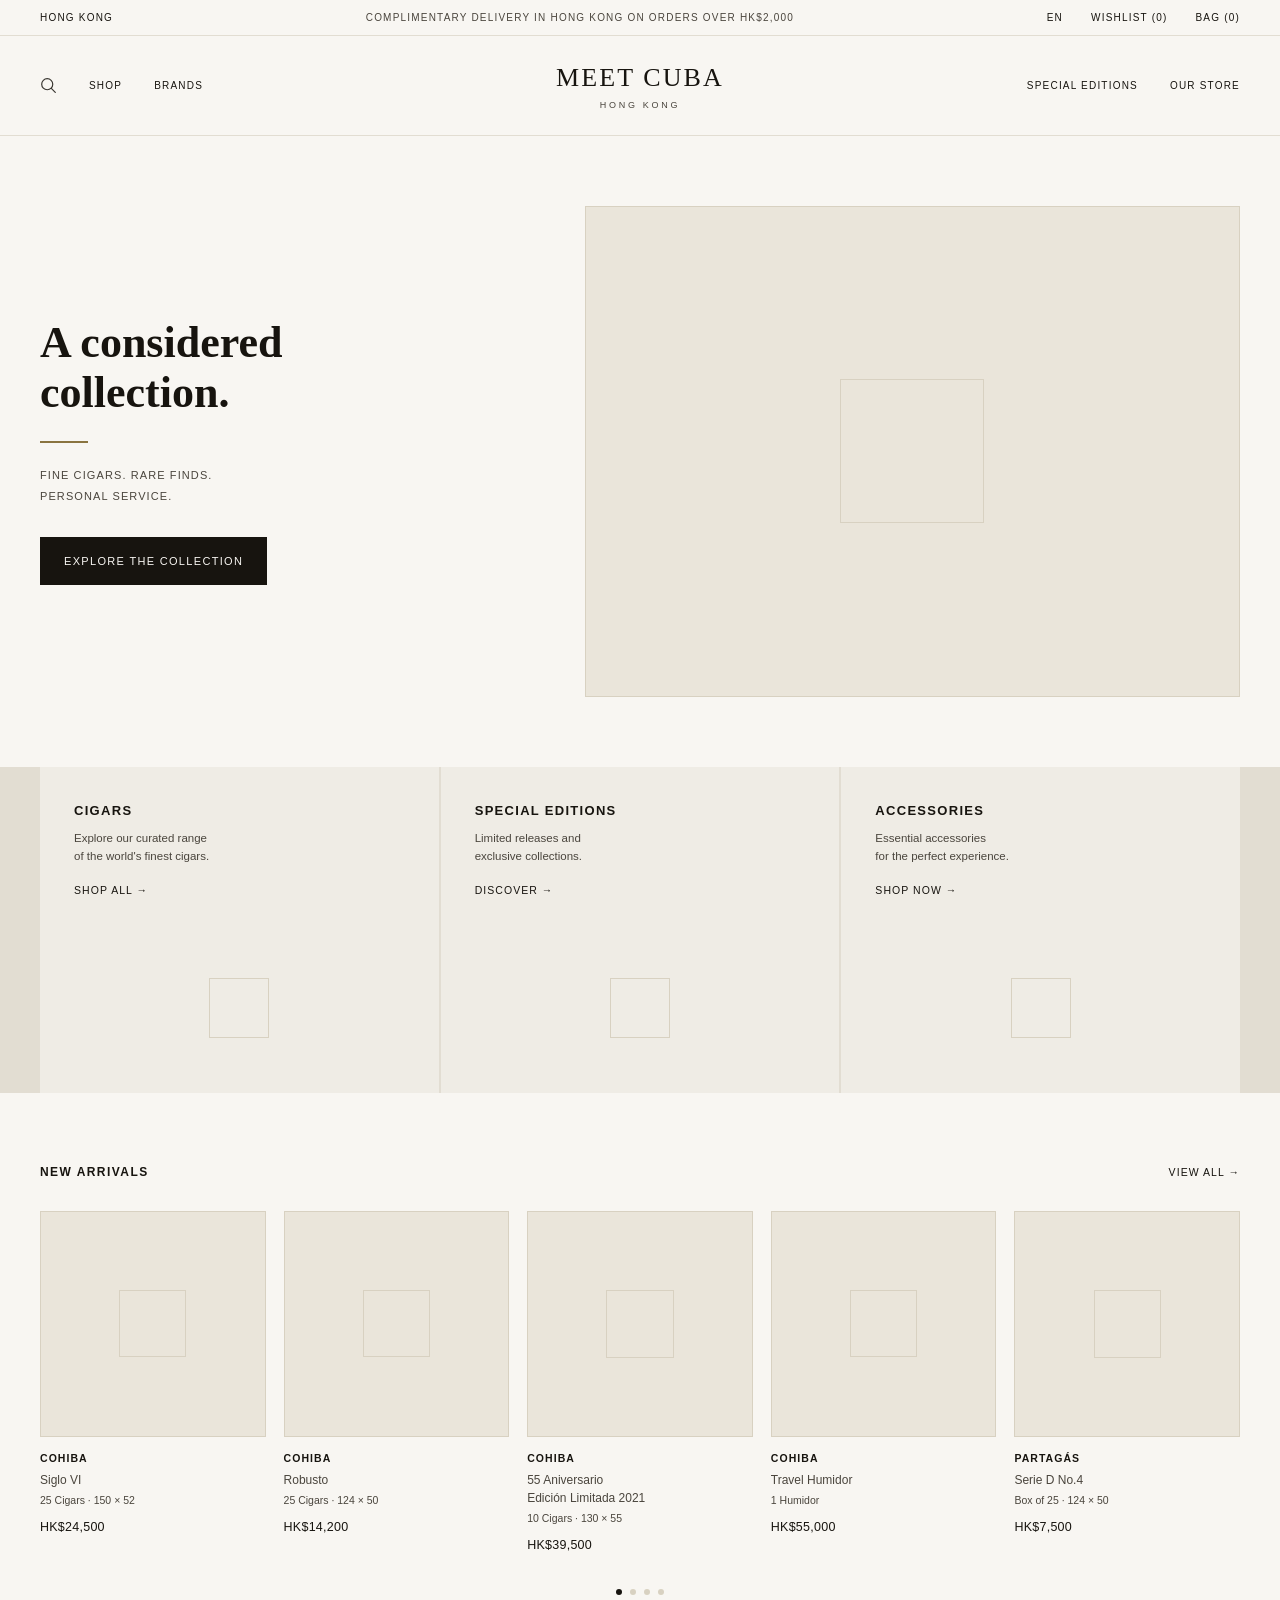
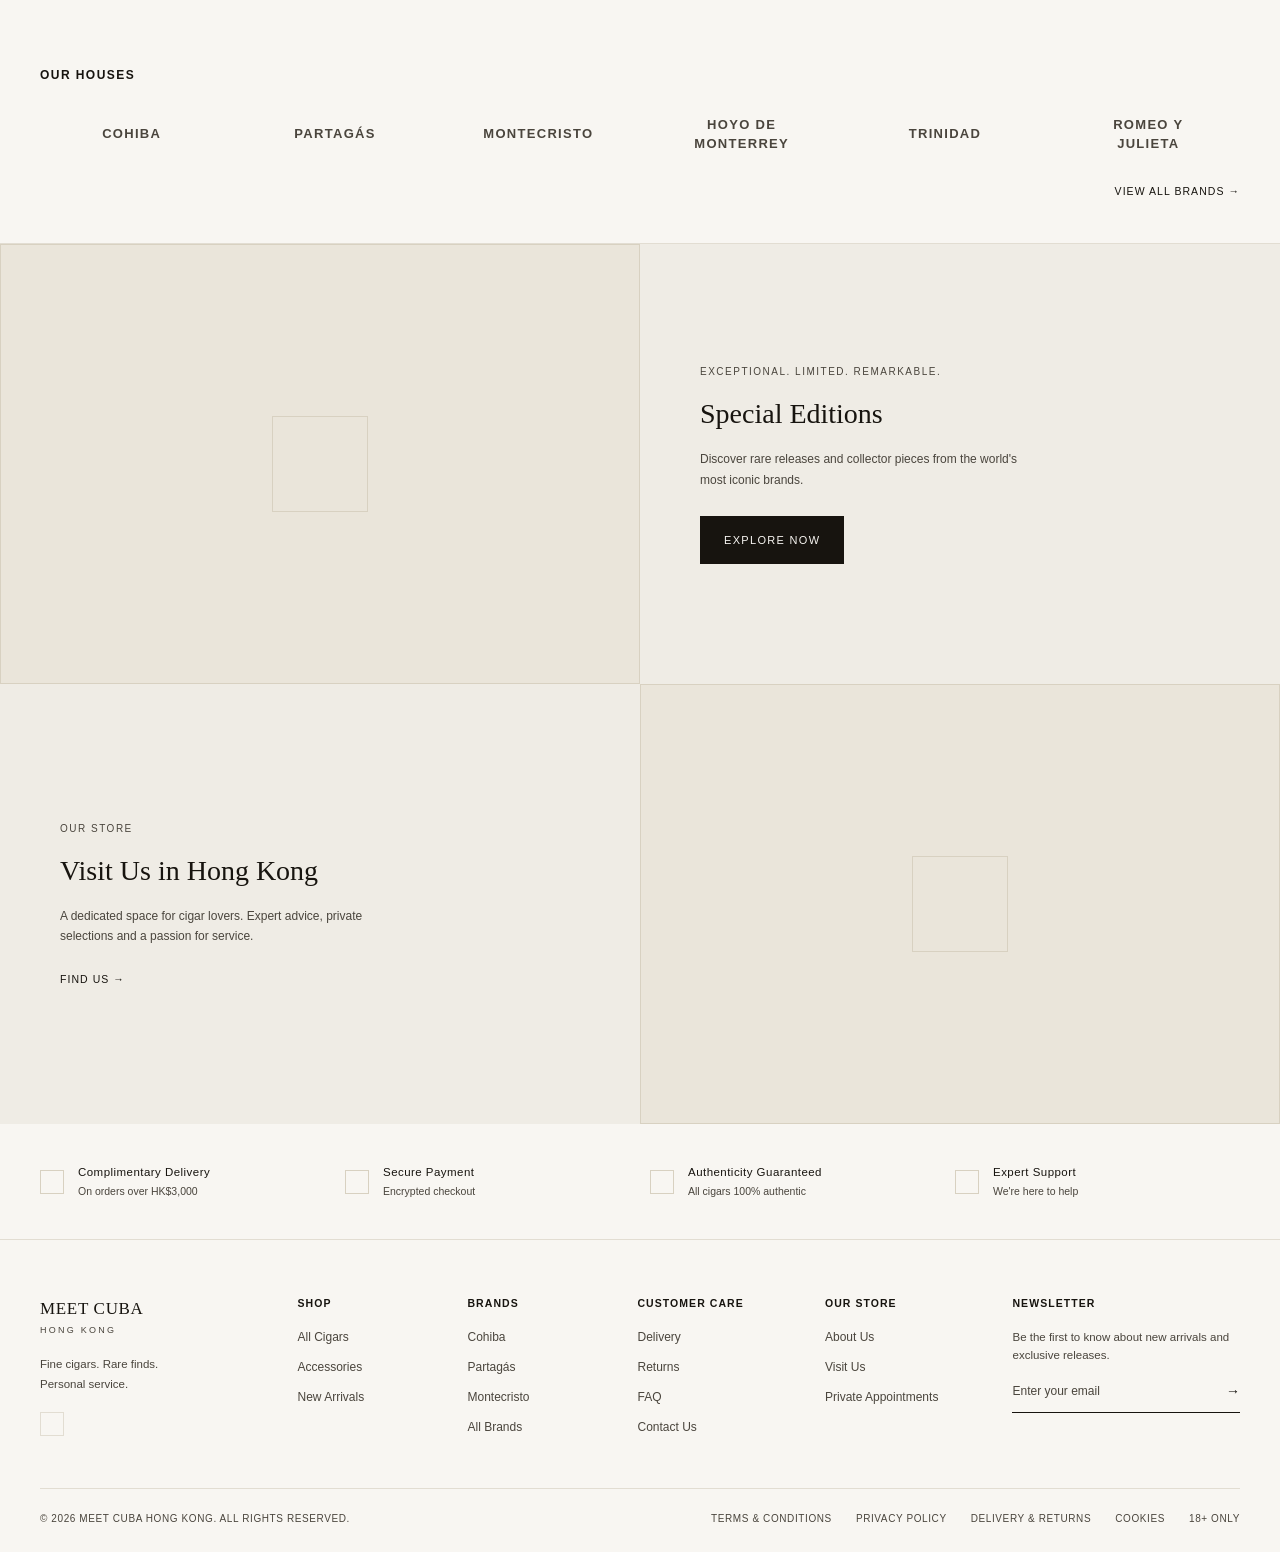
<file: index.html>
<!DOCTYPE html>
<html lang="en">
<head>
<meta charset="UTF-8">
<meta name="viewport" content="width=device-width, initial-scale=1.0">
<title>Meet Cuba — Hong Kong</title>
<link rel="stylesheet" href="mc-footer.css">
<link rel="stylesheet" href="mc-search.css">
<link rel="stylesheet" href="mc-header.css">
<style>
  :root {
    --ink: #17140f;
    --ink-soft: #4a453d;
    --ground: #f8f6f2;
    --ground-alt: #efece5;
    --line: #e2ddd2;
    --placeholder: #eae5da;
    --placeholder-line: #d8d1c1;
    --gold: #8a7440;
  }

  * { box-sizing: border-box; margin: 0; padding: 0; }

  html { overscroll-behavior: none; }

  body {
    overscroll-behavior: none;
    background: var(--ground);
    color: var(--ink);
    font-family: -apple-system, BlinkMacSystemFont, "Helvetica Neue", Arial, sans-serif;
    font-size: 13px;
    line-height: 1.5;
    -webkit-font-smoothing: antialiased;
  }

  a { color: inherit; text-decoration: none; }
  button { font: inherit; color: inherit; background: none; border: none; cursor: pointer; }

  .u-label {
    text-transform: uppercase;
    letter-spacing: 0.12em;
    font-size: 10px;
  }

  section { padding: 0 40px; }

  .btn {
    display: inline-flex;
    align-items: center;
    justify-content: center;
    letter-spacing: 0.12em;
    font-size: 11px;
    padding: 16px 24px;
    transition: opacity 0.2s ease;
  }
  .btn:hover { opacity: 0.8; }
  .btn--primary { background: var(--ink); color: var(--ground); }

  .text-link {
    letter-spacing: 0.1em;
    font-size: 10.5px;
    display: inline-flex;
    align-items: center;
    gap: 6px;
    transition: opacity 0.2s ease;
  }
  .text-link:hover { opacity: 0.65; }

  .placeholder-box {
    background: var(--placeholder);
    border: 1px solid var(--placeholder-line);
  }

  /* Hero */
  .hero {
    display: grid;
    grid-template-columns: 0.85fr 1.15fr;
    gap: 60px;
    align-items: center;
    padding-top: 70px;
    padding-bottom: 70px;
  }
  .hero__eyebrow-rule { width: 48px; height: 2px; background: var(--gold); margin: 22px 0; }
  .hero__title {
    font-family: Georgia, "Times New Roman", serif;
    font-size: 44px;
    line-height: 1.15;
  }
  .hero__copy {
    letter-spacing: 0.1em;
    font-size: 11px;
    color: var(--ink-soft);
    line-height: 1.9;
    margin-bottom: 30px;
  }
  .hero__image {
    aspect-ratio: 4 / 3;
    display: flex;
    align-items: center;
    justify-content: center;
  }
  .hero__image-mark { width: 22%; aspect-ratio: 1; border: 1px solid var(--placeholder-line); }

  /* Category tiles */
  .tiles {
    display: grid;
    grid-template-columns: repeat(3, 1fr);
    gap: 2px;
    background: var(--line);
  }
  .tile {
    background: var(--ground-alt);
    padding: 34px 34px 0;
    display: flex;
    flex-direction: column;
  }
  .tile__title { letter-spacing: 0.1em; font-size: 13px; font-weight: 600; margin-bottom: 8px; }
  .tile__copy { color: var(--ink-soft); font-size: 11.5px; line-height: 1.6; margin-bottom: 18px; }
  .tile__image { height: 170px; margin-top: 24px; display: flex; align-items: center; justify-content: center; }
  .tile__image-mark { width: 60px; height: 60px; border: 1px solid var(--placeholder-line); }

  /* Section heading row */
  .section-heading {
    display: flex;
    align-items: baseline;
    justify-content: space-between;
    padding-top: 70px;
    margin-bottom: 30px;
  }
  .section-heading__title { letter-spacing: 0.12em; font-size: 12px; font-weight: 600; }

  /* Product grid (shared pattern) */
  .product-grid { display: grid; grid-template-columns: repeat(5, 1fr); gap: 24px 18px; }
  .product-card { position: relative; }
  .product-card__image {
    position: relative;
    aspect-ratio: 1 / 1;
    background: var(--placeholder);
    border: 1px solid var(--placeholder-line);
    margin-bottom: 14px;
    display: flex;
    align-items: center;
    justify-content: center;
    transition: opacity 0.3s ease;
  }
  .product-card:hover .product-card__image { opacity: 0.85; }
  .product-card__image-mark { width: 30%; aspect-ratio: 1; border: 1px solid var(--placeholder-line); }
  .product-card__wishlist {
    position: absolute;
    top: 12px; right: 12px;
    width: 26px; height: 26px;
    display: flex;
    align-items: center;
    justify-content: center;
    background: var(--ground);
    border: 1px solid var(--line);
    opacity: 0.85;
    transition: opacity 0.2s ease;
  }
  .product-card__wishlist:hover { opacity: 1; }
  .product-card__brand { letter-spacing: 0.1em; font-size: 10.5px; font-weight: 600; margin-bottom: 4px; }
  .product-card__name { color: var(--ink-soft); font-size: 12px; margin-bottom: 4px; }
  .product-card__spec { color: var(--ink-soft); font-size: 10.5px; margin-bottom: 10px; }
  .product-card__price { font-size: 12.5px; letter-spacing: 0.02em; }

  .dots { display: flex; justify-content: center; gap: 8px; margin-top: 34px; }
  .dots__dot { width: 6px; height: 6px; border-radius: 50%; background: var(--placeholder-line); }
  .dots__dot--active { background: var(--ink); }

  /* Our Houses */
  .houses {
    padding-top: 70px;
    padding-bottom: 44px;
    border-bottom: 1px solid var(--line);
  }
  .houses__row {
    display: flex;
    align-items: center;
    justify-content: space-between;
    gap: 20px;
    margin-top: 30px;
  }
  .house-logo {
    flex: 1;
    text-align: center;
    letter-spacing: 0.1em;
    font-size: 13px;
    font-weight: 600;
    color: var(--ink-soft);
  }
  .houses__view-all { display: flex; justify-content: flex-end; margin-top: 30px; }

  /* Editorial mosaic */
  .mosaic { padding: 0; }
  .mosaic__row {
    display: grid;
    grid-template-columns: 1fr 1fr;
  }
  .mosaic__image { aspect-ratio: 16 / 11; display: flex; align-items: center; justify-content: center; }
  .mosaic__image-mark { width: 15%; aspect-ratio: 1; border: 1px solid var(--placeholder-line); }
  .mosaic__text {
    background: var(--ground-alt);
    display: flex;
    flex-direction: column;
    justify-content: center;
    padding: 60px;
  }
  .mosaic__eyebrow { letter-spacing: 0.15em; font-size: 10px; color: var(--ink-soft); margin-bottom: 14px; }
  .mosaic__heading { font-family: Georgia, "Times New Roman", serif; font-size: 28px; margin-bottom: 14px; }
  .mosaic__copy { color: var(--ink-soft); font-size: 12px; line-height: 1.7; margin-bottom: 26px; max-width: 340px; }

  /* Trust strip */
  .trust-strip {
    display: grid;
    grid-template-columns: repeat(4, 1fr);
    gap: 20px;
    padding: 40px;
    border-bottom: 1px solid var(--line);
  }
  .trust-strip__item { display: flex; align-items: center; gap: 14px; }
  .trust-strip__icon { width: 24px; height: 24px; flex: none; border: 1px solid var(--placeholder-line); }
  .trust-strip__title { font-size: 11.5px; letter-spacing: 0.04em; margin-bottom: 2px; }
  .trust-strip__sub { color: var(--ink-soft); font-size: 10.5px; }

  /* Bag toggle */
  .bag-toggle { cursor: pointer; }

  /* Cart drawer */
  body.cart-open { overflow: hidden; }

  .cart-overlay {
    position: fixed;
    inset: 0;
    background: rgba(23, 20, 15, 0.45);
    opacity: 0;
    pointer-events: none;
    transition: opacity 0.3s ease;
    z-index: 900;
  }
  body.cart-open .cart-overlay { opacity: 1; pointer-events: auto; }

  .cart-drawer {
    position: fixed;
    top: 0; right: 0;
    height: 100vh;
    width: 460px;
    max-width: 92vw;
    background: var(--ground);
    border-left: 1px solid var(--line);
    transform: translateX(100%);
    transition: transform 0.35s ease;
    z-index: 901;
    display: flex;
    flex-direction: column;
  }
  body.cart-open .cart-drawer { transform: translateX(0); }

  .cart-drawer__header {
    display: flex;
    align-items: center;
    justify-content: space-between;
    padding: 40px 40px 0;
  }
  .cart-drawer__title {
    font-family: Georgia, "Times New Roman", serif;
    text-transform: uppercase;
    letter-spacing: 0.04em;
    font-size: 24px;
  }
  .cart-drawer__close { font-size: 20px; line-height: 1; padding: 4px; }
  .cart-drawer__count {
    padding: 10px 40px 20px;
    margin-top: 6px;
    border-bottom: 1px solid var(--line);
    color: var(--ink-soft);
    letter-spacing: 0.1em;
    font-size: 10.5px;
  }
  .cart-drawer__items { flex: 1; overflow-y: auto; padding: 0 40px; }
  .cart-empty { padding: 60px 0; text-align: center; color: var(--ink-soft); font-size: 12px; }

  .cart-item { display: flex; gap: 20px; padding: 26px 0; border-bottom: 1px solid var(--line); }
  .cart-item__image {
    width: 110px; height: 110px; flex: none;
    background: var(--placeholder);
    border: 1px solid var(--placeholder-line);
    display: flex; align-items: center; justify-content: center;
  }
  .cart-item__image-mark { width: 30%; aspect-ratio: 1; border: 1px solid var(--placeholder-line); }
  .cart-item__body { flex: 1; display: flex; flex-direction: column; }
  .cart-item__brand { letter-spacing: 0.1em; font-size: 10px; font-weight: 600; margin-bottom: 6px; }
  .cart-item__name { font-family: Georgia, "Times New Roman", serif; font-size: 17px; margin-bottom: 4px; }
  .cart-item__spec { color: var(--ink-soft); font-size: 11px; margin-bottom: 16px; }
  .cart-item__row { display: flex; align-items: center; justify-content: space-between; margin-bottom: 12px; }
  .cart-item__price { font-size: 13px; }
  .cart-item__remove {
    align-self: flex-start;
    font-size: 10.5px;
    letter-spacing: 0.05em;
    text-decoration: underline;
    color: var(--ink-soft);
  }

  .cart-qty { display: flex; align-items: center; border: 1px solid var(--line); }
  .cart-qty__btn { width: 28px; height: 28px; display: flex; align-items: center; justify-content: center; font-size: 13px; }
  .cart-qty__value { width: 30px; text-align: center; font-size: 12px; }

  .cart-drawer__footer { padding: 22px 40px 32px; border-top: 1px solid var(--line); }
  .cart-drawer__footer .btn { width: 100%; flex: none; }
  .cart-subtotal-row {
    display: flex; justify-content: space-between;
    letter-spacing: 0.08em; font-size: 12px; font-weight: 600;
    margin-bottom: 20px;
  }
  .cart-delivery {
    display: flex; align-items: center; justify-content: space-between;
    font-size: 11px; color: var(--ink-soft); margin-bottom: 10px;
  }
  .cart-progress { height: 2px; background: var(--line); margin-bottom: 22px; }
  .cart-progress__fill { height: 100%; width: 0%; background: var(--ink); transition: width 0.3s ease; }
  .btn--outline-full {
    display: block;
    width: 100%;
    text-align: center;
    border: 1px solid var(--ink);
    padding: 15px;
    letter-spacing: 0.12em;
    font-size: 11px;
    margin-top: 12px;
    transition: opacity 0.2s ease;
  }
  .btn--outline-full:hover { opacity: 0.7; }
  .cart-secure {
    display: flex; align-items: center; justify-content: center; gap: 6px;
    margin-top: 16px;
    color: var(--ink-soft);
    font-size: 10px;
    letter-spacing: 0.05em;
  }
</style>
</head>
<body>

  <div id="site-header"></div>
  <script src="mc-header.js"></script>

  <div id="site-search"></div>

  <section class="hero">
    <div>
      <h1 class="hero__title">A considered<br>collection.</h1>
      <div class="hero__eyebrow-rule"></div>
      <div class="hero__copy">FINE CIGARS. RARE FINDS.<br>PERSONAL SERVICE.</div>
      <a class="btn btn--primary" href="shop.html">EXPLORE THE COLLECTION</a>
    </div>
    <div class="hero__image placeholder-box">
      <div class="hero__image-mark"></div>
    </div>
  </section>

  <section class="tiles" style="padding: 0 40px;">
    <div class="tile">
      <div class="tile__title">CIGARS</div>
      <div class="tile__copy">Explore our curated range<br>of the world's finest cigars.</div>
      <a class="text-link" href="shop.html">SHOP ALL →</a>
      <div class="tile__image">
        <div class="tile__image-mark"></div>
      </div>
    </div>
    <div class="tile">
      <div class="tile__title">SPECIAL EDITIONS</div>
      <div class="tile__copy">Limited releases and<br>exclusive collections.</div>
      <a class="text-link" href="#">DISCOVER →</a>
      <div class="tile__image">
        <div class="tile__image-mark"></div>
      </div>
    </div>
    <div class="tile">
      <div class="tile__title">ACCESSORIES</div>
      <div class="tile__copy">Essential accessories<br>for the perfect experience.</div>
      <a class="text-link" href="#">SHOP NOW →</a>
      <div class="tile__image">
        <div class="tile__image-mark"></div>
      </div>
    </div>
  </section>

  <section>
    <div class="section-heading">
      <span class="section-heading__title">NEW ARRIVALS</span>
      <a class="text-link" href="shop.html">VIEW ALL →</a>
    </div>
    <div class="product-grid">

      <article class="product-card">
        <div class="product-card__wishlist">♡</div>
        <div class="product-card__image"><div class="product-card__image-mark"></div></div>
        <div class="product-card__brand">COHIBA</div>
        <div class="product-card__name">Siglo VI</div>
        <div class="product-card__spec">25 Cigars · 150 × 52</div>
        <div class="product-card__price">HK$24,500</div>
      </article>

      <article class="product-card">
        <div class="product-card__wishlist">♡</div>
        <div class="product-card__image"><div class="product-card__image-mark"></div></div>
        <div class="product-card__brand">COHIBA</div>
        <div class="product-card__name">Robusto</div>
        <div class="product-card__spec">25 Cigars · 124 × 50</div>
        <div class="product-card__price">HK$14,200</div>
      </article>

      <article class="product-card">
        <div class="product-card__wishlist">♡</div>
        <div class="product-card__image"><div class="product-card__image-mark"></div></div>
        <div class="product-card__brand">COHIBA</div>
        <div class="product-card__name">55 Aniversario<br>Edición Limitada 2021</div>
        <div class="product-card__spec">10 Cigars · 130 × 55</div>
        <div class="product-card__price">HK$39,500</div>
      </article>

      <article class="product-card">
        <div class="product-card__wishlist">♡</div>
        <div class="product-card__image"><div class="product-card__image-mark"></div></div>
        <div class="product-card__brand">COHIBA</div>
        <div class="product-card__name">Travel Humidor</div>
        <div class="product-card__spec">1 Humidor</div>
        <div class="product-card__price">HK$55,000</div>
      </article>

      <a class="product-card" href="product.html">
        <div class="product-card__wishlist">♡</div>
        <div class="product-card__image"><div class="product-card__image-mark"></div></div>
        <div class="product-card__brand">PARTAGÁS</div>
        <div class="product-card__name">Serie D No.4</div>
        <div class="product-card__spec">Box of 25 · 124 × 50</div>
        <div class="product-card__price">HK$7,500</div>
      </a>

    </div>
    <div class="dots">
      <span class="dots__dot dots__dot--active"></span>
      <span class="dots__dot"></span>
      <span class="dots__dot"></span>
      <span class="dots__dot"></span>
    </div>
  </section>

  <section class="houses">
    <span class="section-heading__title" style="padding-top:0;">OUR HOUSES</span>
    <div class="houses__row">
      <div class="house-logo">COHIBA</div>
      <div class="house-logo">PARTAGÁS</div>
      <div class="house-logo">MONTECRISTO</div>
      <div class="house-logo">HOYO DE<br>MONTERREY</div>
      <div class="house-logo">TRINIDAD</div>
      <div class="house-logo">ROMEO Y<br>JULIETA</div>
    </div>
    <div class="houses__view-all">
      <a class="text-link" href="brands.html">VIEW ALL BRANDS →</a>
    </div>
  </section>

  <section class="mosaic" style="padding: 0;">
    <div class="mosaic__row">
      <div class="mosaic__image placeholder-box"><div class="mosaic__image-mark"></div></div>
      <div class="mosaic__text">
        <div class="mosaic__eyebrow">EXCEPTIONAL. LIMITED. REMARKABLE.</div>
        <div class="mosaic__heading">Special Editions</div>
        <div class="mosaic__copy">Discover rare releases and collector pieces from the world's most iconic brands.</div>
        <a class="btn btn--primary" href="#" style="align-self:flex-start;">EXPLORE NOW</a>
      </div>
    </div>
    <div class="mosaic__row">
      <div class="mosaic__text">
        <div class="mosaic__eyebrow">OUR STORE</div>
        <div class="mosaic__heading">Visit Us in Hong Kong</div>
        <div class="mosaic__copy">A dedicated space for cigar lovers. Expert advice, private selections and a passion for service.</div>
        <a class="text-link" href="store.html" style="align-self:flex-start;">FIND US →</a>
      </div>
      <div class="mosaic__image placeholder-box"><div class="mosaic__image-mark"></div></div>
    </div>
  </section>

  <section class="trust-strip">
    <div class="trust-strip__item">
      <div class="trust-strip__icon"></div>
      <div>
        <div class="trust-strip__title">Complimentary Delivery</div>
        <div class="trust-strip__sub">On orders over HK$3,000</div>
      </div>
    </div>
    <div class="trust-strip__item">
      <div class="trust-strip__icon"></div>
      <div>
        <div class="trust-strip__title">Secure Payment</div>
        <div class="trust-strip__sub">Encrypted checkout</div>
      </div>
    </div>
    <div class="trust-strip__item">
      <div class="trust-strip__icon"></div>
      <div>
        <div class="trust-strip__title">Authenticity Guaranteed</div>
        <div class="trust-strip__sub">All cigars 100% authentic</div>
      </div>
    </div>
    <div class="trust-strip__item">
      <div class="trust-strip__icon"></div>
      <div>
        <div class="trust-strip__title">Expert Support</div>
        <div class="trust-strip__sub">We're here to help</div>
      </div>
    </div>
  </section>

  <div id="site-footer"></div>

  <div class="cart-overlay" id="cartOverlay"></div>
  <aside class="cart-drawer" id="cartDrawer">
    <div class="cart-drawer__header">
      <h2 class="cart-drawer__title">Your Bag</h2>
      <button class="cart-drawer__close" id="cartClose" type="button" aria-label="Close bag">×</button>
    </div>
    <div class="cart-drawer__count" id="cartItemsLabel">0 ITEMS</div>
    <div class="cart-drawer__items" id="cartItems"></div>
    <div class="cart-drawer__footer">
      <div class="cart-subtotal-row">
        <span>SUBTOTAL</span>
        <span id="cartSubtotal">HK$0</span>
      </div>
      <div class="cart-delivery">
        <span id="cartDeliveryText">Add HK$2,000 more for free delivery</span>
        <span id="cartDeliveryCheck" style="display:none;">✓</span>
      </div>
      <div class="cart-progress"><div class="cart-progress__fill" id="cartProgressFill"></div></div>
      <a class="btn btn--primary" href="#">CHECKOUT</a>
      <a class="btn--outline-full" href="#">VIEW BAG</a>
      <div class="cart-secure">🔒 Secure checkout</div>
    </div>
  </aside>
  <script src="mc-cart.js"></script>
  <script src="mc-wishlist.js"></script>
  <script src="mc-footer.js"></script>
  <script src="mc-search.js"></script>
</body>
</html>
</file>
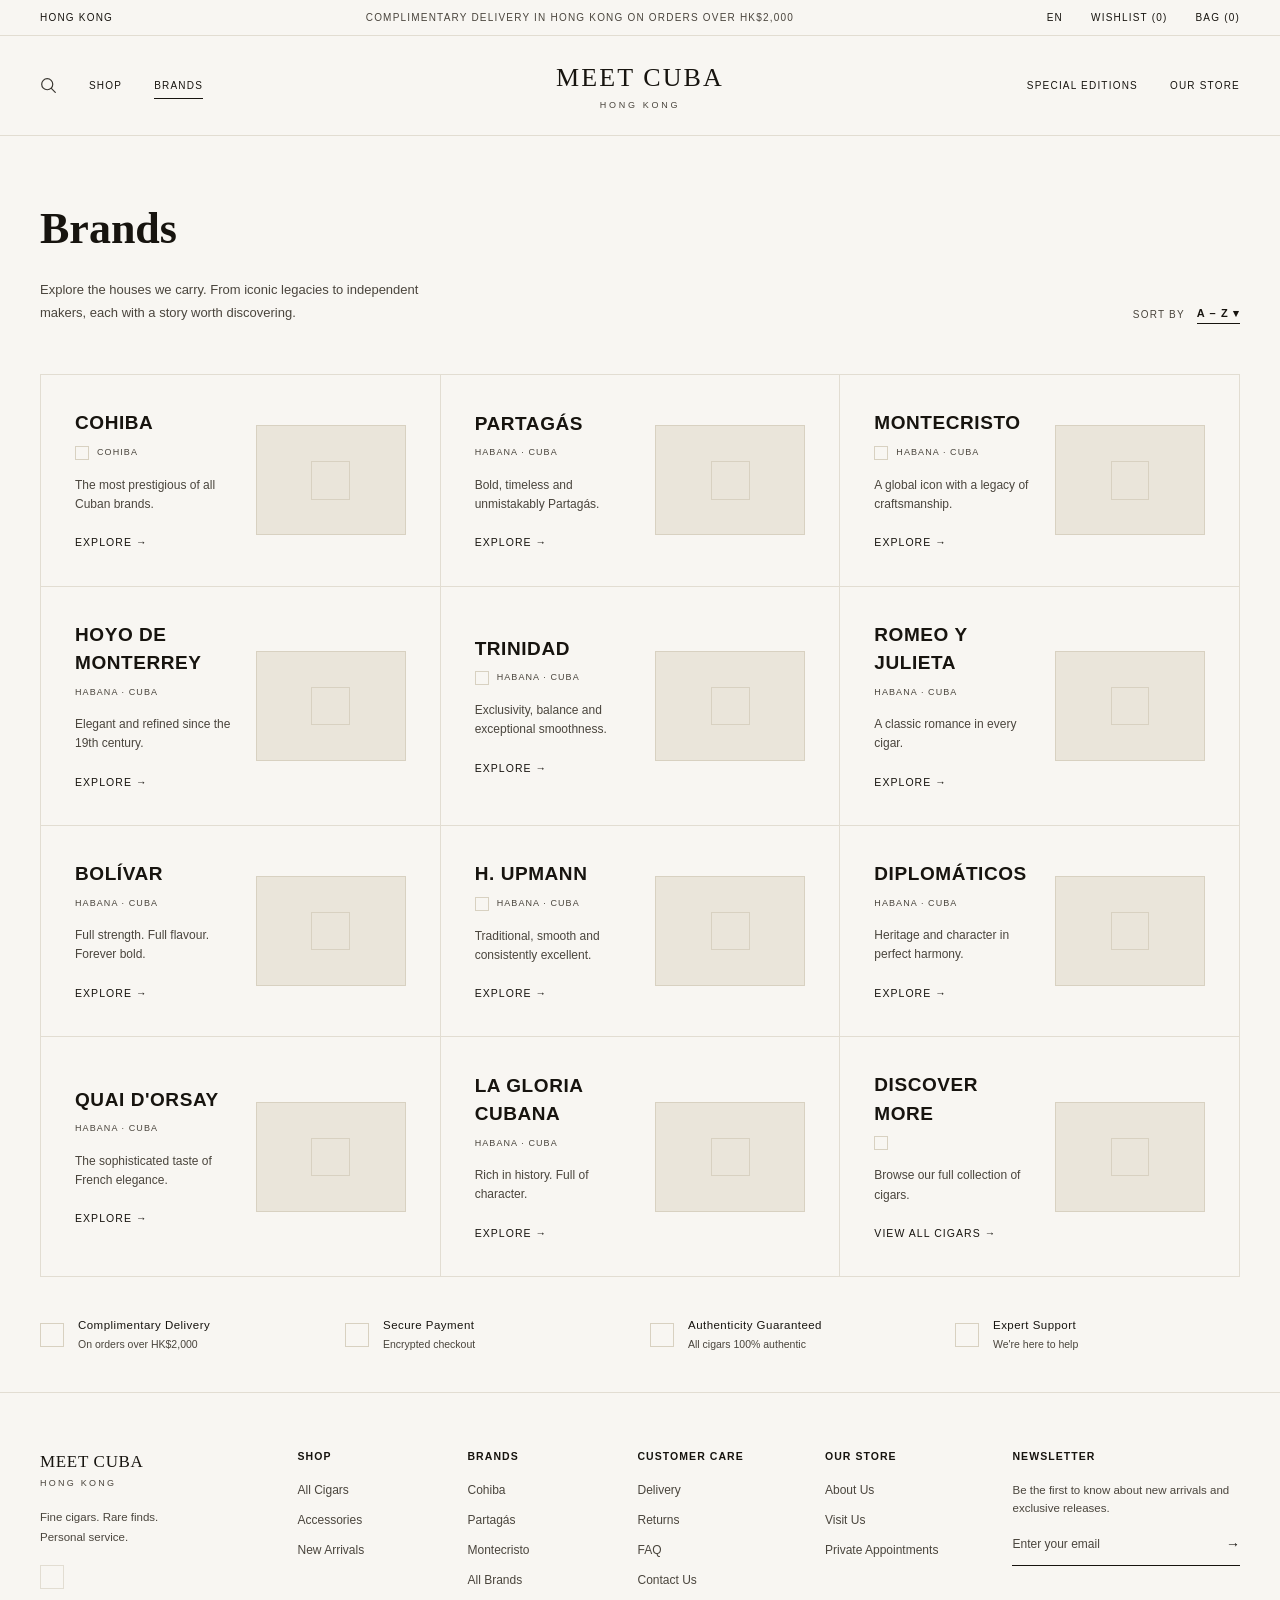
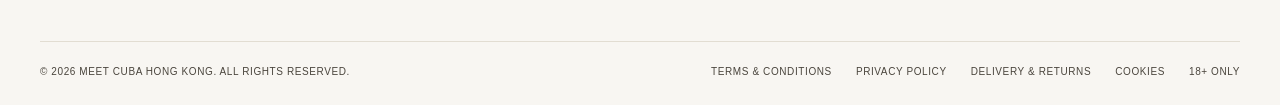
<file: brands.html>
<!DOCTYPE html>
<html lang="en">
<head>
<meta charset="UTF-8">
<meta name="viewport" content="width=device-width, initial-scale=1.0">
<title>Brands — Meet Cuba, Hong Kong</title>
<link rel="stylesheet" href="mc-footer.css">
<link rel="stylesheet" href="mc-search.css">
<link rel="stylesheet" href="mc-header.css">
<style>
  :root {
    --ink: #17140f;
    --ink-soft: #4a453d;
    --ground: #f8f6f2;
    --ground-alt: #efece5;
    --line: #e2ddd2;
    --placeholder: #eae5da;
    --placeholder-line: #d8d1c1;
    --gold: #8a7440;
  }

  * { box-sizing: border-box; margin: 0; padding: 0; }

  html { overscroll-behavior: none; }

  body {
    overscroll-behavior: none;
    background: var(--ground);
    color: var(--ink);
    font-family: -apple-system, BlinkMacSystemFont, "Helvetica Neue", Arial, sans-serif;
    font-size: 13px;
    line-height: 1.5;
    -webkit-font-smoothing: antialiased;
  }

  a { color: inherit; text-decoration: none; }
  button { font: inherit; color: inherit; background: none; border: none; cursor: pointer; }

  .u-label {
    text-transform: uppercase;
    letter-spacing: 0.12em;
    font-size: 10px;
  }

  section { padding: 0 40px; }

  .btn {
    display: inline-flex;
    align-items: center;
    justify-content: center;
    letter-spacing: 0.12em;
    font-size: 11px;
    padding: 16px 24px;
    transition: opacity 0.2s ease;
  }
  .btn:hover { opacity: 0.8; }
  .btn--primary { background: var(--ink); color: var(--ground); }

  .text-link {
    letter-spacing: 0.1em;
    font-size: 10.5px;
    display: inline-flex;
    align-items: center;
    gap: 6px;
    transition: opacity 0.2s ease;
  }
  .text-link:hover { opacity: 0.65; }

  .placeholder-box {
    background: var(--placeholder);
    border: 1px solid var(--placeholder-line);
  }

  /* Brands header */
  .brands-header {
    display: flex;
    justify-content: space-between;
    align-items: flex-end;
    gap: 40px;
    padding-top: 60px;
    padding-bottom: 50px;
  }
  .brands-header__title {
    font-family: Georgia, "Times New Roman", serif;
    font-size: 44px;
    margin-bottom: 16px;
  }
  .brands-header__copy {
    color: var(--ink-soft);
    font-size: 13px;
    line-height: 1.8;
    max-width: 380px;
  }
  .brands-sort {
    display: flex;
    align-items: center;
    gap: 12px;
    white-space: nowrap;
  }
  .brands-sort__label { letter-spacing: 0.12em; font-size: 10px; color: var(--ink-soft); }
  .brands-sort__value {
    letter-spacing: 0.1em;
    font-size: 11px;
    font-weight: 600;
    border-bottom: 1px solid var(--ink);
    padding-bottom: 2px;
  }

  /* Brands grid */
  .brands-grid {
    display: grid;
    grid-template-columns: repeat(3, 1fr);
    border-top: 1px solid var(--line);
    border-left: 1px solid var(--line);
  }
  .brand-card {
    display: flex;
    align-items: center;
    justify-content: space-between;
    gap: 20px;
    padding: 34px;
    border-right: 1px solid var(--line);
    border-bottom: 1px solid var(--line);
    transition: opacity 0.2s ease;
  }
  .brand-card:hover { opacity: 0.85; }
  .brand-card__body { flex: 1; min-width: 0; }
  .brand-card__name {
    font-size: 19px;
    font-weight: 700;
    letter-spacing: 0.03em;
    margin-bottom: 8px;
  }
  .brand-card__meta {
    display: flex;
    align-items: center;
    gap: 8px;
    color: var(--ink-soft);
    letter-spacing: 0.12em;
    font-size: 9px;
    margin-bottom: 16px;
  }
  .brand-card__meta-mark { width: 14px; height: 14px; border: 1px solid var(--placeholder-line); flex: none; }
  .brand-card__copy { color: var(--ink-soft); font-size: 12px; line-height: 1.6; margin-bottom: 18px; }
  .brand-card__image {
    width: 150px;
    height: 110px;
    flex: none;
    background: var(--placeholder);
    border: 1px solid var(--placeholder-line);
    display: flex;
    align-items: center;
    justify-content: center;
  }
  .brand-card__image-mark { width: 26%; aspect-ratio: 1; border: 1px solid var(--placeholder-line); }

  /* Trust strip */
  .trust-strip {
    display: grid;
    grid-template-columns: repeat(4, 1fr);
    gap: 20px;
    padding: 40px;
    border-bottom: 1px solid var(--line);
  }
  .trust-strip__item { display: flex; align-items: center; gap: 14px; }
  .trust-strip__icon { width: 24px; height: 24px; flex: none; border: 1px solid var(--placeholder-line); }
  .trust-strip__title { font-size: 11.5px; letter-spacing: 0.04em; margin-bottom: 2px; }
  .trust-strip__sub { color: var(--ink-soft); font-size: 10.5px; }


  /* Bag toggle */
  .bag-toggle { cursor: pointer; }

  /* Cart drawer */
  body.cart-open { overflow: hidden; }

  .cart-overlay {
    position: fixed;
    inset: 0;
    background: rgba(23, 20, 15, 0.45);
    opacity: 0;
    pointer-events: none;
    transition: opacity 0.3s ease;
    z-index: 900;
  }
  body.cart-open .cart-overlay { opacity: 1; pointer-events: auto; }

  .cart-drawer {
    position: fixed;
    top: 0; right: 0;
    height: 100vh;
    width: 460px;
    max-width: 92vw;
    background: var(--ground);
    border-left: 1px solid var(--line);
    transform: translateX(100%);
    transition: transform 0.35s ease;
    z-index: 901;
    display: flex;
    flex-direction: column;
  }
  body.cart-open .cart-drawer { transform: translateX(0); }

  .cart-drawer__header {
    display: flex;
    align-items: center;
    justify-content: space-between;
    padding: 40px 40px 0;
  }
  .cart-drawer__title {
    font-family: Georgia, "Times New Roman", serif;
    text-transform: uppercase;
    letter-spacing: 0.04em;
    font-size: 24px;
  }
  .cart-drawer__close { font-size: 20px; line-height: 1; padding: 4px; }
  .cart-drawer__count {
    padding: 10px 40px 20px;
    margin-top: 6px;
    border-bottom: 1px solid var(--line);
    color: var(--ink-soft);
    letter-spacing: 0.1em;
    font-size: 10.5px;
  }
  .cart-drawer__items { flex: 1; overflow-y: auto; padding: 0 40px; }
  .cart-empty { padding: 60px 0; text-align: center; color: var(--ink-soft); font-size: 12px; }

  .cart-item { display: flex; gap: 20px; padding: 26px 0; border-bottom: 1px solid var(--line); }
  .cart-item__image {
    width: 110px; height: 110px; flex: none;
    background: var(--placeholder);
    border: 1px solid var(--placeholder-line);
    display: flex; align-items: center; justify-content: center;
  }
  .cart-item__image-mark { width: 30%; aspect-ratio: 1; border: 1px solid var(--placeholder-line); }
  .cart-item__body { flex: 1; display: flex; flex-direction: column; }
  .cart-item__brand { letter-spacing: 0.1em; font-size: 10px; font-weight: 600; margin-bottom: 6px; }
  .cart-item__name { font-family: Georgia, "Times New Roman", serif; font-size: 17px; margin-bottom: 4px; }
  .cart-item__spec { color: var(--ink-soft); font-size: 11px; margin-bottom: 16px; }
  .cart-item__row { display: flex; align-items: center; justify-content: space-between; margin-bottom: 12px; }
  .cart-item__price { font-size: 13px; }
  .cart-item__remove {
    align-self: flex-start;
    font-size: 10.5px;
    letter-spacing: 0.05em;
    text-decoration: underline;
    color: var(--ink-soft);
  }

  .cart-qty { display: flex; align-items: center; border: 1px solid var(--line); }
  .cart-qty__btn { width: 28px; height: 28px; display: flex; align-items: center; justify-content: center; font-size: 13px; }
  .cart-qty__value { width: 30px; text-align: center; font-size: 12px; }

  .cart-drawer__footer { padding: 22px 40px 32px; border-top: 1px solid var(--line); }
  .cart-drawer__footer .btn { width: 100%; flex: none; }
  .cart-subtotal-row {
    display: flex; justify-content: space-between;
    letter-spacing: 0.08em; font-size: 12px; font-weight: 600;
    margin-bottom: 20px;
  }
  .cart-delivery {
    display: flex; align-items: center; justify-content: space-between;
    font-size: 11px; color: var(--ink-soft); margin-bottom: 10px;
  }
  .cart-progress { height: 2px; background: var(--line); margin-bottom: 22px; }
  .cart-progress__fill { height: 100%; width: 0%; background: var(--ink); transition: width 0.3s ease; }
  .btn--outline-full {
    display: block;
    width: 100%;
    text-align: center;
    border: 1px solid var(--ink);
    padding: 15px;
    letter-spacing: 0.12em;
    font-size: 11px;
    margin-top: 12px;
    transition: opacity 0.2s ease;
  }
  .btn--outline-full:hover { opacity: 0.7; }
  .cart-secure {
    display: flex; align-items: center; justify-content: center; gap: 6px;
    margin-top: 16px;
    color: var(--ink-soft);
    font-size: 10px;
    letter-spacing: 0.05em;
  }
</style>
</head>
<body data-nav-active="brands">

  <div id="site-header"></div>
  <script src="mc-header.js"></script>

  <div id="site-search"></div>

  <section class="brands-header">
    <div>
      <h1 class="brands-header__title">Brands</h1>
      <p class="brands-header__copy">Explore the houses we carry. From iconic legacies to independent makers, each with a story worth discovering.</p>
    </div>
    <div class="brands-sort">
      <span class="brands-sort__label">SORT BY</span>
      <span class="brands-sort__value">A – Z ▾</span>
    </div>
  </section>

  <section style="padding: 0 40px;">
    <div class="brands-grid">

      <a class="brand-card" href="shop.html">
        <div class="brand-card__body">
          <div class="brand-card__name">COHIBA</div>
          <div class="brand-card__meta"><span class="brand-card__meta-mark"></span>COHIBA</div>
          <div class="brand-card__copy">The most prestigious of all Cuban brands.</div>
          <span class="text-link">EXPLORE →</span>
        </div>
        <div class="brand-card__image"><div class="brand-card__image-mark"></div></div>
      </a>

      <a class="brand-card" href="shop.html">
        <div class="brand-card__body">
          <div class="brand-card__name">PARTAGÁS</div>
          <div class="brand-card__meta">HABANA · CUBA</div>
          <div class="brand-card__copy">Bold, timeless and unmistakably Partagás.</div>
          <span class="text-link">EXPLORE →</span>
        </div>
        <div class="brand-card__image"><div class="brand-card__image-mark"></div></div>
      </a>

      <a class="brand-card" href="shop.html">
        <div class="brand-card__body">
          <div class="brand-card__name">MONTECRISTO</div>
          <div class="brand-card__meta"><span class="brand-card__meta-mark"></span>HABANA · CUBA</div>
          <div class="brand-card__copy">A global icon with a legacy of craftsmanship.</div>
          <span class="text-link">EXPLORE →</span>
        </div>
        <div class="brand-card__image"><div class="brand-card__image-mark"></div></div>
      </a>

      <a class="brand-card" href="shop.html">
        <div class="brand-card__body">
          <div class="brand-card__name">HOYO DE MONTERREY</div>
          <div class="brand-card__meta">HABANA · CUBA</div>
          <div class="brand-card__copy">Elegant and refined since the 19th century.</div>
          <span class="text-link">EXPLORE →</span>
        </div>
        <div class="brand-card__image"><div class="brand-card__image-mark"></div></div>
      </a>

      <a class="brand-card" href="shop.html">
        <div class="brand-card__body">
          <div class="brand-card__name">TRINIDAD</div>
          <div class="brand-card__meta"><span class="brand-card__meta-mark"></span>HABANA · CUBA</div>
          <div class="brand-card__copy">Exclusivity, balance and exceptional smoothness.</div>
          <span class="text-link">EXPLORE →</span>
        </div>
        <div class="brand-card__image"><div class="brand-card__image-mark"></div></div>
      </a>

      <a class="brand-card" href="shop.html">
        <div class="brand-card__body">
          <div class="brand-card__name">ROMEO Y JULIETA</div>
          <div class="brand-card__meta">HABANA · CUBA</div>
          <div class="brand-card__copy">A classic romance in every cigar.</div>
          <span class="text-link">EXPLORE →</span>
        </div>
        <div class="brand-card__image"><div class="brand-card__image-mark"></div></div>
      </a>

      <a class="brand-card" href="shop.html">
        <div class="brand-card__body">
          <div class="brand-card__name">BOLÍVAR</div>
          <div class="brand-card__meta">HABANA · CUBA</div>
          <div class="brand-card__copy">Full strength. Full flavour. Forever bold.</div>
          <span class="text-link">EXPLORE →</span>
        </div>
        <div class="brand-card__image"><div class="brand-card__image-mark"></div></div>
      </a>

      <a class="brand-card" href="shop.html">
        <div class="brand-card__body">
          <div class="brand-card__name">H. UPMANN</div>
          <div class="brand-card__meta"><span class="brand-card__meta-mark"></span>HABANA · CUBA</div>
          <div class="brand-card__copy">Traditional, smooth and consistently excellent.</div>
          <span class="text-link">EXPLORE →</span>
        </div>
        <div class="brand-card__image"><div class="brand-card__image-mark"></div></div>
      </a>

      <a class="brand-card" href="shop.html">
        <div class="brand-card__body">
          <div class="brand-card__name">DIPLOMÁTICOS</div>
          <div class="brand-card__meta">HABANA · CUBA</div>
          <div class="brand-card__copy">Heritage and character in perfect harmony.</div>
          <span class="text-link">EXPLORE →</span>
        </div>
        <div class="brand-card__image"><div class="brand-card__image-mark"></div></div>
      </a>

      <a class="brand-card" href="shop.html">
        <div class="brand-card__body">
          <div class="brand-card__name">QUAI D'ORSAY</div>
          <div class="brand-card__meta">HABANA · CUBA</div>
          <div class="brand-card__copy">The sophisticated taste of French elegance.</div>
          <span class="text-link">EXPLORE →</span>
        </div>
        <div class="brand-card__image"><div class="brand-card__image-mark"></div></div>
      </a>

      <a class="brand-card" href="shop.html">
        <div class="brand-card__body">
          <div class="brand-card__name">LA GLORIA CUBANA</div>
          <div class="brand-card__meta">HABANA · CUBA</div>
          <div class="brand-card__copy">Rich in history. Full of character.</div>
          <span class="text-link">EXPLORE →</span>
        </div>
        <div class="brand-card__image"><div class="brand-card__image-mark"></div></div>
      </a>

      <a class="brand-card" href="shop.html">
        <div class="brand-card__body">
          <div class="brand-card__name">DISCOVER MORE</div>
          <div class="brand-card__meta"><span class="brand-card__meta-mark"></span></div>
          <div class="brand-card__copy">Browse our full collection of cigars.</div>
          <span class="text-link">VIEW ALL CIGARS →</span>
        </div>
        <div class="brand-card__image"><div class="brand-card__image-mark"></div></div>
      </a>

    </div>
  </section>

  <section class="trust-strip">
    <div class="trust-strip__item">
      <div class="trust-strip__icon"></div>
      <div>
        <div class="trust-strip__title">Complimentary Delivery</div>
        <div class="trust-strip__sub">On orders over HK$2,000</div>
      </div>
    </div>
    <div class="trust-strip__item">
      <div class="trust-strip__icon"></div>
      <div>
        <div class="trust-strip__title">Secure Payment</div>
        <div class="trust-strip__sub">Encrypted checkout</div>
      </div>
    </div>
    <div class="trust-strip__item">
      <div class="trust-strip__icon"></div>
      <div>
        <div class="trust-strip__title">Authenticity Guaranteed</div>
        <div class="trust-strip__sub">All cigars 100% authentic</div>
      </div>
    </div>
    <div class="trust-strip__item">
      <div class="trust-strip__icon"></div>
      <div>
        <div class="trust-strip__title">Expert Support</div>
        <div class="trust-strip__sub">We're here to help</div>
      </div>
    </div>
  </section>

  <div id="site-footer"></div>

  <div class="cart-overlay" id="cartOverlay"></div>
  <aside class="cart-drawer" id="cartDrawer">
    <div class="cart-drawer__header">
      <h2 class="cart-drawer__title">Your Bag</h2>
      <button class="cart-drawer__close" id="cartClose" type="button" aria-label="Close bag">×</button>
    </div>
    <div class="cart-drawer__count" id="cartItemsLabel">0 ITEMS</div>
    <div class="cart-drawer__items" id="cartItems"></div>
    <div class="cart-drawer__footer">
      <div class="cart-subtotal-row">
        <span>SUBTOTAL</span>
        <span id="cartSubtotal">HK$0</span>
      </div>
      <div class="cart-delivery">
        <span id="cartDeliveryText">Add HK$2,000 more for free delivery</span>
        <span id="cartDeliveryCheck" style="display:none;">✓</span>
      </div>
      <div class="cart-progress"><div class="cart-progress__fill" id="cartProgressFill"></div></div>
      <a class="btn btn--primary" href="#">CHECKOUT</a>
      <a class="btn--outline-full" href="#">VIEW BAG</a>
      <div class="cart-secure">🔒 Secure checkout</div>
    </div>
  </aside>
  <script src="mc-cart.js"></script>
  <script src="mc-wishlist.js"></script>
  <script src="mc-footer.js"></script>
  <script src="mc-search.js"></script>
</body>
</html>
</file>
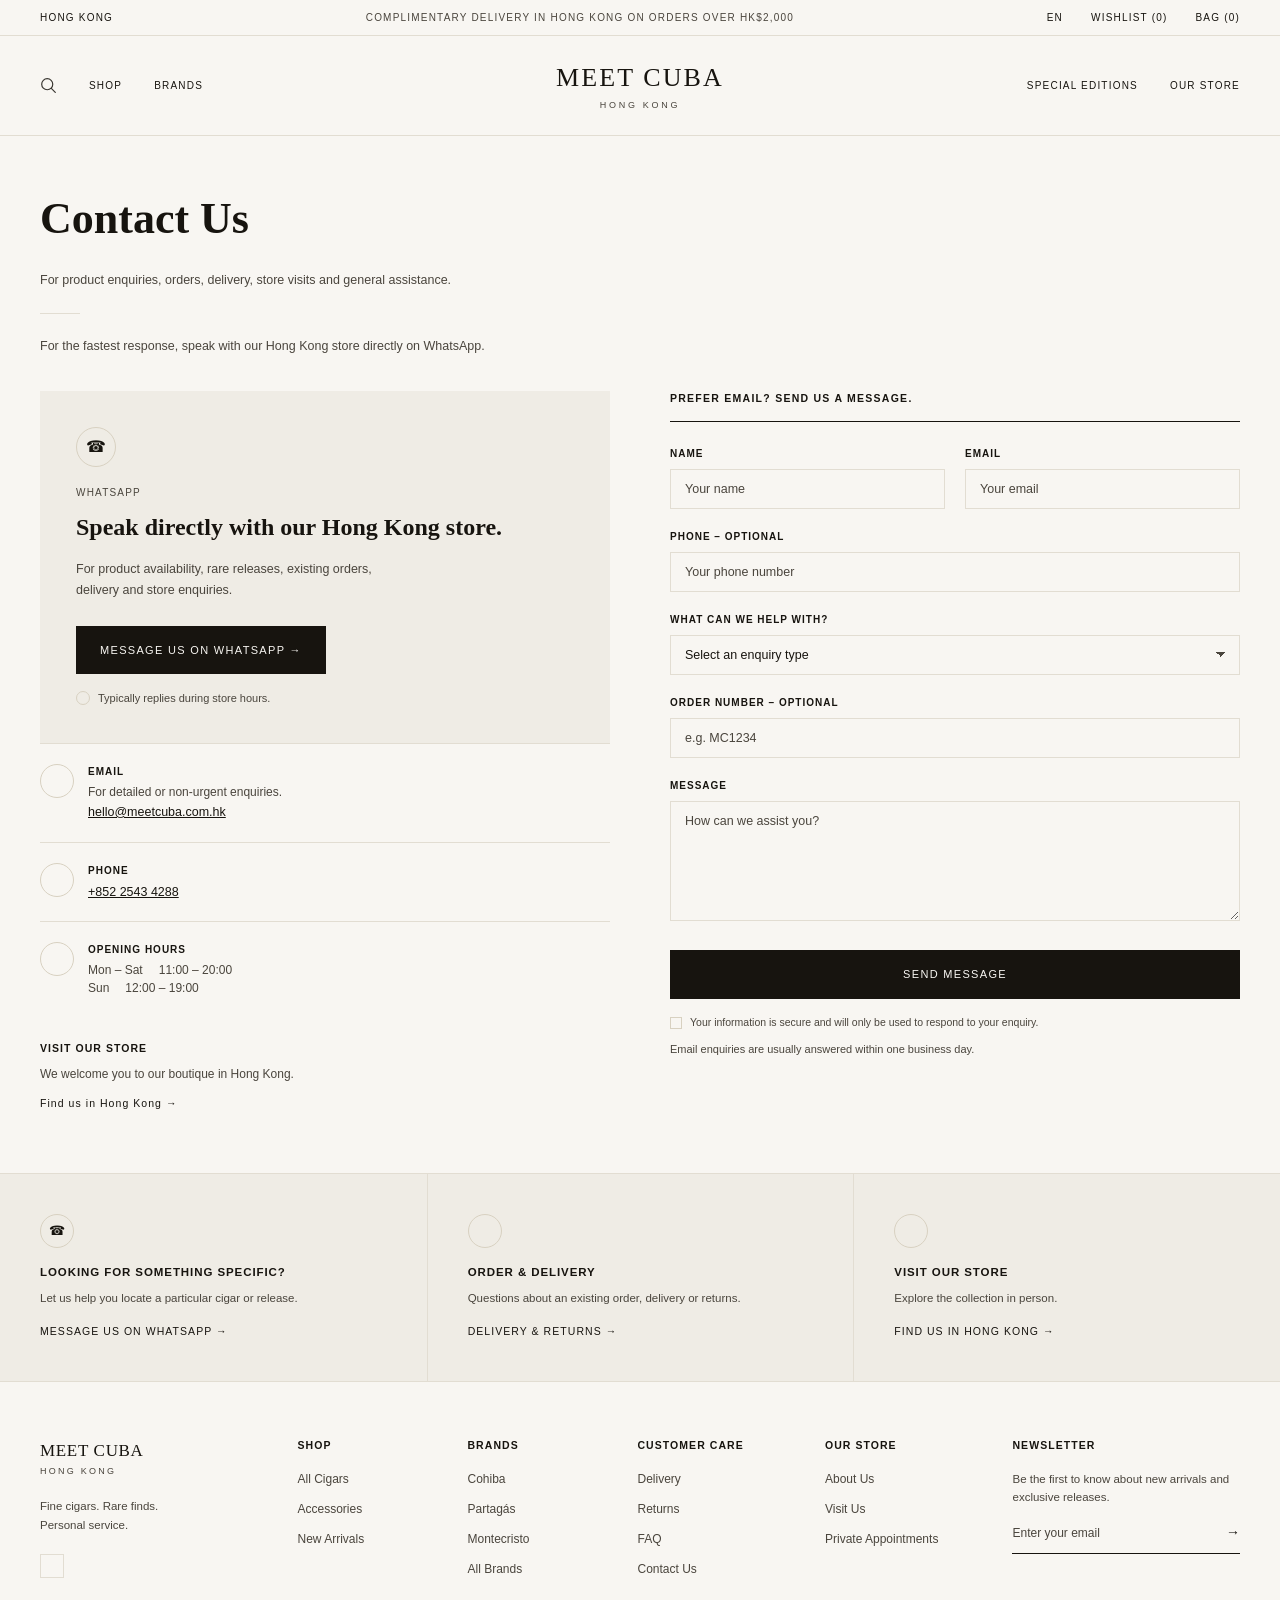
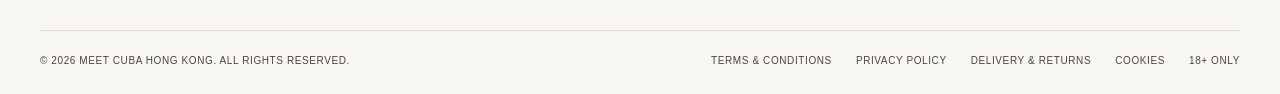
<file: contact.html>
<!DOCTYPE html>
<html lang="en">
<head>
<meta charset="UTF-8">
<meta name="viewport" content="width=device-width, initial-scale=1.0">
<title>Contact Us — Meet Cuba, Hong Kong</title>
<link rel="stylesheet" href="mc-footer.css">
<link rel="stylesheet" href="mc-search.css">
<link rel="stylesheet" href="mc-header.css">
<style>
  :root {
    --ink: #17140f;
    --ink-soft: #4a453d;
    --ground: #f8f6f2;
    --ground-alt: #efece5;
    --line: #e2ddd2;
    --placeholder: #eae5da;
    --placeholder-line: #d8d1c1;
    --gold: #8a7440;
  }

  * { box-sizing: border-box; margin: 0; padding: 0; }

  html { overscroll-behavior: none; }

  body {
    overscroll-behavior: none;
    background: var(--ground);
    color: var(--ink);
    font-family: -apple-system, BlinkMacSystemFont, "Helvetica Neue", Arial, sans-serif;
    font-size: 13px;
    line-height: 1.5;
    -webkit-font-smoothing: antialiased;
  }

  a { color: inherit; text-decoration: none; }
  button { font: inherit; color: inherit; background: none; border: none; cursor: pointer; }

  .u-label {
    text-transform: uppercase;
    letter-spacing: 0.12em;
    font-size: 10px;
  }

  section { padding: 0 40px; }

  .btn {
    display: inline-flex;
    align-items: center;
    justify-content: center;
    gap: 8px;
    letter-spacing: 0.12em;
    font-size: 11px;
    padding: 16px 24px;
    transition: opacity 0.2s ease;
  }
  .btn:hover { opacity: 0.8; }
  .btn--primary { background: var(--ink); color: var(--ground); }

  .text-link {
    letter-spacing: 0.1em;
    font-size: 10.5px;
    display: inline-flex;
    align-items: center;
    gap: 6px;
    transition: opacity 0.2s ease;
  }
  .text-link:hover { opacity: 0.65; }

  /* Contact header */
  .contact-header { padding-top: 50px; padding-bottom: 34px; }
  .contact-header__title {
    font-family: Georgia, "Times New Roman", serif;
    font-size: 44px;
    margin-bottom: 18px;
  }
  .contact-header__intro { color: var(--ink-soft); font-size: 12.5px; line-height: 1.7; max-width: 460px; margin-bottom: 22px; }
  .contact-header__rule { width: 40px; height: 1px; background: var(--line); margin-bottom: 22px; }
  .contact-header__note { color: var(--ink-soft); font-size: 12.5px; line-height: 1.7; max-width: 460px; }

  /* Layout */
  .contact-layout {
    display: grid;
    grid-template-columns: 1fr 1fr;
    gap: 60px;
    padding-bottom: 60px;
  }

  /* WhatsApp card */
  .contact-card {
    background: var(--ground-alt);
    padding: 36px;
    margin-bottom: 0;
  }
  .contact-card__icon {
    width: 40px; height: 40px;
    border-radius: 50%;
    border: 1px solid var(--placeholder-line);
    display: flex; align-items: center; justify-content: center;
    margin-bottom: 18px;
    font-size: 16px;
  }
  .contact-card__label { letter-spacing: 0.12em; font-size: 10px; color: var(--ink-soft); margin-bottom: 12px; }
  .contact-card__title {
    font-family: Georgia, "Times New Roman", serif;
    font-size: 24px;
    line-height: 1.3;
    margin-bottom: 16px;
  }
  .contact-card__copy { color: var(--ink-soft); font-size: 12.5px; line-height: 1.7; margin-bottom: 24px; max-width: 340px; }
  .contact-card__note {
    display: flex;
    align-items: center;
    gap: 8px;
    margin-top: 16px;
    color: var(--ink-soft);
    font-size: 11px;
  }
  .contact-card__note-icon { width: 14px; height: 14px; flex: none; border: 1px solid var(--placeholder-line); border-radius: 50%; }

  /* Info rows */
  .contact-info__row {
    display: flex;
    gap: 14px;
    padding: 20px 0;
    border-top: 1px solid var(--line);
  }
  .contact-info__row:last-of-type { border-bottom: 1px solid var(--line); }
  .contact-info__icon {
    width: 34px; height: 34px;
    flex: none;
    border-radius: 50%;
    border: 1px solid var(--placeholder-line);
    display: flex; align-items: center; justify-content: center;
  }
  .contact-info__label { letter-spacing: 0.1em; font-size: 10px; font-weight: 600; margin-bottom: 4px; }
  .contact-info__copy { color: var(--ink-soft); font-size: 12px; line-height: 1.6; }
  .contact-info__link { text-decoration: underline; font-size: 12.5px; }
  .contact-info__hours-row { display: flex; gap: 16px; font-size: 12px; color: var(--ink-soft); }

  .contact-visit { padding-top: 24px; }
  .contact-visit__title { letter-spacing: 0.1em; font-size: 10.5px; font-weight: 600; margin-bottom: 8px; }
  .contact-visit__copy { color: var(--ink-soft); font-size: 12px; margin-bottom: 10px; }

  /* Form */
  .contact-form__label {
    letter-spacing: 0.12em;
    font-size: 10.5px;
    font-weight: 600;
    padding-bottom: 14px;
    border-bottom: 1px solid var(--ink);
    margin-bottom: 24px;
  }
  .form-row { display: grid; grid-template-columns: 1fr 1fr; gap: 20px; }
  .form-field { margin-bottom: 20px; }
  .form-field__label { display: block; letter-spacing: 0.1em; font-size: 10px; font-weight: 600; margin-bottom: 8px; }
  .form-field__input, .form-field__select, .form-field__textarea {
    width: 100%;
    border: 1px solid var(--line);
    background: var(--ground);
    padding: 12px 14px;
    font-family: inherit;
    font-size: 12.5px;
    color: var(--ink);
  }
  .form-field__input::placeholder, .form-field__textarea::placeholder { color: var(--ink-soft); }
  .form-field__textarea { resize: vertical; min-height: 120px; }
  .form-field__select { appearance: none; background-image: linear-gradient(45deg, transparent 50%, var(--ink-soft) 50%), linear-gradient(135deg, var(--ink-soft) 50%, transparent 50%); background-position: calc(100% - 18px) center, calc(100% - 13px) center; background-size: 5px 5px, 5px 5px; background-repeat: no-repeat; }

  .form-submit { width: 100%; margin-top: 4px; }
  .form-note {
    display: flex;
    align-items: center;
    gap: 8px;
    margin-top: 16px;
    color: var(--ink-soft);
    font-size: 10.5px;
  }
  .form-note__icon { width: 12px; height: 12px; flex: none; border: 1px solid var(--placeholder-line); }
  .form-subnote { color: var(--ink-soft); font-size: 11px; margin-top: 10px; }

  /* Band */
  .contact-band {
    display: grid;
    grid-template-columns: repeat(3, 1fr);
    background: var(--ground-alt);
    border-top: 1px solid var(--line);
    border-bottom: 1px solid var(--line);
  }
  .contact-band__item {
    padding: 40px;
    border-left: 1px solid var(--line);
  }
  .contact-band__item:first-child { border-left: none; }
  .contact-band__icon {
    width: 34px; height: 34px;
    border-radius: 50%;
    border: 1px solid var(--placeholder-line);
    display: flex; align-items: center; justify-content: center;
    margin-bottom: 16px;
  }
  .contact-band__title { letter-spacing: 0.08em; font-size: 11.5px; font-weight: 600; margin-bottom: 8px; }
  .contact-band__copy { color: var(--ink-soft); font-size: 11.5px; line-height: 1.6; margin-bottom: 14px; }

  /* Bag toggle */
  .bag-toggle { cursor: pointer; }

  /* Cart drawer */
  body.cart-open { overflow: hidden; }

  .cart-overlay {
    position: fixed;
    inset: 0;
    background: rgba(23, 20, 15, 0.45);
    opacity: 0;
    pointer-events: none;
    transition: opacity 0.3s ease;
    z-index: 900;
  }
  body.cart-open .cart-overlay { opacity: 1; pointer-events: auto; }

  .cart-drawer {
    position: fixed;
    top: 0; right: 0;
    height: 100vh;
    width: 460px;
    max-width: 92vw;
    background: var(--ground);
    border-left: 1px solid var(--line);
    transform: translateX(100%);
    transition: transform 0.35s ease;
    z-index: 901;
    display: flex;
    flex-direction: column;
  }
  body.cart-open .cart-drawer { transform: translateX(0); }

  .cart-drawer__header {
    display: flex;
    align-items: center;
    justify-content: space-between;
    padding: 40px 40px 0;
  }
  .cart-drawer__title {
    font-family: Georgia, "Times New Roman", serif;
    text-transform: uppercase;
    letter-spacing: 0.04em;
    font-size: 24px;
  }
  .cart-drawer__close { font-size: 20px; line-height: 1; padding: 4px; }
  .cart-drawer__count {
    padding: 10px 40px 20px;
    margin-top: 6px;
    border-bottom: 1px solid var(--line);
    color: var(--ink-soft);
    letter-spacing: 0.1em;
    font-size: 10.5px;
  }
  .cart-drawer__items { flex: 1; overflow-y: auto; padding: 0 40px; }
  .cart-empty { padding: 60px 0; text-align: center; color: var(--ink-soft); font-size: 12px; }

  .cart-item { display: flex; gap: 20px; padding: 26px 0; border-bottom: 1px solid var(--line); }
  .cart-item__image {
    width: 110px; height: 110px; flex: none;
    background: var(--placeholder);
    border: 1px solid var(--placeholder-line);
    display: flex; align-items: center; justify-content: center;
  }
  .cart-item__image-mark { width: 30%; aspect-ratio: 1; border: 1px solid var(--placeholder-line); }
  .cart-item__body { flex: 1; display: flex; flex-direction: column; }
  .cart-item__brand { letter-spacing: 0.1em; font-size: 10px; font-weight: 600; margin-bottom: 6px; }
  .cart-item__name { font-family: Georgia, "Times New Roman", serif; font-size: 17px; margin-bottom: 4px; }
  .cart-item__spec { color: var(--ink-soft); font-size: 11px; margin-bottom: 16px; }
  .cart-item__row { display: flex; align-items: center; justify-content: space-between; margin-bottom: 12px; }
  .cart-item__price { font-size: 13px; }
  .cart-item__remove {
    align-self: flex-start;
    font-size: 10.5px;
    letter-spacing: 0.05em;
    text-decoration: underline;
    color: var(--ink-soft);
  }

  .cart-qty { display: flex; align-items: center; border: 1px solid var(--line); }
  .cart-qty__btn { width: 28px; height: 28px; display: flex; align-items: center; justify-content: center; font-size: 13px; }
  .cart-qty__value { width: 30px; text-align: center; font-size: 12px; }

  .cart-drawer__footer { padding: 22px 40px 32px; border-top: 1px solid var(--line); }
  .cart-drawer__footer .btn { width: 100%; flex: none; }
  .cart-subtotal-row {
    display: flex; justify-content: space-between;
    letter-spacing: 0.08em; font-size: 12px; font-weight: 600;
    margin-bottom: 20px;
  }
  .cart-delivery {
    display: flex; align-items: center; justify-content: space-between;
    font-size: 11px; color: var(--ink-soft); margin-bottom: 10px;
  }
  .cart-progress { height: 2px; background: var(--line); margin-bottom: 22px; }
  .cart-progress__fill { height: 100%; width: 0%; background: var(--ink); transition: width 0.3s ease; }
  .btn--outline-full {
    display: block;
    width: 100%;
    text-align: center;
    border: 1px solid var(--ink);
    padding: 15px;
    letter-spacing: 0.12em;
    font-size: 11px;
    margin-top: 12px;
    transition: opacity 0.2s ease;
  }
  .btn--outline-full:hover { opacity: 0.7; }
  .cart-secure {
    display: flex; align-items: center; justify-content: center; gap: 6px;
    margin-top: 16px;
    color: var(--ink-soft);
    font-size: 10px;
    letter-spacing: 0.05em;
  }
</style>
</head>
<body>

  <div id="site-header"></div>
  <script src="mc-header.js"></script>

  <div id="site-search"></div>

  <section class="contact-header">
    <h1 class="contact-header__title">Contact Us</h1>
    <p class="contact-header__intro">For product enquiries, orders, delivery, store visits and general assistance.</p>
    <div class="contact-header__rule"></div>
    <p class="contact-header__note">For the fastest response, speak with our Hong Kong store directly on WhatsApp.</p>
  </section>

  <section class="contact-layout">
    <div>
      <div class="contact-card">
        <div class="contact-card__icon">☎</div>
        <div class="contact-card__label">WHATSAPP</div>
        <h2 class="contact-card__title">Speak directly with our Hong Kong store.</h2>
        <p class="contact-card__copy">For product availability, rare releases, existing orders, delivery and store enquiries.</p>
        <a class="btn btn--primary" href="https://wa.me/85225434288" target="_blank" rel="noopener">MESSAGE US ON WHATSAPP →</a>
        <div class="contact-card__note">
          <span class="contact-card__note-icon"></span>
          <span>Typically replies during store hours.</span>
        </div>
      </div>

      <div class="contact-info__row">
        <div class="contact-info__icon"></div>
        <div>
          <div class="contact-info__label">EMAIL</div>
          <div class="contact-info__copy">For detailed or non-urgent enquiries.</div>
          <a class="contact-info__link" href="mailto:hello@meetcuba.com.hk">hello@meetcuba.com.hk</a>
        </div>
      </div>
      <div class="contact-info__row">
        <div class="contact-info__icon"></div>
        <div>
          <div class="contact-info__label">PHONE</div>
          <a class="contact-info__link" href="tel:+85225434288">+852 2543 4288</a>
        </div>
      </div>
      <div class="contact-info__row">
        <div class="contact-info__icon"></div>
        <div>
          <div class="contact-info__label">OPENING HOURS</div>
          <div class="contact-info__hours-row"><span>Mon – Sat</span><span>11:00 – 20:00</span></div>
          <div class="contact-info__hours-row"><span>Sun</span><span>12:00 – 19:00</span></div>
        </div>
      </div>

      <div class="contact-visit">
        <div class="contact-visit__title">VISIT OUR STORE</div>
        <p class="contact-visit__copy">We welcome you to our boutique in Hong Kong.</p>
        <a class="text-link" href="store.html">Find us in Hong Kong →</a>
      </div>
    </div>

    <div>
      <div class="contact-form__label">PREFER EMAIL? SEND US A MESSAGE.</div>
      <form>
        <div class="form-row">
          <div class="form-field">
            <label class="form-field__label" for="cf-name">NAME</label>
            <input class="form-field__input" id="cf-name" type="text" placeholder="Your name">
          </div>
          <div class="form-field">
            <label class="form-field__label" for="cf-email">EMAIL</label>
            <input class="form-field__input" id="cf-email" type="email" placeholder="Your email">
          </div>
        </div>
        <div class="form-field">
          <label class="form-field__label" for="cf-phone">PHONE – OPTIONAL</label>
          <input class="form-field__input" id="cf-phone" type="tel" placeholder="Your phone number">
        </div>
        <div class="form-field">
          <label class="form-field__label" for="cf-type">WHAT CAN WE HELP WITH?</label>
          <select class="form-field__select" id="cf-type">
            <option>Select an enquiry type</option>
            <option>Product enquiry</option>
            <option>Order status</option>
            <option>Delivery &amp; returns</option>
            <option>Store visit</option>
            <option>Other</option>
          </select>
        </div>
        <div class="form-field">
          <label class="form-field__label" for="cf-order">ORDER NUMBER – OPTIONAL</label>
          <input class="form-field__input" id="cf-order" type="text" placeholder="e.g. MC1234">
        </div>
        <div class="form-field">
          <label class="form-field__label" for="cf-message">MESSAGE</label>
          <textarea class="form-field__textarea" id="cf-message" placeholder="How can we assist you?"></textarea>
        </div>
        <button class="btn btn--primary form-submit" type="button">SEND MESSAGE</button>
        <div class="form-note">
          <span class="form-note__icon"></span>
          <span>Your information is secure and will only be used to respond to your enquiry.</span>
        </div>
        <p class="form-subnote">Email enquiries are usually answered within one business day.</p>
      </form>
    </div>
  </section>

  <section class="contact-band" style="padding: 0;">
    <div class="contact-band__item">
      <div class="contact-band__icon">☎</div>
      <div class="contact-band__title">LOOKING FOR SOMETHING SPECIFIC?</div>
      <p class="contact-band__copy">Let us help you locate a particular cigar or release.</p>
      <a class="text-link" href="https://wa.me/85225434288" target="_blank" rel="noopener">MESSAGE US ON WHATSAPP →</a>
    </div>
    <div class="contact-band__item">
      <div class="contact-band__icon"></div>
      <div class="contact-band__title">ORDER &amp; DELIVERY</div>
      <p class="contact-band__copy">Questions about an existing order, delivery or returns.</p>
      <a class="text-link" href="delivery.html">DELIVERY &amp; RETURNS →</a>
    </div>
    <div class="contact-band__item">
      <div class="contact-band__icon"></div>
      <div class="contact-band__title">VISIT OUR STORE</div>
      <p class="contact-band__copy">Explore the collection in person.</p>
      <a class="text-link" href="store.html">FIND US IN HONG KONG →</a>
    </div>
  </section>

  <div id="site-footer"></div>

  <div class="cart-overlay" id="cartOverlay"></div>
  <aside class="cart-drawer" id="cartDrawer">
    <div class="cart-drawer__header">
      <h2 class="cart-drawer__title">Your Bag</h2>
      <button class="cart-drawer__close" id="cartClose" type="button" aria-label="Close bag">×</button>
    </div>
    <div class="cart-drawer__count" id="cartItemsLabel">0 ITEMS</div>
    <div class="cart-drawer__items" id="cartItems"></div>
    <div class="cart-drawer__footer">
      <div class="cart-subtotal-row">
        <span>SUBTOTAL</span>
        <span id="cartSubtotal">HK$0</span>
      </div>
      <div class="cart-delivery">
        <span id="cartDeliveryText">Add HK$2,000 more for free delivery</span>
        <span id="cartDeliveryCheck" style="display:none;">✓</span>
      </div>
      <div class="cart-progress"><div class="cart-progress__fill" id="cartProgressFill"></div></div>
      <a class="btn btn--primary" href="#">CHECKOUT</a>
      <a class="btn--outline-full" href="#">VIEW BAG</a>
      <div class="cart-secure">🔒 Secure checkout</div>
    </div>
  </aside>
  <script src="mc-cart.js"></script>
  <script src="mc-wishlist.js"></script>
  <script src="mc-footer.js"></script>
  <script src="mc-search.js"></script>
</body>
</html>
</file>
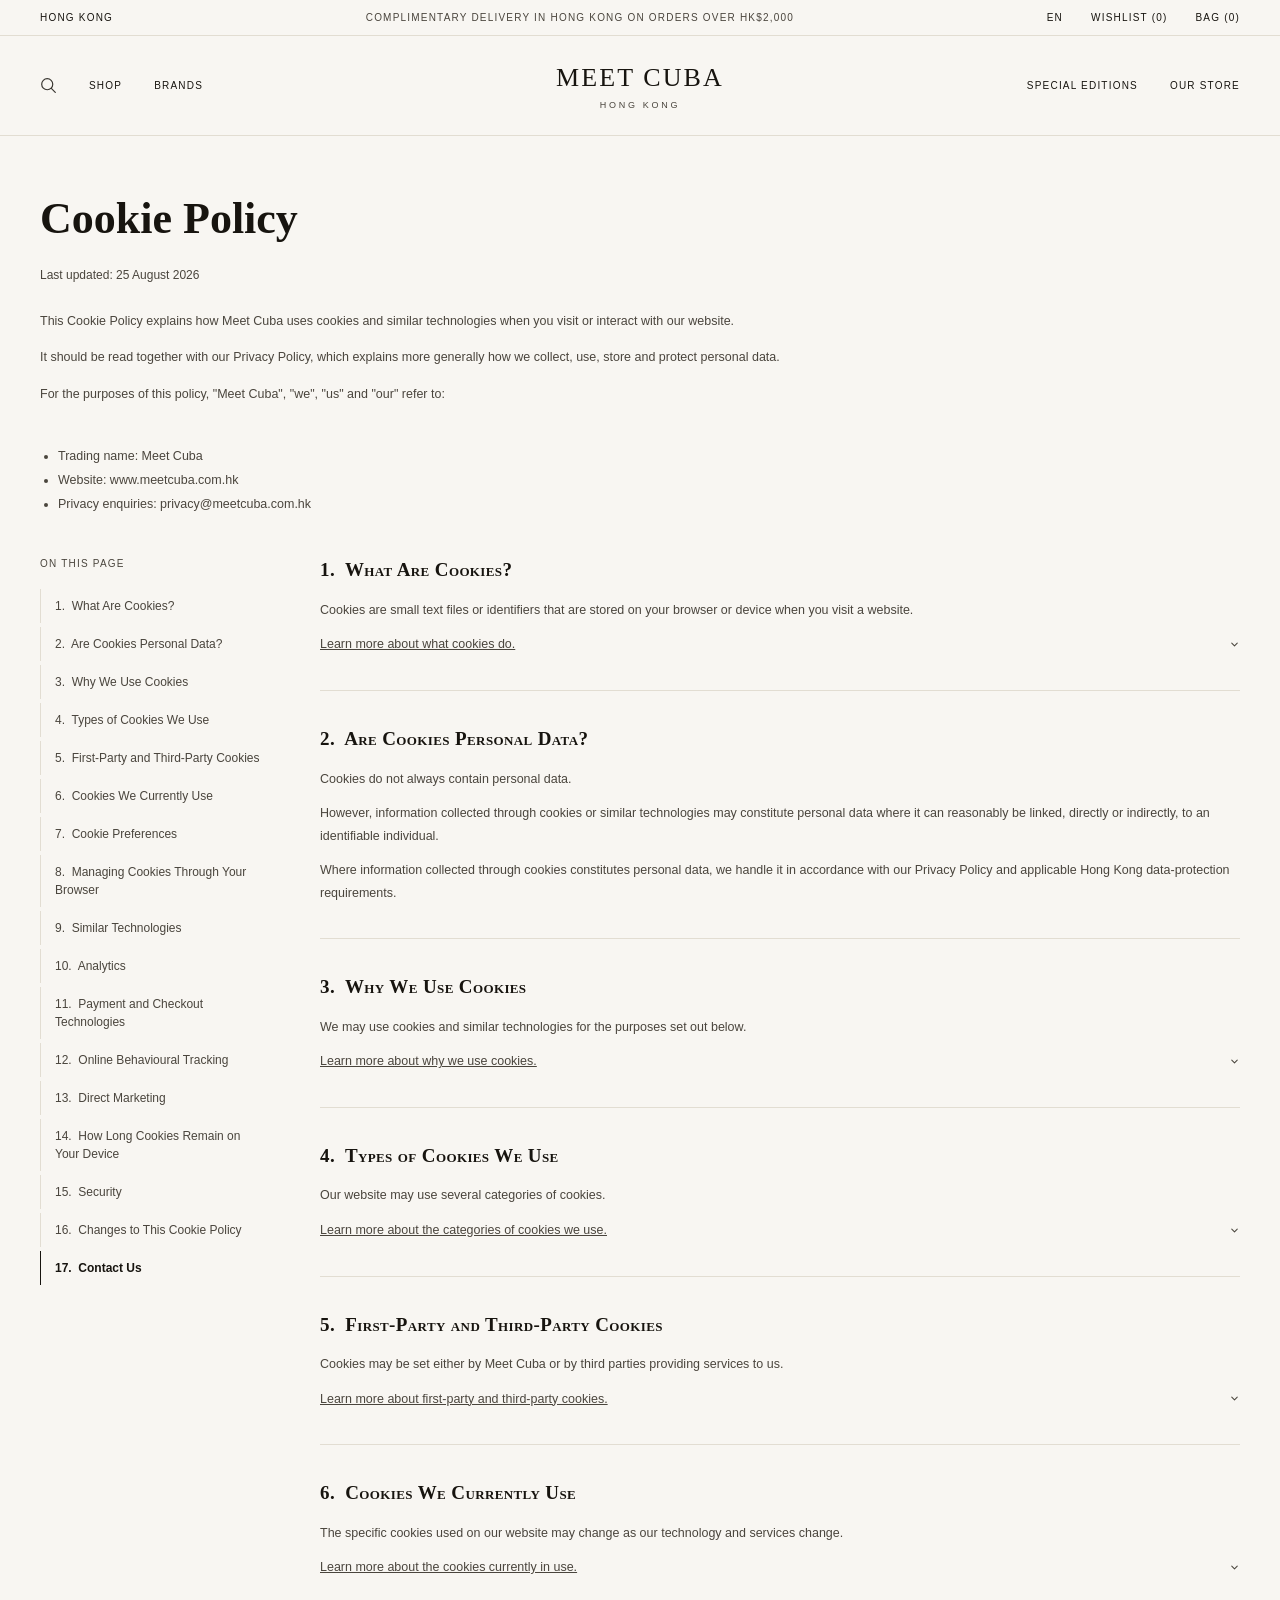
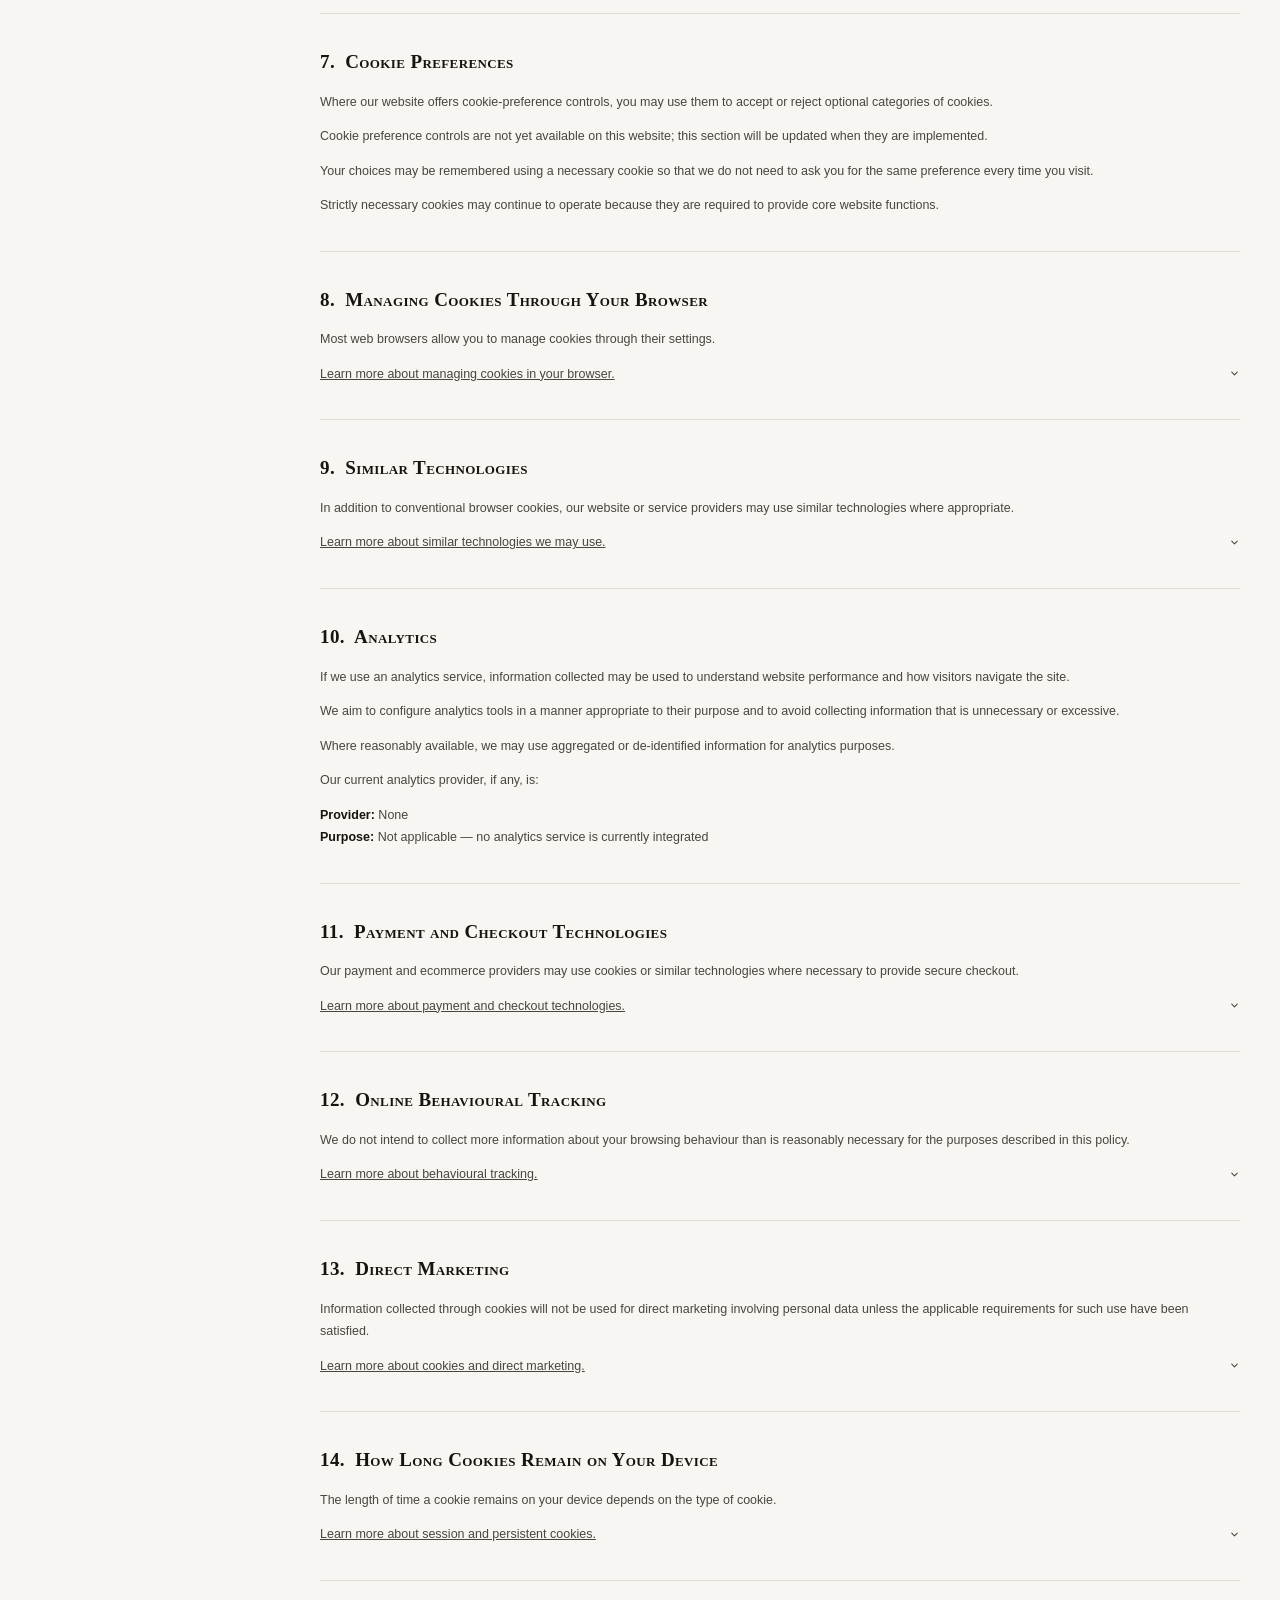
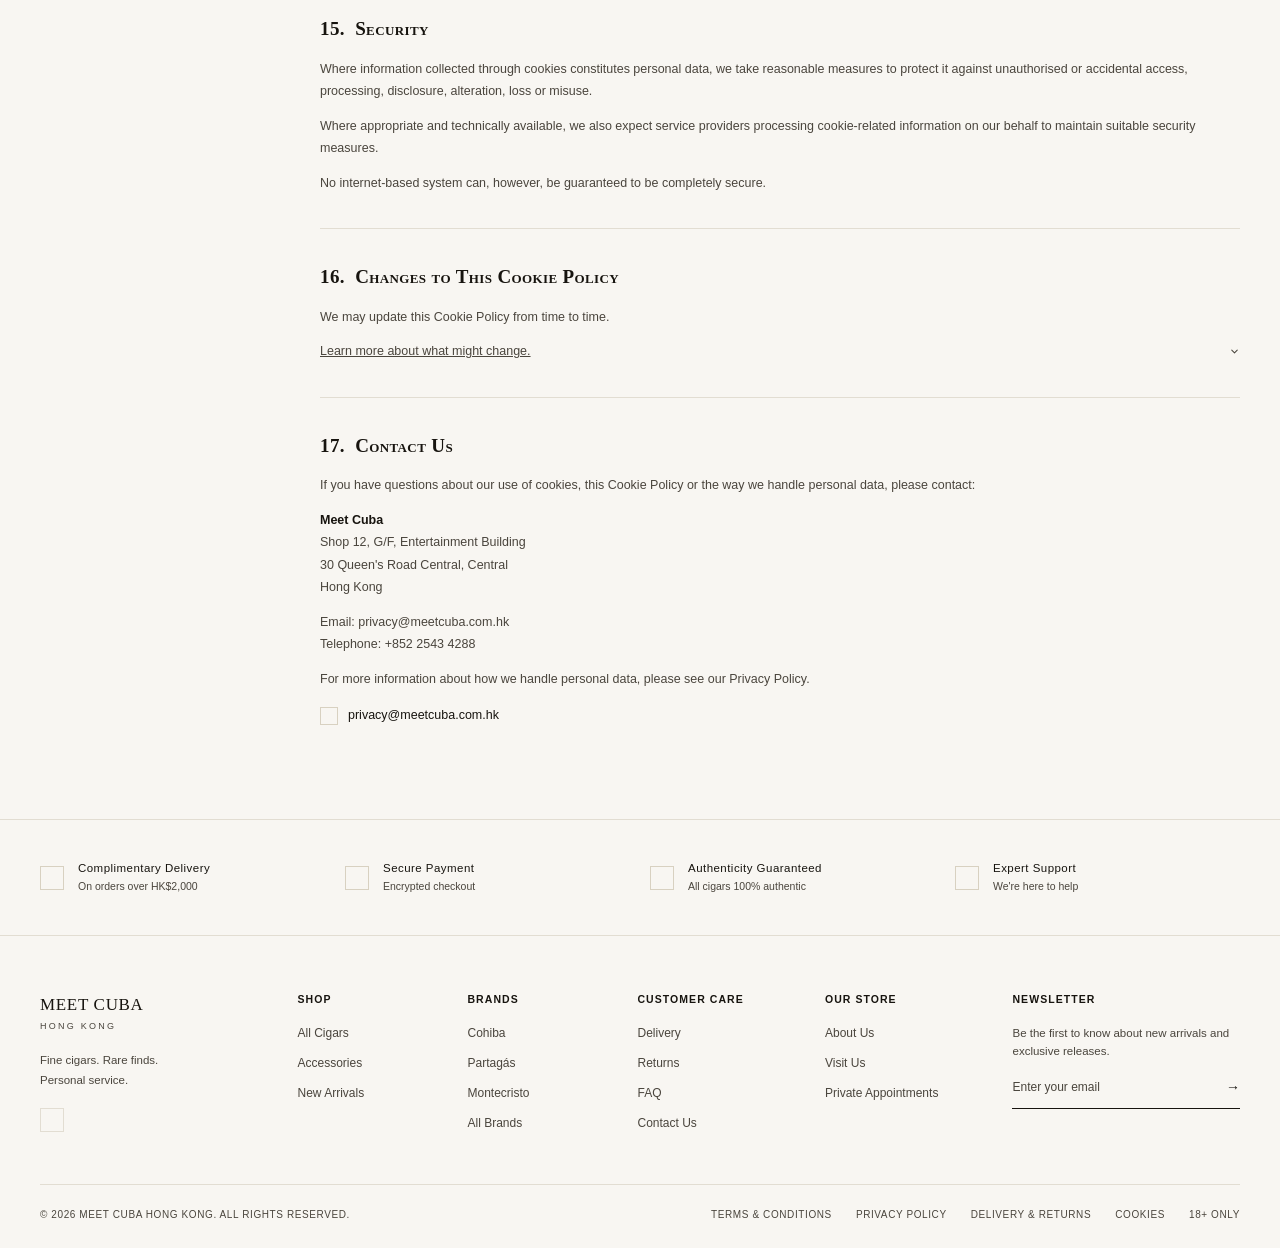
<file: cookies.html>
<!DOCTYPE html>
<html lang="en">
<head>
<meta charset="UTF-8">
<meta name="viewport" content="width=device-width, initial-scale=1.0">
<title>Cookie Policy — Meet Cuba, Hong Kong</title>
<link rel="stylesheet" href="mc-footer.css">
<link rel="stylesheet" href="mc-search.css">
<link rel="stylesheet" href="mc-header.css">
<link rel="stylesheet" href="policy.css">
<style>
  :root {
    --ink: #17140f;
    --ink-soft: #4a453d;
    --ground: #f8f6f2;
    --ground-alt: #efece5;
    --line: #e2ddd2;
    --placeholder: #eae5da;
    --placeholder-line: #d8d1c1;
    --gold: #8a7440;
  }

  * { box-sizing: border-box; margin: 0; padding: 0; }

  html { overscroll-behavior: none; scroll-behavior: smooth; }

  body {
    overscroll-behavior: none;
    background: var(--ground);
    color: var(--ink);
    font-family: -apple-system, BlinkMacSystemFont, "Helvetica Neue", Arial, sans-serif;
    font-size: 13px;
    line-height: 1.5;
    -webkit-font-smoothing: antialiased;
  }

  a { color: inherit; text-decoration: none; }
  button { font: inherit; color: inherit; background: none; border: none; cursor: pointer; }

  .u-label {
    text-transform: uppercase;
    letter-spacing: 0.12em;
    font-size: 10px;
  }

  section { padding: 0 40px; }

  .btn {
    display: inline-flex;
    align-items: center;
    justify-content: center;
    letter-spacing: 0.12em;
    font-size: 11px;
    padding: 16px 24px;
    transition: opacity 0.2s ease;
  }
  .btn:hover { opacity: 0.8; }
  .btn--primary { background: var(--ink); color: var(--ground); }

  /* Trust strip */
  .trust-strip {
    display: grid;
    grid-template-columns: repeat(4, 1fr);
    gap: 20px;
    padding: 40px;
    border-top: 1px solid var(--line);
    border-bottom: 1px solid var(--line);
  }
  .trust-strip__item { display: flex; align-items: center; gap: 14px; }
  .trust-strip__icon { width: 24px; height: 24px; flex: none; border: 1px solid var(--placeholder-line); }
  .trust-strip__title { font-size: 11.5px; letter-spacing: 0.04em; margin-bottom: 2px; }
  .trust-strip__sub { color: var(--ink-soft); font-size: 10.5px; }

  /* Bag toggle */
  .bag-toggle { cursor: pointer; }

  /* Cart drawer */
  body.cart-open { overflow: hidden; }

  .cart-overlay {
    position: fixed;
    inset: 0;
    background: rgba(23, 20, 15, 0.45);
    opacity: 0;
    pointer-events: none;
    transition: opacity 0.3s ease;
    z-index: 900;
  }
  body.cart-open .cart-overlay { opacity: 1; pointer-events: auto; }

  .cart-drawer {
    position: fixed;
    top: 0; right: 0;
    height: 100vh;
    width: 460px;
    max-width: 92vw;
    background: var(--ground);
    border-left: 1px solid var(--line);
    transform: translateX(100%);
    transition: transform 0.35s ease;
    z-index: 901;
    display: flex;
    flex-direction: column;
  }
  body.cart-open .cart-drawer { transform: translateX(0); }

  .cart-drawer__header {
    display: flex;
    align-items: center;
    justify-content: space-between;
    padding: 40px 40px 0;
  }
  .cart-drawer__title {
    font-family: Georgia, "Times New Roman", serif;
    text-transform: uppercase;
    letter-spacing: 0.04em;
    font-size: 24px;
  }
  .cart-drawer__close { font-size: 20px; line-height: 1; padding: 4px; }
  .cart-drawer__count {
    padding: 10px 40px 20px;
    margin-top: 6px;
    border-bottom: 1px solid var(--line);
    color: var(--ink-soft);
    letter-spacing: 0.1em;
    font-size: 10.5px;
  }
  .cart-drawer__items { flex: 1; overflow-y: auto; padding: 0 40px; }
  .cart-empty { padding: 60px 0; text-align: center; color: var(--ink-soft); font-size: 12px; }

  .cart-item { display: flex; gap: 20px; padding: 26px 0; border-bottom: 1px solid var(--line); }
  .cart-item__image {
    width: 110px; height: 110px; flex: none;
    background: var(--placeholder);
    border: 1px solid var(--placeholder-line);
    display: flex; align-items: center; justify-content: center;
  }
  .cart-item__image-mark { width: 30%; aspect-ratio: 1; border: 1px solid var(--placeholder-line); }
  .cart-item__body { flex: 1; display: flex; flex-direction: column; }
  .cart-item__brand { letter-spacing: 0.1em; font-size: 10px; font-weight: 600; margin-bottom: 6px; }
  .cart-item__name { font-family: Georgia, "Times New Roman", serif; font-size: 17px; margin-bottom: 4px; }
  .cart-item__spec { color: var(--ink-soft); font-size: 11px; margin-bottom: 16px; }
  .cart-item__row { display: flex; align-items: center; justify-content: space-between; margin-bottom: 12px; }
  .cart-item__price { font-size: 13px; }
  .cart-item__remove {
    align-self: flex-start;
    font-size: 10.5px;
    letter-spacing: 0.05em;
    text-decoration: underline;
    color: var(--ink-soft);
  }

  .cart-qty { display: flex; align-items: center; border: 1px solid var(--line); }
  .cart-qty__btn { width: 28px; height: 28px; display: flex; align-items: center; justify-content: center; font-size: 13px; }
  .cart-qty__value { width: 30px; text-align: center; font-size: 12px; }

  .cart-drawer__footer { padding: 22px 40px 32px; border-top: 1px solid var(--line); }
  .cart-drawer__footer .btn { width: 100%; flex: none; }
  .cart-subtotal-row {
    display: flex; justify-content: space-between;
    letter-spacing: 0.08em; font-size: 12px; font-weight: 600;
    margin-bottom: 20px;
  }
  .cart-delivery {
    display: flex; align-items: center; justify-content: space-between;
    font-size: 11px; color: var(--ink-soft); margin-bottom: 10px;
  }
  .cart-progress { height: 2px; background: var(--line); margin-bottom: 22px; }
  .cart-progress__fill { height: 100%; width: 0%; background: var(--ink); transition: width 0.3s ease; }
  .btn--outline-full {
    display: block;
    width: 100%;
    text-align: center;
    border: 1px solid var(--ink);
    padding: 15px;
    letter-spacing: 0.12em;
    font-size: 11px;
    margin-top: 12px;
    transition: opacity 0.2s ease;
  }
  .btn--outline-full:hover { opacity: 0.7; }
  .cart-secure {
    display: flex; align-items: center; justify-content: center; gap: 6px;
    margin-top: 16px;
    color: var(--ink-soft);
    font-size: 10px;
    letter-spacing: 0.05em;
  }
</style>
</head>
<body>

  <div id="site-header"></div>
  <script src="mc-header.js"></script>

  <div id="site-search"></div>

  <section class="policy-header">
    <h1 class="policy-header__title">Cookie Policy</h1>
    <div class="policy-header__updated">Last updated: 25 August 2026</div>
    <div class="policy-header__intro">
      <p>This Cookie Policy explains how Meet Cuba uses cookies and similar technologies when you visit or interact with our website.</p>
      <p>It should be read together with our Privacy Policy, which explains more generally how we collect, use, store and protect personal data.</p>
      <p>For the purposes of this policy, "Meet Cuba", "we", "us" and "our" refer to:</p>
    </div>
  </section>

  <section style="padding-bottom: 10px;">
    <ul style="margin-left: 18px; color: var(--ink-soft); font-size: 12.5px; line-height: 1.9;">
      <li>Trading name: Meet Cuba</li>
      <li>Website: www.meetcuba.com.hk</li>
      <li>Privacy enquiries: privacy@meetcuba.com.hk</li>
    </ul>
  </section>

  <section class="policy-layout">
    <nav class="policy-toc" id="policyToc">
      <div class="policy-toc__label">ON THIS PAGE</div>
      <ol class="policy-toc__list">
        <li class="policy-toc__item"><a class="policy-toc__link" href="#section-1">1.&nbsp; What Are Cookies?</a></li>
        <li class="policy-toc__item"><a class="policy-toc__link" href="#section-2">2.&nbsp; Are Cookies Personal Data?</a></li>
        <li class="policy-toc__item"><a class="policy-toc__link" href="#section-3">3.&nbsp; Why We Use Cookies</a></li>
        <li class="policy-toc__item"><a class="policy-toc__link" href="#section-4">4.&nbsp; Types of Cookies We Use</a></li>
        <li class="policy-toc__item"><a class="policy-toc__link" href="#section-5">5.&nbsp; First-Party and Third-Party Cookies</a></li>
        <li class="policy-toc__item"><a class="policy-toc__link" href="#section-6">6.&nbsp; Cookies We Currently Use</a></li>
        <li class="policy-toc__item"><a class="policy-toc__link" href="#section-7">7.&nbsp; Cookie Preferences</a></li>
        <li class="policy-toc__item"><a class="policy-toc__link" href="#section-8">8.&nbsp; Managing Cookies Through Your Browser</a></li>
        <li class="policy-toc__item"><a class="policy-toc__link" href="#section-9">9.&nbsp; Similar Technologies</a></li>
        <li class="policy-toc__item"><a class="policy-toc__link" href="#section-10">10.&nbsp; Analytics</a></li>
        <li class="policy-toc__item"><a class="policy-toc__link" href="#section-11">11.&nbsp; Payment and Checkout Technologies</a></li>
        <li class="policy-toc__item"><a class="policy-toc__link" href="#section-12">12.&nbsp; Online Behavioural Tracking</a></li>
        <li class="policy-toc__item"><a class="policy-toc__link" href="#section-13">13.&nbsp; Direct Marketing</a></li>
        <li class="policy-toc__item"><a class="policy-toc__link" href="#section-14">14.&nbsp; How Long Cookies Remain on Your Device</a></li>
        <li class="policy-toc__item"><a class="policy-toc__link" href="#section-15">15.&nbsp; Security</a></li>
        <li class="policy-toc__item"><a class="policy-toc__link" href="#section-16">16.&nbsp; Changes to This Cookie Policy</a></li>
        <li class="policy-toc__item"><a class="policy-toc__link" href="#section-17">17.&nbsp; Contact Us</a></li>
      </ol>
    </nav>

    <div class="policy-content">

      <div class="policy-section" id="section-1">
        <h2 class="policy-section__title">1.&nbsp;&nbsp;What Are Cookies?</h2>
        <p>Cookies are small text files or identifiers that are stored on your browser or device when you visit a website.</p>
        <details class="policy-accordion">
          <summary class="policy-accordion__summary">Learn more about what cookies do.<span class="policy-accordion__chevron">⌄</span></summary>
          <div class="policy-accordion__body">
            <p>They allow websites to recognise your browser or device and may be used to:</p>
            <ul>
              <li>keep a shopping bag active;</li>
              <li>maintain a secure session;</li>
              <li>remember preferences;</li>
              <li>enable account functionality;</li>
              <li>process checkout;</li>
              <li>prevent fraud;</li>
              <li>understand how a website is being used; and</li>
              <li>where permitted, provide measurement or other optional functionality.</li>
            </ul>
            <p>Some cookies expire when you close your browser, while others may remain on your device for a defined period.</p>
          </div>
        </details>
      </div>

      <div class="policy-section" id="section-2">
        <h2 class="policy-section__title">2.&nbsp;&nbsp;Are Cookies Personal Data?</h2>
        <p>Cookies do not always contain personal data.</p>
        <p>However, information collected through cookies or similar technologies may constitute personal data where it can reasonably be linked, directly or indirectly, to an identifiable individual.</p>
        <p>Where information collected through cookies constitutes personal data, we handle it in accordance with our Privacy Policy and applicable Hong Kong data-protection requirements.</p>
      </div>

      <div class="policy-section" id="section-3">
        <h2 class="policy-section__title">3.&nbsp;&nbsp;Why We Use Cookies</h2>
        <p>We may use cookies and similar technologies for the purposes set out below.</p>
        <details class="policy-accordion">
          <summary class="policy-accordion__summary">Learn more about why we use cookies.<span class="policy-accordion__chevron">⌄</span></summary>
          <div class="policy-accordion__body">
            <div class="policy-section__subtitle">Operating our website</div>
            <p>To provide functions necessary for the website and online store to work correctly.</p>

            <div class="policy-section__subtitle">Shopping and checkout</div>
            <p>To remember products placed in your shopping bag, maintain your session and facilitate checkout.</p>

            <div class="policy-section__subtitle">Security</div>
            <p>To help protect our website, customers and transactions against fraud, abuse and unauthorised access.</p>

            <div class="policy-section__subtitle">Remembering preferences</div>
            <p>To remember choices such as language, region or other website settings where applicable.</p>

            <div class="policy-section__subtitle">Website performance and analytics</div>
            <p>Where enabled, to understand how visitors use our website, identify technical issues and improve website performance.</p>

            <div class="policy-section__subtitle">Other optional purposes</div>
            <p>Where permitted and enabled, cookies may be used for additional measurement, personalisation or other purposes described to you when those cookies are offered.</p>
          </div>
        </details>
      </div>

      <div class="policy-section" id="section-4">
        <h2 class="policy-section__title">4.&nbsp;&nbsp;Types of Cookies We Use</h2>
        <p>Our website may use several categories of cookies.</p>
        <details class="policy-accordion">
          <summary class="policy-accordion__summary">Learn more about the categories of cookies we use.<span class="policy-accordion__chevron">⌄</span></summary>
          <div class="policy-accordion__body">
        <div class="policy-section__subtitle">Strictly Necessary Cookies</div>
        <p>These cookies are required for the website to function properly.</p>
        <p>They may be used for:</p>
        <ul>
          <li>shopping-bag functionality;</li>
          <li>secure checkout;</li>
          <li>account authentication;</li>
          <li>fraud prevention;</li>
          <li>website security;</li>
          <li>session management;</li>
          <li>load balancing; and</li>
          <li>remembering privacy choices.</li>
        </ul>
        <p>Because these cookies are necessary to provide functionality you request, they generally cannot be disabled through our cookie-preference controls.</p>
        <p>You may still be able to block them through your browser, but doing so may cause parts of the website to stop working correctly.</p>

        <div class="policy-section__subtitle">Functional Cookies</div>
        <p>Functional cookies allow the website to remember choices you make and provide enhanced functionality.</p>
        <p>These may include:</p>
        <ul>
          <li>language preference;</li>
          <li>location or region;</li>
          <li>display preferences; and</li>
          <li>previously selected website settings.</li>
        </ul>
        <p>If you do not allow these cookies, certain convenience features may not operate as intended.</p>

        <div class="policy-section__subtitle">Analytics and Performance Cookies</div>
        <p>Where enabled, analytics cookies help us understand how visitors interact with our website.</p>
        <p>They may collect information such as:</p>
        <ul>
          <li>pages viewed;</li>
          <li>navigation paths;</li>
          <li>time spent on pages;</li>
          <li>device type;</li>
          <li>browser type;</li>
          <li>approximate technical location information;</li>
          <li>referring website; and</li>
          <li>website errors or performance information.</li>
        </ul>
        <p>We use this information to understand general website usage and improve our services.</p>
        <p>Where analytics information can identify or be linked to an individual, it will be handled as personal data in accordance with our Privacy Policy.</p>

        <div class="policy-section__subtitle">Marketing and Advertising Cookies</div>
        <p>Meet Cuba will only use marketing, advertising or behavioural-tracking cookies where their use is permitted by applicable law.</p>
        <p>Such technologies may be capable of:</p>
        <ul>
          <li>recognising visitors across sessions;</li>
          <li>recording browsing activity;</li>
          <li>measuring advertising activity;</li>
          <li>building profiles based on interests or behaviour; or</li>
          <li>enabling targeted communications.</li>
        </ul>
        <p>Given the legal restrictions applicable to the advertising and promotion of tobacco products, we will not deploy cookies for tobacco-product advertising or promotional targeting unless we are satisfied that the proposed use is permitted by applicable law.</p>
        <p>If marketing cookies involving personal data are used, any additional notices or consents required by applicable law will be provided.</p>
          </div>
        </details>
      </div>

      <div class="policy-section" id="section-5">
        <h2 class="policy-section__title">5.&nbsp;&nbsp;First-Party and Third-Party Cookies</h2>
        <p>Cookies may be set either by Meet Cuba or by third parties providing services to us.</p>
        <details class="policy-accordion">
          <summary class="policy-accordion__summary">Learn more about first-party and third-party cookies.<span class="policy-accordion__chevron">⌄</span></summary>
          <div class="policy-accordion__body">
            <div class="policy-section__subtitle">First-party cookies</div>
            <p>These are set directly by our website and are commonly used for functions such as:</p>
            <ul>
              <li>shopping bags;</li>
              <li>sessions;</li>
              <li>account access;</li>
              <li>preferences; and</li>
              <li>security.</li>
            </ul>

            <div class="policy-section__subtitle">Third-party cookies</div>
            <p>Certain service providers may set or access cookies when their technology is used on our website.</p>
            <p>These providers may include, where applicable:</p>
            <ul>
              <li>our ecommerce platform;</li>
              <li>payment providers;</li>
              <li>website hosting providers;</li>
              <li>security providers;</li>
              <li>analytics providers; and</li>
              <li>other technology providers.</li>
            </ul>
            <p>Third-party providers may process information in accordance with their own privacy and cookie policies as well as their agreements with us.</p>
          </div>
        </details>
      </div>

      <div class="policy-section" id="section-6">
        <h2 class="policy-section__title">6.&nbsp;&nbsp;Cookies We Currently Use</h2>
        <p>The specific cookies used on our website may change as our technology and services change.</p>
        <details class="policy-accordion">
          <summary class="policy-accordion__summary">Learn more about the cookies currently in use.<span class="policy-accordion__chevron">⌄</span></summary>
          <div class="policy-accordion__body">
            <p>This website is currently a design preview and does not yet set any cookies beyond what a browser stores locally for basic cart functionality (via <code>localStorage</code>, not a cookie). The table below will be completed with the cookies actually deployed before the site goes live.</p>
            <table class="policy-table">
              <thead>
                <tr>
                  <th>Cookie / Provider</th>
                  <th>Purpose</th>
                  <th>Category</th>
                  <th>Duration</th>
                </tr>
              </thead>
              <tbody>
                <tr><td>—</td><td>Not yet in use</td><td>Strictly Necessary</td><td>—</td></tr>
                <tr><td>—</td><td>Not yet in use</td><td>Functional</td><td>—</td></tr>
                <tr><td>—</td><td>Not yet in use</td><td>Analytics</td><td>—</td></tr>
                <tr><td>—</td><td>Not yet in use</td><td>Marketing</td><td>—</td></tr>
              </tbody>
            </table>
            <p>We periodically review the technologies used on our website and update this policy where appropriate.</p>
          </div>
        </details>
      </div>

      <div class="policy-section" id="section-7">
        <h2 class="policy-section__title">7.&nbsp;&nbsp;Cookie Preferences</h2>
        <p>Where our website offers cookie-preference controls, you may use them to accept or reject optional categories of cookies.</p>
        <p>Cookie preference controls are not yet available on this website; this section will be updated when they are implemented.</p>
        <p>Your choices may be remembered using a necessary cookie so that we do not need to ask you for the same preference every time you visit.</p>
        <p>Strictly necessary cookies may continue to operate because they are required to provide core website functions.</p>
      </div>

      <div class="policy-section" id="section-8">
        <h2 class="policy-section__title">8.&nbsp;&nbsp;Managing Cookies Through Your Browser</h2>
        <p>Most web browsers allow you to manage cookies through their settings.</p>
        <details class="policy-accordion">
          <summary class="policy-accordion__summary">Learn more about managing cookies in your browser.<span class="policy-accordion__chevron">⌄</span></summary>
          <div class="policy-accordion__body">
            <p>Depending on your browser, you may be able to:</p>
            <ul>
              <li>view stored cookies;</li>
              <li>delete cookies;</li>
              <li>block all cookies;</li>
              <li>block third-party cookies;</li>
              <li>restrict certain websites from setting cookies; or</li>
              <li>receive notifications when cookies are being set.</li>
            </ul>
            <p>Please refer to your browser's help or privacy settings for instructions.</p>
            <p>Blocking or deleting cookies may affect the functionality of our website.</p>
            <p>For example, you may be unable to:</p>
            <ul>
              <li>keep products in your shopping bag;</li>
              <li>remain signed into your account;</li>
              <li>complete certain parts of checkout;</li>
              <li>retain website preferences; or</li>
              <li>use other functions that depend on cookies.</li>
            </ul>
          </div>
        </details>
      </div>

      <div class="policy-section" id="section-9">
        <h2 class="policy-section__title">9.&nbsp;&nbsp;Similar Technologies</h2>
        <p>In addition to conventional browser cookies, our website or service providers may use similar technologies where appropriate.</p>
        <details class="policy-accordion">
          <summary class="policy-accordion__summary">Learn more about similar technologies we may use.<span class="policy-accordion__chevron">⌄</span></summary>
          <div class="policy-accordion__body">
            <p>These may include:</p>
            <ul>
              <li>local storage;</li>
              <li>session storage;</li>
              <li>pixels;</li>
              <li>tags;</li>
              <li>software development tools; or</li>
              <li>other technologies that store or access information on a browser or device.</li>
            </ul>
            <p>Where these technologies perform functions similar to cookies, references to "cookies" in this policy should generally be understood to include them where appropriate.</p>
          </div>
        </details>
      </div>

      <div class="policy-section" id="section-10">
        <h2 class="policy-section__title">10.&nbsp;&nbsp;Analytics</h2>
        <p>If we use an analytics service, information collected may be used to understand website performance and how visitors navigate the site.</p>
        <p>We aim to configure analytics tools in a manner appropriate to their purpose and to avoid collecting information that is unnecessary or excessive.</p>
        <p>Where reasonably available, we may use aggregated or de-identified information for analytics purposes.</p>
        <p>Our current analytics provider, if any, is:</p>
        <p><strong>Provider:</strong> None<br><strong>Purpose:</strong> Not applicable — no analytics service is currently integrated</p>
      </div>

      <div class="policy-section" id="section-11">
        <h2 class="policy-section__title">11.&nbsp;&nbsp;Payment and Checkout Technologies</h2>
        <p>Our payment and ecommerce providers may use cookies or similar technologies where necessary to provide secure checkout.</p>
        <details class="policy-accordion">
          <summary class="policy-accordion__summary">Learn more about payment and checkout technologies.<span class="policy-accordion__chevron">⌄</span></summary>
          <div class="policy-accordion__body">
            <p>These technologies may be used to:</p>
            <ul>
              <li>maintain a checkout session;</li>
              <li>process transactions;</li>
              <li>authenticate payments;</li>
              <li>detect fraudulent activity; and</li>
              <li>protect payment security.</li>
            </ul>
            <p>These technologies may be necessary for us to provide secure online purchasing functionality.</p>
            <p>Payment providers may process information according to their own privacy policies.</p>
            <p>Our current payment provider(s): to be confirmed — no payment provider is currently integrated.</p>
          </div>
        </details>
      </div>

      <div class="policy-section" id="section-12">
        <h2 class="policy-section__title">12.&nbsp;&nbsp;Online Behavioural Tracking</h2>
        <p>We do not intend to collect more information about your browsing behaviour than is reasonably necessary for the purposes described in this policy.</p>
        <details class="policy-accordion">
          <summary class="policy-accordion__summary">Learn more about behavioural tracking.<span class="policy-accordion__chevron">⌄</span></summary>
          <div class="policy-accordion__body">
            <p>Where technology is used to track the behaviour or preferences of identifiable users, we will provide appropriate information regarding:</p>
            <ul>
              <li>what information is collected;</li>
              <li>why it is collected;</li>
              <li>how it is collected;</li>
              <li>whether third parties are involved;</li>
              <li>how long information is retained; and</li>
              <li>what choices are available to you.</li>
            </ul>
            <p>We will not knowingly use covert tracking methods to collect personal data.</p>
          </div>
        </details>
      </div>

      <div class="policy-section" id="section-13">
        <h2 class="policy-section__title">13.&nbsp;&nbsp;Direct Marketing</h2>
        <p>Information collected through cookies will not be used for direct marketing involving personal data unless the applicable requirements for such use have been satisfied.</p>
        <details class="policy-accordion">
          <summary class="policy-accordion__summary">Learn more about cookies and direct marketing.<span class="policy-accordion__chevron">⌄</span></summary>
          <div class="policy-accordion__body">
            <p>Where required, you will be informed:</p>
            <ul>
              <li>that we intend to use personal data for direct marketing;</li>
              <li>what types of personal data would be used;</li>
              <li>what classes of marketing subjects would be involved; and</li>
              <li>how you can give or withhold your consent.</li>
            </ul>
            <p>You may ask us to stop using your personal data for direct marketing at any time and without charge.</p>
            <p>Please see our Privacy Policy for further information.</p>
          </div>
        </details>
      </div>

      <div class="policy-section" id="section-14">
        <h2 class="policy-section__title">14.&nbsp;&nbsp;How Long Cookies Remain on Your Device</h2>
        <p>The length of time a cookie remains on your device depends on the type of cookie.</p>
        <details class="policy-accordion">
          <summary class="policy-accordion__summary">Learn more about session and persistent cookies.<span class="policy-accordion__chevron">⌄</span></summary>
          <div class="policy-accordion__body">
            <div class="policy-section__subtitle">Session cookies</div>
            <p>These generally expire when you close your browser or end your session.</p>

            <div class="policy-section__subtitle">Persistent cookies</div>
            <p>These remain on your device for a specified period or until you delete them.</p>

            <p>We aim to use reasonable expiry periods appropriate to the purpose of each cookie.</p>
            <p>The applicable retention period for specific cookies should be shown in the Cookies We Currently Use section above.</p>
          </div>
        </details>
      </div>

      <div class="policy-section" id="section-15">
        <h2 class="policy-section__title">15.&nbsp;&nbsp;Security</h2>
        <p>Where information collected through cookies constitutes personal data, we take reasonable measures to protect it against unauthorised or accidental access, processing, disclosure, alteration, loss or misuse.</p>
        <p>Where appropriate and technically available, we also expect service providers processing cookie-related information on our behalf to maintain suitable security measures.</p>
        <p>No internet-based system can, however, be guaranteed to be completely secure.</p>
      </div>

      <div class="policy-section" id="section-16">
        <h2 class="policy-section__title">16.&nbsp;&nbsp;Changes to This Cookie Policy</h2>
        <p>We may update this Cookie Policy from time to time.</p>
        <details class="policy-accordion">
          <summary class="policy-accordion__summary">Learn more about what might change.<span class="policy-accordion__chevron">⌄</span></summary>
          <div class="policy-accordion__body">
            <p>We may update this Cookie Policy from time to time to reflect:</p>
            <ul>
              <li>changes to our website;</li>
              <li>new technologies;</li>
              <li>changes to the cookies we use;</li>
              <li>changes to our service providers; or</li>
              <li>changes in applicable legal or regulatory requirements.</li>
            </ul>
            <p>The latest version will be published on this page together with the date on which it was last updated.</p>
          </div>
        </details>
      </div>

      <div class="policy-section" id="section-17">
        <h2 class="policy-section__title">17.&nbsp;&nbsp;Contact Us</h2>
        <p>If you have questions about our use of cookies, this Cookie Policy or the way we handle personal data, please contact:</p>
        <p><strong>Meet Cuba</strong><br>Shop 12, G/F, Entertainment Building<br>30 Queen's Road Central, Central<br>Hong Kong</p>
        <p>Email: privacy@meetcuba.com.hk<br>Telephone: +852 2543 4288</p>
        <p>For more information about how we handle personal data, please see our Privacy Policy.</p>
        <div class="policy-contact">
          <div class="policy-contact__icon"></div>
          <span>privacy@meetcuba.com.hk</span>
        </div>
      </div>

    </div>
  </section>

  <section class="trust-strip">
    <div class="trust-strip__item">
      <div class="trust-strip__icon"></div>
      <div>
        <div class="trust-strip__title">Complimentary Delivery</div>
        <div class="trust-strip__sub">On orders over HK$2,000</div>
      </div>
    </div>
    <div class="trust-strip__item">
      <div class="trust-strip__icon"></div>
      <div>
        <div class="trust-strip__title">Secure Payment</div>
        <div class="trust-strip__sub">Encrypted checkout</div>
      </div>
    </div>
    <div class="trust-strip__item">
      <div class="trust-strip__icon"></div>
      <div>
        <div class="trust-strip__title">Authenticity Guaranteed</div>
        <div class="trust-strip__sub">All cigars 100% authentic</div>
      </div>
    </div>
    <div class="trust-strip__item">
      <div class="trust-strip__icon"></div>
      <div>
        <div class="trust-strip__title">Expert Support</div>
        <div class="trust-strip__sub">We're here to help</div>
      </div>
    </div>
  </section>

  <div id="site-footer"></div>

  <div class="cart-overlay" id="cartOverlay"></div>
  <aside class="cart-drawer" id="cartDrawer">
    <div class="cart-drawer__header">
      <h2 class="cart-drawer__title">Your Bag</h2>
      <button class="cart-drawer__close" id="cartClose" type="button" aria-label="Close bag">×</button>
    </div>
    <div class="cart-drawer__count" id="cartItemsLabel">0 ITEMS</div>
    <div class="cart-drawer__items" id="cartItems"></div>
    <div class="cart-drawer__footer">
      <div class="cart-subtotal-row">
        <span>SUBTOTAL</span>
        <span id="cartSubtotal">HK$0</span>
      </div>
      <div class="cart-delivery">
        <span id="cartDeliveryText">Add HK$2,000 more for free delivery</span>
        <span id="cartDeliveryCheck" style="display:none;">✓</span>
      </div>
      <div class="cart-progress"><div class="cart-progress__fill" id="cartProgressFill"></div></div>
      <a class="btn btn--primary" href="#">CHECKOUT</a>
      <a class="btn--outline-full" href="#">VIEW BAG</a>
      <div class="cart-secure">🔒 Secure checkout</div>
    </div>
  </aside>
  <script src="mc-cart.js"></script>
  <script src="mc-wishlist.js"></script>
  <script src="mc-footer.js"></script>
  <script src="mc-search.js"></script>
  <script src="policy.js"></script>
</body>
</html>
</file>
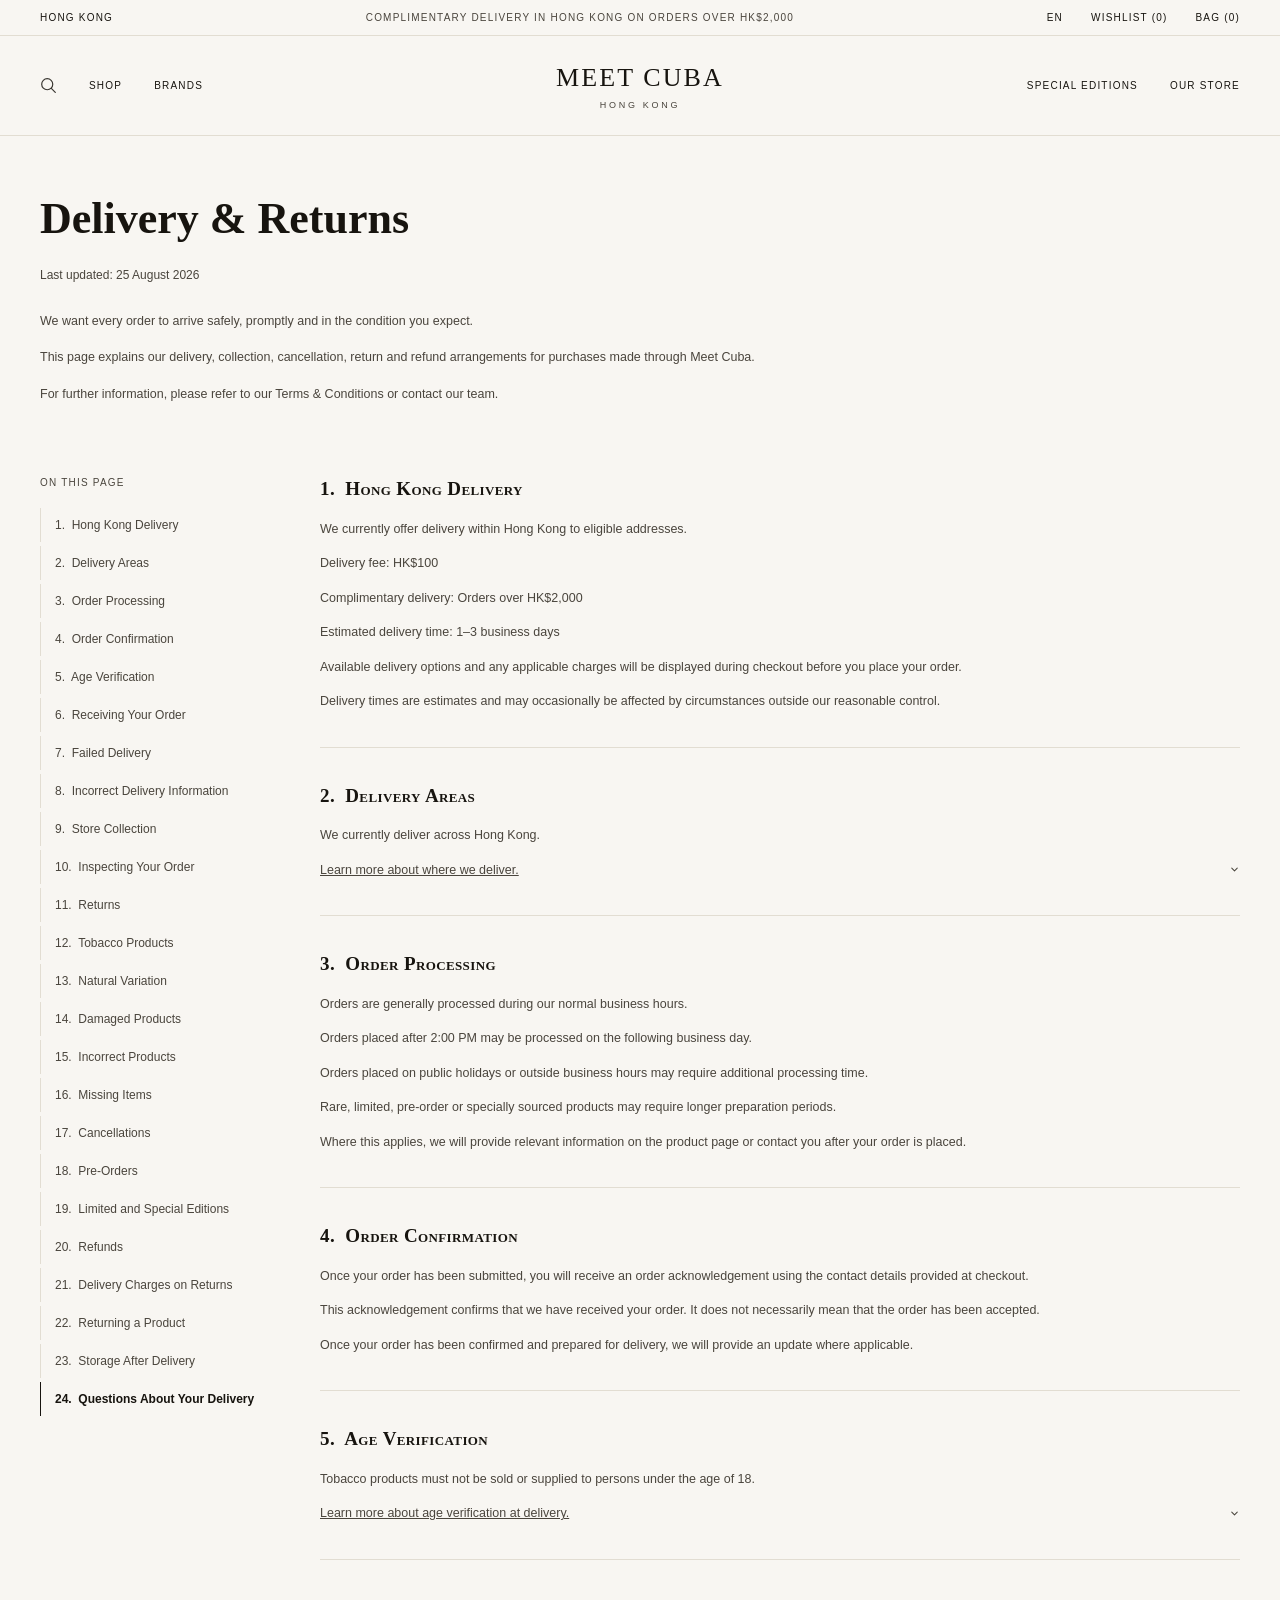
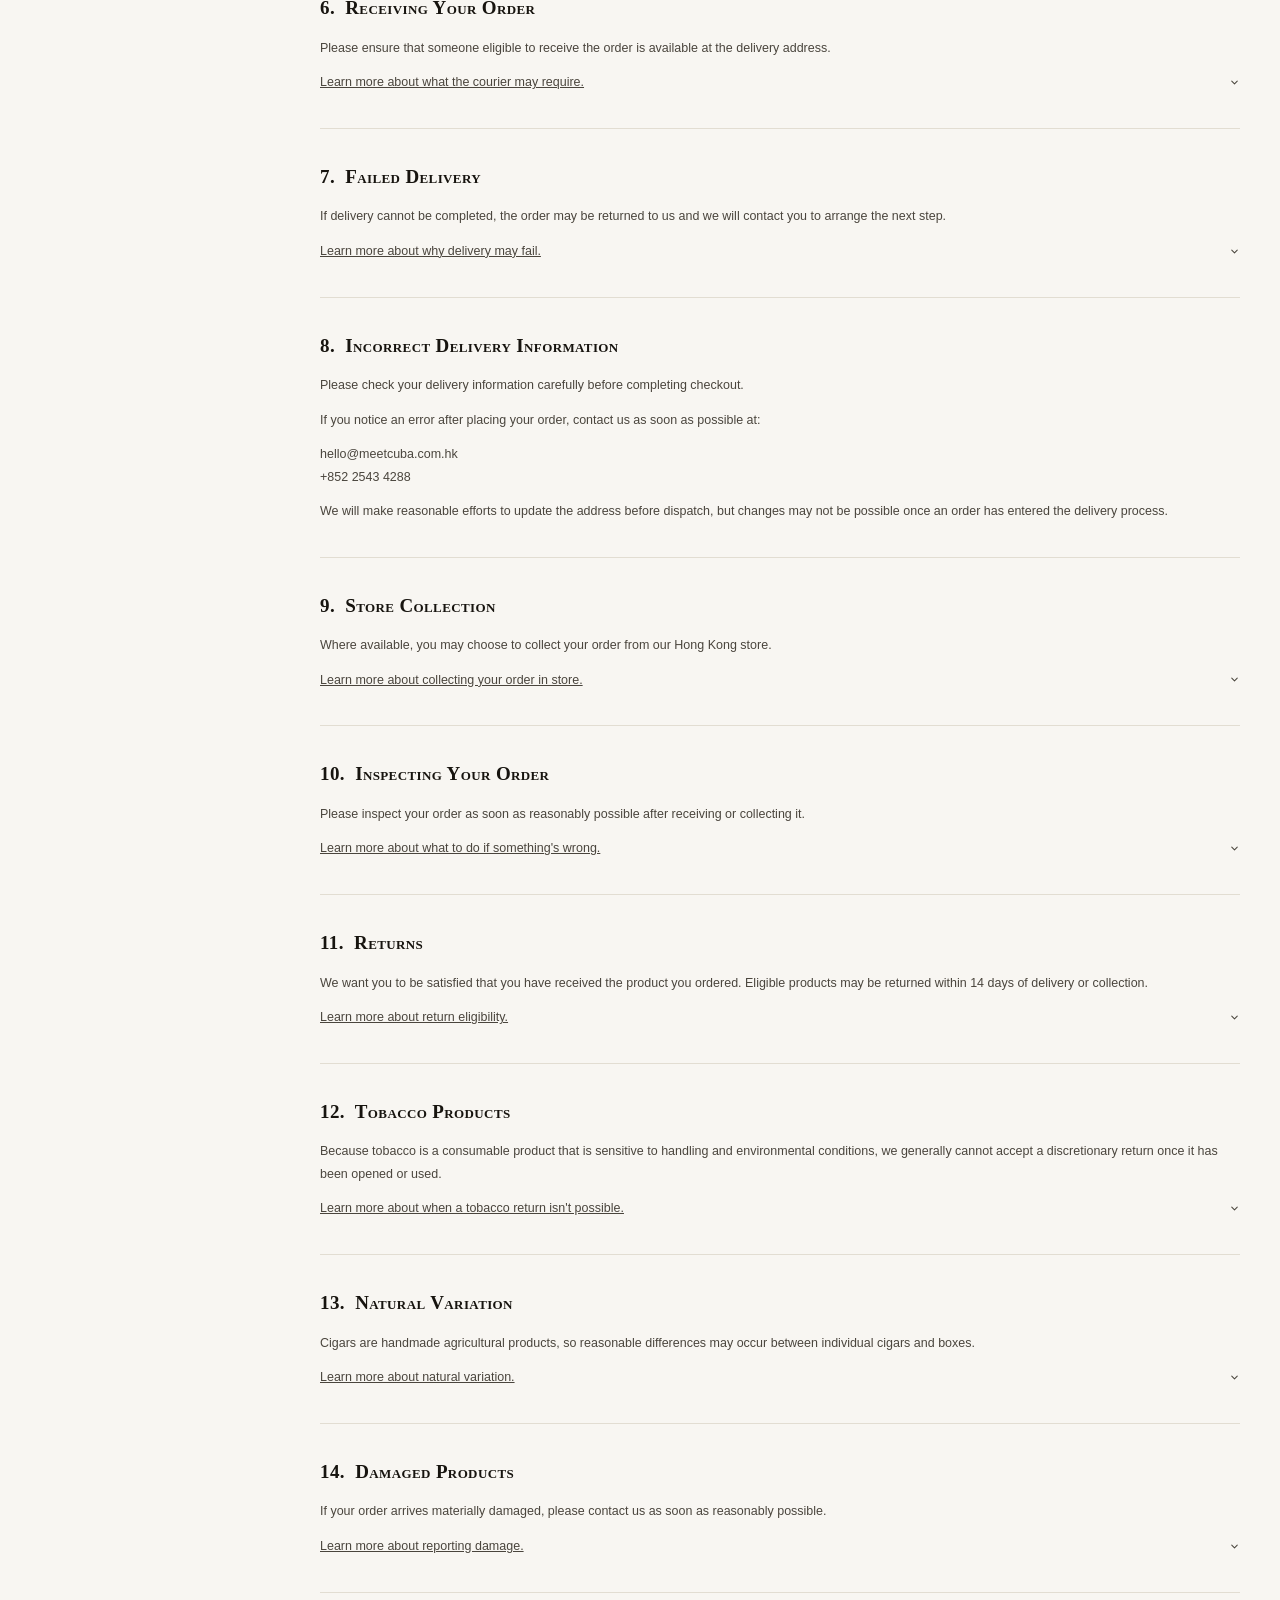
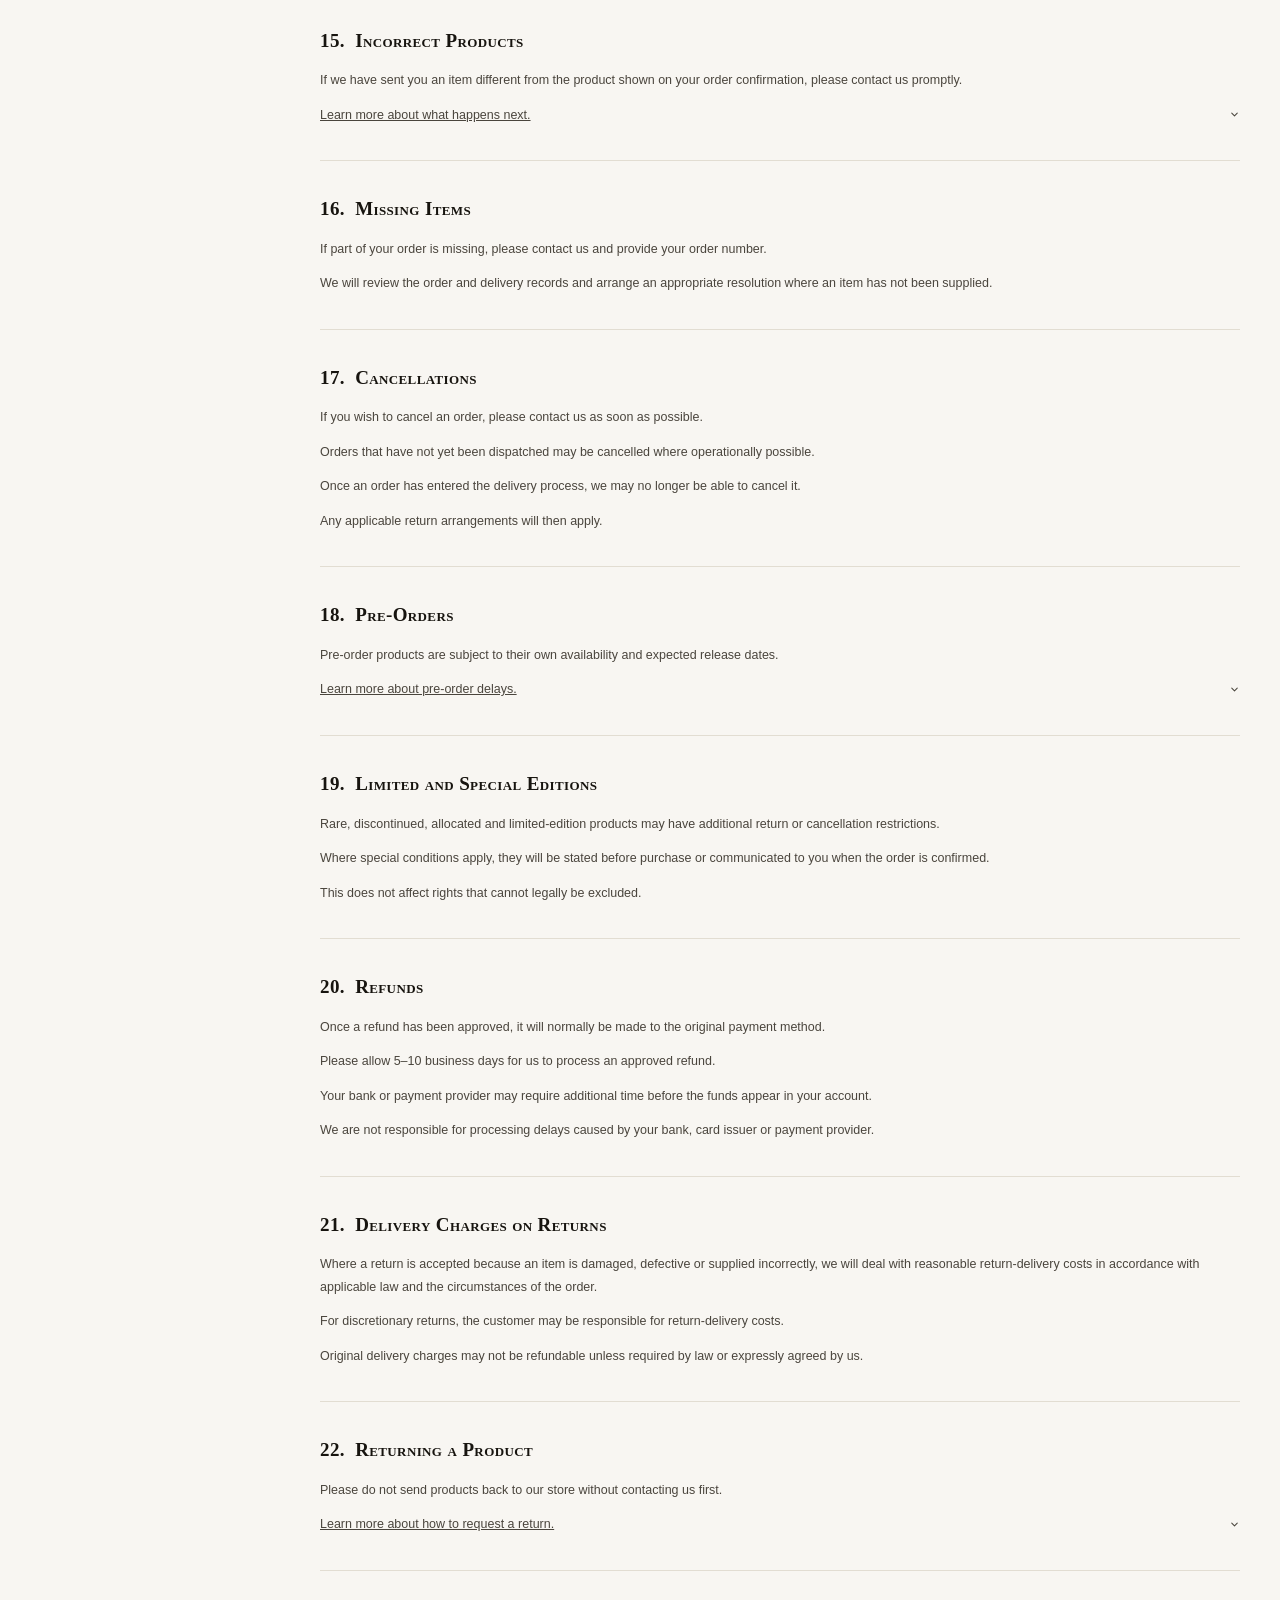
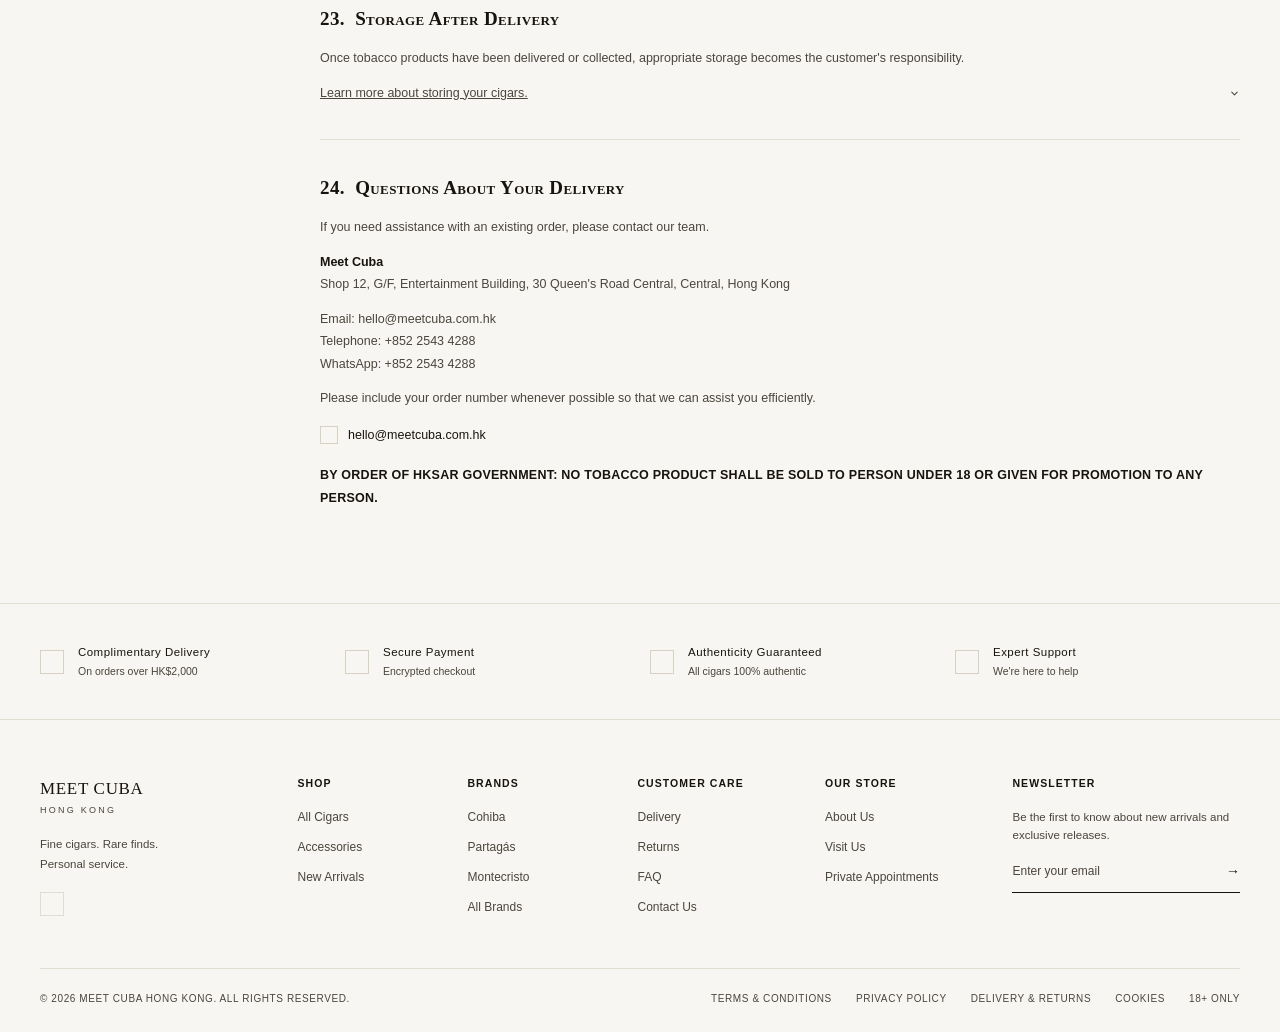
<file: delivery.html>
<!DOCTYPE html>
<html lang="en">
<head>
<meta charset="UTF-8">
<meta name="viewport" content="width=device-width, initial-scale=1.0">
<title>Delivery &amp; Returns — Meet Cuba, Hong Kong</title>
<link rel="stylesheet" href="mc-footer.css">
<link rel="stylesheet" href="mc-search.css">
<link rel="stylesheet" href="mc-header.css">
<link rel="stylesheet" href="policy.css">
<style>
  :root {
    --ink: #17140f;
    --ink-soft: #4a453d;
    --ground: #f8f6f2;
    --ground-alt: #efece5;
    --line: #e2ddd2;
    --placeholder: #eae5da;
    --placeholder-line: #d8d1c1;
    --gold: #8a7440;
  }

  * { box-sizing: border-box; margin: 0; padding: 0; }

  html { overscroll-behavior: none; scroll-behavior: smooth; }

  body {
    overscroll-behavior: none;
    background: var(--ground);
    color: var(--ink);
    font-family: -apple-system, BlinkMacSystemFont, "Helvetica Neue", Arial, sans-serif;
    font-size: 13px;
    line-height: 1.5;
    -webkit-font-smoothing: antialiased;
  }

  a { color: inherit; text-decoration: none; }
  button { font: inherit; color: inherit; background: none; border: none; cursor: pointer; }

  .u-label {
    text-transform: uppercase;
    letter-spacing: 0.12em;
    font-size: 10px;
  }

  section { padding: 0 40px; }

  .btn {
    display: inline-flex;
    align-items: center;
    justify-content: center;
    letter-spacing: 0.12em;
    font-size: 11px;
    padding: 16px 24px;
    transition: opacity 0.2s ease;
  }
  .btn:hover { opacity: 0.8; }
  .btn--primary { background: var(--ink); color: var(--ground); }

  /* Trust strip */
  .trust-strip {
    display: grid;
    grid-template-columns: repeat(4, 1fr);
    gap: 20px;
    padding: 40px;
    border-top: 1px solid var(--line);
    border-bottom: 1px solid var(--line);
  }
  .trust-strip__item { display: flex; align-items: center; gap: 14px; }
  .trust-strip__icon { width: 24px; height: 24px; flex: none; border: 1px solid var(--placeholder-line); }
  .trust-strip__title { font-size: 11.5px; letter-spacing: 0.04em; margin-bottom: 2px; }
  .trust-strip__sub { color: var(--ink-soft); font-size: 10.5px; }

  /* Bag toggle */
  .bag-toggle { cursor: pointer; }

  /* Cart drawer */
  body.cart-open { overflow: hidden; }

  .cart-overlay {
    position: fixed;
    inset: 0;
    background: rgba(23, 20, 15, 0.45);
    opacity: 0;
    pointer-events: none;
    transition: opacity 0.3s ease;
    z-index: 900;
  }
  body.cart-open .cart-overlay { opacity: 1; pointer-events: auto; }

  .cart-drawer {
    position: fixed;
    top: 0; right: 0;
    height: 100vh;
    width: 460px;
    max-width: 92vw;
    background: var(--ground);
    border-left: 1px solid var(--line);
    transform: translateX(100%);
    transition: transform 0.35s ease;
    z-index: 901;
    display: flex;
    flex-direction: column;
  }
  body.cart-open .cart-drawer { transform: translateX(0); }

  .cart-drawer__header {
    display: flex;
    align-items: center;
    justify-content: space-between;
    padding: 40px 40px 0;
  }
  .cart-drawer__title {
    font-family: Georgia, "Times New Roman", serif;
    text-transform: uppercase;
    letter-spacing: 0.04em;
    font-size: 24px;
  }
  .cart-drawer__close { font-size: 20px; line-height: 1; padding: 4px; }
  .cart-drawer__count {
    padding: 10px 40px 20px;
    margin-top: 6px;
    border-bottom: 1px solid var(--line);
    color: var(--ink-soft);
    letter-spacing: 0.1em;
    font-size: 10.5px;
  }
  .cart-drawer__items { flex: 1; overflow-y: auto; padding: 0 40px; }
  .cart-empty { padding: 60px 0; text-align: center; color: var(--ink-soft); font-size: 12px; }

  .cart-item { display: flex; gap: 20px; padding: 26px 0; border-bottom: 1px solid var(--line); }
  .cart-item__image {
    width: 110px; height: 110px; flex: none;
    background: var(--placeholder);
    border: 1px solid var(--placeholder-line);
    display: flex; align-items: center; justify-content: center;
  }
  .cart-item__image-mark { width: 30%; aspect-ratio: 1; border: 1px solid var(--placeholder-line); }
  .cart-item__body { flex: 1; display: flex; flex-direction: column; }
  .cart-item__brand { letter-spacing: 0.1em; font-size: 10px; font-weight: 600; margin-bottom: 6px; }
  .cart-item__name { font-family: Georgia, "Times New Roman", serif; font-size: 17px; margin-bottom: 4px; }
  .cart-item__spec { color: var(--ink-soft); font-size: 11px; margin-bottom: 16px; }
  .cart-item__row { display: flex; align-items: center; justify-content: space-between; margin-bottom: 12px; }
  .cart-item__price { font-size: 13px; }
  .cart-item__remove {
    align-self: flex-start;
    font-size: 10.5px;
    letter-spacing: 0.05em;
    text-decoration: underline;
    color: var(--ink-soft);
  }

  .cart-qty { display: flex; align-items: center; border: 1px solid var(--line); }
  .cart-qty__btn { width: 28px; height: 28px; display: flex; align-items: center; justify-content: center; font-size: 13px; }
  .cart-qty__value { width: 30px; text-align: center; font-size: 12px; }

  .cart-drawer__footer { padding: 22px 40px 32px; border-top: 1px solid var(--line); }
  .cart-drawer__footer .btn { width: 100%; flex: none; }
  .cart-subtotal-row {
    display: flex; justify-content: space-between;
    letter-spacing: 0.08em; font-size: 12px; font-weight: 600;
    margin-bottom: 20px;
  }
  .cart-delivery {
    display: flex; align-items: center; justify-content: space-between;
    font-size: 11px; color: var(--ink-soft); margin-bottom: 10px;
  }
  .cart-progress { height: 2px; background: var(--line); margin-bottom: 22px; }
  .cart-progress__fill { height: 100%; width: 0%; background: var(--ink); transition: width 0.3s ease; }
  .btn--outline-full {
    display: block;
    width: 100%;
    text-align: center;
    border: 1px solid var(--ink);
    padding: 15px;
    letter-spacing: 0.12em;
    font-size: 11px;
    margin-top: 12px;
    transition: opacity 0.2s ease;
  }
  .btn--outline-full:hover { opacity: 0.7; }
  .cart-secure {
    display: flex; align-items: center; justify-content: center; gap: 6px;
    margin-top: 16px;
    color: var(--ink-soft);
    font-size: 10px;
    letter-spacing: 0.05em;
  }
</style>
</head>
<body>

  <div id="site-header"></div>
  <script src="mc-header.js"></script>

  <div id="site-search"></div>

  <section class="policy-header">
    <h1 class="policy-header__title">Delivery &amp; Returns</h1>
    <div class="policy-header__updated">Last updated: 25 August 2026</div>
    <div class="policy-header__intro">
      <p>We want every order to arrive safely, promptly and in the condition you expect.</p>
      <p>This page explains our delivery, collection, cancellation, return and refund arrangements for purchases made through Meet Cuba.</p>
      <p>For further information, please refer to our Terms &amp; Conditions or contact our team.</p>
    </div>
  </section>

  <section class="policy-layout">
    <nav class="policy-toc" id="policyToc">
      <div class="policy-toc__label">ON THIS PAGE</div>
      <ol class="policy-toc__list">
        <li class="policy-toc__item"><a class="policy-toc__link" href="#section-1">1.&nbsp; Hong Kong Delivery</a></li>
        <li class="policy-toc__item"><a class="policy-toc__link" href="#section-2">2.&nbsp; Delivery Areas</a></li>
        <li class="policy-toc__item"><a class="policy-toc__link" href="#section-3">3.&nbsp; Order Processing</a></li>
        <li class="policy-toc__item"><a class="policy-toc__link" href="#section-4">4.&nbsp; Order Confirmation</a></li>
        <li class="policy-toc__item"><a class="policy-toc__link" href="#section-5">5.&nbsp; Age Verification</a></li>
        <li class="policy-toc__item"><a class="policy-toc__link" href="#section-6">6.&nbsp; Receiving Your Order</a></li>
        <li class="policy-toc__item"><a class="policy-toc__link" href="#section-7">7.&nbsp; Failed Delivery</a></li>
        <li class="policy-toc__item"><a class="policy-toc__link" href="#section-8">8.&nbsp; Incorrect Delivery Information</a></li>
        <li class="policy-toc__item"><a class="policy-toc__link" href="#section-9">9.&nbsp; Store Collection</a></li>
        <li class="policy-toc__item"><a class="policy-toc__link" href="#section-10">10.&nbsp; Inspecting Your Order</a></li>
        <li class="policy-toc__item"><a class="policy-toc__link" href="#section-11">11.&nbsp; Returns</a></li>
        <li class="policy-toc__item"><a class="policy-toc__link" href="#section-12">12.&nbsp; Tobacco Products</a></li>
        <li class="policy-toc__item"><a class="policy-toc__link" href="#section-13">13.&nbsp; Natural Variation</a></li>
        <li class="policy-toc__item"><a class="policy-toc__link" href="#section-14">14.&nbsp; Damaged Products</a></li>
        <li class="policy-toc__item"><a class="policy-toc__link" href="#section-15">15.&nbsp; Incorrect Products</a></li>
        <li class="policy-toc__item"><a class="policy-toc__link" href="#section-16">16.&nbsp; Missing Items</a></li>
        <li class="policy-toc__item"><a class="policy-toc__link" href="#section-17">17.&nbsp; Cancellations</a></li>
        <li class="policy-toc__item"><a class="policy-toc__link" href="#section-18">18.&nbsp; Pre-Orders</a></li>
        <li class="policy-toc__item"><a class="policy-toc__link" href="#section-19">19.&nbsp; Limited and Special Editions</a></li>
        <li class="policy-toc__item"><a class="policy-toc__link" href="#section-20">20.&nbsp; Refunds</a></li>
        <li class="policy-toc__item"><a class="policy-toc__link" href="#section-21">21.&nbsp; Delivery Charges on Returns</a></li>
        <li class="policy-toc__item"><a class="policy-toc__link" href="#section-22">22.&nbsp; Returning a Product</a></li>
        <li class="policy-toc__item"><a class="policy-toc__link" href="#section-23">23.&nbsp; Storage After Delivery</a></li>
        <li class="policy-toc__item"><a class="policy-toc__link" href="#section-24">24.&nbsp; Questions About Your Delivery</a></li>
      </ol>
    </nav>

    <div class="policy-content">

      <div class="policy-section" id="section-1">
        <h2 class="policy-section__title">1.&nbsp;&nbsp;Hong Kong Delivery</h2>
        <p>We currently offer delivery within Hong Kong to eligible addresses.</p>
        <p>Delivery fee: HK$100</p>
        <p>Complimentary delivery: Orders over HK$2,000</p>
        <p>Estimated delivery time: 1–3 business days</p>
        <p>Available delivery options and any applicable charges will be displayed during checkout before you place your order.</p>
        <p>Delivery times are estimates and may occasionally be affected by circumstances outside our reasonable control.</p>
      </div>

      <div class="policy-section" id="section-2">
        <h2 class="policy-section__title">2.&nbsp;&nbsp;Delivery Areas</h2>
        <p>We currently deliver across Hong Kong.</p>
        <details class="policy-accordion">
          <summary class="policy-accordion__summary">Learn more about where we deliver.<span class="policy-accordion__chevron">⌄</span></summary>
          <div class="policy-accordion__body">
            <p>We currently deliver to:</p>
            <ul>
              <li>Hong Kong Island</li>
              <li>Kowloon</li>
              <li>New Territories</li>
            </ul>
            <p>Certain locations may be excluded or subject to additional arrangements.</p>
            <p>If we are unable to deliver to your address, our team will contact you after your order is placed.</p>
          </div>
        </details>
      </div>

      <div class="policy-section" id="section-3">
        <h2 class="policy-section__title">3.&nbsp;&nbsp;Order Processing</h2>
        <p>Orders are generally processed during our normal business hours.</p>
        <p>Orders placed after 2:00 PM may be processed on the following business day.</p>
        <p>Orders placed on public holidays or outside business hours may require additional processing time.</p>
        <p>Rare, limited, pre-order or specially sourced products may require longer preparation periods.</p>
        <p>Where this applies, we will provide relevant information on the product page or contact you after your order is placed.</p>
      </div>

      <div class="policy-section" id="section-4">
        <h2 class="policy-section__title">4.&nbsp;&nbsp;Order Confirmation</h2>
        <p>Once your order has been submitted, you will receive an order acknowledgement using the contact details provided at checkout.</p>
        <p>This acknowledgement confirms that we have received your order. It does not necessarily mean that the order has been accepted.</p>
        <p>Once your order has been confirmed and prepared for delivery, we will provide an update where applicable.</p>
      </div>

      <div class="policy-section" id="section-5">
        <h2 class="policy-section__title">5.&nbsp;&nbsp;Age Verification</h2>
        <p>Tobacco products must not be sold or supplied to persons under the age of 18.</p>
        <details class="policy-accordion">
          <summary class="policy-accordion__summary">Learn more about age verification at delivery.<span class="policy-accordion__chevron">⌄</span></summary>
          <div class="policy-accordion__body">
            <p>We may request satisfactory proof of age or identity before:</p>
            <ul>
              <li>accepting an order;</li>
              <li>dispatching an order;</li>
              <li>completing delivery; or</li>
              <li>releasing an order for collection.</li>
            </ul>
            <p>The person receiving or collecting tobacco products must be legally permitted to receive them.</p>
            <p>If satisfactory age verification cannot be completed, we may refuse delivery or collection and the order may be returned to us.</p>
          </div>
        </details>
      </div>

      <div class="policy-section" id="section-6">
        <h2 class="policy-section__title">6.&nbsp;&nbsp;Receiving Your Order</h2>
        <p>Please ensure that someone eligible to receive the order is available at the delivery address.</p>
        <details class="policy-accordion">
          <summary class="policy-accordion__summary">Learn more about what the courier may require.<span class="policy-accordion__chevron">⌄</span></summary>
          <div class="policy-accordion__body">
            <p>Depending on the delivery method, the courier may require:</p>
            <ul>
              <li>a signature;</li>
              <li>identification;</li>
              <li>proof of age; or</li>
              <li>other reasonable verification.</li>
            </ul>
            <p>Tobacco products should not be left with a person under 18.</p>
            <p>We may instruct our delivery provider not to leave tobacco products unattended.</p>
          </div>
        </details>
      </div>

      <div class="policy-section" id="section-7">
        <h2 class="policy-section__title">7.&nbsp;&nbsp;Failed Delivery</h2>
        <p>If delivery cannot be completed, the order may be returned to us and we will contact you to arrange the next step.</p>
        <details class="policy-accordion">
          <summary class="policy-accordion__summary">Learn more about why delivery may fail.<span class="policy-accordion__chevron">⌄</span></summary>
          <div class="policy-accordion__body">
            <p>Delivery cannot be completed where:</p>
            <ul>
              <li>nobody eligible is available to receive the order;</li>
              <li>age verification cannot be completed;</li>
              <li>the address provided is incorrect or incomplete; or</li>
              <li>access to the delivery location is unavailable.</li>
            </ul>
            <p>An additional delivery charge may apply where a further delivery attempt is required due to circumstances within the customer's control.</p>
          </div>
        </details>
      </div>

      <div class="policy-section" id="section-8">
        <h2 class="policy-section__title">8.&nbsp;&nbsp;Incorrect Delivery Information</h2>
        <p>Please check your delivery information carefully before completing checkout.</p>
        <p>If you notice an error after placing your order, contact us as soon as possible at:</p>
        <p>hello@meetcuba.com.hk<br>+852 2543 4288</p>
        <p>We will make reasonable efforts to update the address before dispatch, but changes may not be possible once an order has entered the delivery process.</p>
      </div>

      <div class="policy-section" id="section-9">
        <h2 class="policy-section__title">9.&nbsp;&nbsp;Store Collection</h2>
        <p>Where available, you may choose to collect your order from our Hong Kong store.</p>
        <details class="policy-accordion">
          <summary class="policy-accordion__summary">Learn more about collecting your order in store.<span class="policy-accordion__chevron">⌄</span></summary>
          <div class="policy-accordion__body">
            <p><strong>Meet Cuba</strong><br>Shop 12, G/F, Entertainment Building, 30 Queen's Road Central, Central, Hong Kong</p>
            <p>Collection hours:</p>
            <p>Monday – Saturday, 11:00 – 20:00<br>Sunday, 12:00 – 19:00</p>
            <p>We will contact you when your order is ready for collection.</p>
            <p>Please do not visit the store to collect your order until you have received confirmation that it is ready.</p>
            <p>When collecting an order, we may ask you to provide:</p>
            <ul>
              <li>your order confirmation;</li>
              <li>photographic identification;</li>
              <li>proof of age; and</li>
              <li>where appropriate, evidence relating to the original payment.</li>
            </ul>
            <p>Orders will not be released where required age or identity checks cannot be completed satisfactorily.</p>
          </div>
        </details>
      </div>

      <div class="policy-section" id="section-10">
        <h2 class="policy-section__title">10.&nbsp;&nbsp;Inspecting Your Order</h2>
        <p>Please inspect your order as soon as reasonably possible after receiving or collecting it.</p>
        <details class="policy-accordion">
          <summary class="policy-accordion__summary">Learn more about what to do if something's wrong.<span class="policy-accordion__chevron">⌄</span></summary>
          <div class="policy-accordion__body">
            <p>If anything appears to be:</p>
            <ul>
              <li>damaged;</li>
              <li>missing;</li>
              <li>incorrect; or</li>
              <li>materially different from what you ordered,</li>
            </ul>
            <p>please contact us promptly.</p>
            <p>Where possible, please keep:</p>
            <ul>
              <li>the product;</li>
              <li>its original packaging;</li>
              <li>the delivery packaging;</li>
              <li>shipping labels; and</li>
              <li>photographs showing the issue.</li>
            </ul>
            <p>This will help us assess and resolve the matter efficiently.</p>
          </div>
        </details>
      </div>

      <div class="policy-section" id="section-11">
        <h2 class="policy-section__title">11.&nbsp;&nbsp;Returns</h2>
        <p>We want you to be satisfied that you have received the product you ordered. Eligible products may be returned within 14 days of delivery or collection.</p>
        <details class="policy-accordion">
          <summary class="policy-accordion__summary">Learn more about return eligibility.<span class="policy-accordion__chevron">⌄</span></summary>
          <div class="policy-accordion__body">
            <p>To be eligible for a discretionary return, a product must generally:</p>
            <ul>
              <li>be unused;</li>
              <li>be unopened;</li>
              <li>remain in its original condition;</li>
              <li>retain all original packaging, seals and labels; and</li>
              <li>be accompanied by satisfactory proof of purchase.</li>
            </ul>
            <p>Please contact us before returning any product.</p>
            <p>Products sent back without prior authorisation may take longer to process.</p>
          </div>
        </details>
      </div>

      <div class="policy-section" id="section-12">
        <h2 class="policy-section__title">12.&nbsp;&nbsp;Tobacco Products</h2>
        <p>Because tobacco is a consumable product that is sensitive to handling and environmental conditions, we generally cannot accept a discretionary return once it has been opened or used.</p>
        <details class="policy-accordion">
          <summary class="policy-accordion__summary">Learn more about when a tobacco return isn't possible.<span class="policy-accordion__chevron">⌄</span></summary>
          <div class="policy-accordion__body">
            <p>We generally cannot accept a discretionary return once:</p>
            <ul>
              <li>the product has been opened;</li>
              <li>protective packaging or seals have been removed or damaged;</li>
              <li>the cigars have been removed from their original packaging;</li>
              <li>the product has been smoked or used;</li>
              <li>the product has been improperly stored; or</li>
              <li>its condition can no longer reasonably be verified.</li>
            </ul>
            <p>This does not affect any rights or remedies available to you under applicable law where goods are damaged, defective, incorrect or otherwise not supplied as agreed.</p>
          </div>
        </details>
      </div>

      <div class="policy-section" id="section-13">
        <h2 class="policy-section__title">13.&nbsp;&nbsp;Natural Variation</h2>
        <p>Cigars are handmade agricultural products, so reasonable differences may occur between individual cigars and boxes.</p>
        <details class="policy-accordion">
          <summary class="policy-accordion__summary">Learn more about natural variation.<span class="policy-accordion__chevron">⌄</span></summary>
          <div class="policy-accordion__body">
            <p>Reasonable differences may occur between individual cigars, boxes and production batches, including variations in:</p>
            <ul>
              <li>wrapper colour;</li>
              <li>texture;</li>
              <li>grain;</li>
              <li>natural markings;</li>
              <li>wooden packaging;</li>
              <li>bands; and</li>
              <li>presentation.</li>
            </ul>
            <p>Minor natural variations of this kind are not normally considered defects.</p>
          </div>
        </details>
      </div>

      <div class="policy-section" id="section-14">
        <h2 class="policy-section__title">14.&nbsp;&nbsp;Damaged Products</h2>
        <p>If your order arrives materially damaged, please contact us as soon as reasonably possible.</p>
        <details class="policy-accordion">
          <summary class="policy-accordion__summary">Learn more about reporting damage.<span class="policy-accordion__chevron">⌄</span></summary>
          <div class="policy-accordion__body">
            <p>Please include:</p>
            <ul>
              <li>your order number;</li>
              <li>a description of the issue; and</li>
              <li>clear photographs of the product and packaging.</li>
            </ul>
            <p>Do not dispose of the product or its packaging until our team has advised you that it is appropriate to do so.</p>
            <p>After reviewing the issue, we may arrange an appropriate remedy, which may include replacement, return or refund depending on the circumstances.</p>
          </div>
        </details>
      </div>

      <div class="policy-section" id="section-15">
        <h2 class="policy-section__title">15.&nbsp;&nbsp;Incorrect Products</h2>
        <p>If we have sent you an item different from the product shown on your order confirmation, please contact us promptly.</p>
        <details class="policy-accordion">
          <summary class="policy-accordion__summary">Learn more about what happens next.<span class="policy-accordion__chevron">⌄</span></summary>
          <div class="policy-accordion__body">
            <p>We may arrange for the incorrect item to be collected or returned and, where appropriate, provide:</p>
            <ul>
              <li>the correct product;</li>
              <li>a replacement; or</li>
              <li>a refund.</li>
            </ul>
            <p>Please keep the incorrect product unopened and in its original condition wherever reasonably possible.</p>
          </div>
        </details>
      </div>

      <div class="policy-section" id="section-16">
        <h2 class="policy-section__title">16.&nbsp;&nbsp;Missing Items</h2>
        <p>If part of your order is missing, please contact us and provide your order number.</p>
        <p>We will review the order and delivery records and arrange an appropriate resolution where an item has not been supplied.</p>
      </div>

      <div class="policy-section" id="section-17">
        <h2 class="policy-section__title">17.&nbsp;&nbsp;Cancellations</h2>
        <p>If you wish to cancel an order, please contact us as soon as possible.</p>
        <p>Orders that have not yet been dispatched may be cancelled where operationally possible.</p>
        <p>Once an order has entered the delivery process, we may no longer be able to cancel it.</p>
        <p>Any applicable return arrangements will then apply.</p>
      </div>

      <div class="policy-section" id="section-18">
        <h2 class="policy-section__title">18.&nbsp;&nbsp;Pre-Orders</h2>
        <p>Pre-order products are subject to their own availability and expected release dates.</p>
        <details class="policy-accordion">
          <summary class="policy-accordion__summary">Learn more about pre-order delays.<span class="policy-accordion__chevron">⌄</span></summary>
          <div class="policy-accordion__body">
            <p>Any expected delivery or availability date shown for a pre-order is an estimate unless expressly stated otherwise.</p>
            <p>Delays may occur due to:</p>
            <ul>
              <li>supplier allocation;</li>
              <li>production;</li>
              <li>international transport;</li>
              <li>customs;</li>
              <li>importation;</li>
              <li>regulatory requirements; or</li>
              <li>other circumstances outside our reasonable control.</li>
            </ul>
            <p>If a significant delay affects your pre-order, we will contact you with the information reasonably available to us.</p>
            <p>Specific cancellation or refund conditions may apply to certain pre-order or specially sourced products and will be disclosed where relevant.</p>
          </div>
        </details>
      </div>

      <div class="policy-section" id="section-19">
        <h2 class="policy-section__title">19.&nbsp;&nbsp;Limited and Special Editions</h2>
        <p>Rare, discontinued, allocated and limited-edition products may have additional return or cancellation restrictions.</p>
        <p>Where special conditions apply, they will be stated before purchase or communicated to you when the order is confirmed.</p>
        <p>This does not affect rights that cannot legally be excluded.</p>
      </div>

      <div class="policy-section" id="section-20">
        <h2 class="policy-section__title">20.&nbsp;&nbsp;Refunds</h2>
        <p>Once a refund has been approved, it will normally be made to the original payment method.</p>
        <p>Please allow 5–10 business days for us to process an approved refund.</p>
        <p>Your bank or payment provider may require additional time before the funds appear in your account.</p>
        <p>We are not responsible for processing delays caused by your bank, card issuer or payment provider.</p>
      </div>

      <div class="policy-section" id="section-21">
        <h2 class="policy-section__title">21.&nbsp;&nbsp;Delivery Charges on Returns</h2>
        <p>Where a return is accepted because an item is damaged, defective or supplied incorrectly, we will deal with reasonable return-delivery costs in accordance with applicable law and the circumstances of the order.</p>
        <p>For discretionary returns, the customer may be responsible for return-delivery costs.</p>
        <p>Original delivery charges may not be refundable unless required by law or expressly agreed by us.</p>
      </div>

      <div class="policy-section" id="section-22">
        <h2 class="policy-section__title">22.&nbsp;&nbsp;Returning a Product</h2>
        <p>Please do not send products back to our store without contacting us first.</p>
        <details class="policy-accordion">
          <summary class="policy-accordion__summary">Learn more about how to request a return.<span class="policy-accordion__chevron">⌄</span></summary>
          <div class="policy-accordion__body">
            <p>To request a return, contact:</p>
            <p>Email: hello@meetcuba.com.hk<br>Telephone: +852 2543 4288<br>WhatsApp: +852 2543 4288</p>
            <p>Please provide:</p>
            <ul>
              <li>your name;</li>
              <li>order number;</li>
              <li>product concerned;</li>
              <li>reason for the return; and</li>
              <li>photographs where relevant.</li>
            </ul>
            <p>Our team will then provide the appropriate return instructions.</p>
          </div>
        </details>
      </div>

      <div class="policy-section" id="section-23">
        <h2 class="policy-section__title">23.&nbsp;&nbsp;Storage After Delivery</h2>
        <p>Once tobacco products have been delivered or collected, appropriate storage becomes the customer's responsibility.</p>
        <details class="policy-accordion">
          <summary class="policy-accordion__summary">Learn more about storing your cigars.<span class="policy-accordion__chevron">⌄</span></summary>
          <div class="policy-accordion__body">
            <p>Cigars may be adversely affected by inappropriate:</p>
            <ul>
              <li>temperature;</li>
              <li>humidity;</li>
              <li>dryness;</li>
              <li>heat;</li>
              <li>sunlight; or</li>
              <li>physical handling.</li>
            </ul>
            <p>Damage or deterioration resulting from improper storage after delivery is not considered a delivery defect.</p>
            <p>If you are unsure how to store your purchase, please contact our store for general guidance.</p>
          </div>
        </details>
      </div>

      <div class="policy-section" id="section-24">
        <h2 class="policy-section__title">24.&nbsp;&nbsp;Questions About Your Delivery</h2>
        <p>If you need assistance with an existing order, please contact our team.</p>
        <p><strong>Meet Cuba</strong><br>Shop 12, G/F, Entertainment Building, 30 Queen's Road Central, Central, Hong Kong</p>
        <p>Email: hello@meetcuba.com.hk<br>Telephone: +852 2543 4288<br>WhatsApp: +852 2543 4288</p>
        <p>Please include your order number whenever possible so that we can assist you efficiently.</p>
        <div class="policy-contact">
          <div class="policy-contact__icon"></div>
          <span>hello@meetcuba.com.hk</span>
        </div>
        <p style="margin-top: 20px; letter-spacing: 0.02em; font-weight: 600; color: var(--ink);">BY ORDER OF HKSAR GOVERNMENT: NO TOBACCO PRODUCT SHALL BE SOLD TO PERSON UNDER 18 OR GIVEN FOR PROMOTION TO ANY PERSON.</p>
      </div>

    </div>
  </section>

  <section class="trust-strip">
    <div class="trust-strip__item">
      <div class="trust-strip__icon"></div>
      <div>
        <div class="trust-strip__title">Complimentary Delivery</div>
        <div class="trust-strip__sub">On orders over HK$2,000</div>
      </div>
    </div>
    <div class="trust-strip__item">
      <div class="trust-strip__icon"></div>
      <div>
        <div class="trust-strip__title">Secure Payment</div>
        <div class="trust-strip__sub">Encrypted checkout</div>
      </div>
    </div>
    <div class="trust-strip__item">
      <div class="trust-strip__icon"></div>
      <div>
        <div class="trust-strip__title">Authenticity Guaranteed</div>
        <div class="trust-strip__sub">All cigars 100% authentic</div>
      </div>
    </div>
    <div class="trust-strip__item">
      <div class="trust-strip__icon"></div>
      <div>
        <div class="trust-strip__title">Expert Support</div>
        <div class="trust-strip__sub">We're here to help</div>
      </div>
    </div>
  </section>

  <div id="site-footer"></div>

  <div class="cart-overlay" id="cartOverlay"></div>
  <aside class="cart-drawer" id="cartDrawer">
    <div class="cart-drawer__header">
      <h2 class="cart-drawer__title">Your Bag</h2>
      <button class="cart-drawer__close" id="cartClose" type="button" aria-label="Close bag">×</button>
    </div>
    <div class="cart-drawer__count" id="cartItemsLabel">0 ITEMS</div>
    <div class="cart-drawer__items" id="cartItems"></div>
    <div class="cart-drawer__footer">
      <div class="cart-subtotal-row">
        <span>SUBTOTAL</span>
        <span id="cartSubtotal">HK$0</span>
      </div>
      <div class="cart-delivery">
        <span id="cartDeliveryText">Add HK$2,000 more for free delivery</span>
        <span id="cartDeliveryCheck" style="display:none;">✓</span>
      </div>
      <div class="cart-progress"><div class="cart-progress__fill" id="cartProgressFill"></div></div>
      <a class="btn btn--primary" href="#">CHECKOUT</a>
      <a class="btn--outline-full" href="#">VIEW BAG</a>
      <div class="cart-secure">🔒 Secure checkout</div>
    </div>
  </aside>
  <script src="mc-cart.js"></script>
  <script src="mc-wishlist.js"></script>
  <script src="mc-footer.js"></script>
  <script src="mc-search.js"></script>
  <script src="policy.js"></script>
</body>
</html>
</file>
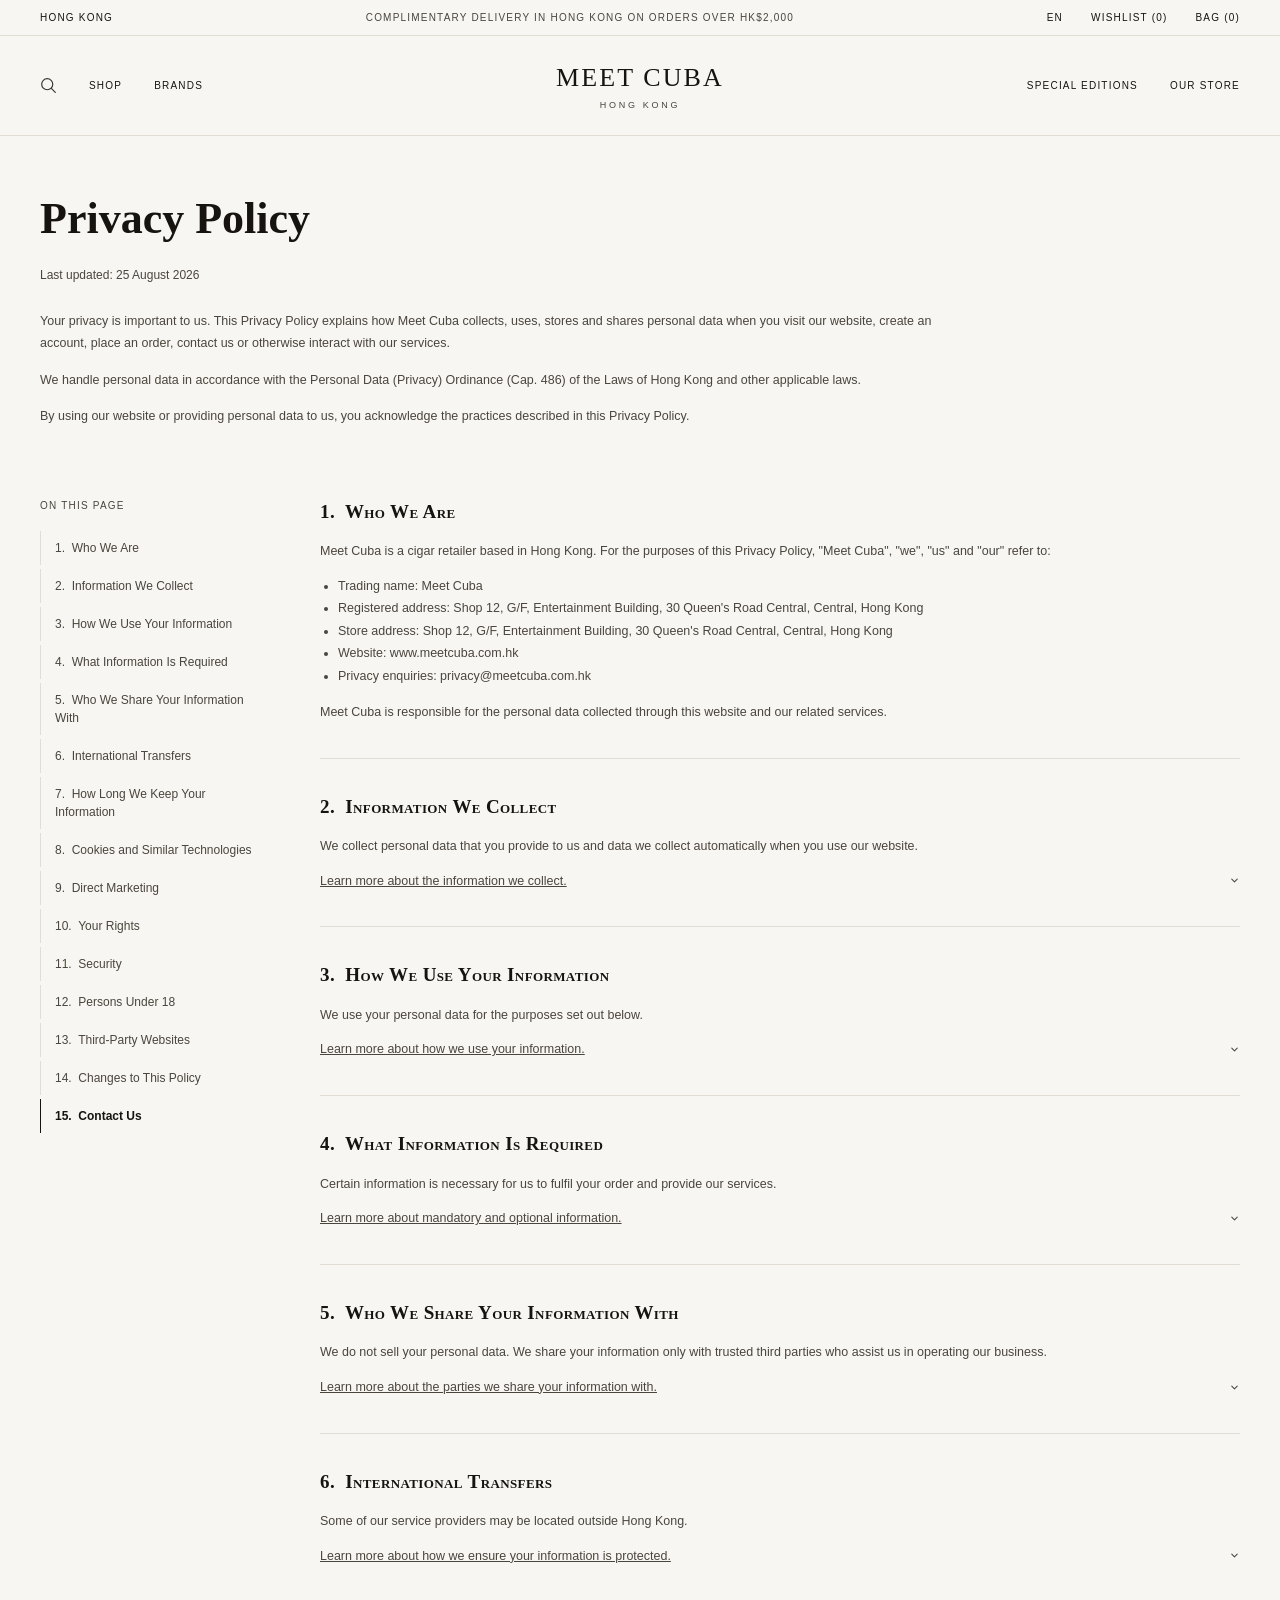
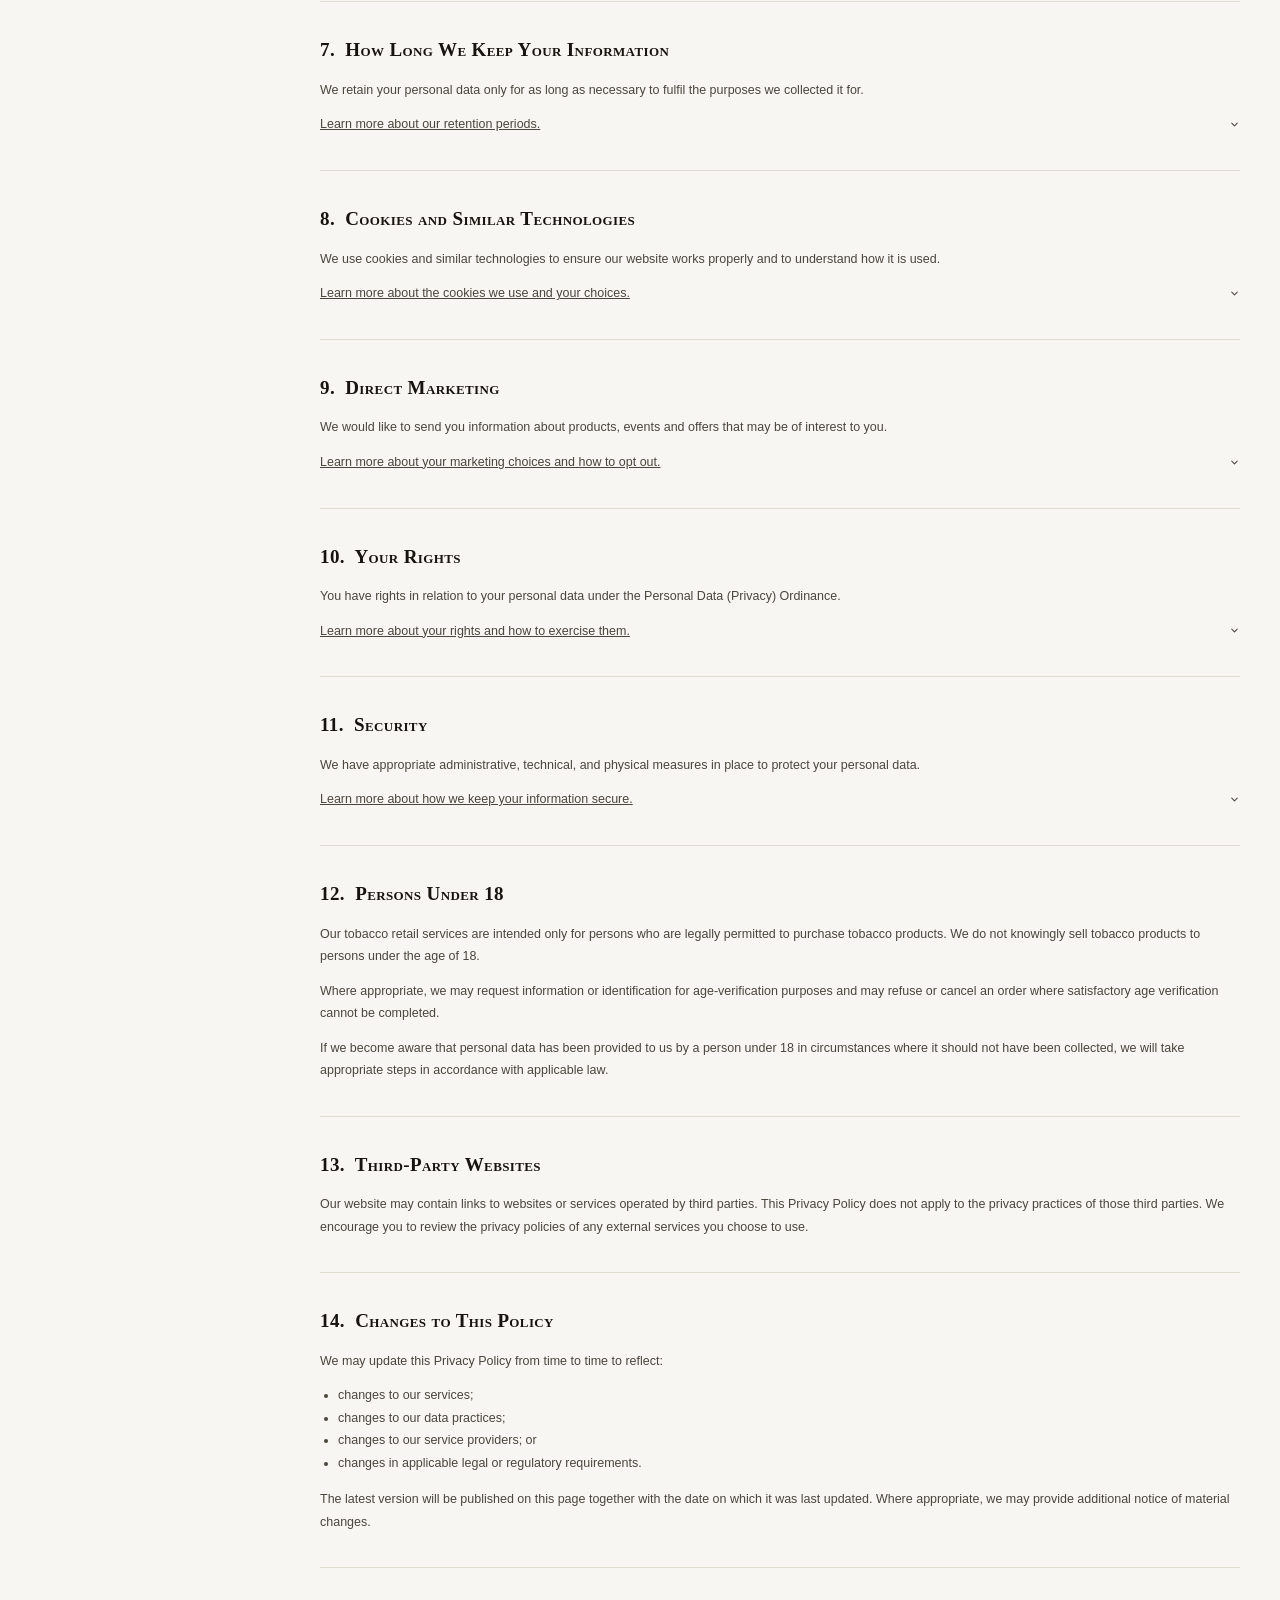
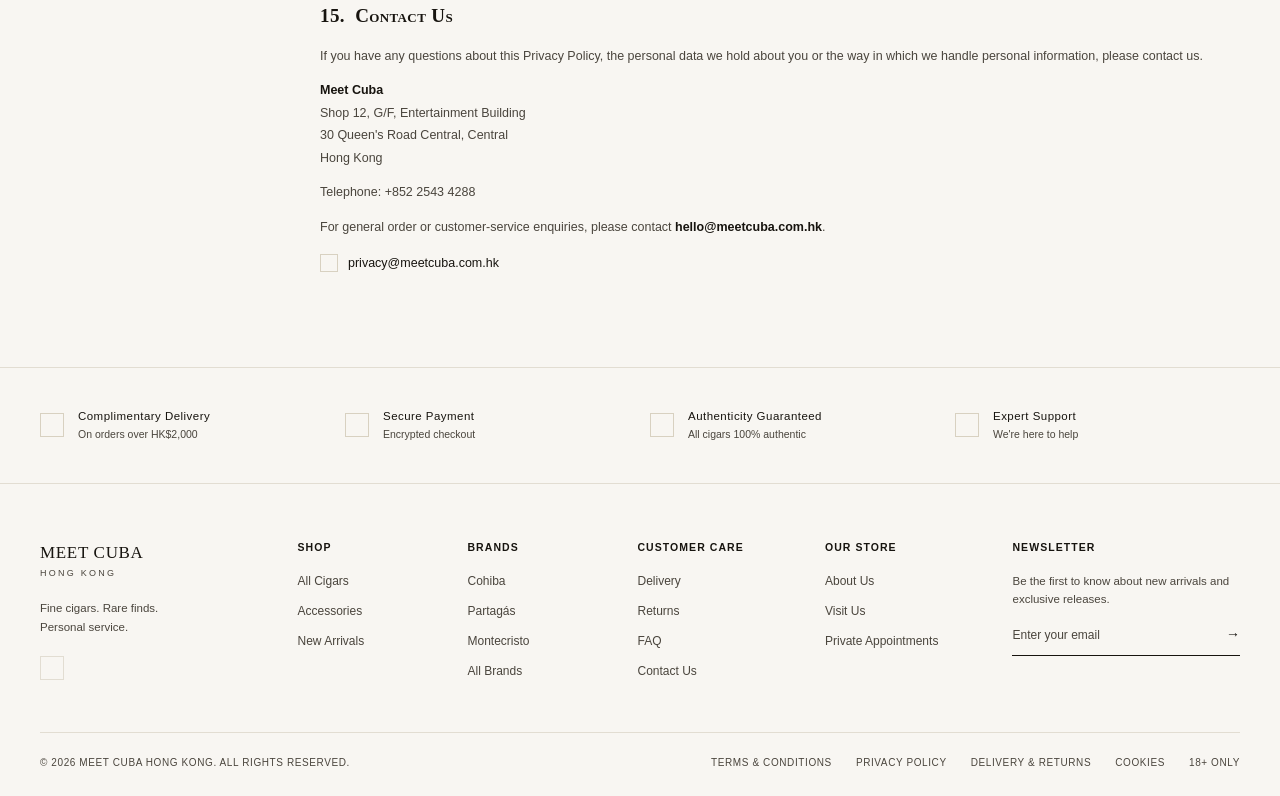
<file: privacy.html>
<!DOCTYPE html>
<html lang="en">
<head>
<meta charset="UTF-8">
<meta name="viewport" content="width=device-width, initial-scale=1.0">
<title>Privacy Policy — Meet Cuba, Hong Kong</title>
<link rel="stylesheet" href="mc-footer.css">
<link rel="stylesheet" href="mc-search.css">
<link rel="stylesheet" href="mc-header.css">
<link rel="stylesheet" href="policy.css">
<style>
  :root {
    --ink: #17140f;
    --ink-soft: #4a453d;
    --ground: #f8f6f2;
    --ground-alt: #efece5;
    --line: #e2ddd2;
    --placeholder: #eae5da;
    --placeholder-line: #d8d1c1;
    --gold: #8a7440;
  }

  * { box-sizing: border-box; margin: 0; padding: 0; }

  html { overscroll-behavior: none; scroll-behavior: smooth; }

  body {
    overscroll-behavior: none;
    background: var(--ground);
    color: var(--ink);
    font-family: -apple-system, BlinkMacSystemFont, "Helvetica Neue", Arial, sans-serif;
    font-size: 13px;
    line-height: 1.5;
    -webkit-font-smoothing: antialiased;
  }

  a { color: inherit; text-decoration: none; }
  button { font: inherit; color: inherit; background: none; border: none; cursor: pointer; }

  .u-label {
    text-transform: uppercase;
    letter-spacing: 0.12em;
    font-size: 10px;
  }

  section { padding: 0 40px; }

  .btn {
    display: inline-flex;
    align-items: center;
    justify-content: center;
    letter-spacing: 0.12em;
    font-size: 11px;
    padding: 16px 24px;
    transition: opacity 0.2s ease;
  }
  .btn:hover { opacity: 0.8; }
  .btn--primary { background: var(--ink); color: var(--ground); }

  /* Trust strip */
  .trust-strip {
    display: grid;
    grid-template-columns: repeat(4, 1fr);
    gap: 20px;
    padding: 40px;
    border-top: 1px solid var(--line);
    border-bottom: 1px solid var(--line);
  }
  .trust-strip__item { display: flex; align-items: center; gap: 14px; }
  .trust-strip__icon { width: 24px; height: 24px; flex: none; border: 1px solid var(--placeholder-line); }
  .trust-strip__title { font-size: 11.5px; letter-spacing: 0.04em; margin-bottom: 2px; }
  .trust-strip__sub { color: var(--ink-soft); font-size: 10.5px; }

  /* Bag toggle */
  .bag-toggle { cursor: pointer; }

  /* Cart drawer */
  body.cart-open { overflow: hidden; }

  .cart-overlay {
    position: fixed;
    inset: 0;
    background: rgba(23, 20, 15, 0.45);
    opacity: 0;
    pointer-events: none;
    transition: opacity 0.3s ease;
    z-index: 900;
  }
  body.cart-open .cart-overlay { opacity: 1; pointer-events: auto; }

  .cart-drawer {
    position: fixed;
    top: 0; right: 0;
    height: 100vh;
    width: 460px;
    max-width: 92vw;
    background: var(--ground);
    border-left: 1px solid var(--line);
    transform: translateX(100%);
    transition: transform 0.35s ease;
    z-index: 901;
    display: flex;
    flex-direction: column;
  }
  body.cart-open .cart-drawer { transform: translateX(0); }

  .cart-drawer__header {
    display: flex;
    align-items: center;
    justify-content: space-between;
    padding: 40px 40px 0;
  }
  .cart-drawer__title {
    font-family: Georgia, "Times New Roman", serif;
    text-transform: uppercase;
    letter-spacing: 0.04em;
    font-size: 24px;
  }
  .cart-drawer__close { font-size: 20px; line-height: 1; padding: 4px; }
  .cart-drawer__count {
    padding: 10px 40px 20px;
    margin-top: 6px;
    border-bottom: 1px solid var(--line);
    color: var(--ink-soft);
    letter-spacing: 0.1em;
    font-size: 10.5px;
  }
  .cart-drawer__items { flex: 1; overflow-y: auto; padding: 0 40px; }
  .cart-empty { padding: 60px 0; text-align: center; color: var(--ink-soft); font-size: 12px; }

  .cart-item { display: flex; gap: 20px; padding: 26px 0; border-bottom: 1px solid var(--line); }
  .cart-item__image {
    width: 110px; height: 110px; flex: none;
    background: var(--placeholder);
    border: 1px solid var(--placeholder-line);
    display: flex; align-items: center; justify-content: center;
  }
  .cart-item__image-mark { width: 30%; aspect-ratio: 1; border: 1px solid var(--placeholder-line); }
  .cart-item__body { flex: 1; display: flex; flex-direction: column; }
  .cart-item__brand { letter-spacing: 0.1em; font-size: 10px; font-weight: 600; margin-bottom: 6px; }
  .cart-item__name { font-family: Georgia, "Times New Roman", serif; font-size: 17px; margin-bottom: 4px; }
  .cart-item__spec { color: var(--ink-soft); font-size: 11px; margin-bottom: 16px; }
  .cart-item__row { display: flex; align-items: center; justify-content: space-between; margin-bottom: 12px; }
  .cart-item__price { font-size: 13px; }
  .cart-item__remove {
    align-self: flex-start;
    font-size: 10.5px;
    letter-spacing: 0.05em;
    text-decoration: underline;
    color: var(--ink-soft);
  }

  .cart-qty { display: flex; align-items: center; border: 1px solid var(--line); }
  .cart-qty__btn { width: 28px; height: 28px; display: flex; align-items: center; justify-content: center; font-size: 13px; }
  .cart-qty__value { width: 30px; text-align: center; font-size: 12px; }

  .cart-drawer__footer { padding: 22px 40px 32px; border-top: 1px solid var(--line); }
  .cart-drawer__footer .btn { width: 100%; flex: none; }
  .cart-subtotal-row {
    display: flex; justify-content: space-between;
    letter-spacing: 0.08em; font-size: 12px; font-weight: 600;
    margin-bottom: 20px;
  }
  .cart-delivery {
    display: flex; align-items: center; justify-content: space-between;
    font-size: 11px; color: var(--ink-soft); margin-bottom: 10px;
  }
  .cart-progress { height: 2px; background: var(--line); margin-bottom: 22px; }
  .cart-progress__fill { height: 100%; width: 0%; background: var(--ink); transition: width 0.3s ease; }
  .btn--outline-full {
    display: block;
    width: 100%;
    text-align: center;
    border: 1px solid var(--ink);
    padding: 15px;
    letter-spacing: 0.12em;
    font-size: 11px;
    margin-top: 12px;
    transition: opacity 0.2s ease;
  }
  .btn--outline-full:hover { opacity: 0.7; }
  .cart-secure {
    display: flex; align-items: center; justify-content: center; gap: 6px;
    margin-top: 16px;
    color: var(--ink-soft);
    font-size: 10px;
    letter-spacing: 0.05em;
  }
</style>
</head>
<body>

  <div id="site-header"></div>
  <script src="mc-header.js"></script>

  <div id="site-search"></div>

  <section class="policy-header">
    <h1 class="policy-header__title">Privacy Policy</h1>
    <div class="policy-header__updated">Last updated: 25 August 2026</div>
    <div class="policy-header__intro">
      <p>Your privacy is important to us. This Privacy Policy explains how Meet Cuba collects, uses, stores and shares personal data when you visit our website, create an account, place an order, contact us or otherwise interact with our services.</p>
      <p>We handle personal data in accordance with the Personal Data (Privacy) Ordinance (Cap. 486) of the Laws of Hong Kong and other applicable laws.</p>
      <p>By using our website or providing personal data to us, you acknowledge the practices described in this Privacy Policy.</p>
    </div>
  </section>

  <section class="policy-layout">
    <nav class="policy-toc" id="policyToc">
      <div class="policy-toc__label">ON THIS PAGE</div>
      <ol class="policy-toc__list">
        <li class="policy-toc__item"><a class="policy-toc__link" href="#section-1">1.&nbsp; Who We Are</a></li>
        <li class="policy-toc__item"><a class="policy-toc__link" href="#section-2">2.&nbsp; Information We Collect</a></li>
        <li class="policy-toc__item"><a class="policy-toc__link" href="#section-3">3.&nbsp; How We Use Your Information</a></li>
        <li class="policy-toc__item"><a class="policy-toc__link" href="#section-4">4.&nbsp; What Information Is Required</a></li>
        <li class="policy-toc__item"><a class="policy-toc__link" href="#section-5">5.&nbsp; Who We Share Your Information With</a></li>
        <li class="policy-toc__item"><a class="policy-toc__link" href="#section-6">6.&nbsp; International Transfers</a></li>
        <li class="policy-toc__item"><a class="policy-toc__link" href="#section-7">7.&nbsp; How Long We Keep Your Information</a></li>
        <li class="policy-toc__item"><a class="policy-toc__link" href="#section-8">8.&nbsp; Cookies and Similar Technologies</a></li>
        <li class="policy-toc__item"><a class="policy-toc__link" href="#section-9">9.&nbsp; Direct Marketing</a></li>
        <li class="policy-toc__item"><a class="policy-toc__link" href="#section-10">10.&nbsp; Your Rights</a></li>
        <li class="policy-toc__item"><a class="policy-toc__link" href="#section-11">11.&nbsp; Security</a></li>
        <li class="policy-toc__item"><a class="policy-toc__link" href="#section-12">12.&nbsp; Persons Under 18</a></li>
        <li class="policy-toc__item"><a class="policy-toc__link" href="#section-13">13.&nbsp; Third-Party Websites</a></li>
        <li class="policy-toc__item"><a class="policy-toc__link" href="#section-14">14.&nbsp; Changes to This Policy</a></li>
        <li class="policy-toc__item"><a class="policy-toc__link" href="#section-15">15.&nbsp; Contact Us</a></li>
      </ol>
    </nav>

    <div class="policy-content">

      <div class="policy-section" id="section-1">
        <h2 class="policy-section__title">1.&nbsp;&nbsp;Who We Are</h2>
        <p>Meet Cuba is a cigar retailer based in Hong Kong. For the purposes of this Privacy Policy, "Meet Cuba", "we", "us" and "our" refer to:</p>
        <ul>
          <li>Trading name: Meet Cuba</li>
          <li>Registered address: Shop 12, G/F, Entertainment Building, 30 Queen's Road Central, Central, Hong Kong</li>
          <li>Store address: Shop 12, G/F, Entertainment Building, 30 Queen's Road Central, Central, Hong Kong</li>
          <li>Website: www.meetcuba.com.hk</li>
          <li>Privacy enquiries: privacy@meetcuba.com.hk</li>
        </ul>
        <p>Meet Cuba is responsible for the personal data collected through this website and our related services.</p>
      </div>

      <div class="policy-section" id="section-2">
        <h2 class="policy-section__title">2.&nbsp;&nbsp;Information We Collect</h2>
        <p>We collect personal data that you provide to us and data we collect automatically when you use our website.</p>
        <details class="policy-accordion">
          <summary class="policy-accordion__summary">Learn more about the information we collect.<span class="policy-accordion__chevron">⌄</span></summary>
          <div class="policy-accordion__body">
            <div class="policy-section__subtitle">Information you provide to us</div>
            <p>Depending on how you interact with us, this may include:</p>
            <ul>
              <li>your name;</li>
              <li>email address;</li>
              <li>telephone number;</li>
              <li>billing address;</li>
              <li>delivery address;</li>
              <li>account login information;</li>
              <li>order and purchase history;</li>
              <li>delivery or collection instructions;</li>
              <li>information required to verify your age or identity, where applicable;</li>
              <li>communications you send to us;</li>
              <li>customer service enquiries;</li>
              <li>return, refund or complaint information; and</li>
              <li>preferences you choose to provide to us.</li>
            </ul>

            <div class="policy-section__subtitle">Payment information</div>
            <p>Payments may be processed by third-party payment providers. We may receive limited information relating to a payment, such as payment status, transaction reference, payment method and the last digits of a payment card. We do not intend to store complete payment-card details on our own systems where those details are processed directly by our payment provider.</p>

            <div class="policy-section__subtitle">Information collected automatically</div>
            <p>When you use our website, we may automatically collect certain technical information, including:</p>
            <ul>
              <li>IP address;</li>
              <li>browser type;</li>
              <li>device type;</li>
              <li>operating system;</li>
              <li>referring pages;</li>
              <li>pages viewed;</li>
              <li>date and time of access;</li>
              <li>website interactions;</li>
              <li>cookie identifiers; and</li>
              <li>other similar technical information.</li>
            </ul>
            <p>Further information is provided under Cookies and Similar Technologies below.</p>
          </div>
        </details>
      </div>

      <div class="policy-section" id="section-3">
        <h2 class="policy-section__title">3.&nbsp;&nbsp;How We Use Your Information</h2>
        <p>We use your personal data for the purposes set out below.</p>
        <details class="policy-accordion">
          <summary class="policy-accordion__summary">Learn more about how we use your information.<span class="policy-accordion__chevron">⌄</span></summary>
          <div class="policy-accordion__body">
            <div class="policy-section__subtitle">Processing and fulfilling orders</div>
            <p>To:</p>
            <ul>
              <li>process your order;</li>
              <li>confirm availability;</li>
              <li>process or verify payment;</li>
              <li>arrange delivery or collection;</li>
              <li>provide order confirmations and updates;</li>
              <li>manage cancellations, returns or refunds; and</li>
              <li>contact you where necessary in relation to your purchase.</li>
            </ul>

            <div class="policy-section__subtitle">Customer accounts</div>
            <p>Where you choose to create an account, we may use your information to:</p>
            <ul>
              <li>create and maintain your account;</li>
              <li>display previous orders;</li>
              <li>save permitted preferences;</li>
              <li>make future purchases more convenient; and</li>
              <li>provide account-related support.</li>
            </ul>
            <p>Creating an account is not required unless clearly stated otherwise during the purchasing process.</p>

            <div class="policy-section__subtitle">Customer service</div>
            <p>We use information you provide to:</p>
            <ul>
              <li>respond to questions;</li>
              <li>assist with orders;</li>
              <li>resolve complaints;</li>
              <li>process returns or refunds; and</li>
              <li>provide general customer support.</li>
            </ul>

            <div class="policy-section__subtitle">Age verification and legal compliance</div>
            <p>As a tobacco retailer, we may use information where reasonably necessary to:</p>
            <ul>
              <li>verify that a purchaser or recipient is legally permitted to purchase or receive tobacco products;</li>
              <li>prevent sales to persons under the legal age;</li>
              <li>comply with applicable tobacco-control requirements;</li>
              <li>comply with accounting, tax and regulatory obligations; and</li>
              <li>respond to lawful requests from public authorities.</li>
            </ul>

            <div class="policy-section__subtitle">Fraud prevention and security</div>
            <p>We may process relevant information to:</p>
            <ul>
              <li>detect suspicious transactions;</li>
              <li>prevent fraud;</li>
              <li>protect our customers;</li>
              <li>secure our website and systems;</li>
              <li>investigate misuse; and</li>
              <li>enforce our Terms &amp; Conditions.</li>
            </ul>

            <div class="policy-section__subtitle">Website operation and improvement</div>
            <p>We may use technical and usage information to:</p>
            <ul>
              <li>operate the website;</li>
              <li>maintain website security;</li>
              <li>identify technical problems;</li>
              <li>understand how the website is used; and</li>
              <li>improve its functionality and performance.</li>
            </ul>
          </div>
        </details>
      </div>

      <div class="policy-section" id="section-4">
        <h2 class="policy-section__title">4.&nbsp;&nbsp;What Information Is Required</h2>
        <p>Certain information is necessary for us to fulfil your order and provide our services.</p>
        <details class="policy-accordion">
          <summary class="policy-accordion__summary">Learn more about mandatory and optional information.<span class="policy-accordion__chevron">⌄</span></summary>
          <div class="policy-accordion__body">
            <p>For example, when placing an order, we generally require sufficient information to:</p>
            <ul>
              <li>identify you;</li>
              <li>contact you regarding your order;</li>
              <li>process your payment;</li>
              <li>deliver or make your order available for collection; and</li>
              <li>comply with applicable legal requirements.</li>
            </ul>
            <p>Where information is mandatory, this will normally be indicated at the point of collection. If you do not provide required information, we may be unable to process an order or provide the requested service. Other information is optional.</p>
          </div>
        </details>
      </div>

      <div class="policy-section" id="section-5">
        <h2 class="policy-section__title">5.&nbsp;&nbsp;Who We Share Your Information With</h2>
        <p>We do not sell your personal data. We share your information only with trusted third parties who assist us in operating our business.</p>
        <details class="policy-accordion">
          <summary class="policy-accordion__summary">Learn more about the parties we share your information with.<span class="policy-accordion__chevron">⌄</span></summary>
          <div class="policy-accordion__body">
            <div class="policy-section__subtitle">Payment providers</div>
            <p>To process payments, refunds and payment verification.</p>

            <div class="policy-section__subtitle">Delivery and logistics providers</div>
            <p>To deliver purchases to the address you provide.</p>

            <div class="policy-section__subtitle">Ecommerce and website providers</div>
            <p>To operate, host, secure and maintain our website and online store.</p>

            <div class="policy-section__subtitle">Technology and security providers</div>
            <p>To provide hosting, data storage, cybersecurity, technical support and related services.</p>

            <div class="policy-section__subtitle">Professional advisers</div>
            <p>Including accountants, auditors, insurers, lawyers and other professional advisers where reasonably necessary.</p>

            <div class="policy-section__subtitle">Government and regulatory authorities</div>
            <p>Where disclosure is required or permitted by law, regulation, court order or other lawful process.</p>

            <p>We require service providers handling personal data on our behalf to use that information only for appropriate purposes and to protect it appropriately.</p>
          </div>
        </details>
      </div>

      <div class="policy-section" id="section-6">
        <h2 class="policy-section__title">6.&nbsp;&nbsp;International Transfers</h2>
        <p>Some of our service providers may be located outside Hong Kong.</p>
        <details class="policy-accordion">
          <summary class="policy-accordion__summary">Learn more about how we ensure your information is protected.<span class="policy-accordion__chevron">⌄</span></summary>
          <div class="policy-accordion__body">
            <p>Some of the technology and service providers we use may process or store information outside Hong Kong.</p>
            <p>Where personal data is transferred or made accessible outside Hong Kong, we take reasonable steps appropriate to the circumstances to ensure that it continues to receive suitable protection. This may include contractual arrangements, security safeguards and selecting service providers with appropriate privacy and data-protection practices.</p>
          </div>
        </details>
      </div>

      <div class="policy-section" id="section-7">
        <h2 class="policy-section__title">7.&nbsp;&nbsp;How Long We Keep Your Information</h2>
        <p>We retain your personal data only for as long as necessary to fulfil the purposes we collected it for.</p>
        <details class="policy-accordion">
          <summary class="policy-accordion__summary">Learn more about our retention periods.<span class="policy-accordion__chevron">⌄</span></summary>
          <div class="policy-accordion__body">
            <p>Retention periods may therefore differ depending on the information involved. For example:</p>
            <ul>
              <li>transaction and invoice records may be retained for accounting and legal purposes;</li>
              <li>customer-service correspondence may be retained while an issue remains relevant;</li>
              <li>account information may be retained while your account remains active;</li>
              <li>technical logs may be retained for shorter periods for security and operational purposes; and</li>
              <li>information no longer required will be deleted, anonymised or otherwise securely disposed of where appropriate.</li>
            </ul>
          </div>
        </details>
      </div>

      <div class="policy-section" id="section-8">
        <h2 class="policy-section__title">8.&nbsp;&nbsp;Cookies and Similar Technologies</h2>
        <p>We use cookies and similar technologies to ensure our website works properly and to understand how it is used.</p>
        <details class="policy-accordion">
          <summary class="policy-accordion__summary">Learn more about the cookies we use and your choices.<span class="policy-accordion__chevron">⌄</span></summary>
          <div class="policy-accordion__body">
            <p>Cookies are small files or identifiers stored on your browser or device that allow a website to recognise certain information about your visit. We may use the following types of cookies:</p>

            <div class="policy-section__subtitle">Essential cookies</div>
            <p>These are required for core website functions such as:</p>
            <ul>
              <li>maintaining your shopping bag;</li>
              <li>remembering your session;</li>
              <li>providing secure checkout;</li>
              <li>protecting the website against fraud; and</li>
              <li>maintaining account functionality.</li>
            </ul>

            <div class="policy-section__subtitle">Preference cookies</div>
            <p>These may remember choices such as language, region or other website preferences.</p>

            <div class="policy-section__subtitle">Analytics cookies</div>
            <p>Where enabled, these help us understand how visitors use our website so that we can monitor performance and improve the user experience.</p>

            <p>Where required or appropriate, you will be given choices concerning non-essential cookies. You may also be able to restrict or delete cookies through your browser settings. Disabling certain cookies may affect some website functions.</p>
            <p>For full details of the cookies we use, see our <a href="cookies.html" style="text-decoration: underline;">Cookie Policy</a>.</p>
          </div>
        </details>
      </div>

      <div class="policy-section" id="section-9">
        <h2 class="policy-section__title">9.&nbsp;&nbsp;Direct Marketing</h2>
        <p>We would like to send you information about products, events and offers that may be of interest to you.</p>
        <details class="policy-accordion">
          <summary class="policy-accordion__summary">Learn more about your marketing choices and how to opt out.<span class="policy-accordion__chevron">⌄</span></summary>
          <div class="policy-accordion__body">
            <p>We will only use personal data for direct marketing where such use is permitted by applicable law and the necessary consent or indication of no objection has been obtained.</p>
            <p>Where applicable, we will clearly inform you:</p>
            <ul>
              <li>that we intend to use your personal data for direct marketing;</li>
              <li>what kinds of personal data would be used;</li>
              <li>the classes of products, services or other subjects that would be marketed; and</li>
              <li>how you can indicate your consent or objection.</li>
            </ul>
            <p>You are not required to consent to direct marketing in order to place an order.</p>
            <p>You may withdraw your consent or ask us to stop using your personal data for direct marketing at any time, free of charge, by contacting us at <strong>privacy@meetcuba.com.hk</strong>.</p>
            <p>Given the specific legal restrictions applicable to the advertising and promotion of tobacco products in Hong Kong, Meet Cuba will not use personal data for tobacco-product marketing unless we are satisfied that the proposed communication is permitted by applicable law.</p>
          </div>
        </details>
      </div>

      <div class="policy-section" id="section-10">
        <h2 class="policy-section__title">10.&nbsp;&nbsp;Your Rights</h2>
        <p>You have rights in relation to your personal data under the Personal Data (Privacy) Ordinance.</p>
        <details class="policy-accordion">
          <summary class="policy-accordion__summary">Learn more about your rights and how to exercise them.<span class="policy-accordion__chevron">⌄</span></summary>
          <div class="policy-accordion__body">
            <p>Subject to applicable Hong Kong law, you may have the right to request:</p>
            <ul>
              <li>access to personal data that we hold about you; and</li>
              <li>correction of personal data that is inaccurate.</li>
            </ul>
            <p>To make a data access or correction request, please contact:</p>
            <p><strong>Privacy Officer</strong><br>Meet Cuba<br>Shop 12, G/F, Entertainment Building, 30 Queen's Road Central, Central, Hong Kong<br>privacy@meetcuba.com.hk</p>
            <p>We may need to verify your identity before processing a request. We will handle valid requests in accordance with applicable law.</p>
          </div>
        </details>
      </div>

      <div class="policy-section" id="section-11">
        <h2 class="policy-section__title">11.&nbsp;&nbsp;Security</h2>
        <p>We have appropriate administrative, technical, and physical measures in place to protect your personal data.</p>
        <details class="policy-accordion">
          <summary class="policy-accordion__summary">Learn more about how we keep your information secure.<span class="policy-accordion__chevron">⌄</span></summary>
          <div class="policy-accordion__body">
            <p>These measures protect personal data against unauthorised or accidental:</p>
            <ul>
              <li>access;</li>
              <li>processing;</li>
              <li>disclosure;</li>
              <li>alteration;</li>
              <li>loss;</li>
              <li>erasure; or</li>
              <li>use.</li>
            </ul>
            <p>These measures may include controlled access to systems, secure payment processing, technical safeguards, staff procedures and appropriate arrangements with service providers.</p>
            <p>However, no method of transmitting or storing information electronically can be guaranteed to be completely secure. You should also take appropriate steps to protect your account credentials and should not share your password with others.</p>
          </div>
        </details>
      </div>

      <div class="policy-section" id="section-12">
        <h2 class="policy-section__title">12.&nbsp;&nbsp;Persons Under 18</h2>
        <p>Our tobacco retail services are intended only for persons who are legally permitted to purchase tobacco products. We do not knowingly sell tobacco products to persons under the age of 18.</p>
        <p>Where appropriate, we may request information or identification for age-verification purposes and may refuse or cancel an order where satisfactory age verification cannot be completed.</p>
        <p>If we become aware that personal data has been provided to us by a person under 18 in circumstances where it should not have been collected, we will take appropriate steps in accordance with applicable law.</p>
      </div>

      <div class="policy-section" id="section-13">
        <h2 class="policy-section__title">13.&nbsp;&nbsp;Third-Party Websites</h2>
        <p>Our website may contain links to websites or services operated by third parties. This Privacy Policy does not apply to the privacy practices of those third parties. We encourage you to review the privacy policies of any external services you choose to use.</p>
      </div>

      <div class="policy-section" id="section-14">
        <h2 class="policy-section__title">14.&nbsp;&nbsp;Changes to This Policy</h2>
        <p>We may update this Privacy Policy from time to time to reflect:</p>
        <ul>
          <li>changes to our services;</li>
          <li>changes to our data practices;</li>
          <li>changes to our service providers; or</li>
          <li>changes in applicable legal or regulatory requirements.</li>
        </ul>
        <p>The latest version will be published on this page together with the date on which it was last updated. Where appropriate, we may provide additional notice of material changes.</p>
      </div>

      <div class="policy-section" id="section-15">
        <h2 class="policy-section__title">15.&nbsp;&nbsp;Contact Us</h2>
        <p>If you have any questions about this Privacy Policy, the personal data we hold about you or the way in which we handle personal information, please contact us.</p>
        <p><strong>Meet Cuba</strong><br>Shop 12, G/F, Entertainment Building<br>30 Queen's Road Central, Central<br>Hong Kong</p>
        <p>Telephone: +852 2543 4288</p>
        <p>For general order or customer-service enquiries, please contact <strong>hello@meetcuba.com.hk</strong>.</p>
        <div class="policy-contact">
          <div class="policy-contact__icon"></div>
          <span>privacy@meetcuba.com.hk</span>
        </div>
      </div>

    </div>
  </section>

  <section class="trust-strip">
    <div class="trust-strip__item">
      <div class="trust-strip__icon"></div>
      <div>
        <div class="trust-strip__title">Complimentary Delivery</div>
        <div class="trust-strip__sub">On orders over HK$2,000</div>
      </div>
    </div>
    <div class="trust-strip__item">
      <div class="trust-strip__icon"></div>
      <div>
        <div class="trust-strip__title">Secure Payment</div>
        <div class="trust-strip__sub">Encrypted checkout</div>
      </div>
    </div>
    <div class="trust-strip__item">
      <div class="trust-strip__icon"></div>
      <div>
        <div class="trust-strip__title">Authenticity Guaranteed</div>
        <div class="trust-strip__sub">All cigars 100% authentic</div>
      </div>
    </div>
    <div class="trust-strip__item">
      <div class="trust-strip__icon"></div>
      <div>
        <div class="trust-strip__title">Expert Support</div>
        <div class="trust-strip__sub">We're here to help</div>
      </div>
    </div>
  </section>

  <div id="site-footer"></div>

  <div class="cart-overlay" id="cartOverlay"></div>
  <aside class="cart-drawer" id="cartDrawer">
    <div class="cart-drawer__header">
      <h2 class="cart-drawer__title">Your Bag</h2>
      <button class="cart-drawer__close" id="cartClose" type="button" aria-label="Close bag">×</button>
    </div>
    <div class="cart-drawer__count" id="cartItemsLabel">0 ITEMS</div>
    <div class="cart-drawer__items" id="cartItems"></div>
    <div class="cart-drawer__footer">
      <div class="cart-subtotal-row">
        <span>SUBTOTAL</span>
        <span id="cartSubtotal">HK$0</span>
      </div>
      <div class="cart-delivery">
        <span id="cartDeliveryText">Add HK$2,000 more for free delivery</span>
        <span id="cartDeliveryCheck" style="display:none;">✓</span>
      </div>
      <div class="cart-progress"><div class="cart-progress__fill" id="cartProgressFill"></div></div>
      <a class="btn btn--primary" href="#">CHECKOUT</a>
      <a class="btn--outline-full" href="#">VIEW BAG</a>
      <div class="cart-secure">🔒 Secure checkout</div>
    </div>
  </aside>
  <script src="mc-cart.js"></script>
  <script src="mc-wishlist.js"></script>
  <script src="mc-footer.js"></script>
  <script src="mc-search.js"></script>
  <script src="policy.js"></script>
</body>
</html>
</file>
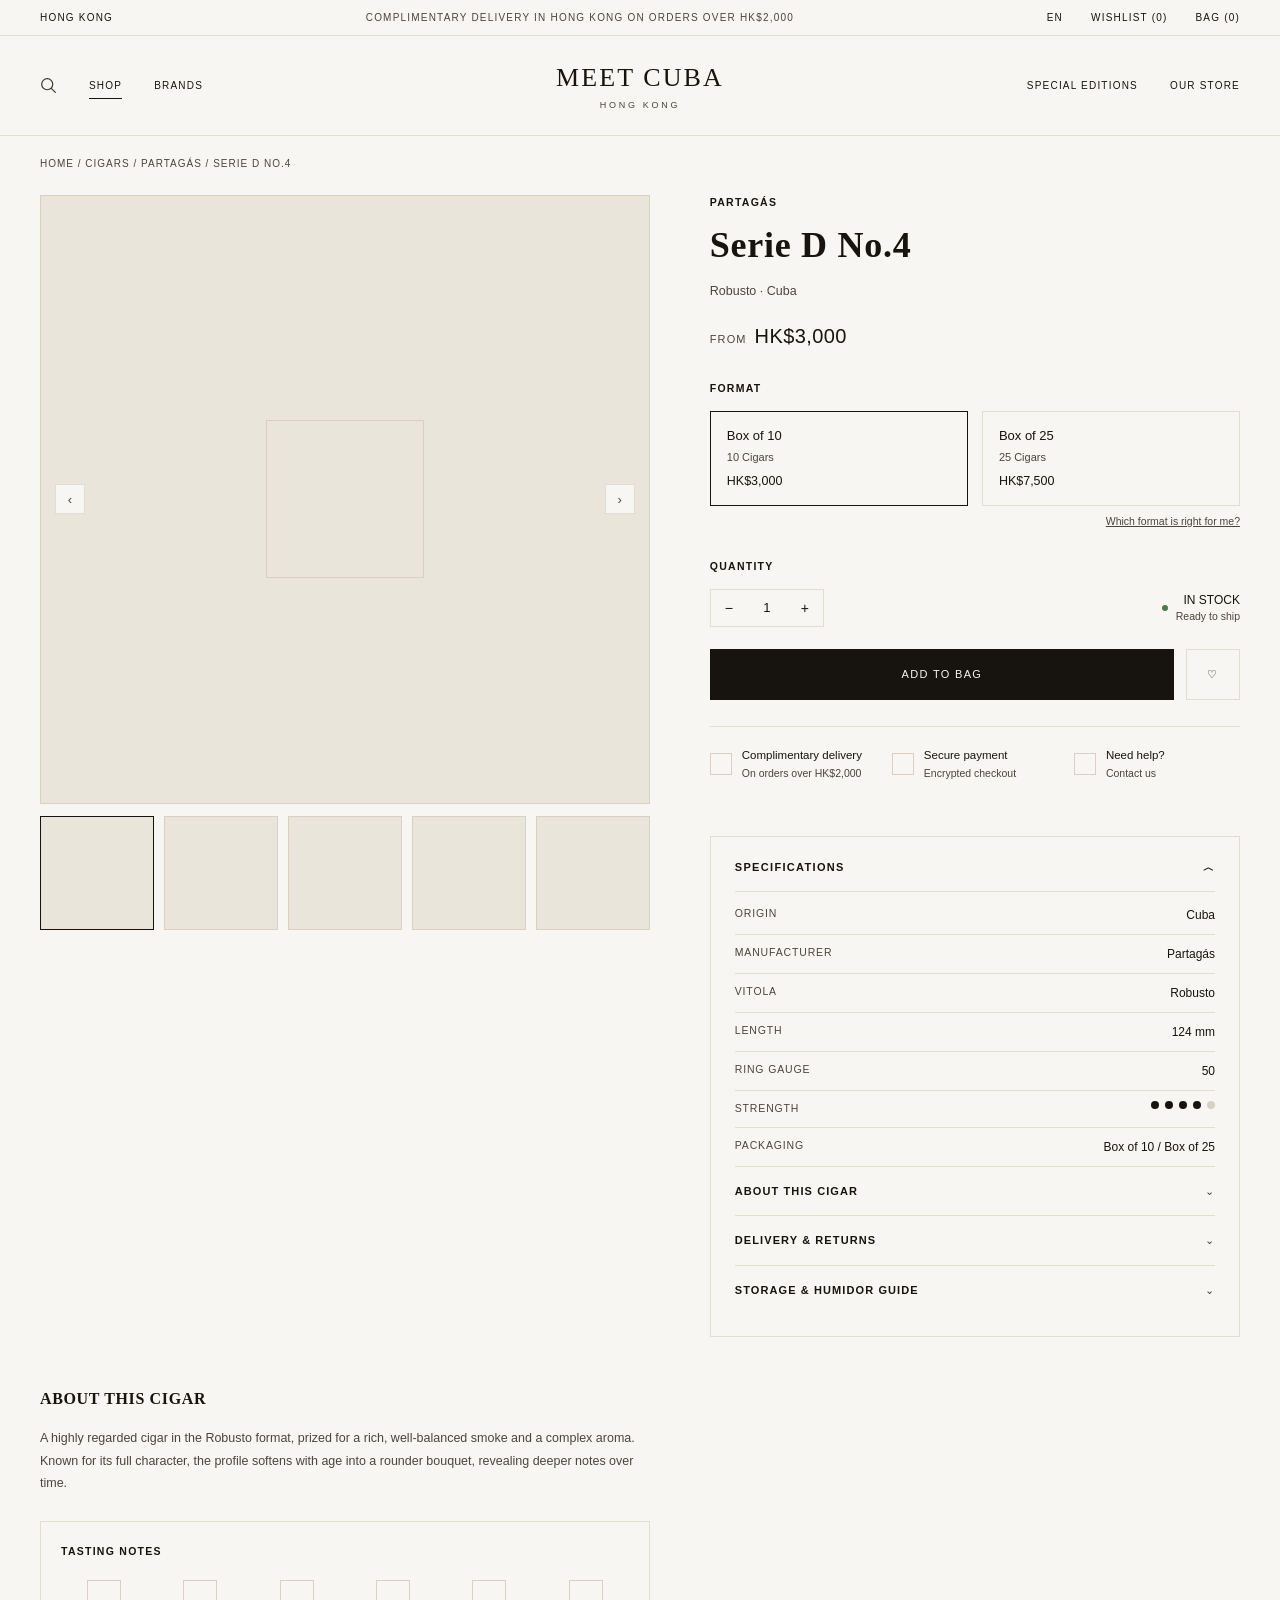
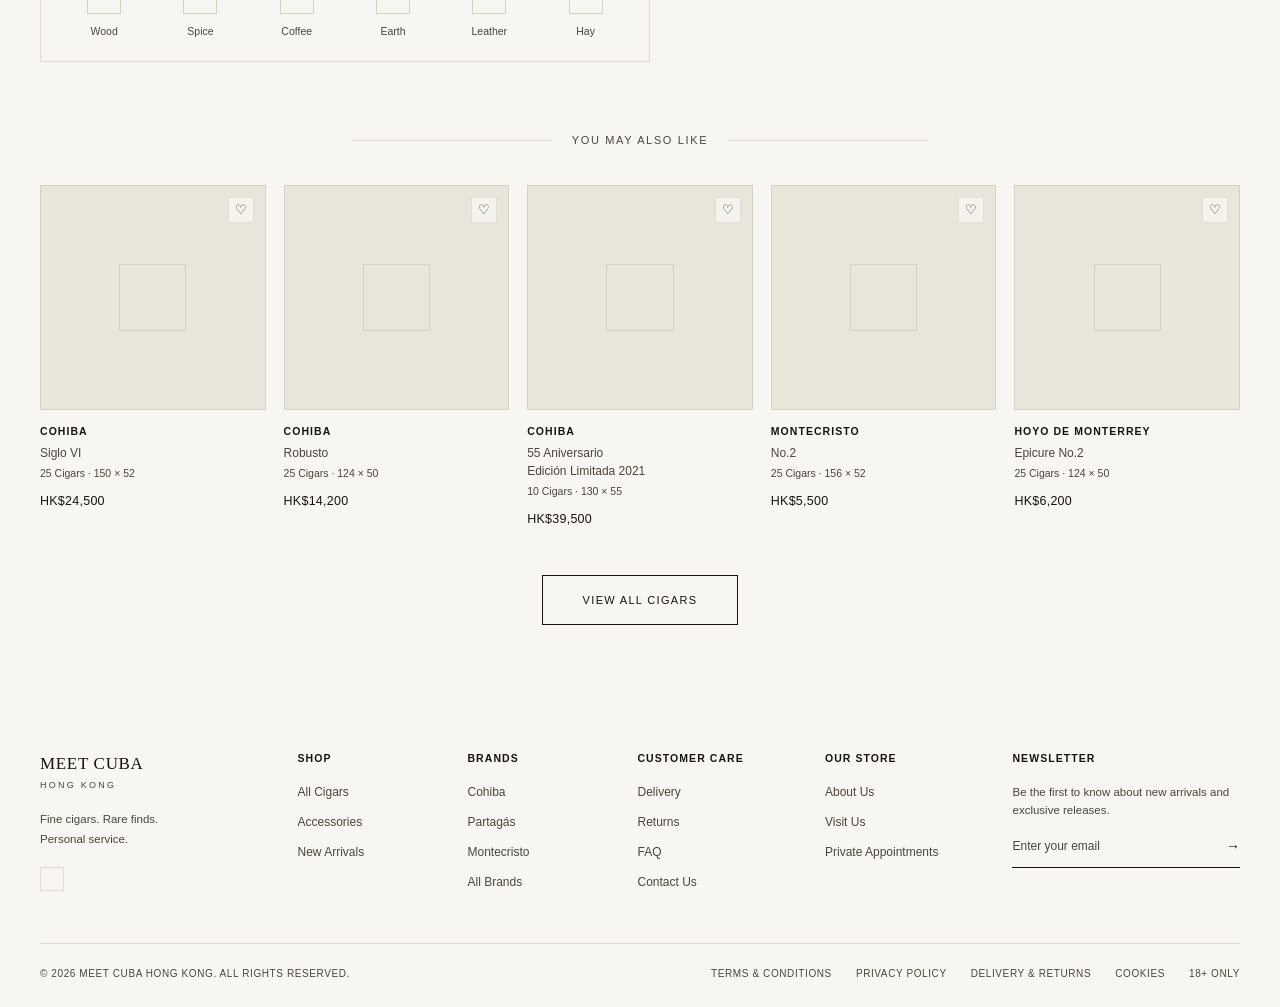
<file: product.html>
<!DOCTYPE html>
<html lang="en">
<head>
<meta charset="UTF-8">
<meta name="viewport" content="width=device-width, initial-scale=1.0">
<title>Serie D No.4 — Partagás — Meet Cuba, Hong Kong</title>
<link rel="stylesheet" href="mc-footer.css">
<link rel="stylesheet" href="mc-search.css">
<link rel="stylesheet" href="mc-header.css">
<style>
  :root {
    --ink: #17140f;
    --ink-soft: #4a453d;
    --ground: #f8f6f2;
    --ground-alt: #efece5;
    --line: #e2ddd2;
    --placeholder: #eae5da;
    --placeholder-line: #d8d1c1;
    --gold: #8a7440;
  }

  * { box-sizing: border-box; margin: 0; padding: 0; }

  html { overscroll-behavior: none; }

  body {
    overscroll-behavior: none;
    background: var(--ground);
    color: var(--ink);
    font-family: -apple-system, BlinkMacSystemFont, "Helvetica Neue", Arial, sans-serif;
    font-size: 13px;
    line-height: 1.5;
    -webkit-font-smoothing: antialiased;
  }

  a { color: inherit; text-decoration: none; }
  button { font: inherit; color: inherit; background: none; border: none; cursor: pointer; }

  .u-label {
    text-transform: uppercase;
    letter-spacing: 0.12em;
    font-size: 10px;
  }

  /* Breadcrumb */
  .breadcrumb {
    padding: 20px 40px 0;
    color: var(--ink-soft);
    letter-spacing: 0.1em;
    font-size: 10px;
  }
  .breadcrumb a:hover { color: var(--ink); }

  /* Hero */
  .hero {
    display: grid;
    grid-template-columns: 1.15fr 1fr;
    gap: 60px;
    padding: 24px 40px 0;
  }

  .gallery__main {
    position: relative;
    aspect-ratio: 1 / 1;
    background: var(--placeholder);
    border: 1px solid var(--placeholder-line);
    display: flex;
    align-items: center;
    justify-content: center;
  }
  .gallery__main-mark { width: 26%; aspect-ratio: 1; border: 1px solid var(--placeholder-line); }
  .gallery__arrow {
    position: absolute;
    top: 50%; transform: translateY(-50%);
    width: 30px; height: 30px;
    display: flex; align-items: center; justify-content: center;
    background: var(--ground);
    border: 1px solid var(--line);
    color: var(--ink-soft);
  }
  .gallery__arrow--prev { left: 14px; }
  .gallery__arrow--next { right: 14px; }

  .gallery__thumbs {
    display: grid;
    grid-template-columns: repeat(5, 1fr);
    gap: 10px;
    margin-top: 12px;
  }
  .gallery__thumb {
    aspect-ratio: 1 / 1;
    background: var(--placeholder);
    border: 1px solid var(--placeholder-line);
  }
  .gallery__thumb--active { border-color: var(--ink); }

  .product-info__brand { letter-spacing: 0.12em; font-size: 10.5px; font-weight: 600; margin-bottom: 8px; }
  .product-info__title {
    font-family: Georgia, "Times New Roman", serif;
    font-size: 36px;
    letter-spacing: 0.02em;
    margin-bottom: 10px;
  }
  .product-info__subtitle { color: var(--ink-soft); font-size: 12.5px; margin-bottom: 20px; }
  .product-info__price { font-size: 20px; letter-spacing: 0.02em; margin-bottom: 30px; }
  .product-info__price-label { color: var(--ink-soft); font-size: 11px; letter-spacing: 0.1em; margin-right: 8px; }

  .section-label {
    letter-spacing: 0.12em;
    font-size: 10.5px;
    font-weight: 600;
    margin-bottom: 14px;
  }

  .format {
    display: grid;
    grid-template-columns: 1fr 1fr;
    gap: 14px;
    margin-bottom: 8px;
  }
  .format-option {
    border: 1px solid var(--line);
    padding: 14px 16px;
    text-align: left;
    width: 100%;
  }
  .format-option--active { border-color: var(--ink); }
  .format-option__name { font-size: 13px; margin-bottom: 4px; }
  .format-option__meta { color: var(--ink-soft); font-size: 11px; margin-bottom: 6px; }
  .format-option__price { font-size: 12.5px; }

  .format-help {
    display: block;
    text-align: right;
    color: var(--ink-soft);
    font-size: 10.5px;
    text-decoration: underline;
    margin-bottom: 30px;
  }

  .qty-row {
    display: flex;
    align-items: center;
    justify-content: space-between;
    margin-bottom: 22px;
  }
  .qty-stepper {
    display: flex;
    align-items: center;
    border: 1px solid var(--line);
  }
  .qty-stepper__btn {
    width: 36px; height: 36px;
    display: flex; align-items: center; justify-content: center;
    font-size: 14px;
  }
  .qty-stepper__value {
    width: 40px;
    text-align: center;
    font-size: 13px;
  }
  .stock {
    display: flex;
    align-items: center;
    gap: 8px;
    text-align: right;
  }
  .stock__dot { width: 6px; height: 6px; border-radius: 50%; background: #4a7a4a; }
  .stock__label { font-size: 12px; }
  .stock__sub { color: var(--ink-soft); font-size: 10.5px; }

  .actions { display: flex; gap: 12px; margin-bottom: 26px; }
  .btn {
    display: flex;
    align-items: center;
    justify-content: center;
    letter-spacing: 0.12em;
    font-size: 11px;
    padding: 16px 20px;
    transition: opacity 0.2s ease;
  }
  .btn:hover { opacity: 0.82; }
  .btn--primary { flex: 1; background: var(--ink); color: var(--ground); }
  .btn--icon { width: 54px; border: 1px solid var(--line); }
  .btn--outline { border: 1px solid var(--ink); }

  .info-row {
    display: grid;
    grid-template-columns: repeat(3, 1fr);
    gap: 16px;
    padding: 20px 0;
    border-top: 1px solid var(--line);
    margin-bottom: 34px;
  }
  .info-row__item { display: flex; align-items: center; gap: 10px; }
  .info-row__icon { width: 22px; height: 22px; flex: none; border: 1px solid var(--placeholder-line); }
  .info-row__title { font-size: 11.5px; margin-bottom: 2px; }
  .info-row__sub { color: var(--ink-soft); font-size: 10.5px; }

  /* Specifications panel */
  .specs { border: 1px solid var(--line); padding: 22px 24px; }
  .specs__header {
    display: flex;
    justify-content: space-between;
    align-items: baseline;
    letter-spacing: 0.12em;
    font-size: 11px;
    font-weight: 600;
    padding-bottom: 16px;
    border-bottom: 1px solid var(--line);
    margin-bottom: 4px;
  }
  .spec-row {
    display: flex;
    justify-content: space-between;
    padding: 10px 0;
    border-bottom: 1px solid var(--line);
    font-size: 12px;
  }
  .spec-row__label { color: var(--ink-soft); letter-spacing: 0.08em; font-size: 10.5px; }
  .strength-dots { display: flex; gap: 6px; }
  .strength-dots__dot { width: 8px; height: 8px; border-radius: 50%; background: var(--placeholder-line); }
  .strength-dots__dot--filled { background: var(--ink); }

  .accordion-row {
    display: flex;
    justify-content: space-between;
    align-items: center;
    padding: 16px 0;
    border-bottom: 1px solid var(--line);
    letter-spacing: 0.1em;
    font-size: 11px;
    font-weight: 600;
  }
  .accordion-row:last-child { border-bottom: none; }
  .accordion-row__chev { color: var(--ink-soft); font-weight: 400; }

  /* About + tasting notes */
  .content-layout {
    display: grid;
    grid-template-columns: 1.15fr 1fr;
    gap: 60px;
    padding: 50px 40px 0;
  }
  .about__title {
    font-family: Georgia, "Times New Roman", serif;
    font-size: 16px;
    letter-spacing: 0.04em;
    margin-bottom: 16px;
  }
  .about__copy { color: var(--ink-soft); font-size: 12.5px; line-height: 1.8; margin-bottom: 26px; }

  .tasting-notes {
    border: 1px solid var(--line);
    padding: 22px 20px;
  }
  .tasting-notes__label { letter-spacing: 0.12em; font-size: 10.5px; font-weight: 600; margin-bottom: 20px; }
  .tasting-notes__grid {
    display: grid;
    grid-template-columns: repeat(6, 1fr);
    gap: 10px;
    text-align: center;
  }
  .tasting-notes__icon {
    width: 34px; height: 34px;
    margin: 0 auto 10px;
    border: 1px solid var(--placeholder-line);
  }
  .tasting-notes__name { color: var(--ink-soft); font-size: 10.5px; }

  /* Related products */
  .related { padding: 70px 40px 0; }
  .related__heading {
    display: flex;
    align-items: center;
    gap: 20px;
    justify-content: center;
    letter-spacing: 0.15em;
    font-size: 11px;
    color: var(--ink-soft);
    margin-bottom: 36px;
  }
  .related__rule { flex: 1; max-width: 200px; height: 1px; background: var(--line); }

  .product-grid {
    display: grid;
    grid-template-columns: repeat(5, 1fr);
    gap: 24px 18px;
  }
  .product-card { position: relative; }
  .product-card__image {
    position: relative;
    aspect-ratio: 1 / 1;
    background: var(--placeholder);
    border: 1px solid var(--placeholder-line);
    margin-bottom: 14px;
    display: flex;
    align-items: center;
    justify-content: center;
    transition: opacity 0.3s ease;
  }
  .product-card:hover .product-card__image { opacity: 0.85; }
  .product-card__image-mark { width: 30%; aspect-ratio: 1; border: 1px solid var(--placeholder-line); }
  .product-card__wishlist {
    position: absolute;
    top: 12px; right: 12px;
    width: 26px; height: 26px;
    display: flex;
    align-items: center;
    justify-content: center;
    background: var(--ground);
    border: 1px solid var(--line);
    opacity: 0.85;
    transition: opacity 0.2s ease;
    cursor: pointer;
    font: inherit;
    color: inherit;
    appearance: none;
    z-index: 1;
  }
  .product-card__wishlist:hover { opacity: 1; }
  .product-card__wishlist--active { opacity: 1; }
  .product-card__brand { letter-spacing: 0.1em; font-size: 10.5px; font-weight: 600; margin-bottom: 4px; }
  .product-card__name { color: var(--ink-soft); font-size: 12px; margin-bottom: 4px; }
  .product-card__spec { color: var(--ink-soft); font-size: 10.5px; margin-bottom: 10px; }
  .product-card__price { font-size: 12.5px; letter-spacing: 0.02em; }

  .view-all {
    display: flex;
    justify-content: center;
    padding: 46px 40px 70px;
  }
  .view-all__btn {
    border: 1px solid var(--ink);
    padding: 16px 40px;
    letter-spacing: 0.12em;
    font-size: 11px;
    transition: opacity 0.2s ease;
  }
  .view-all__btn:hover { opacity: 0.7; }

  /* Bag toggle */
  .bag-toggle { cursor: pointer; }

  /* Cart drawer */
  body.cart-open { overflow: hidden; }

  .cart-overlay {
    position: fixed;
    inset: 0;
    background: rgba(23, 20, 15, 0.45);
    opacity: 0;
    pointer-events: none;
    transition: opacity 0.3s ease;
    z-index: 900;
  }
  body.cart-open .cart-overlay { opacity: 1; pointer-events: auto; }

  .cart-drawer {
    position: fixed;
    top: 0; right: 0;
    height: 100vh;
    width: 460px;
    max-width: 92vw;
    background: var(--ground);
    border-left: 1px solid var(--line);
    transform: translateX(100%);
    transition: transform 0.35s ease;
    z-index: 901;
    display: flex;
    flex-direction: column;
  }
  body.cart-open .cart-drawer { transform: translateX(0); }

  .cart-drawer__header {
    display: flex;
    align-items: center;
    justify-content: space-between;
    padding: 40px 40px 0;
  }
  .cart-drawer__title {
    font-family: Georgia, "Times New Roman", serif;
    text-transform: uppercase;
    letter-spacing: 0.04em;
    font-size: 24px;
  }
  .cart-drawer__close { font-size: 20px; line-height: 1; padding: 4px; }
  .cart-drawer__count {
    padding: 10px 40px 20px;
    margin-top: 6px;
    border-bottom: 1px solid var(--line);
    color: var(--ink-soft);
    letter-spacing: 0.1em;
    font-size: 10.5px;
  }
  .cart-drawer__items { flex: 1; overflow-y: auto; padding: 0 40px; }
  .cart-empty { padding: 60px 0; text-align: center; color: var(--ink-soft); font-size: 12px; }

  .cart-item { display: flex; gap: 20px; padding: 26px 0; border-bottom: 1px solid var(--line); }
  .cart-item__image {
    width: 110px; height: 110px; flex: none;
    background: var(--placeholder);
    border: 1px solid var(--placeholder-line);
    display: flex; align-items: center; justify-content: center;
  }
  .cart-item__image-mark { width: 30%; aspect-ratio: 1; border: 1px solid var(--placeholder-line); }
  .cart-item__body { flex: 1; display: flex; flex-direction: column; }
  .cart-item__brand { letter-spacing: 0.1em; font-size: 10px; font-weight: 600; margin-bottom: 6px; }
  .cart-item__name { font-family: Georgia, "Times New Roman", serif; font-size: 17px; margin-bottom: 4px; }
  .cart-item__spec { color: var(--ink-soft); font-size: 11px; margin-bottom: 16px; }
  .cart-item__row { display: flex; align-items: center; justify-content: space-between; margin-bottom: 12px; }
  .cart-item__price { font-size: 13px; }
  .cart-item__remove {
    align-self: flex-start;
    font-size: 10.5px;
    letter-spacing: 0.05em;
    text-decoration: underline;
    color: var(--ink-soft);
  }

  .cart-qty { display: flex; align-items: center; border: 1px solid var(--line); }
  .cart-qty__btn { width: 28px; height: 28px; display: flex; align-items: center; justify-content: center; font-size: 13px; }
  .cart-qty__value { width: 30px; text-align: center; font-size: 12px; }

  .cart-drawer__footer { padding: 22px 40px 32px; border-top: 1px solid var(--line); }
  .cart-drawer__footer .btn { width: 100%; flex: none; }
  .cart-subtotal-row {
    display: flex; justify-content: space-between;
    letter-spacing: 0.08em; font-size: 12px; font-weight: 600;
    margin-bottom: 20px;
  }
  .cart-delivery {
    display: flex; align-items: center; justify-content: space-between;
    font-size: 11px; color: var(--ink-soft); margin-bottom: 10px;
  }
  .cart-progress { height: 2px; background: var(--line); margin-bottom: 22px; }
  .cart-progress__fill { height: 100%; width: 0%; background: var(--ink); transition: width 0.3s ease; }
  .btn--outline-full {
    display: block;
    width: 100%;
    text-align: center;
    border: 1px solid var(--ink);
    padding: 15px;
    letter-spacing: 0.12em;
    font-size: 11px;
    margin-top: 12px;
    transition: opacity 0.2s ease;
  }
  .btn--outline-full:hover { opacity: 0.7; }
  .cart-secure {
    display: flex; align-items: center; justify-content: center; gap: 6px;
    margin-top: 16px;
    color: var(--ink-soft);
    font-size: 10px;
    letter-spacing: 0.05em;
  }
</style>
</head>
<body data-nav-active="shop">

  <div id="site-header"></div>
  <script src="mc-header.js"></script>

  <div id="site-search"></div>

  <div class="breadcrumb">
    <a href="index.html">HOME</a> / <a href="shop.html">CIGARS</a> / <span>PARTAGÁS</span> / <span>SERIE D NO.4</span>
  </div>

  <section class="hero">
    <div class="gallery">
      <div class="gallery__main">
        <div class="gallery__main-mark"></div>
        <span class="gallery__arrow gallery__arrow--prev">‹</span>
        <span class="gallery__arrow gallery__arrow--next">›</span>
      </div>
      <div class="gallery__thumbs">
        <div class="gallery__thumb gallery__thumb--active"></div>
        <div class="gallery__thumb"></div>
        <div class="gallery__thumb"></div>
        <div class="gallery__thumb"></div>
        <div class="gallery__thumb"></div>
      </div>
    </div>

    <div class="product-info">
      <div class="product-info__brand">PARTAGÁS</div>
      <h1 class="product-info__title">Serie D No.4</h1>
      <div class="product-info__subtitle">Robusto · Cuba</div>
      <div class="product-info__price"><span class="product-info__price-label">FROM</span>HK$3,000</div>

      <div class="section-label">FORMAT</div>
      <div class="format" id="formatGroup">
        <button class="format-option format-option--active" type="button" data-price="3000" data-spec="Box of 10 · 124 × 50">
          <div class="format-option__name">Box of 10</div>
          <div class="format-option__meta">10 Cigars</div>
          <div class="format-option__price">HK$3,000</div>
        </button>
        <button class="format-option" type="button" data-price="7500" data-spec="Box of 25 · 124 × 50">
          <div class="format-option__name">Box of 25</div>
          <div class="format-option__meta">25 Cigars</div>
          <div class="format-option__price">HK$7,500</div>
        </button>
      </div>
      <a class="format-help" href="#">Which format is right for me?</a>

      <div class="section-label">QUANTITY</div>
      <div class="qty-row">
        <div class="qty-stepper">
          <button class="qty-stepper__btn" type="button" id="qtyMinus">−</button>
          <span class="qty-stepper__value" id="qtyValue">1</span>
          <button class="qty-stepper__btn" type="button" id="qtyPlus">+</button>
        </div>
        <div class="stock">
          <span class="stock__dot"></span>
          <div>
            <div class="stock__label">IN STOCK</div>
            <div class="stock__sub">Ready to ship</div>
          </div>
        </div>
      </div>

      <div class="actions">
        <button class="btn btn--primary" type="button" id="addToBagBtn">ADD TO BAG</button>
        <button class="btn btn--icon">♡</button>
      </div>

      <div class="info-row">
        <div class="info-row__item">
          <div class="info-row__icon"></div>
          <div>
            <div class="info-row__title">Complimentary delivery</div>
            <div class="info-row__sub">On orders over HK$2,000</div>
          </div>
        </div>
        <div class="info-row__item">
          <div class="info-row__icon"></div>
          <div>
            <div class="info-row__title">Secure payment</div>
            <div class="info-row__sub">Encrypted checkout</div>
          </div>
        </div>
        <div class="info-row__item">
          <div class="info-row__icon"></div>
          <div>
            <div class="info-row__title">Need help?</div>
            <div class="info-row__sub">Contact us</div>
          </div>
        </div>
      </div>

      <div class="specs">
        <div class="specs__header"><span>SPECIFICATIONS</span><span>︿</span></div>
        <div class="spec-row"><span class="spec-row__label">ORIGIN</span><span>Cuba</span></div>
        <div class="spec-row"><span class="spec-row__label">MANUFACTURER</span><span>Partagás</span></div>
        <div class="spec-row"><span class="spec-row__label">VITOLA</span><span>Robusto</span></div>
        <div class="spec-row"><span class="spec-row__label">LENGTH</span><span>124 mm</span></div>
        <div class="spec-row"><span class="spec-row__label">RING GAUGE</span><span>50</span></div>
        <div class="spec-row">
          <span class="spec-row__label">STRENGTH</span>
          <span class="strength-dots">
            <span class="strength-dots__dot strength-dots__dot--filled"></span>
            <span class="strength-dots__dot strength-dots__dot--filled"></span>
            <span class="strength-dots__dot strength-dots__dot--filled"></span>
            <span class="strength-dots__dot strength-dots__dot--filled"></span>
            <span class="strength-dots__dot"></span>
          </span>
        </div>
        <div class="spec-row"><span class="spec-row__label">PACKAGING</span><span>Box of 10 / Box of 25</span></div>

        <div class="accordion-row"><span>ABOUT THIS CIGAR</span><span class="accordion-row__chev">⌄</span></div>
        <div class="accordion-row"><span>DELIVERY &amp; RETURNS</span><span class="accordion-row__chev">⌄</span></div>
        <div class="accordion-row"><span>STORAGE &amp; HUMIDOR GUIDE</span><span class="accordion-row__chev">⌄</span></div>
      </div>
    </div>
  </section>

  <section class="content-layout">
    <div>
      <h2 class="about__title">ABOUT THIS CIGAR</h2>
      <p class="about__copy">
        A highly regarded cigar in the Robusto format, prized for a rich, well-balanced
        smoke and a complex aroma. Known for its full character, the profile softens
        with age into a rounder bouquet, revealing deeper notes over time.
      </p>

      <div class="tasting-notes">
        <div class="tasting-notes__label">TASTING NOTES</div>
        <div class="tasting-notes__grid">
          <div><div class="tasting-notes__icon"></div><div class="tasting-notes__name">Wood</div></div>
          <div><div class="tasting-notes__icon"></div><div class="tasting-notes__name">Spice</div></div>
          <div><div class="tasting-notes__icon"></div><div class="tasting-notes__name">Coffee</div></div>
          <div><div class="tasting-notes__icon"></div><div class="tasting-notes__name">Earth</div></div>
          <div><div class="tasting-notes__icon"></div><div class="tasting-notes__name">Leather</div></div>
          <div><div class="tasting-notes__icon"></div><div class="tasting-notes__name">Hay</div></div>
        </div>
      </div>
    </div>
    <div></div>
  </section>

  <section class="related">
    <div class="related__heading">
      <span class="related__rule"></span>
      <span>YOU MAY ALSO LIKE</span>
      <span class="related__rule"></span>
    </div>
    <div class="product-grid">

      <article class="product-card">
        <button class="product-card__wishlist" data-wishlist-toggle type="button">♡</button>
        <div class="product-card__image"><div class="product-card__image-mark"></div></div>
        <div class="product-card__brand">COHIBA</div>
        <div class="product-card__name">Siglo VI</div>
        <div class="product-card__spec">25 Cigars · 150 × 52</div>
        <div class="product-card__price">HK$24,500</div>
      </article>

      <article class="product-card">
        <button class="product-card__wishlist" data-wishlist-toggle type="button">♡</button>
        <div class="product-card__image"><div class="product-card__image-mark"></div></div>
        <div class="product-card__brand">COHIBA</div>
        <div class="product-card__name">Robusto</div>
        <div class="product-card__spec">25 Cigars · 124 × 50</div>
        <div class="product-card__price">HK$14,200</div>
      </article>

      <article class="product-card">
        <button class="product-card__wishlist" data-wishlist-toggle type="button">♡</button>
        <div class="product-card__image"><div class="product-card__image-mark"></div></div>
        <div class="product-card__brand">COHIBA</div>
        <div class="product-card__name">55 Aniversario<br>Edición Limitada 2021</div>
        <div class="product-card__spec">10 Cigars · 130 × 55</div>
        <div class="product-card__price">HK$39,500</div>
      </article>

      <article class="product-card">
        <button class="product-card__wishlist" data-wishlist-toggle type="button">♡</button>
        <div class="product-card__image"><div class="product-card__image-mark"></div></div>
        <div class="product-card__brand">MONTECRISTO</div>
        <div class="product-card__name">No.2</div>
        <div class="product-card__spec">25 Cigars · 156 × 52</div>
        <div class="product-card__price">HK$5,500</div>
      </article>

      <article class="product-card">
        <button class="product-card__wishlist" data-wishlist-toggle type="button">♡</button>
        <div class="product-card__image"><div class="product-card__image-mark"></div></div>
        <div class="product-card__brand">HOYO DE MONTERREY</div>
        <div class="product-card__name">Epicure No.2</div>
        <div class="product-card__spec">25 Cigars · 124 × 50</div>
        <div class="product-card__price">HK$6,200</div>
      </article>

    </div>
  </section>

  <div class="view-all">
    <a class="view-all__btn" href="shop.html">VIEW ALL CIGARS</a>
  </div>

  <div id="site-footer"></div>

  <div class="cart-overlay" id="cartOverlay"></div>
  <aside class="cart-drawer" id="cartDrawer">
    <div class="cart-drawer__header">
      <h2 class="cart-drawer__title">Your Bag</h2>
      <button class="cart-drawer__close" id="cartClose" type="button" aria-label="Close bag">×</button>
    </div>
    <div class="cart-drawer__count" id="cartItemsLabel">0 ITEMS</div>
    <div class="cart-drawer__items" id="cartItems"></div>
    <div class="cart-drawer__footer">
      <div class="cart-subtotal-row">
        <span>SUBTOTAL</span>
        <span id="cartSubtotal">HK$0</span>
      </div>
      <div class="cart-delivery">
        <span id="cartDeliveryText">Add HK$2,000 more for free delivery</span>
        <span id="cartDeliveryCheck" style="display:none;">✓</span>
      </div>
      <div class="cart-progress"><div class="cart-progress__fill" id="cartProgressFill"></div></div>
      <a class="btn btn--primary" href="#">CHECKOUT</a>
      <a class="btn--outline-full" href="#">VIEW BAG</a>
      <div class="cart-secure">🔒 Secure checkout</div>
    </div>
  </aside>
  <script src="mc-cart.js"></script>
  <script src="mc-wishlist.js"></script>
  <script src="mc-footer.js"></script>
  <script src="mc-search.js"></script>
  <script>
    (function () {
      var formatGroup = document.getElementById('formatGroup');
      var qtyValue = document.getElementById('qtyValue');
      var qtyMinus = document.getElementById('qtyMinus');
      var qtyPlus = document.getElementById('qtyPlus');
      var addToBagBtn = document.getElementById('addToBagBtn');

      function selectedFormat() {
        return formatGroup.querySelector('.format-option--active');
      }

      formatGroup.addEventListener('click', function (e) {
        var btn = e.target.closest('.format-option');
        if (!btn) return;
        formatGroup.querySelectorAll('.format-option').forEach(function (el) {
          el.classList.remove('format-option--active');
        });
        btn.classList.add('format-option--active');
      });

      qtyMinus.addEventListener('click', function () {
        qtyValue.textContent = Math.max(1, parseInt(qtyValue.textContent, 10) - 1);
      });
      qtyPlus.addEventListener('click', function () {
        qtyValue.textContent = parseInt(qtyValue.textContent, 10) + 1;
      });

      addToBagBtn.addEventListener('click', function () {
        var format = selectedFormat();
        window.MeetCubaCart.addToCart({
          id: 'partagas-serie-d-no4-' + format.getAttribute('data-price'),
          brand: 'PARTAGÁS',
          name: 'Serie D No.4',
          spec: format.getAttribute('data-spec'),
          price: parseInt(format.getAttribute('data-price'), 10),
          qty: parseInt(qtyValue.textContent, 10)
        });
      });
    })();
  </script>
</body>
</html>
</file>
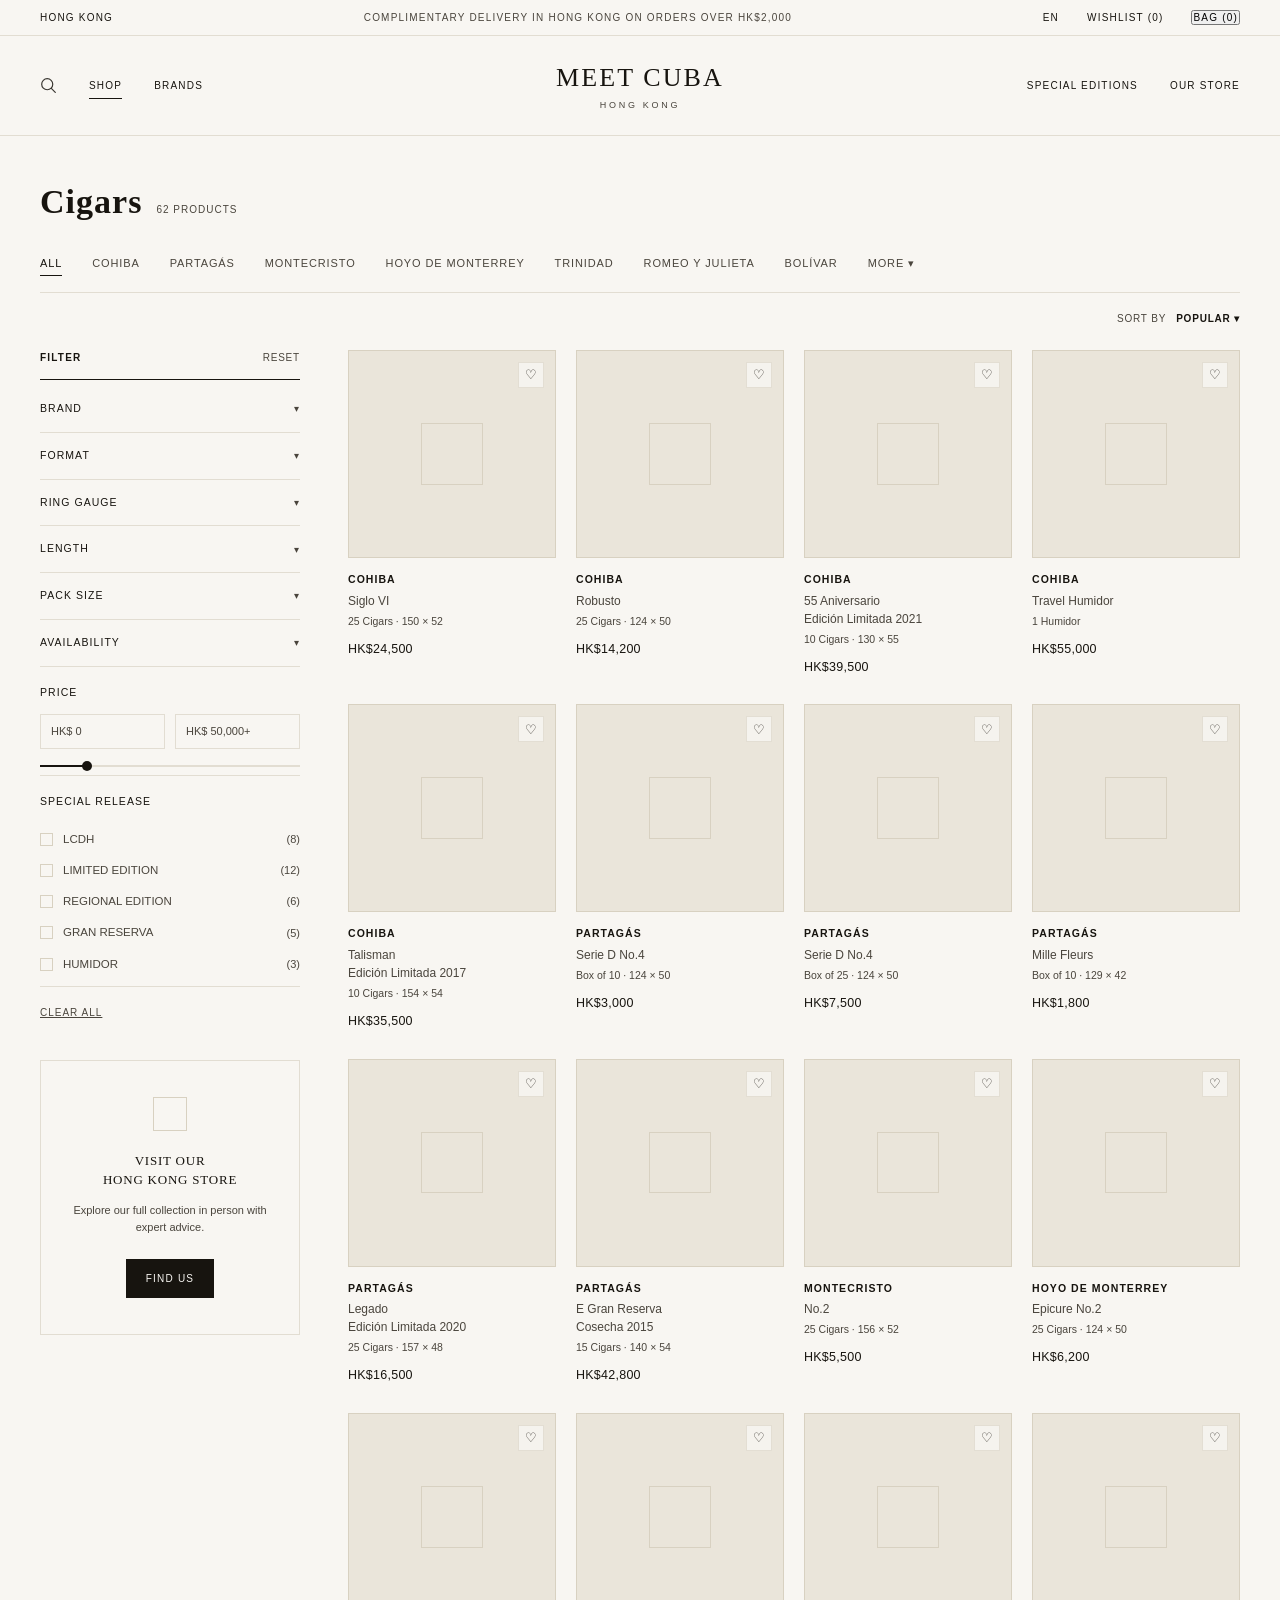
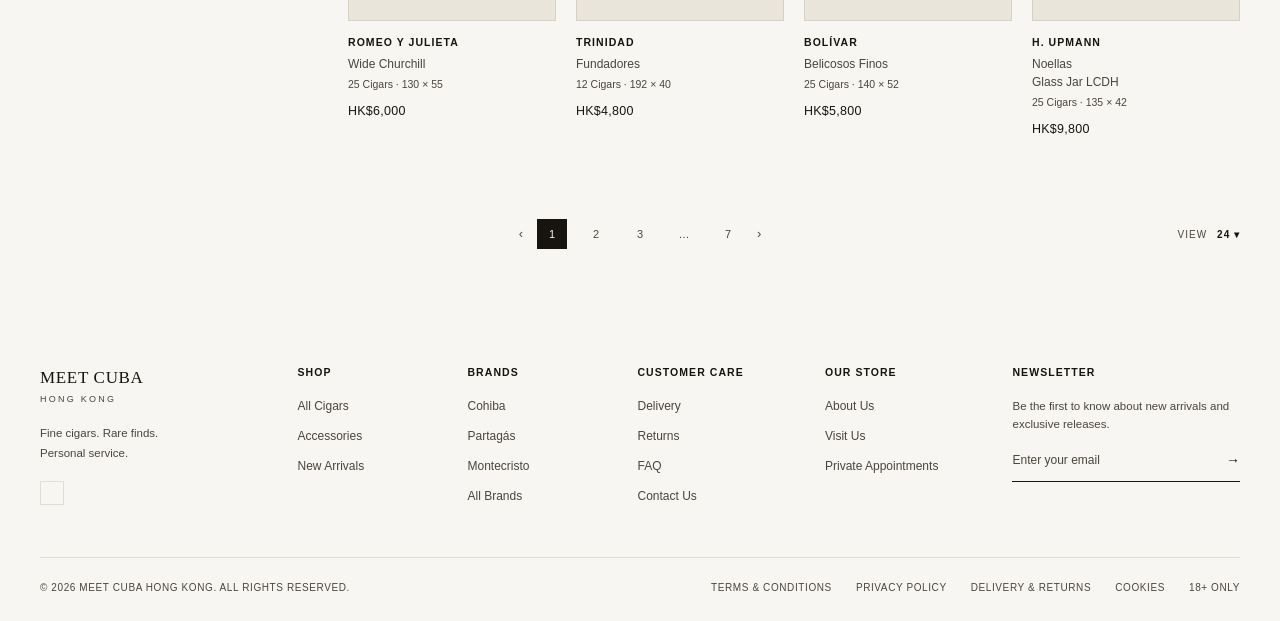
<file: shop.html>
<!DOCTYPE html>
<html lang="en">
<head>
<meta charset="UTF-8">
<meta name="viewport" content="width=device-width, initial-scale=1.0">
<title>Cigars — Meet Cuba, Hong Kong</title>
<link rel="stylesheet" href="mc-footer.css">
<link rel="stylesheet" href="mc-search.css">
<link rel="stylesheet" href="mc-header.css">
<style>
  :root {
    --ink: #17140f;
    --ink-soft: #4a453d;
    --ground: #f8f6f2;
    --ground-alt: #efece5;
    --line: #e2ddd2;
    --placeholder: #eae5da;
    --placeholder-line: #d8d1c1;
    --gold: #8a7440;
  }

  * { box-sizing: border-box; margin: 0; padding: 0; }

  html { overscroll-behavior: none; }

  body {
    overscroll-behavior: none;
    background: var(--ground);
    color: var(--ink);
    font-family: -apple-system, BlinkMacSystemFont, "Helvetica Neue", Arial, sans-serif;
    font-size: 13px;
    line-height: 1.5;
    -webkit-font-smoothing: antialiased;
  }

  a { color: inherit; text-decoration: none; }

  .u-label {
    text-transform: uppercase;
    letter-spacing: 0.12em;
    font-size: 10px;
  }

  .icon { width: 15px; height: 15px; display: inline-block; }

  /* Page header */
  .page-header {
    padding: 40px 40px 0;
  }
  .page-header__top {
    display: flex;
    align-items: baseline;
    gap: 14px;
  }
  .page-header__title {
    font-family: Georgia, "Times New Roman", serif;
    font-size: 34px;
    letter-spacing: 0.03em;
  }
  .page-header__count {
    color: var(--ink-soft);
    letter-spacing: 0.1em;
    font-size: 10px;
  }

  .tabs {
    display: flex;
    align-items: center;
    gap: 30px;
    margin-top: 28px;
    padding-bottom: 16px;
    border-bottom: 1px solid var(--line);
  }
  .tabs__item { color: var(--ink-soft); letter-spacing: 0.08em; font-size: 11px; padding-bottom: 4px; }
  .tabs__item--active { color: var(--ink); border-bottom: 1px solid var(--ink); }

  .toolbar {
    display: flex;
    justify-content: flex-end;
    padding: 18px 40px 0;
  }
  .toolbar__sort { display: flex; align-items: center; gap: 10px; color: var(--ink-soft); letter-spacing: 0.08em; font-size: 10px; }
  .toolbar__sort strong { color: var(--ink); font-weight: 600; }

  /* Layout */
  .layout {
    display: grid;
    grid-template-columns: 260px 1fr;
    gap: 48px;
    padding: 24px 40px 60px;
  }

  /* Filters */
  .filters__header {
    display: flex;
    justify-content: space-between;
    align-items: baseline;
    padding-bottom: 14px;
    border-bottom: 1px solid var(--ink);
    margin-bottom: 6px;
  }
  .filters__reset { color: var(--ink-soft); letter-spacing: 0.08em; font-size: 10px; }

  .filter-group {
    display: flex;
    justify-content: space-between;
    align-items: center;
    padding: 15px 0;
    border-bottom: 1px solid var(--line);
    letter-spacing: 0.1em;
    font-size: 10.5px;
  }
  .filter-group__chev { color: var(--ink-soft); font-size: 10px; }

  .price-block {
    padding: 18px 0 8px;
    border-bottom: 1px solid var(--line);
  }
  .price-block__label { letter-spacing: 0.1em; font-size: 10.5px; margin-bottom: 14px; }
  .price-block__inputs { display: flex; align-items: center; gap: 10px; margin-bottom: 16px; }
  .price-block__field {
    flex: 1;
    border: 1px solid var(--line);
    padding: 8px 10px;
    font-size: 11px;
    color: var(--ink-soft);
  }
  .price-block__track {
    position: relative;
    height: 2px;
    background: var(--line);
  }
  .price-block__fill {
    position: absolute;
    left: 0; width: 18%; height: 100%;
    background: var(--ink);
  }
  .price-block__handle {
    position: absolute;
    top: 50%; left: 18%;
    width: 10px; height: 10px;
    background: var(--ink);
    border-radius: 50%;
    transform: translate(-50%, -50%);
  }

  .special {
    padding: 18px 0 6px;
    border-bottom: 1px solid var(--line);
  }
  .special__label { letter-spacing: 0.1em; font-size: 10.5px; margin-bottom: 14px; }
  .special__row {
    display: flex;
    align-items: center;
    justify-content: space-between;
    padding: 7px 0;
    font-size: 11.5px;
    color: var(--ink-soft);
  }
  .special__row-left { display: flex; align-items: center; gap: 10px; }
  .special__box { width: 13px; height: 13px; border: 1px solid var(--placeholder-line); }
  .special__count { color: var(--ink-soft); font-size: 11px; }

  .filters__clear {
    display: block;
    margin-top: 18px;
    letter-spacing: 0.1em;
    font-size: 10px;
    text-decoration: underline;
    color: var(--ink-soft);
  }

  .store-promo {
    margin-top: 40px;
    border: 1px solid var(--line);
    padding: 36px 24px;
    text-align: center;
  }
  .store-promo__icon {
    width: 34px; height: 34px;
    margin: 0 auto 20px;
    border: 1px solid var(--placeholder-line);
  }
  .store-promo__title {
    font-family: Georgia, "Times New Roman", serif;
    font-size: 13px;
    letter-spacing: 0.06em;
    line-height: 1.5;
    margin-bottom: 12px;
  }
  .store-promo__copy {
    color: var(--ink-soft);
    font-size: 11px;
    line-height: 1.6;
    margin-bottom: 22px;
  }
  .store-promo__cta {
    display: inline-flex;
    align-items: center;
    gap: 8px;
    background: var(--ink);
    color: var(--ground);
    padding: 12px 20px;
    letter-spacing: 0.12em;
    font-size: 10px;
  }

  /* Product grid */
  .product-grid {
    display: grid;
    grid-template-columns: repeat(4, 1fr);
    gap: 28px 20px;
  }

  .product-card { position: relative; }

  .product-card__image {
    position: relative;
    aspect-ratio: 1 / 1;
    background: var(--placeholder);
    border: 1px solid var(--placeholder-line);
    margin-bottom: 14px;
    display: flex;
    align-items: center;
    justify-content: center;
    transition: opacity 0.3s ease;
  }
  .product-card:hover .product-card__image { opacity: 0.85; }
  .product-card__image-mark {
    width: 30%;
    aspect-ratio: 1;
    border: 1px solid var(--placeholder-line);
  }

  .product-card__badge {
    position: absolute;
    top: 12px; left: 12px;
    background: var(--ground);
    border: 1px solid var(--line);
    padding: 5px 9px;
    letter-spacing: 0.1em;
    font-size: 8.5px;
  }
  .product-card__wishlist {
    position: absolute;
    top: 12px; right: 12px;
    width: 26px; height: 26px;
    display: flex;
    align-items: center;
    justify-content: center;
    background: var(--ground);
    border: 1px solid var(--line);
    opacity: 0.85;
    transition: opacity 0.2s ease;
    cursor: pointer;
    font: inherit;
    color: inherit;
    appearance: none;
    z-index: 1;
  }
  .product-card__wishlist:hover { opacity: 1; }
  .product-card__wishlist--active { opacity: 1; }

  .product-card__brand {
    letter-spacing: 0.1em;
    font-size: 10.5px;
    font-weight: 600;
    margin-bottom: 4px;
  }
  .product-card__name {
    color: var(--ink-soft);
    font-size: 12px;
    margin-bottom: 4px;
  }
  .product-card__spec {
    color: var(--ink-soft);
    font-size: 10.5px;
    margin-bottom: 10px;
  }
  .product-card__price {
    font-size: 12.5px;
    letter-spacing: 0.02em;
  }

  /* Pagination */
  .pagination {
    display: flex;
    align-items: center;
    justify-content: center;
    gap: 14px;
    padding: 20px 40px 60px;
    position: relative;
  }
  .pagination__page {
    width: 30px; height: 30px;
    display: flex;
    align-items: center;
    justify-content: center;
    color: var(--ink-soft);
    font-size: 11px;
  }
  .pagination__page--active {
    background: var(--ink);
    color: var(--ground);
  }
  .pagination__arrow { color: var(--ink-soft); }
  .pagination__view {
    position: absolute;
    right: 40px;
    display: flex;
    align-items: center;
    gap: 10px;
    letter-spacing: 0.1em;
    font-size: 10px;
    color: var(--ink-soft);
  }
  .pagination__view strong { color: var(--ink); }

  /* Buttons (for cart drawer) */
  .btn {
    display: inline-flex;
    align-items: center;
    justify-content: center;
    letter-spacing: 0.12em;
    font-size: 11px;
    padding: 16px 24px;
    transition: opacity 0.2s ease;
  }
  .btn:hover { opacity: 0.8; }
  .btn--primary { background: var(--ink); color: var(--ground); }

  /* Bag toggle */
  .bag-toggle { cursor: pointer; }

  /* Cart drawer */
  body.cart-open { overflow: hidden; }

  .cart-overlay {
    position: fixed;
    inset: 0;
    background: rgba(23, 20, 15, 0.45);
    opacity: 0;
    pointer-events: none;
    transition: opacity 0.3s ease;
    z-index: 900;
  }
  body.cart-open .cart-overlay { opacity: 1; pointer-events: auto; }

  .cart-drawer {
    position: fixed;
    top: 0; right: 0;
    height: 100vh;
    width: 460px;
    max-width: 92vw;
    background: var(--ground);
    border-left: 1px solid var(--line);
    transform: translateX(100%);
    transition: transform 0.35s ease;
    z-index: 901;
    display: flex;
    flex-direction: column;
  }
  body.cart-open .cart-drawer { transform: translateX(0); }

  .cart-drawer__header {
    display: flex;
    align-items: center;
    justify-content: space-between;
    padding: 40px 40px 0;
  }
  .cart-drawer__title {
    font-family: Georgia, "Times New Roman", serif;
    text-transform: uppercase;
    letter-spacing: 0.04em;
    font-size: 24px;
  }
  .cart-drawer__close { font-size: 20px; line-height: 1; padding: 4px; }
  .cart-drawer__count {
    padding: 10px 40px 20px;
    margin-top: 6px;
    border-bottom: 1px solid var(--line);
    color: var(--ink-soft);
    letter-spacing: 0.1em;
    font-size: 10.5px;
  }
  .cart-drawer__items { flex: 1; overflow-y: auto; padding: 0 40px; }
  .cart-empty { padding: 60px 0; text-align: center; color: var(--ink-soft); font-size: 12px; }

  .cart-item { display: flex; gap: 20px; padding: 26px 0; border-bottom: 1px solid var(--line); }
  .cart-item__image {
    width: 110px; height: 110px; flex: none;
    background: var(--placeholder);
    border: 1px solid var(--placeholder-line);
    display: flex; align-items: center; justify-content: center;
  }
  .cart-item__image-mark { width: 30%; aspect-ratio: 1; border: 1px solid var(--placeholder-line); }
  .cart-item__body { flex: 1; display: flex; flex-direction: column; }
  .cart-item__brand { letter-spacing: 0.1em; font-size: 10px; font-weight: 600; margin-bottom: 6px; }
  .cart-item__name { font-family: Georgia, "Times New Roman", serif; font-size: 17px; margin-bottom: 4px; }
  .cart-item__spec { color: var(--ink-soft); font-size: 11px; margin-bottom: 16px; }
  .cart-item__row { display: flex; align-items: center; justify-content: space-between; margin-bottom: 12px; }
  .cart-item__price { font-size: 13px; }
  .cart-item__remove {
    align-self: flex-start;
    font-size: 10.5px;
    letter-spacing: 0.05em;
    text-decoration: underline;
    color: var(--ink-soft);
  }

  .cart-qty { display: flex; align-items: center; border: 1px solid var(--line); }
  .cart-qty__btn { width: 28px; height: 28px; display: flex; align-items: center; justify-content: center; font-size: 13px; }
  .cart-qty__value { width: 30px; text-align: center; font-size: 12px; }

  .cart-drawer__footer { padding: 22px 40px 32px; border-top: 1px solid var(--line); }
  .cart-drawer__footer .btn { width: 100%; flex: none; }
  .cart-subtotal-row {
    display: flex; justify-content: space-between;
    letter-spacing: 0.08em; font-size: 12px; font-weight: 600;
    margin-bottom: 20px;
  }
  .cart-delivery {
    display: flex; align-items: center; justify-content: space-between;
    font-size: 11px; color: var(--ink-soft); margin-bottom: 10px;
  }
  .cart-progress { height: 2px; background: var(--line); margin-bottom: 22px; }
  .cart-progress__fill { height: 100%; width: 0%; background: var(--ink); transition: width 0.3s ease; }
  .btn--outline-full {
    display: block;
    width: 100%;
    text-align: center;
    border: 1px solid var(--ink);
    padding: 15px;
    letter-spacing: 0.12em;
    font-size: 11px;
    margin-top: 12px;
    transition: opacity 0.2s ease;
  }
  .btn--outline-full:hover { opacity: 0.7; }
  .cart-secure {
    display: flex; align-items: center; justify-content: center; gap: 6px;
    margin-top: 16px;
    color: var(--ink-soft);
    font-size: 10px;
    letter-spacing: 0.05em;
  }
</style>
</head>
<body data-nav-active="shop">

  <div id="site-header"></div>
  <script src="mc-header.js"></script>

  <div id="site-search"></div>

  <header class="page-header">
    <div class="page-header__top">
      <h1 class="page-header__title">Cigars</h1>
      <span class="page-header__count">62 PRODUCTS</span>
    </div>
    <div class="tabs">
      <span class="tabs__item tabs__item--active">ALL</span>
      <span class="tabs__item">COHIBA</span>
      <span class="tabs__item">PARTAGÁS</span>
      <span class="tabs__item">MONTECRISTO</span>
      <span class="tabs__item">HOYO DE MONTERREY</span>
      <span class="tabs__item">TRINIDAD</span>
      <span class="tabs__item">ROMEO Y JULIETA</span>
      <span class="tabs__item">BOLÍVAR</span>
      <span class="tabs__item">MORE ▾</span>
    </div>
  </header>

  <div class="toolbar">
    <div class="toolbar__sort">SORT BY <strong>POPULAR ▾</strong></div>
  </div>

  <div class="layout">
    <aside class="filters">
      <div class="filters__header">
        <span class="u-label" style="font-weight:600;">Filter</span>
        <span class="filters__reset u-label">Reset</span>
      </div>

      <div class="filter-group"><span>BRAND</span><span class="filter-group__chev">▾</span></div>
      <div class="filter-group"><span>FORMAT</span><span class="filter-group__chev">▾</span></div>
      <div class="filter-group"><span>RING GAUGE</span><span class="filter-group__chev">▾</span></div>
      <div class="filter-group"><span>LENGTH</span><span class="filter-group__chev">▾</span></div>
      <div class="filter-group"><span>PACK SIZE</span><span class="filter-group__chev">▾</span></div>
      <div class="filter-group"><span>AVAILABILITY</span><span class="filter-group__chev">▾</span></div>

      <div class="price-block">
        <div class="price-block__label">PRICE</div>
        <div class="price-block__inputs">
          <div class="price-block__field">HK$ 0</div>
          <div class="price-block__field">HK$ 50,000+</div>
        </div>
        <div class="price-block__track">
          <div class="price-block__fill"></div>
          <div class="price-block__handle"></div>
        </div>
      </div>

      <div class="special">
        <div class="special__label">SPECIAL RELEASE</div>
        <div class="special__row">
          <span class="special__row-left"><span class="special__box"></span>LCDH</span>
          <span class="special__count">(8)</span>
        </div>
        <div class="special__row">
          <span class="special__row-left"><span class="special__box"></span>LIMITED EDITION</span>
          <span class="special__count">(12)</span>
        </div>
        <div class="special__row">
          <span class="special__row-left"><span class="special__box"></span>REGIONAL EDITION</span>
          <span class="special__count">(6)</span>
        </div>
        <div class="special__row">
          <span class="special__row-left"><span class="special__box"></span>GRAN RESERVA</span>
          <span class="special__count">(5)</span>
        </div>
        <div class="special__row">
          <span class="special__row-left"><span class="special__box"></span>HUMIDOR</span>
          <span class="special__count">(3)</span>
        </div>
      </div>

      <a class="filters__clear" href="#">CLEAR ALL</a>

      <div class="store-promo">
        <div class="store-promo__icon"></div>
        <div class="store-promo__title">VISIT OUR<br>HONG KONG STORE</div>
        <div class="store-promo__copy">Explore our full collection in person with expert advice.</div>
        <a class="store-promo__cta" href="store.html">FIND US</a>
      </div>
    </aside>

    <main class="product-grid">

      <a class="product-card" href="product.html">
        <div class="product-card__badge">BESTSELLER</div>
        <button class="product-card__wishlist" data-wishlist-toggle type="button">♡</button>
        <div class="product-card__image"><div class="product-card__image-mark"></div></div>
        <div class="product-card__brand">COHIBA</div>
        <div class="product-card__name">Siglo VI</div>
        <div class="product-card__spec">25 Cigars · 150 × 52</div>
        <div class="product-card__price">HK$24,500</div>
      </a>

      <a class="product-card" href="product.html">
        <button class="product-card__wishlist" data-wishlist-toggle type="button">♡</button>
        <div class="product-card__image"><div class="product-card__image-mark"></div></div>
        <div class="product-card__brand">COHIBA</div>
        <div class="product-card__name">Robusto</div>
        <div class="product-card__spec">25 Cigars · 124 × 50</div>
        <div class="product-card__price">HK$14,200</div>
      </a>

      <a class="product-card" href="product.html">
        <div class="product-card__badge">LIMITED EDITION</div>
        <button class="product-card__wishlist" data-wishlist-toggle type="button">♡</button>
        <div class="product-card__image"><div class="product-card__image-mark"></div></div>
        <div class="product-card__brand">COHIBA</div>
        <div class="product-card__name">55 Aniversario<br>Edición Limitada 2021</div>
        <div class="product-card__spec">10 Cigars · 130 × 55</div>
        <div class="product-card__price">HK$39,500</div>
      </a>

      <a class="product-card" href="product.html">
        <button class="product-card__wishlist" data-wishlist-toggle type="button">♡</button>
        <div class="product-card__image"><div class="product-card__image-mark"></div></div>
        <div class="product-card__brand">COHIBA</div>
        <div class="product-card__name">Travel Humidor</div>
        <div class="product-card__spec">1 Humidor</div>
        <div class="product-card__price">HK$55,000</div>
      </a>

      <a class="product-card" href="product.html">
        <div class="product-card__badge">LIMITED EDITION</div>
        <button class="product-card__wishlist" data-wishlist-toggle type="button">♡</button>
        <div class="product-card__image"><div class="product-card__image-mark"></div></div>
        <div class="product-card__brand">COHIBA</div>
        <div class="product-card__name">Talisman<br>Edición Limitada 2017</div>
        <div class="product-card__spec">10 Cigars · 154 × 54</div>
        <div class="product-card__price">HK$35,500</div>
      </a>

      <a class="product-card" href="product.html">
        <button class="product-card__wishlist" data-wishlist-toggle type="button">♡</button>
        <div class="product-card__image"><div class="product-card__image-mark"></div></div>
        <div class="product-card__brand">PARTAGÁS</div>
        <div class="product-card__name">Serie D No.4</div>
        <div class="product-card__spec">Box of 10 · 124 × 50</div>
        <div class="product-card__price">HK$3,000</div>
      </a>

      <a class="product-card" href="product.html">
        <button class="product-card__wishlist" data-wishlist-toggle type="button">♡</button>
        <div class="product-card__image"><div class="product-card__image-mark"></div></div>
        <div class="product-card__brand">PARTAGÁS</div>
        <div class="product-card__name">Serie D No.4</div>
        <div class="product-card__spec">Box of 25 · 124 × 50</div>
        <div class="product-card__price">HK$7,500</div>
      </a>

      <a class="product-card" href="product.html">
        <button class="product-card__wishlist" data-wishlist-toggle type="button">♡</button>
        <div class="product-card__image"><div class="product-card__image-mark"></div></div>
        <div class="product-card__brand">PARTAGÁS</div>
        <div class="product-card__name">Mille Fleurs</div>
        <div class="product-card__spec">Box of 10 · 129 × 42</div>
        <div class="product-card__price">HK$1,800</div>
      </a>

      <a class="product-card" href="product.html">
        <div class="product-card__badge">LIMITED EDITION</div>
        <button class="product-card__wishlist" data-wishlist-toggle type="button">♡</button>
        <div class="product-card__image"><div class="product-card__image-mark"></div></div>
        <div class="product-card__brand">PARTAGÁS</div>
        <div class="product-card__name">Legado<br>Edición Limitada 2020</div>
        <div class="product-card__spec">25 Cigars · 157 × 48</div>
        <div class="product-card__price">HK$16,500</div>
      </a>

      <a class="product-card" href="product.html">
        <div class="product-card__badge">GRAN RESERVA</div>
        <button class="product-card__wishlist" data-wishlist-toggle type="button">♡</button>
        <div class="product-card__image"><div class="product-card__image-mark"></div></div>
        <div class="product-card__brand">PARTAGÁS</div>
        <div class="product-card__name">E Gran Reserva<br>Cosecha 2015</div>
        <div class="product-card__spec">15 Cigars · 140 × 54</div>
        <div class="product-card__price">HK$42,800</div>
      </a>

      <a class="product-card" href="product.html">
        <button class="product-card__wishlist" data-wishlist-toggle type="button">♡</button>
        <div class="product-card__image"><div class="product-card__image-mark"></div></div>
        <div class="product-card__brand">MONTECRISTO</div>
        <div class="product-card__name">No.2</div>
        <div class="product-card__spec">25 Cigars · 156 × 52</div>
        <div class="product-card__price">HK$5,500</div>
      </a>

      <a class="product-card" href="product.html">
        <button class="product-card__wishlist" data-wishlist-toggle type="button">♡</button>
        <div class="product-card__image"><div class="product-card__image-mark"></div></div>
        <div class="product-card__brand">HOYO DE MONTERREY</div>
        <div class="product-card__name">Epicure No.2</div>
        <div class="product-card__spec">25 Cigars · 124 × 50</div>
        <div class="product-card__price">HK$6,200</div>
      </a>

      <a class="product-card" href="product.html">
        <button class="product-card__wishlist" data-wishlist-toggle type="button">♡</button>
        <div class="product-card__image"><div class="product-card__image-mark"></div></div>
        <div class="product-card__brand">ROMEO Y JULIETA</div>
        <div class="product-card__name">Wide Churchill</div>
        <div class="product-card__spec">25 Cigars · 130 × 55</div>
        <div class="product-card__price">HK$6,000</div>
      </a>

      <a class="product-card" href="product.html">
        <button class="product-card__wishlist" data-wishlist-toggle type="button">♡</button>
        <div class="product-card__image"><div class="product-card__image-mark"></div></div>
        <div class="product-card__brand">TRINIDAD</div>
        <div class="product-card__name">Fundadores</div>
        <div class="product-card__spec">12 Cigars · 192 × 40</div>
        <div class="product-card__price">HK$4,800</div>
      </a>

      <a class="product-card" href="product.html">
        <button class="product-card__wishlist" data-wishlist-toggle type="button">♡</button>
        <div class="product-card__image"><div class="product-card__image-mark"></div></div>
        <div class="product-card__brand">BOLÍVAR</div>
        <div class="product-card__name">Belicosos Finos</div>
        <div class="product-card__spec">25 Cigars · 140 × 52</div>
        <div class="product-card__price">HK$5,800</div>
      </a>

      <a class="product-card" href="product.html">
        <button class="product-card__wishlist" data-wishlist-toggle type="button">♡</button>
        <div class="product-card__image"><div class="product-card__image-mark"></div></div>
        <div class="product-card__brand">H. UPMANN</div>
        <div class="product-card__name">Noellas<br>Glass Jar LCDH</div>
        <div class="product-card__spec">25 Cigars · 135 × 42</div>
        <div class="product-card__price">HK$9,800</div>
      </a>

    </main>
  </div>

  <div class="pagination">
    <span class="pagination__arrow">‹</span>
    <span class="pagination__page pagination__page--active">1</span>
    <span class="pagination__page">2</span>
    <span class="pagination__page">3</span>
    <span class="pagination__page">…</span>
    <span class="pagination__page">7</span>
    <span class="pagination__arrow">›</span>
    <div class="pagination__view">VIEW <strong>24 ▾</strong></div>
  </div>

  <div id="site-footer"></div>

  <div class="cart-overlay" id="cartOverlay"></div>
  <aside class="cart-drawer" id="cartDrawer">
    <div class="cart-drawer__header">
      <h2 class="cart-drawer__title">Your Bag</h2>
      <button class="cart-drawer__close" id="cartClose" type="button" aria-label="Close bag">×</button>
    </div>
    <div class="cart-drawer__count" id="cartItemsLabel">0 ITEMS</div>
    <div class="cart-drawer__items" id="cartItems"></div>
    <div class="cart-drawer__footer">
      <div class="cart-subtotal-row">
        <span>SUBTOTAL</span>
        <span id="cartSubtotal">HK$0</span>
      </div>
      <div class="cart-delivery">
        <span id="cartDeliveryText">Add HK$2,000 more for free delivery</span>
        <span id="cartDeliveryCheck" style="display:none;">✓</span>
      </div>
      <div class="cart-progress"><div class="cart-progress__fill" id="cartProgressFill"></div></div>
      <a class="btn btn--primary" href="#">CHECKOUT</a>
      <a class="btn--outline-full" href="#">VIEW BAG</a>
      <div class="cart-secure">🔒 Secure checkout</div>
    </div>
  </aside>
  <script src="mc-cart.js"></script>
  <script src="mc-wishlist.js"></script>
  <script src="mc-footer.js"></script>
  <script src="mc-search.js"></script>
  <script>
    (function () {
      var params = new URLSearchParams(window.location.search);
      var q = (params.get('q') || '').trim().toLowerCase();
      if (!q) return;

      var cards = document.querySelectorAll('.product-card');
      var visibleCount = 0;
      cards.forEach(function (card) {
        var text = card.textContent.toLowerCase();
        var match = text.indexOf(q) !== -1;
        card.style.display = match ? '' : 'none';
        if (match) visibleCount++;
      });

      var countEl = document.querySelector('.page-header__count');
      if (countEl) {
        countEl.textContent = visibleCount + ' RESULT' + (visibleCount === 1 ? '' : 'S') + ' FOR “' + q.toUpperCase() + '”';
      }
    })();
  </script>
</body>
</html>
</file>
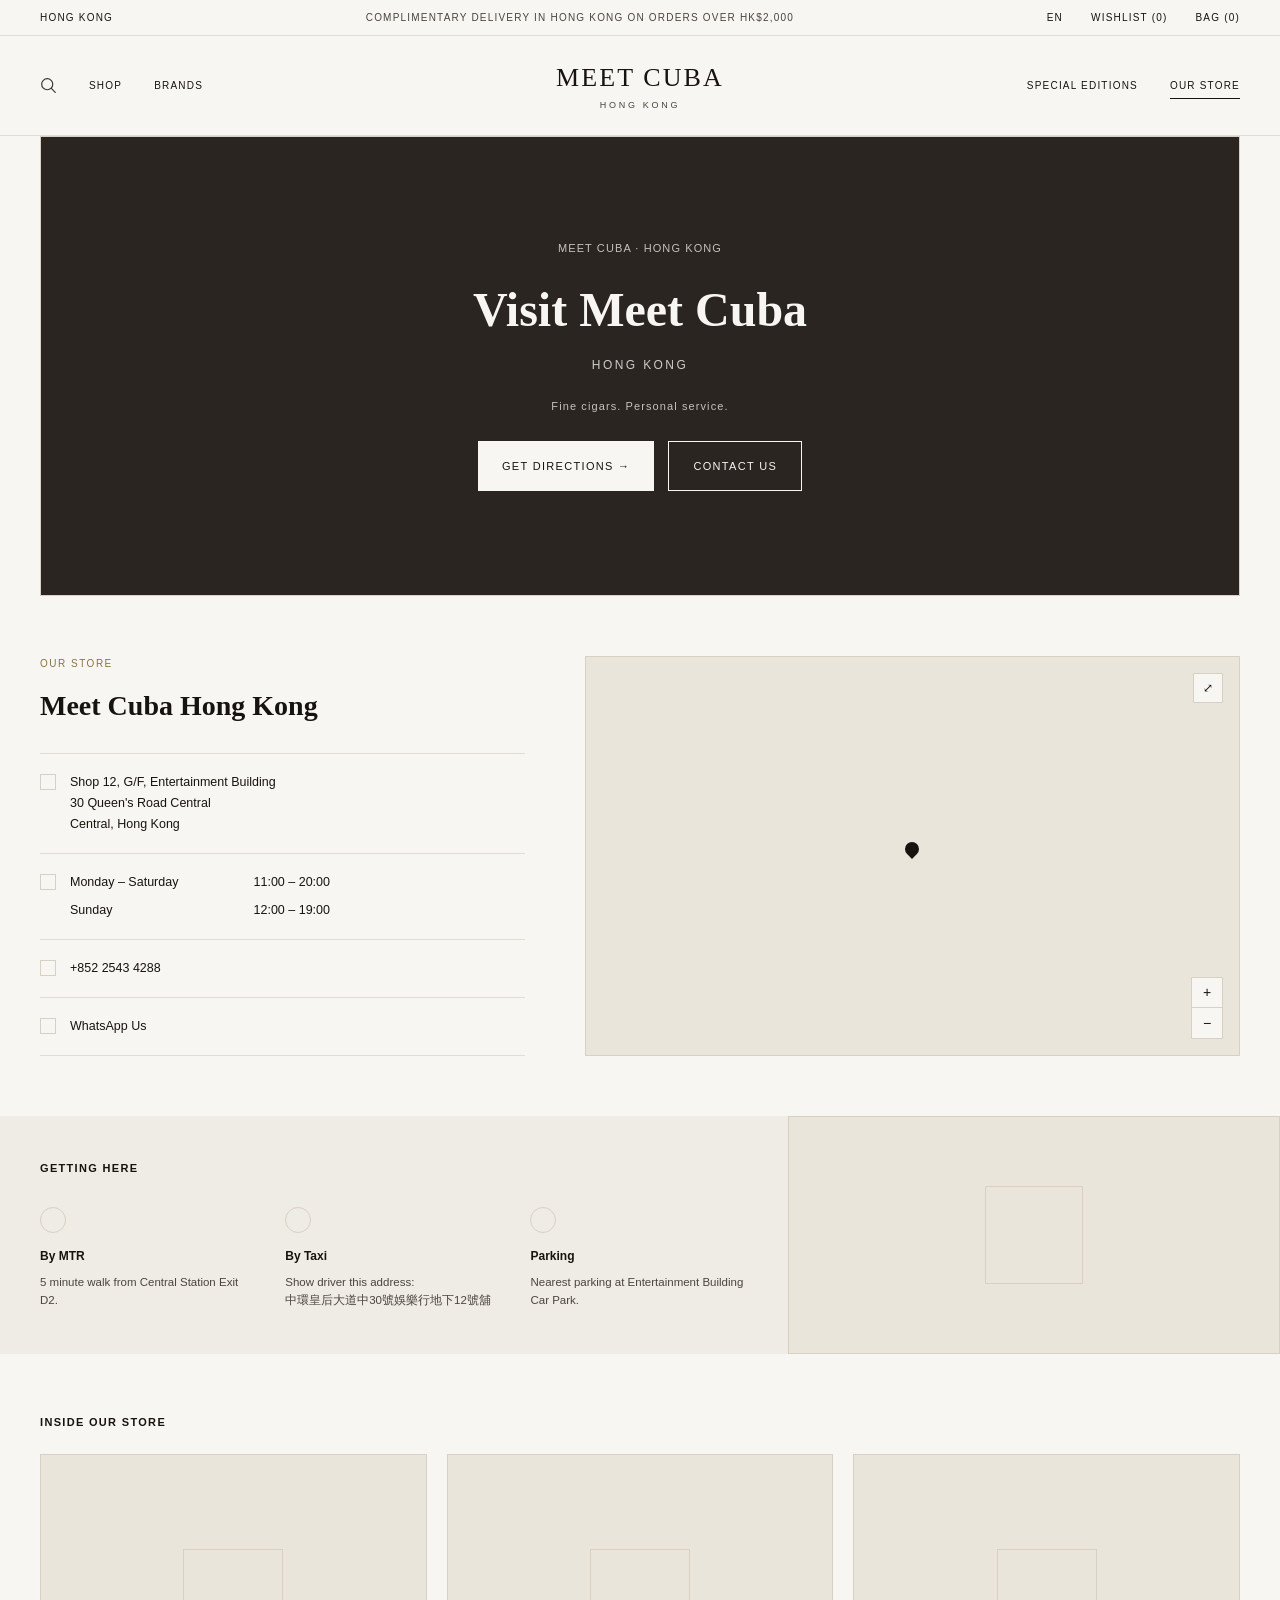
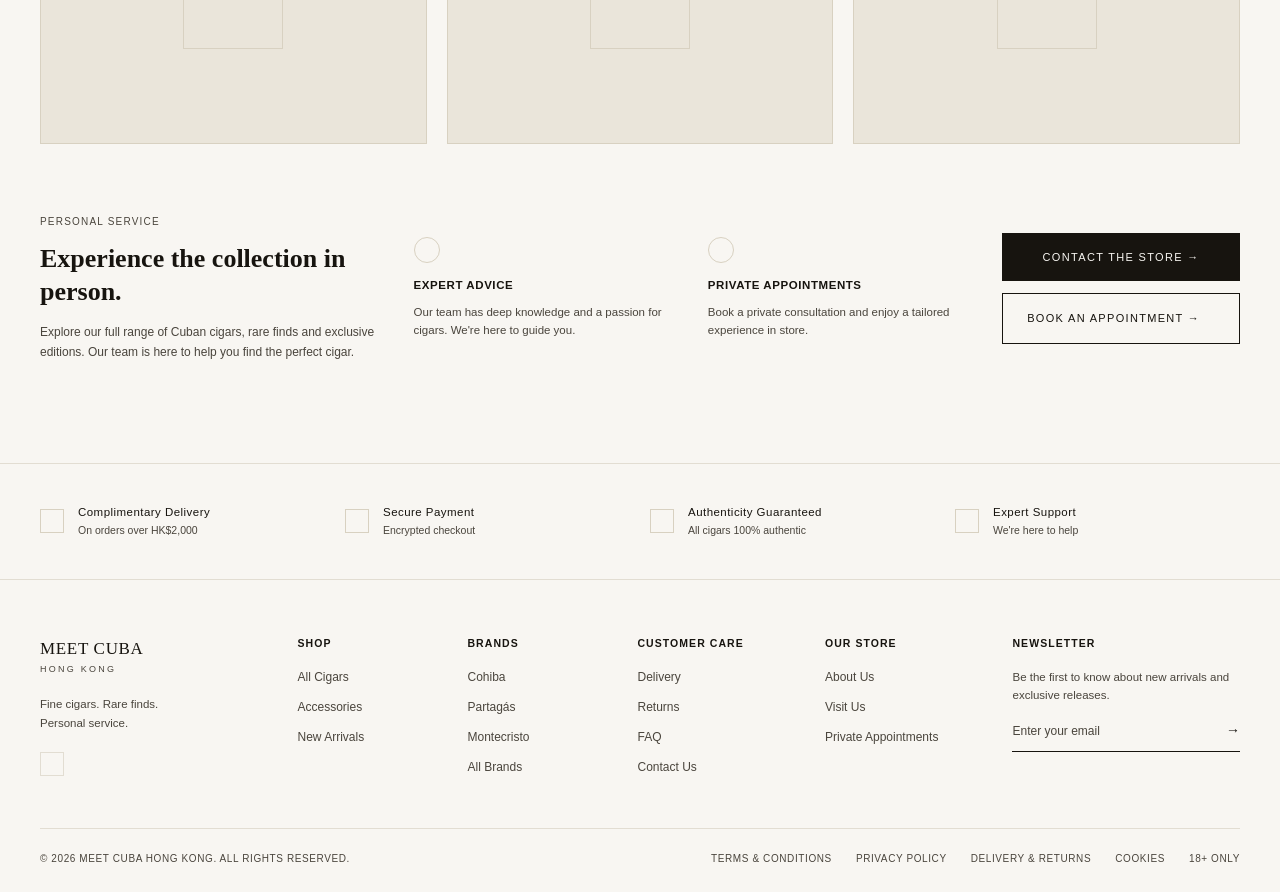
<file: store.html>
<!DOCTYPE html>
<html lang="en">
<head>
<meta charset="UTF-8">
<meta name="viewport" content="width=device-width, initial-scale=1.0">
<title>Our Store — Meet Cuba, Hong Kong</title>
<link rel="stylesheet" href="mc-footer.css">
<link rel="stylesheet" href="mc-search.css">
<link rel="stylesheet" href="mc-header.css">
<style>
  :root {
    --ink: #17140f;
    --ink-soft: #4a453d;
    --ground: #f8f6f2;
    --ground-alt: #efece5;
    --line: #e2ddd2;
    --placeholder: #eae5da;
    --placeholder-line: #d8d1c1;
    --gold: #8a7440;
  }

  * { box-sizing: border-box; margin: 0; padding: 0; }

  html { overscroll-behavior: none; }

  body {
    overscroll-behavior: none;
    background: var(--ground);
    color: var(--ink);
    font-family: -apple-system, BlinkMacSystemFont, "Helvetica Neue", Arial, sans-serif;
    font-size: 13px;
    line-height: 1.5;
    -webkit-font-smoothing: antialiased;
  }

  a { color: inherit; text-decoration: none; }
  button { font: inherit; color: inherit; background: none; border: none; cursor: pointer; }

  .u-label {
    text-transform: uppercase;
    letter-spacing: 0.12em;
    font-size: 10px;
  }

  section { padding: 0 40px; }

  .btn {
    display: inline-flex;
    align-items: center;
    justify-content: center;
    gap: 8px;
    letter-spacing: 0.12em;
    font-size: 11px;
    padding: 16px 24px;
    transition: opacity 0.2s ease;
  }
  .btn:hover { opacity: 0.8; }
  .btn--primary { background: var(--ink); color: var(--ground); }
  .btn--light { background: var(--ground); color: var(--ink); }
  .btn--outline-light { border: 1px solid var(--ground); color: var(--ground); }
  .btn--outline-dark { border: 1px solid var(--ink); color: var(--ink); justify-content: space-between; }

  .text-link {
    letter-spacing: 0.1em;
    font-size: 10.5px;
    display: inline-flex;
    align-items: center;
    gap: 6px;
    transition: opacity 0.2s ease;
  }
  .text-link:hover { opacity: 0.65; }

  .placeholder-box {
    background: var(--placeholder);
    border: 1px solid var(--placeholder-line);
  }

  /* Hero */
  .store-hero {
    position: relative;
    height: 460px;
    margin: 0 40px;
    background: #2a2521;
    border: 1px solid var(--placeholder-line);
    display: flex;
    align-items: center;
    justify-content: center;
    text-align: center;
    color: var(--ground);
  }
  .store-hero__eyebrow { letter-spacing: 0.1em; font-size: 11px; color: rgba(248,246,242,0.75); margin-bottom: 18px; }
  .store-hero__title { font-family: Georgia, "Times New Roman", serif; font-size: 48px; margin-bottom: 10px; }
  .store-hero__sub { letter-spacing: 0.2em; font-size: 12px; color: rgba(248,246,242,0.8); margin-bottom: 24px; }
  .store-hero__actions { display: flex; gap: 14px; justify-content: center; }

  /* Store info + map */
  .store-info {
    display: grid;
    grid-template-columns: 0.85fr 1.15fr;
    gap: 60px;
    padding-top: 60px;
    padding-bottom: 60px;
  }
  .store-info__eyebrow { letter-spacing: 0.15em; font-size: 10px; color: var(--gold); margin-bottom: 14px; }
  .store-info__title { font-family: Georgia, "Times New Roman", serif; font-size: 28px; margin-bottom: 26px; }
  .store-info__row {
    display: flex;
    gap: 14px;
    padding: 18px 0;
    border-top: 1px solid var(--line);
  }
  .store-info__row:last-of-type { border-bottom: 1px solid var(--line); }
  .store-info__icon { width: 16px; height: 16px; flex: none; border: 1px solid var(--placeholder-line); margin-top: 2px; }
  .store-info__text { font-size: 12.5px; line-height: 1.7; }
  .store-info__hours { display: flex; justify-content: space-between; gap: 20px; max-width: 260px; }

  .store-map {
    position: relative;
    background: var(--placeholder);
    border: 1px solid var(--placeholder-line);
  }
  .store-map__pin {
    position: absolute;
    top: 50%; left: 50%;
    width: 14px; height: 14px;
    background: var(--ink);
    border-radius: 50% 50% 50% 0;
    transform: translate(-50%, -100%) rotate(-45deg);
  }
  .store-map__controls {
    position: absolute;
    bottom: 16px; right: 16px;
    display: flex;
    flex-direction: column;
    border: 1px solid var(--placeholder-line);
    background: var(--ground);
  }
  .store-map__control {
    width: 30px; height: 30px;
    display: flex; align-items: center; justify-content: center;
    font-size: 14px;
    border-bottom: 1px solid var(--placeholder-line);
  }
  .store-map__control:last-child { border-bottom: none; }
  .store-map__expand {
    position: absolute;
    top: 16px; right: 16px;
    width: 30px; height: 30px;
    display: flex; align-items: center; justify-content: center;
    background: var(--ground);
    border: 1px solid var(--placeholder-line);
    font-size: 12px;
  }

  /* Getting here */
  .getting-here {
    display: grid;
    grid-template-columns: 1.6fr 1fr;
    background: var(--ground-alt);
    padding: 0;
  }
  .getting-here__content { padding: 44px 40px; }
  .getting-here__label { letter-spacing: 0.12em; font-size: 11px; font-weight: 600; margin-bottom: 30px; }
  .getting-here__grid { display: grid; grid-template-columns: repeat(3, 1fr); gap: 28px; }
  .getting-here__icon { width: 26px; height: 26px; border: 1px solid var(--placeholder-line); border-radius: 50%; margin-bottom: 14px; }
  .getting-here__title { font-size: 12px; font-weight: 600; margin-bottom: 8px; }
  .getting-here__copy { color: var(--ink-soft); font-size: 11.5px; line-height: 1.6; }
  .getting-here__image { aspect-ratio: auto; display: flex; align-items: center; justify-content: center; }
  .getting-here__image-mark { width: 20%; aspect-ratio: 1; border: 1px solid var(--placeholder-line); }

  /* Inside our store */
  .inside-store { padding-top: 60px; padding-bottom: 10px; }
  .inside-store__label { letter-spacing: 0.12em; font-size: 11px; font-weight: 600; margin-bottom: 24px; }
  .inside-store__grid { display: grid; grid-template-columns: repeat(3, 1fr); gap: 20px; }
  .inside-store__image { aspect-ratio: 4 / 3; display: flex; align-items: center; justify-content: center; }
  .inside-store__image-mark { width: 26%; aspect-ratio: 1; border: 1px solid var(--placeholder-line); }

  /* Personal service */
  .personal-service {
    display: grid;
    grid-template-columns: 1.3fr 1fr 1fr 0.9fr;
    gap: 30px;
    padding-top: 60px;
    padding-bottom: 60px;
    align-items: center;
  }
  .personal-service__eyebrow { letter-spacing: 0.12em; font-size: 10px; color: var(--ink-soft); margin-bottom: 14px; }
  .personal-service__title { font-family: Georgia, "Times New Roman", serif; font-size: 26px; line-height: 1.25; margin-bottom: 14px; }
  .personal-service__copy { color: var(--ink-soft); font-size: 12px; line-height: 1.7; }
  .personal-service__feature-icon { width: 26px; height: 26px; border: 1px solid var(--placeholder-line); border-radius: 50%; margin-bottom: 14px; }
  .personal-service__feature-title { font-size: 11.5px; font-weight: 600; letter-spacing: 0.05em; margin-bottom: 8px; }
  .personal-service__feature-copy { color: var(--ink-soft); font-size: 11.5px; line-height: 1.6; }
  .personal-service__actions { display: flex; flex-direction: column; gap: 12px; }

  /* Trust strip */
  .trust-strip {
    display: grid;
    grid-template-columns: repeat(4, 1fr);
    gap: 20px;
    padding: 40px;
    margin-top: 40px;
    border-top: 1px solid var(--line);
    border-bottom: 1px solid var(--line);
  }
  .trust-strip__item { display: flex; align-items: center; gap: 14px; }
  .trust-strip__icon { width: 24px; height: 24px; flex: none; border: 1px solid var(--placeholder-line); }
  .trust-strip__title { font-size: 11.5px; letter-spacing: 0.04em; margin-bottom: 2px; }
  .trust-strip__sub { color: var(--ink-soft); font-size: 10.5px; }


  /* Bag toggle */
  .bag-toggle { cursor: pointer; }

  /* Cart drawer */
  body.cart-open { overflow: hidden; }

  .cart-overlay {
    position: fixed;
    inset: 0;
    background: rgba(23, 20, 15, 0.45);
    opacity: 0;
    pointer-events: none;
    transition: opacity 0.3s ease;
    z-index: 900;
  }
  body.cart-open .cart-overlay { opacity: 1; pointer-events: auto; }

  .cart-drawer {
    position: fixed;
    top: 0; right: 0;
    height: 100vh;
    width: 460px;
    max-width: 92vw;
    background: var(--ground);
    border-left: 1px solid var(--line);
    transform: translateX(100%);
    transition: transform 0.35s ease;
    z-index: 901;
    display: flex;
    flex-direction: column;
  }
  body.cart-open .cart-drawer { transform: translateX(0); }

  .cart-drawer__header {
    display: flex;
    align-items: center;
    justify-content: space-between;
    padding: 40px 40px 0;
  }
  .cart-drawer__title {
    font-family: Georgia, "Times New Roman", serif;
    text-transform: uppercase;
    letter-spacing: 0.04em;
    font-size: 24px;
  }
  .cart-drawer__close { font-size: 20px; line-height: 1; padding: 4px; }
  .cart-drawer__count {
    padding: 10px 40px 20px;
    margin-top: 6px;
    border-bottom: 1px solid var(--line);
    color: var(--ink-soft);
    letter-spacing: 0.1em;
    font-size: 10.5px;
  }
  .cart-drawer__items { flex: 1; overflow-y: auto; padding: 0 40px; }
  .cart-empty { padding: 60px 0; text-align: center; color: var(--ink-soft); font-size: 12px; }

  .cart-item { display: flex; gap: 20px; padding: 26px 0; border-bottom: 1px solid var(--line); }
  .cart-item__image {
    width: 110px; height: 110px; flex: none;
    background: var(--placeholder);
    border: 1px solid var(--placeholder-line);
    display: flex; align-items: center; justify-content: center;
  }
  .cart-item__image-mark { width: 30%; aspect-ratio: 1; border: 1px solid var(--placeholder-line); }
  .cart-item__body { flex: 1; display: flex; flex-direction: column; }
  .cart-item__brand { letter-spacing: 0.1em; font-size: 10px; font-weight: 600; margin-bottom: 6px; }
  .cart-item__name { font-family: Georgia, "Times New Roman", serif; font-size: 17px; margin-bottom: 4px; }
  .cart-item__spec { color: var(--ink-soft); font-size: 11px; margin-bottom: 16px; }
  .cart-item__row { display: flex; align-items: center; justify-content: space-between; margin-bottom: 12px; }
  .cart-item__price { font-size: 13px; }
  .cart-item__remove {
    align-self: flex-start;
    font-size: 10.5px;
    letter-spacing: 0.05em;
    text-decoration: underline;
    color: var(--ink-soft);
  }

  .cart-qty { display: flex; align-items: center; border: 1px solid var(--line); }
  .cart-qty__btn { width: 28px; height: 28px; display: flex; align-items: center; justify-content: center; font-size: 13px; }
  .cart-qty__value { width: 30px; text-align: center; font-size: 12px; }

  .cart-drawer__footer { padding: 22px 40px 32px; border-top: 1px solid var(--line); }
  .cart-drawer__footer .btn { width: 100%; flex: none; }
  .cart-subtotal-row {
    display: flex; justify-content: space-between;
    letter-spacing: 0.08em; font-size: 12px; font-weight: 600;
    margin-bottom: 20px;
  }
  .cart-delivery {
    display: flex; align-items: center; justify-content: space-between;
    font-size: 11px; color: var(--ink-soft); margin-bottom: 10px;
  }
  .cart-progress { height: 2px; background: var(--line); margin-bottom: 22px; }
  .cart-progress__fill { height: 100%; width: 0%; background: var(--ink); transition: width 0.3s ease; }
  .btn--outline-full {
    display: block;
    width: 100%;
    text-align: center;
    border: 1px solid var(--ink);
    padding: 15px;
    letter-spacing: 0.12em;
    font-size: 11px;
    margin-top: 12px;
    transition: opacity 0.2s ease;
  }
  .btn--outline-full:hover { opacity: 0.7; }
  .cart-secure {
    display: flex; align-items: center; justify-content: center; gap: 6px;
    margin-top: 16px;
    color: var(--ink-soft);
    font-size: 10px;
    letter-spacing: 0.05em;
  }
</style>
</head>
<body data-nav-active="store">

  <div id="site-header"></div>
  <script src="mc-header.js"></script>

  <div id="site-search"></div>

  <section class="store-hero">
    <div>
      <div class="store-hero__eyebrow">MEET CUBA · HONG KONG</div>
      <h1 class="store-hero__title">Visit Meet Cuba</h1>
      <div class="store-hero__sub">HONG KONG</div>
      <div class="store-hero__eyebrow" style="margin-bottom: 26px;">Fine cigars. Personal service.</div>
      <div class="store-hero__actions">
        <a class="btn btn--light" href="#">GET DIRECTIONS →</a>
        <a class="btn btn--outline-light" href="#">CONTACT US</a>
      </div>
    </div>
  </section>

  <section class="store-info">
    <div>
      <div class="store-info__eyebrow">OUR STORE</div>
      <h2 class="store-info__title">Meet Cuba Hong Kong</h2>

      <div class="store-info__row">
        <div class="store-info__icon"></div>
        <div class="store-info__text">Shop 12, G/F, Entertainment Building<br>30 Queen's Road Central<br>Central, Hong Kong</div>
      </div>
      <div class="store-info__row">
        <div class="store-info__icon"></div>
        <div class="store-info__text" style="flex: 1;">
          <div class="store-info__hours"><span>Monday – Saturday</span><span>11:00 – 20:00</span></div>
          <div class="store-info__hours" style="margin-top: 6px;"><span>Sunday</span><span>12:00 – 19:00</span></div>
        </div>
      </div>
      <div class="store-info__row">
        <div class="store-info__icon"></div>
        <div class="store-info__text">+852 2543 4288</div>
      </div>
      <div class="store-info__row">
        <div class="store-info__icon"></div>
        <div class="store-info__text">WhatsApp Us</div>
      </div>
    </div>

    <div class="store-map">
      <div class="store-map__pin"></div>
      <div class="store-map__expand">⤢</div>
      <div class="store-map__controls">
        <div class="store-map__control">+</div>
        <div class="store-map__control">−</div>
      </div>
    </div>
  </section>

  <section class="getting-here" style="padding: 0;">
    <div class="getting-here__content">
      <div class="getting-here__label">GETTING HERE</div>
      <div class="getting-here__grid">
        <div>
          <div class="getting-here__icon"></div>
          <div class="getting-here__title">By MTR</div>
          <div class="getting-here__copy">5 minute walk from Central Station Exit D2.</div>
        </div>
        <div>
          <div class="getting-here__icon"></div>
          <div class="getting-here__title">By Taxi</div>
          <div class="getting-here__copy">Show driver this address:<br>中環皇后大道中30號娛樂行地下12號舖</div>
        </div>
        <div>
          <div class="getting-here__icon"></div>
          <div class="getting-here__title">Parking</div>
          <div class="getting-here__copy">Nearest parking at Entertainment Building Car Park.</div>
        </div>
      </div>
    </div>
    <div class="getting-here__image placeholder-box">
      <div class="getting-here__image-mark"></div>
    </div>
  </section>

  <section class="inside-store">
    <div class="inside-store__label">INSIDE OUR STORE</div>
    <div class="inside-store__grid">
      <div class="inside-store__image placeholder-box"><div class="inside-store__image-mark"></div></div>
      <div class="inside-store__image placeholder-box"><div class="inside-store__image-mark"></div></div>
      <div class="inside-store__image placeholder-box"><div class="inside-store__image-mark"></div></div>
    </div>
  </section>

  <section class="personal-service">
    <div>
      <div class="personal-service__eyebrow">PERSONAL SERVICE</div>
      <h2 class="personal-service__title">Experience the collection in person.</h2>
      <p class="personal-service__copy">Explore our full range of Cuban cigars, rare finds and exclusive editions. Our team is here to help you find the perfect cigar.</p>
    </div>
    <div>
      <div class="personal-service__feature-icon"></div>
      <div class="personal-service__feature-title">EXPERT ADVICE</div>
      <div class="personal-service__feature-copy">Our team has deep knowledge and a passion for cigars. We're here to guide you.</div>
    </div>
    <div>
      <div class="personal-service__feature-icon"></div>
      <div class="personal-service__feature-title">PRIVATE APPOINTMENTS</div>
      <div class="personal-service__feature-copy">Book a private consultation and enjoy a tailored experience in store.</div>
    </div>
    <div class="personal-service__actions">
      <a class="btn btn--primary" href="#">CONTACT THE STORE →</a>
      <a class="btn btn--outline-dark" href="#">BOOK AN APPOINTMENT →</a>
    </div>
  </section>

  <section class="trust-strip">
    <div class="trust-strip__item">
      <div class="trust-strip__icon"></div>
      <div>
        <div class="trust-strip__title">Complimentary Delivery</div>
        <div class="trust-strip__sub">On orders over HK$2,000</div>
      </div>
    </div>
    <div class="trust-strip__item">
      <div class="trust-strip__icon"></div>
      <div>
        <div class="trust-strip__title">Secure Payment</div>
        <div class="trust-strip__sub">Encrypted checkout</div>
      </div>
    </div>
    <div class="trust-strip__item">
      <div class="trust-strip__icon"></div>
      <div>
        <div class="trust-strip__title">Authenticity Guaranteed</div>
        <div class="trust-strip__sub">All cigars 100% authentic</div>
      </div>
    </div>
    <div class="trust-strip__item">
      <div class="trust-strip__icon"></div>
      <div>
        <div class="trust-strip__title">Expert Support</div>
        <div class="trust-strip__sub">We're here to help</div>
      </div>
    </div>
  </section>

  <div id="site-footer"></div>

  <div class="cart-overlay" id="cartOverlay"></div>
  <aside class="cart-drawer" id="cartDrawer">
    <div class="cart-drawer__header">
      <h2 class="cart-drawer__title">Your Bag</h2>
      <button class="cart-drawer__close" id="cartClose" type="button" aria-label="Close bag">×</button>
    </div>
    <div class="cart-drawer__count" id="cartItemsLabel">0 ITEMS</div>
    <div class="cart-drawer__items" id="cartItems"></div>
    <div class="cart-drawer__footer">
      <div class="cart-subtotal-row">
        <span>SUBTOTAL</span>
        <span id="cartSubtotal">HK$0</span>
      </div>
      <div class="cart-delivery">
        <span id="cartDeliveryText">Add HK$2,000 more for free delivery</span>
        <span id="cartDeliveryCheck" style="display:none;">✓</span>
      </div>
      <div class="cart-progress"><div class="cart-progress__fill" id="cartProgressFill"></div></div>
      <a class="btn btn--primary" href="#">CHECKOUT</a>
      <a class="btn--outline-full" href="#">VIEW BAG</a>
      <div class="cart-secure">🔒 Secure checkout</div>
    </div>
  </aside>
  <script src="mc-cart.js"></script>
  <script src="mc-wishlist.js"></script>
  <script src="mc-footer.js"></script>
  <script src="mc-search.js"></script>
</body>
</html>
</file>
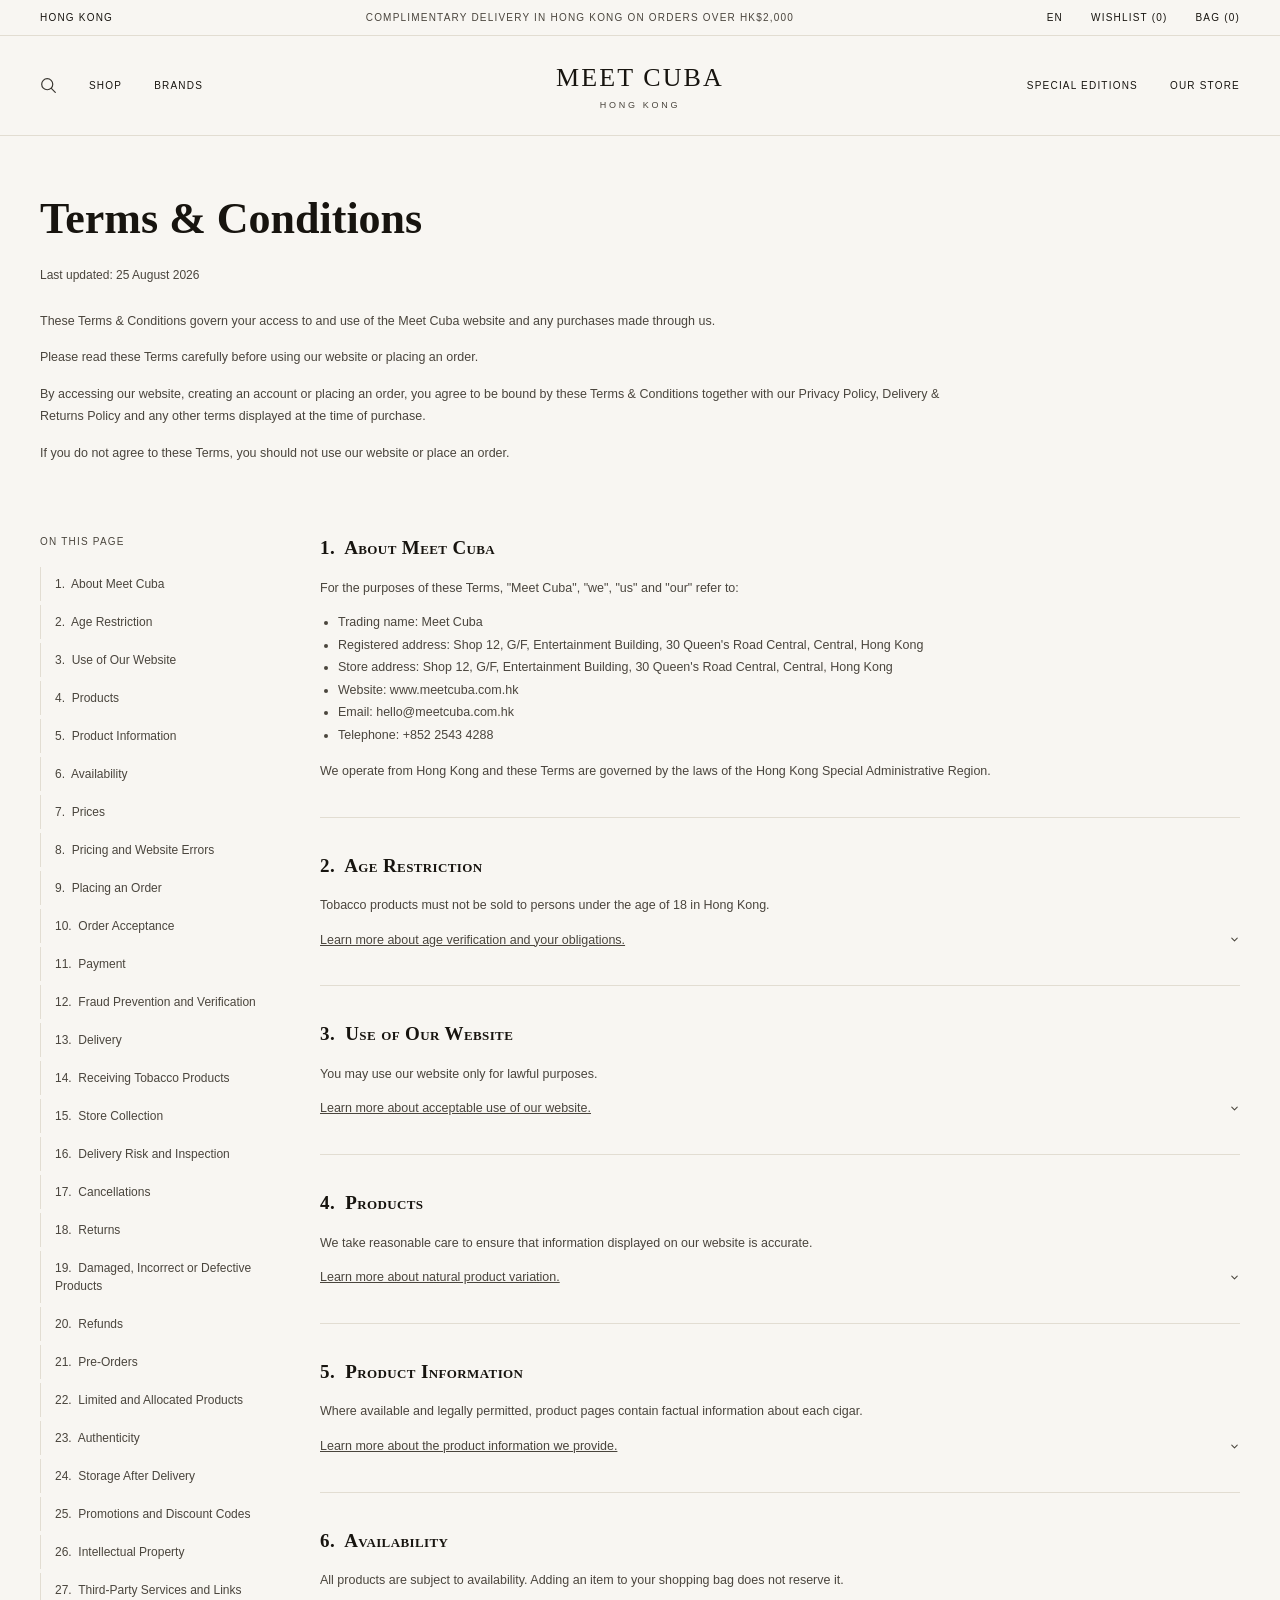
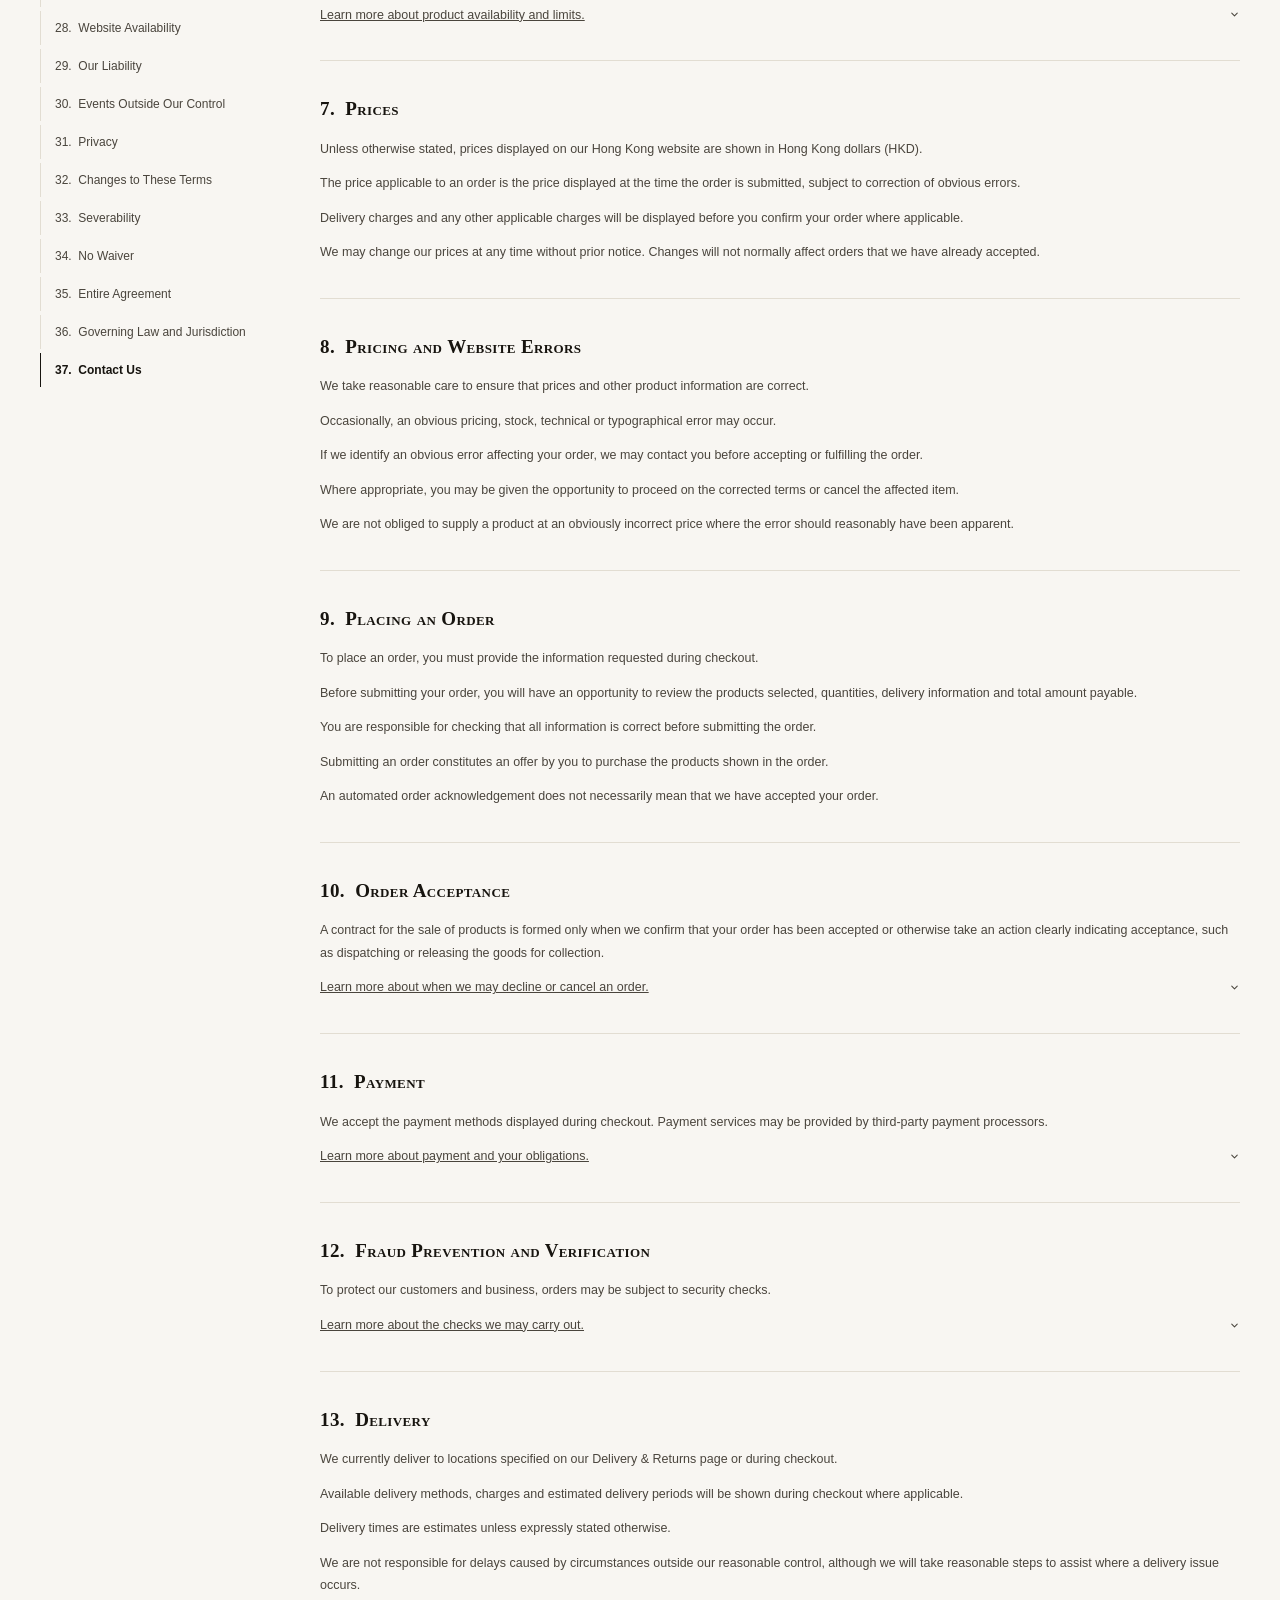
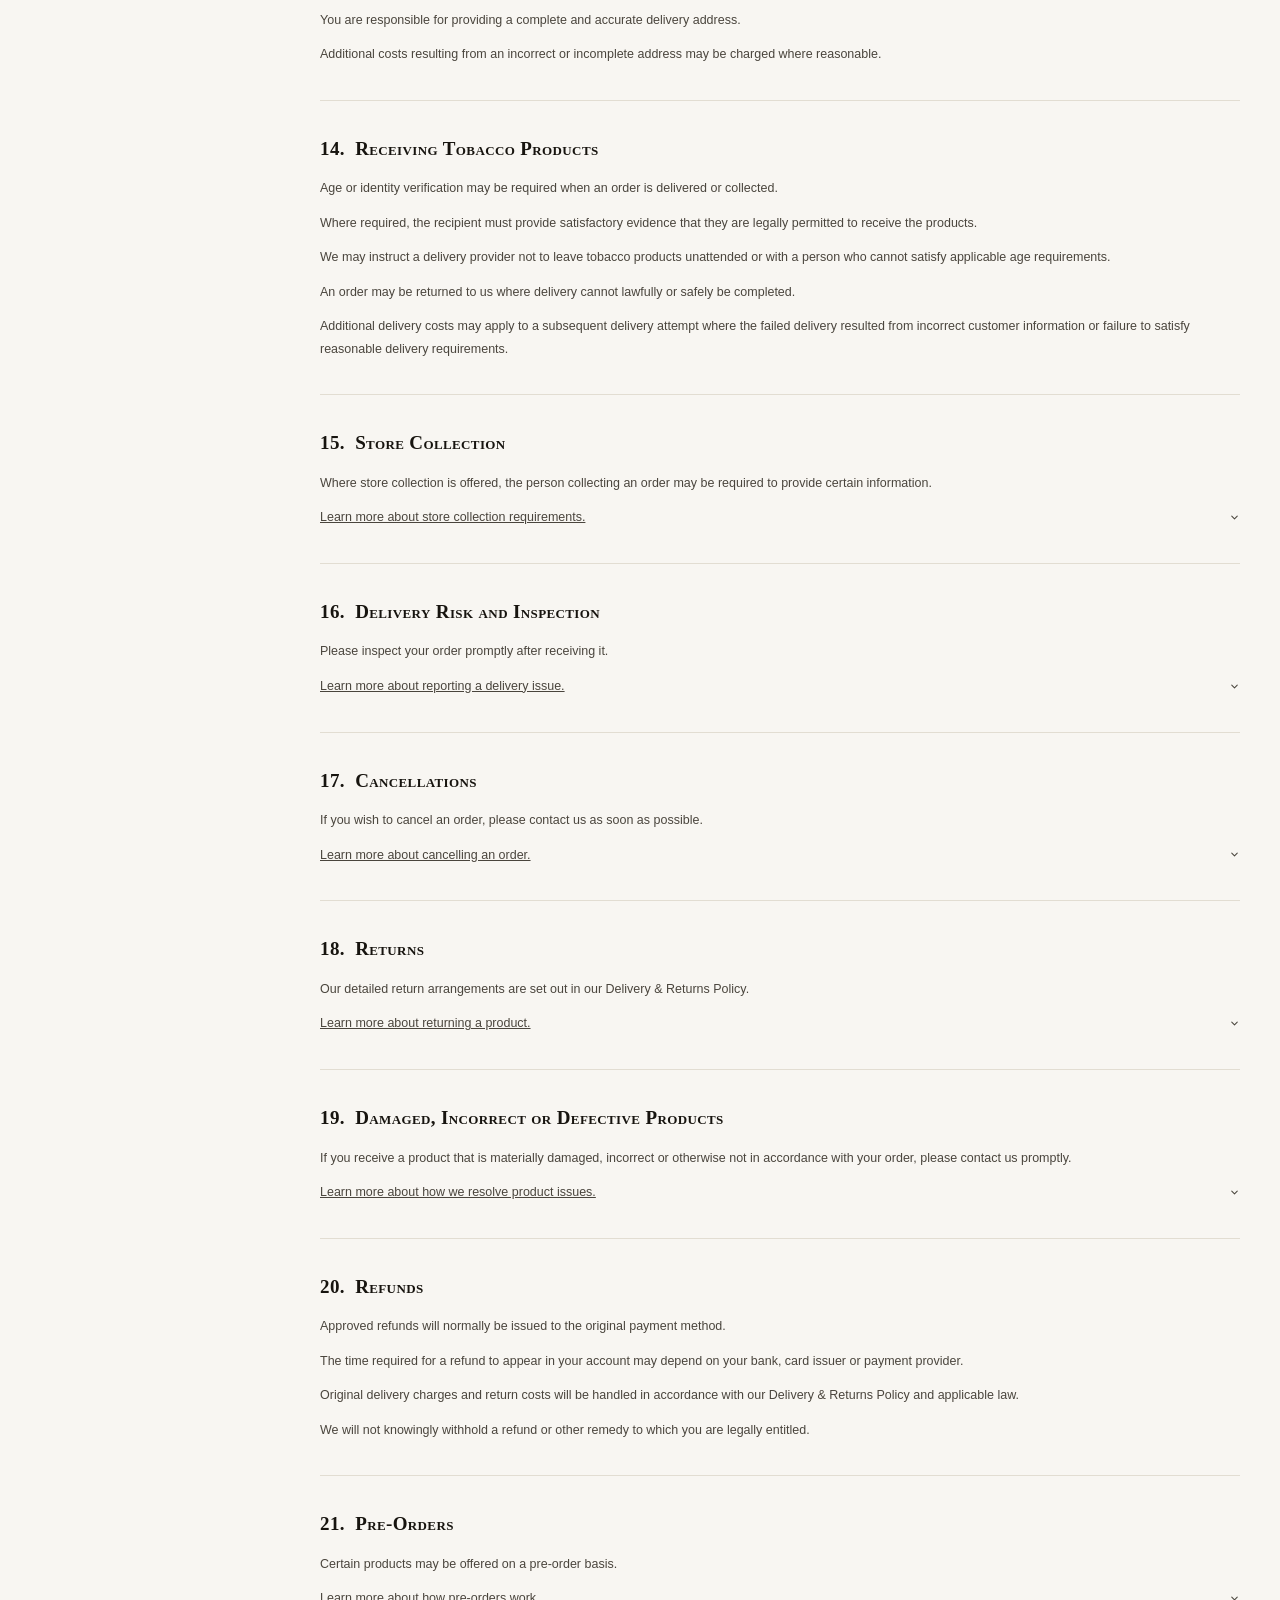
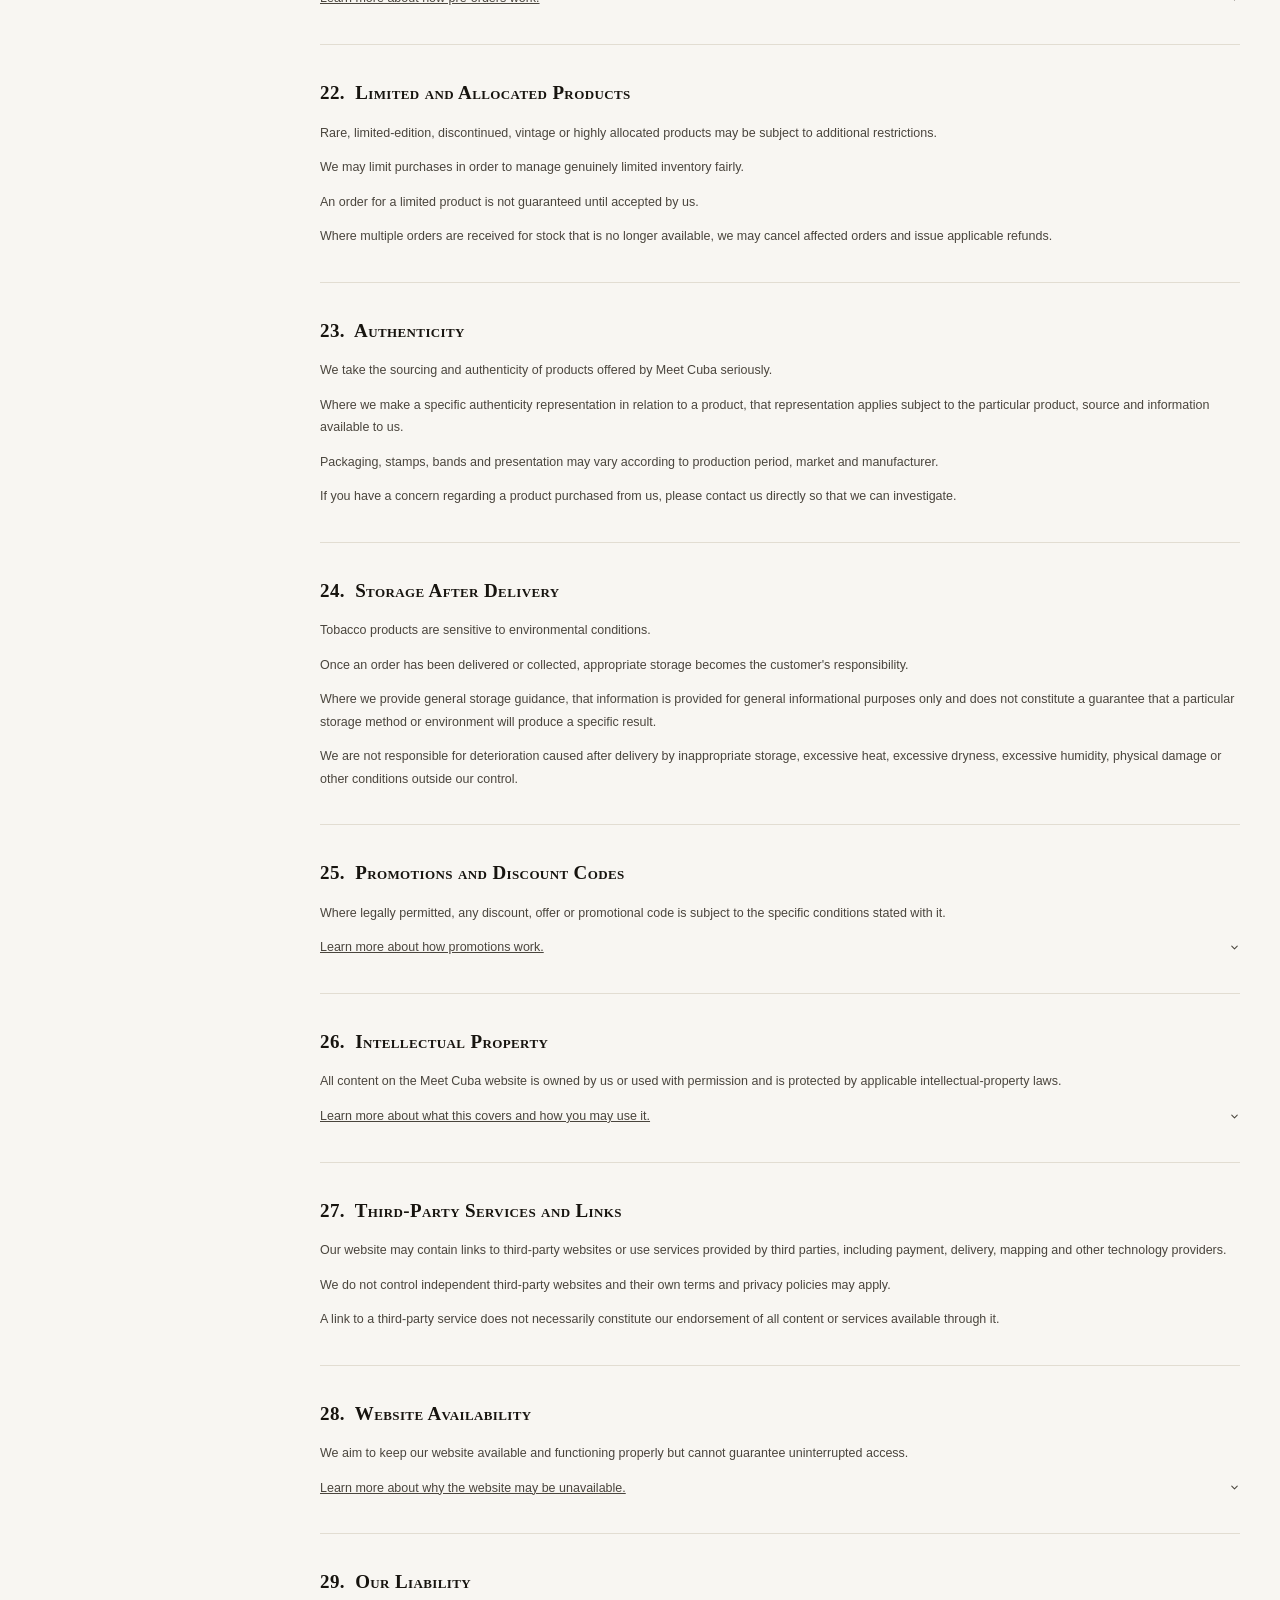
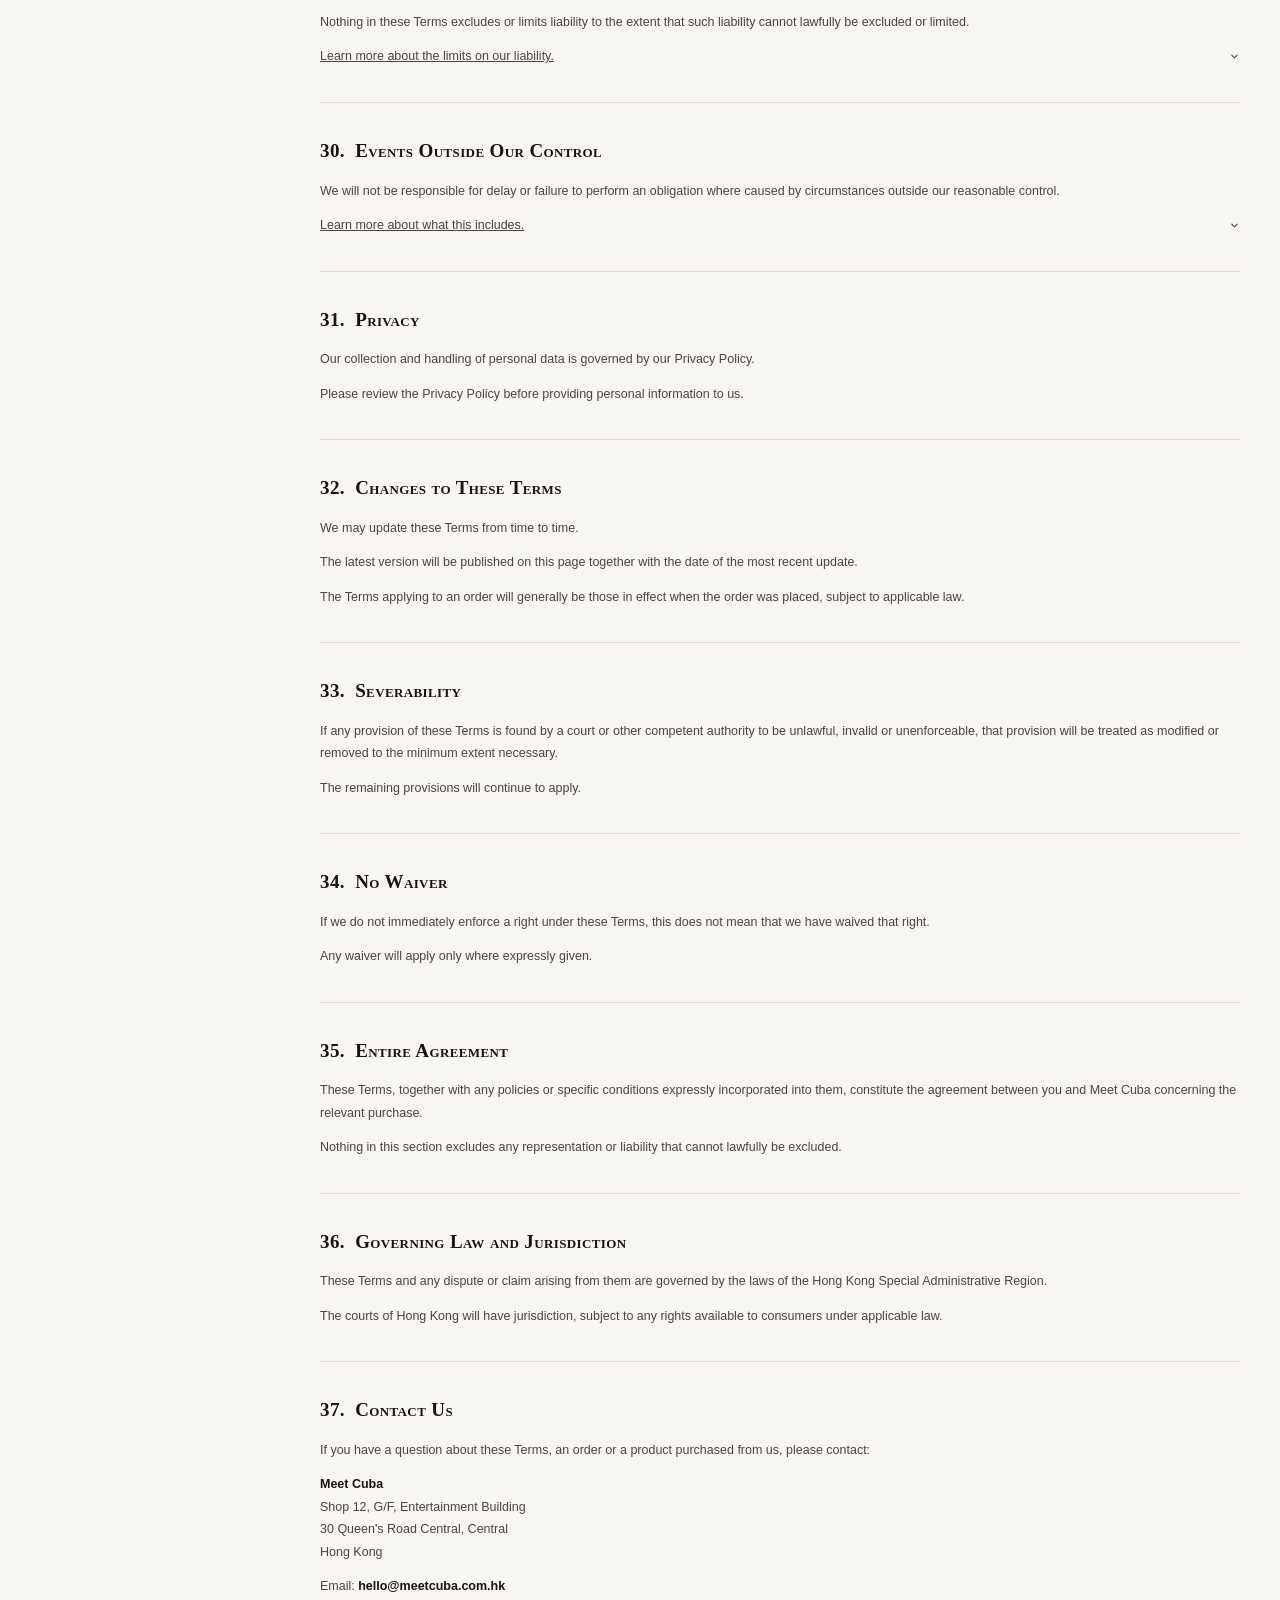
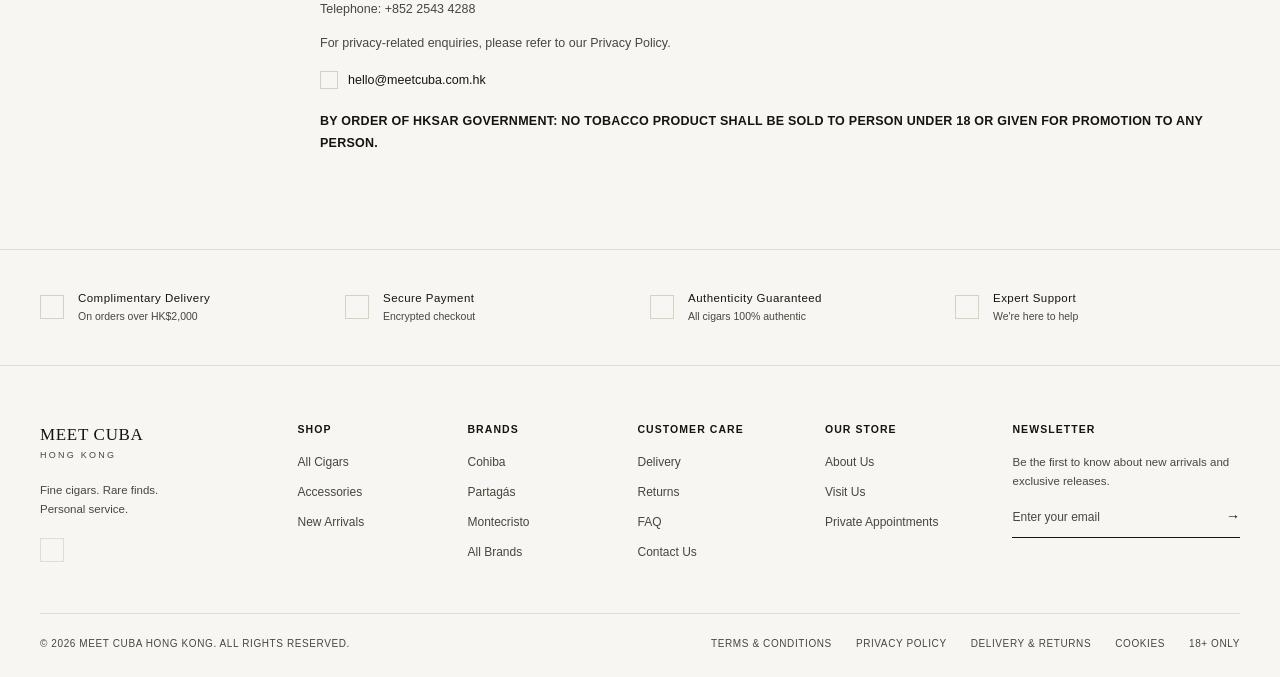
<file: terms.html>
<!DOCTYPE html>
<html lang="en">
<head>
<meta charset="UTF-8">
<meta name="viewport" content="width=device-width, initial-scale=1.0">
<title>Terms &amp; Conditions — Meet Cuba, Hong Kong</title>
<link rel="stylesheet" href="mc-footer.css">
<link rel="stylesheet" href="mc-search.css">
<link rel="stylesheet" href="mc-header.css">
<link rel="stylesheet" href="policy.css">
<style>
  :root {
    --ink: #17140f;
    --ink-soft: #4a453d;
    --ground: #f8f6f2;
    --ground-alt: #efece5;
    --line: #e2ddd2;
    --placeholder: #eae5da;
    --placeholder-line: #d8d1c1;
    --gold: #8a7440;
  }

  * { box-sizing: border-box; margin: 0; padding: 0; }

  html { overscroll-behavior: none; scroll-behavior: smooth; }

  body {
    overscroll-behavior: none;
    background: var(--ground);
    color: var(--ink);
    font-family: -apple-system, BlinkMacSystemFont, "Helvetica Neue", Arial, sans-serif;
    font-size: 13px;
    line-height: 1.5;
    -webkit-font-smoothing: antialiased;
  }

  a { color: inherit; text-decoration: none; }
  button { font: inherit; color: inherit; background: none; border: none; cursor: pointer; }

  .u-label {
    text-transform: uppercase;
    letter-spacing: 0.12em;
    font-size: 10px;
  }

  section { padding: 0 40px; }

  .btn {
    display: inline-flex;
    align-items: center;
    justify-content: center;
    letter-spacing: 0.12em;
    font-size: 11px;
    padding: 16px 24px;
    transition: opacity 0.2s ease;
  }
  .btn:hover { opacity: 0.8; }
  .btn--primary { background: var(--ink); color: var(--ground); }

  /* Trust strip */
  .trust-strip {
    display: grid;
    grid-template-columns: repeat(4, 1fr);
    gap: 20px;
    padding: 40px;
    border-top: 1px solid var(--line);
    border-bottom: 1px solid var(--line);
  }
  .trust-strip__item { display: flex; align-items: center; gap: 14px; }
  .trust-strip__icon { width: 24px; height: 24px; flex: none; border: 1px solid var(--placeholder-line); }
  .trust-strip__title { font-size: 11.5px; letter-spacing: 0.04em; margin-bottom: 2px; }
  .trust-strip__sub { color: var(--ink-soft); font-size: 10.5px; }

  /* Bag toggle */
  .bag-toggle { cursor: pointer; }

  /* Cart drawer */
  body.cart-open { overflow: hidden; }

  .cart-overlay {
    position: fixed;
    inset: 0;
    background: rgba(23, 20, 15, 0.45);
    opacity: 0;
    pointer-events: none;
    transition: opacity 0.3s ease;
    z-index: 900;
  }
  body.cart-open .cart-overlay { opacity: 1; pointer-events: auto; }

  .cart-drawer {
    position: fixed;
    top: 0; right: 0;
    height: 100vh;
    width: 460px;
    max-width: 92vw;
    background: var(--ground);
    border-left: 1px solid var(--line);
    transform: translateX(100%);
    transition: transform 0.35s ease;
    z-index: 901;
    display: flex;
    flex-direction: column;
  }
  body.cart-open .cart-drawer { transform: translateX(0); }

  .cart-drawer__header {
    display: flex;
    align-items: center;
    justify-content: space-between;
    padding: 40px 40px 0;
  }
  .cart-drawer__title {
    font-family: Georgia, "Times New Roman", serif;
    text-transform: uppercase;
    letter-spacing: 0.04em;
    font-size: 24px;
  }
  .cart-drawer__close { font-size: 20px; line-height: 1; padding: 4px; }
  .cart-drawer__count {
    padding: 10px 40px 20px;
    margin-top: 6px;
    border-bottom: 1px solid var(--line);
    color: var(--ink-soft);
    letter-spacing: 0.1em;
    font-size: 10.5px;
  }
  .cart-drawer__items { flex: 1; overflow-y: auto; padding: 0 40px; }
  .cart-empty { padding: 60px 0; text-align: center; color: var(--ink-soft); font-size: 12px; }

  .cart-item { display: flex; gap: 20px; padding: 26px 0; border-bottom: 1px solid var(--line); }
  .cart-item__image {
    width: 110px; height: 110px; flex: none;
    background: var(--placeholder);
    border: 1px solid var(--placeholder-line);
    display: flex; align-items: center; justify-content: center;
  }
  .cart-item__image-mark { width: 30%; aspect-ratio: 1; border: 1px solid var(--placeholder-line); }
  .cart-item__body { flex: 1; display: flex; flex-direction: column; }
  .cart-item__brand { letter-spacing: 0.1em; font-size: 10px; font-weight: 600; margin-bottom: 6px; }
  .cart-item__name { font-family: Georgia, "Times New Roman", serif; font-size: 17px; margin-bottom: 4px; }
  .cart-item__spec { color: var(--ink-soft); font-size: 11px; margin-bottom: 16px; }
  .cart-item__row { display: flex; align-items: center; justify-content: space-between; margin-bottom: 12px; }
  .cart-item__price { font-size: 13px; }
  .cart-item__remove {
    align-self: flex-start;
    font-size: 10.5px;
    letter-spacing: 0.05em;
    text-decoration: underline;
    color: var(--ink-soft);
  }

  .cart-qty { display: flex; align-items: center; border: 1px solid var(--line); }
  .cart-qty__btn { width: 28px; height: 28px; display: flex; align-items: center; justify-content: center; font-size: 13px; }
  .cart-qty__value { width: 30px; text-align: center; font-size: 12px; }

  .cart-drawer__footer { padding: 22px 40px 32px; border-top: 1px solid var(--line); }
  .cart-drawer__footer .btn { width: 100%; flex: none; }
  .cart-subtotal-row {
    display: flex; justify-content: space-between;
    letter-spacing: 0.08em; font-size: 12px; font-weight: 600;
    margin-bottom: 20px;
  }
  .cart-delivery {
    display: flex; align-items: center; justify-content: space-between;
    font-size: 11px; color: var(--ink-soft); margin-bottom: 10px;
  }
  .cart-progress { height: 2px; background: var(--line); margin-bottom: 22px; }
  .cart-progress__fill { height: 100%; width: 0%; background: var(--ink); transition: width 0.3s ease; }
  .btn--outline-full {
    display: block;
    width: 100%;
    text-align: center;
    border: 1px solid var(--ink);
    padding: 15px;
    letter-spacing: 0.12em;
    font-size: 11px;
    margin-top: 12px;
    transition: opacity 0.2s ease;
  }
  .btn--outline-full:hover { opacity: 0.7; }
  .cart-secure {
    display: flex; align-items: center; justify-content: center; gap: 6px;
    margin-top: 16px;
    color: var(--ink-soft);
    font-size: 10px;
    letter-spacing: 0.05em;
  }
</style>
</head>
<body>

  <div id="site-header"></div>
  <script src="mc-header.js"></script>

  <div id="site-search"></div>

  <section class="policy-header">
    <h1 class="policy-header__title">Terms &amp; Conditions</h1>
    <div class="policy-header__updated">Last updated: 25 August 2026</div>
    <div class="policy-header__intro">
      <p>These Terms &amp; Conditions govern your access to and use of the Meet Cuba website and any purchases made through us.</p>
      <p>Please read these Terms carefully before using our website or placing an order.</p>
      <p>By accessing our website, creating an account or placing an order, you agree to be bound by these Terms &amp; Conditions together with our Privacy Policy, Delivery &amp; Returns Policy and any other terms displayed at the time of purchase.</p>
      <p>If you do not agree to these Terms, you should not use our website or place an order.</p>
    </div>
  </section>

  <section class="policy-layout">
    <nav class="policy-toc" id="policyToc">
      <div class="policy-toc__label">ON THIS PAGE</div>
      <ol class="policy-toc__list">
        <li class="policy-toc__item"><a class="policy-toc__link" href="#section-1">1.&nbsp; About Meet Cuba</a></li>
        <li class="policy-toc__item"><a class="policy-toc__link" href="#section-2">2.&nbsp; Age Restriction</a></li>
        <li class="policy-toc__item"><a class="policy-toc__link" href="#section-3">3.&nbsp; Use of Our Website</a></li>
        <li class="policy-toc__item"><a class="policy-toc__link" href="#section-4">4.&nbsp; Products</a></li>
        <li class="policy-toc__item"><a class="policy-toc__link" href="#section-5">5.&nbsp; Product Information</a></li>
        <li class="policy-toc__item"><a class="policy-toc__link" href="#section-6">6.&nbsp; Availability</a></li>
        <li class="policy-toc__item"><a class="policy-toc__link" href="#section-7">7.&nbsp; Prices</a></li>
        <li class="policy-toc__item"><a class="policy-toc__link" href="#section-8">8.&nbsp; Pricing and Website Errors</a></li>
        <li class="policy-toc__item"><a class="policy-toc__link" href="#section-9">9.&nbsp; Placing an Order</a></li>
        <li class="policy-toc__item"><a class="policy-toc__link" href="#section-10">10.&nbsp; Order Acceptance</a></li>
        <li class="policy-toc__item"><a class="policy-toc__link" href="#section-11">11.&nbsp; Payment</a></li>
        <li class="policy-toc__item"><a class="policy-toc__link" href="#section-12">12.&nbsp; Fraud Prevention and Verification</a></li>
        <li class="policy-toc__item"><a class="policy-toc__link" href="#section-13">13.&nbsp; Delivery</a></li>
        <li class="policy-toc__item"><a class="policy-toc__link" href="#section-14">14.&nbsp; Receiving Tobacco Products</a></li>
        <li class="policy-toc__item"><a class="policy-toc__link" href="#section-15">15.&nbsp; Store Collection</a></li>
        <li class="policy-toc__item"><a class="policy-toc__link" href="#section-16">16.&nbsp; Delivery Risk and Inspection</a></li>
        <li class="policy-toc__item"><a class="policy-toc__link" href="#section-17">17.&nbsp; Cancellations</a></li>
        <li class="policy-toc__item"><a class="policy-toc__link" href="#section-18">18.&nbsp; Returns</a></li>
        <li class="policy-toc__item"><a class="policy-toc__link" href="#section-19">19.&nbsp; Damaged, Incorrect or Defective Products</a></li>
        <li class="policy-toc__item"><a class="policy-toc__link" href="#section-20">20.&nbsp; Refunds</a></li>
        <li class="policy-toc__item"><a class="policy-toc__link" href="#section-21">21.&nbsp; Pre-Orders</a></li>
        <li class="policy-toc__item"><a class="policy-toc__link" href="#section-22">22.&nbsp; Limited and Allocated Products</a></li>
        <li class="policy-toc__item"><a class="policy-toc__link" href="#section-23">23.&nbsp; Authenticity</a></li>
        <li class="policy-toc__item"><a class="policy-toc__link" href="#section-24">24.&nbsp; Storage After Delivery</a></li>
        <li class="policy-toc__item"><a class="policy-toc__link" href="#section-25">25.&nbsp; Promotions and Discount Codes</a></li>
        <li class="policy-toc__item"><a class="policy-toc__link" href="#section-26">26.&nbsp; Intellectual Property</a></li>
        <li class="policy-toc__item"><a class="policy-toc__link" href="#section-27">27.&nbsp; Third-Party Services and Links</a></li>
        <li class="policy-toc__item"><a class="policy-toc__link" href="#section-28">28.&nbsp; Website Availability</a></li>
        <li class="policy-toc__item"><a class="policy-toc__link" href="#section-29">29.&nbsp; Our Liability</a></li>
        <li class="policy-toc__item"><a class="policy-toc__link" href="#section-30">30.&nbsp; Events Outside Our Control</a></li>
        <li class="policy-toc__item"><a class="policy-toc__link" href="#section-31">31.&nbsp; Privacy</a></li>
        <li class="policy-toc__item"><a class="policy-toc__link" href="#section-32">32.&nbsp; Changes to These Terms</a></li>
        <li class="policy-toc__item"><a class="policy-toc__link" href="#section-33">33.&nbsp; Severability</a></li>
        <li class="policy-toc__item"><a class="policy-toc__link" href="#section-34">34.&nbsp; No Waiver</a></li>
        <li class="policy-toc__item"><a class="policy-toc__link" href="#section-35">35.&nbsp; Entire Agreement</a></li>
        <li class="policy-toc__item"><a class="policy-toc__link" href="#section-36">36.&nbsp; Governing Law and Jurisdiction</a></li>
        <li class="policy-toc__item"><a class="policy-toc__link" href="#section-37">37.&nbsp; Contact Us</a></li>
      </ol>
    </nav>

    <div class="policy-content">

      <div class="policy-section" id="section-1">
        <h2 class="policy-section__title">1.&nbsp;&nbsp;About Meet Cuba</h2>
        <p>For the purposes of these Terms, "Meet Cuba", "we", "us" and "our" refer to:</p>
        <ul>
          <li>Trading name: Meet Cuba</li>
          <li>Registered address: Shop 12, G/F, Entertainment Building, 30 Queen's Road Central, Central, Hong Kong</li>
          <li>Store address: Shop 12, G/F, Entertainment Building, 30 Queen's Road Central, Central, Hong Kong</li>
          <li>Website: www.meetcuba.com.hk</li>
          <li>Email: hello@meetcuba.com.hk</li>
          <li>Telephone: +852 2543 4288</li>
        </ul>
        <p>We operate from Hong Kong and these Terms are governed by the laws of the Hong Kong Special Administrative Region.</p>
      </div>

      <div class="policy-section" id="section-2">
        <h2 class="policy-section__title">2.&nbsp;&nbsp;Age Restriction</h2>
        <p>Tobacco products must not be sold to persons under the age of 18 in Hong Kong.</p>
        <details class="policy-accordion">
          <summary class="policy-accordion__summary">Learn more about age verification and your obligations.<span class="policy-accordion__chevron">⌄</span></summary>
          <div class="policy-accordion__body">
            <p>By purchasing a tobacco product from Meet Cuba, you confirm that:</p>
            <ul>
              <li>you are at least 18 years old;</li>
              <li>you are legally permitted to purchase the products ordered;</li>
              <li>all information you provide to us is accurate and truthful; and</li>
              <li>where another person receives an order on your behalf, that person is also legally permitted to receive the products.</li>
            </ul>
            <p>We reserve the right to request satisfactory proof of age or identity before accepting, dispatching, releasing or completing an order.</p>
            <p>We may refuse, cancel or withhold an order where we are unable to verify age satisfactorily.</p>
            <p>No tobacco product will knowingly be sold or supplied by us to a person under 18.</p>
          </div>
        </details>
      </div>

      <div class="policy-section" id="section-3">
        <h2 class="policy-section__title">3.&nbsp;&nbsp;Use of Our Website</h2>
        <p>You may use our website only for lawful purposes.</p>
        <details class="policy-accordion">
          <summary class="policy-accordion__summary">Learn more about acceptable use of our website.<span class="policy-accordion__chevron">⌄</span></summary>
          <div class="policy-accordion__body">
            <p>You must not:</p>
            <ul>
              <li>use the website fraudulently or unlawfully;</li>
              <li>provide false or misleading information;</li>
              <li>attempt to gain unauthorised access to our website or systems;</li>
              <li>interfere with the security or operation of the website;</li>
              <li>use automated systems to extract content or inventory information without our permission;</li>
              <li>impersonate another person;</li>
              <li>place orders on behalf of a person who is not legally permitted to purchase the products; or</li>
              <li>use our website in any manner that breaches applicable law.</li>
            </ul>
            <p>We may suspend or restrict access to the website where we reasonably believe it is being misused.</p>
          </div>
        </details>
      </div>

      <div class="policy-section" id="section-4">
        <h2 class="policy-section__title">4.&nbsp;&nbsp;Products</h2>
        <p>We take reasonable care to ensure that information displayed on our website is accurate.</p>
        <details class="policy-accordion">
          <summary class="policy-accordion__summary">Learn more about natural product variation.<span class="policy-accordion__chevron">⌄</span></summary>
          <div class="policy-accordion__body">
            <p>However, tobacco products and their packaging may vary between batches, production dates and releases.</p>
            <p>Natural tobacco is an agricultural product. Minor differences in:</p>
            <ul>
              <li>colour;</li>
              <li>wrapper appearance;</li>
              <li>texture;</li>
              <li>dimensions;</li>
              <li>packaging;</li>
              <li>bands;</li>
              <li>presentation; and</li>
              <li>other natural characteristics</li>
            </ul>
            <p>may occur.</p>
            <p>Such reasonable variations do not necessarily mean that a product is defective or different from the product ordered.</p>
            <p>Product photographs are intended to identify and represent the relevant item but may not depict the exact individual box or cigar you receive.</p>
          </div>
        </details>
      </div>

      <div class="policy-section" id="section-5">
        <h2 class="policy-section__title">5.&nbsp;&nbsp;Product Information</h2>
        <p>Where available and legally permitted, product pages contain factual information about each cigar.</p>
        <details class="policy-accordion">
          <summary class="policy-accordion__summary">Learn more about the product information we provide.<span class="policy-accordion__chevron">⌄</span></summary>
          <div class="policy-accordion__body">
            <p>This may include:</p>
            <ul>
              <li>brand;</li>
              <li>product name;</li>
              <li>country of origin;</li>
              <li>format or vitola;</li>
              <li>length;</li>
              <li>ring gauge;</li>
              <li>pack quantity;</li>
              <li>edition or release;</li>
              <li>packaging format; and</li>
              <li>availability.</li>
            </ul>
            <p>We endeavour to keep this information accurate but do not guarantee that every description, specification or image will always be completely free from error.</p>
            <p>If you believe that a product you have received materially differs from what you ordered, please contact us promptly.</p>
          </div>
        </details>
      </div>

      <div class="policy-section" id="section-6">
        <h2 class="policy-section__title">6.&nbsp;&nbsp;Availability</h2>
        <p>All products are subject to availability. Adding an item to your shopping bag does not reserve it.</p>
        <details class="policy-accordion">
          <summary class="policy-accordion__summary">Learn more about product availability and limits.<span class="policy-accordion__chevron">⌄</span></summary>
          <div class="policy-accordion__body">
            <p>Certain products may:</p>
            <ul>
              <li>be available only in limited quantities;</li>
              <li>be subject to allocation;</li>
              <li>sell out before your order is accepted;</li>
              <li>have purchase limits;</li>
              <li>be available only by pre-order;</li>
              <li>be available only for store collection; or</li>
              <li>otherwise be subject to special conditions.</li>
            </ul>
            <p>We reserve the right to limit the quantity of any product that may be purchased by one customer, household, account, payment method or delivery address.</p>
            <p>If a product becomes unavailable after you place an order, we will contact you and, where applicable, refund any amount paid for that unavailable product.</p>
          </div>
        </details>
      </div>

      <div class="policy-section" id="section-7">
        <h2 class="policy-section__title">7.&nbsp;&nbsp;Prices</h2>
        <p>Unless otherwise stated, prices displayed on our Hong Kong website are shown in Hong Kong dollars (HKD).</p>
        <p>The price applicable to an order is the price displayed at the time the order is submitted, subject to correction of obvious errors.</p>
        <p>Delivery charges and any other applicable charges will be displayed before you confirm your order where applicable.</p>
        <p>We may change our prices at any time without prior notice. Changes will not normally affect orders that we have already accepted.</p>
      </div>

      <div class="policy-section" id="section-8">
        <h2 class="policy-section__title">8.&nbsp;&nbsp;Pricing and Website Errors</h2>
        <p>We take reasonable care to ensure that prices and other product information are correct.</p>
        <p>Occasionally, an obvious pricing, stock, technical or typographical error may occur.</p>
        <p>If we identify an obvious error affecting your order, we may contact you before accepting or fulfilling the order.</p>
        <p>Where appropriate, you may be given the opportunity to proceed on the corrected terms or cancel the affected item.</p>
        <p>We are not obliged to supply a product at an obviously incorrect price where the error should reasonably have been apparent.</p>
      </div>

      <div class="policy-section" id="section-9">
        <h2 class="policy-section__title">9.&nbsp;&nbsp;Placing an Order</h2>
        <p>To place an order, you must provide the information requested during checkout.</p>
        <p>Before submitting your order, you will have an opportunity to review the products selected, quantities, delivery information and total amount payable.</p>
        <p>You are responsible for checking that all information is correct before submitting the order.</p>
        <p>Submitting an order constitutes an offer by you to purchase the products shown in the order.</p>
        <p>An automated order acknowledgement does not necessarily mean that we have accepted your order.</p>
      </div>

      <div class="policy-section" id="section-10">
        <h2 class="policy-section__title">10.&nbsp;&nbsp;Order Acceptance</h2>
        <p>A contract for the sale of products is formed only when we confirm that your order has been accepted or otherwise take an action clearly indicating acceptance, such as dispatching or releasing the goods for collection.</p>
        <details class="policy-accordion">
          <summary class="policy-accordion__summary">Learn more about when we may decline or cancel an order.<span class="policy-accordion__chevron">⌄</span></summary>
          <div class="policy-accordion__body">
            <p>We reserve the right to decline or cancel an order before acceptance where reasonably necessary, including where:</p>
            <ul>
              <li>a product is unavailable;</li>
              <li>there is an obvious pricing or product-information error;</li>
              <li>payment cannot be authorised;</li>
              <li>age or identity cannot be satisfactorily verified;</li>
              <li>we suspect fraud or unauthorised activity;</li>
              <li>delivery cannot reasonably be completed;</li>
              <li>a purchase restriction has been exceeded; or</li>
              <li>accepting the order would breach applicable law.</li>
            </ul>
            <p>If we cancel an order after payment has been taken, the relevant amount will be refunded using the original payment method where reasonably possible.</p>
          </div>
        </details>
      </div>

      <div class="policy-section" id="section-11">
        <h2 class="policy-section__title">11.&nbsp;&nbsp;Payment</h2>
        <p>We accept the payment methods displayed during checkout. Payment services may be provided by third-party payment processors.</p>
        <details class="policy-accordion">
          <summary class="policy-accordion__summary">Learn more about payment and your obligations.<span class="policy-accordion__chevron">⌄</span></summary>
          <div class="policy-accordion__body">
            <p>By submitting payment information, you confirm that:</p>
            <ul>
              <li>you are authorised to use the selected payment method;</li>
              <li>the payment information supplied is accurate; and</li>
              <li>you authorise the applicable payment provider to process the transaction.</li>
            </ul>
            <p>Your order may be delayed or cancelled if payment cannot be authorised or if additional verification is required.</p>
            <p>Meet Cuba does not intentionally store complete payment-card information where payment details are processed directly by an authorised third-party payment provider.</p>
          </div>
        </details>
      </div>

      <div class="policy-section" id="section-12">
        <h2 class="policy-section__title">12.&nbsp;&nbsp;Fraud Prevention and Verification</h2>
        <p>To protect our customers and business, orders may be subject to security checks.</p>
        <details class="policy-accordion">
          <summary class="policy-accordion__summary">Learn more about the checks we may carry out.<span class="policy-accordion__chevron">⌄</span></summary>
          <div class="policy-accordion__body">
            <p>We may request additional information where reasonably necessary to:</p>
            <ul>
              <li>verify identity;</li>
              <li>verify age;</li>
              <li>verify payment;</li>
              <li>confirm an address;</li>
              <li>prevent fraud; or</li>
              <li>comply with legal or regulatory obligations.</li>
            </ul>
            <p>Failure to provide reasonably requested verification may result in an order being delayed, declined or cancelled.</p>
          </div>
        </details>
      </div>

      <div class="policy-section" id="section-13">
        <h2 class="policy-section__title">13.&nbsp;&nbsp;Delivery</h2>
        <p>We currently deliver to locations specified on our Delivery &amp; Returns page or during checkout.</p>
        <p>Available delivery methods, charges and estimated delivery periods will be shown during checkout where applicable.</p>
        <p>Delivery times are estimates unless expressly stated otherwise.</p>
        <p>We are not responsible for delays caused by circumstances outside our reasonable control, although we will take reasonable steps to assist where a delivery issue occurs.</p>
        <p>You are responsible for providing a complete and accurate delivery address.</p>
        <p>Additional costs resulting from an incorrect or incomplete address may be charged where reasonable.</p>
      </div>

      <div class="policy-section" id="section-14">
        <h2 class="policy-section__title">14.&nbsp;&nbsp;Receiving Tobacco Products</h2>
        <p>Age or identity verification may be required when an order is delivered or collected.</p>
        <p>Where required, the recipient must provide satisfactory evidence that they are legally permitted to receive the products.</p>
        <p>We may instruct a delivery provider not to leave tobacco products unattended or with a person who cannot satisfy applicable age requirements.</p>
        <p>An order may be returned to us where delivery cannot lawfully or safely be completed.</p>
        <p>Additional delivery costs may apply to a subsequent delivery attempt where the failed delivery resulted from incorrect customer information or failure to satisfy reasonable delivery requirements.</p>
      </div>

      <div class="policy-section" id="section-15">
        <h2 class="policy-section__title">15.&nbsp;&nbsp;Store Collection</h2>
        <p>Where store collection is offered, the person collecting an order may be required to provide certain information.</p>
        <details class="policy-accordion">
          <summary class="policy-accordion__summary">Learn more about store collection requirements.<span class="policy-accordion__chevron">⌄</span></summary>
          <div class="policy-accordion__body">
            <p>This may include:</p>
            <ul>
              <li>the order confirmation;</li>
              <li>appropriate identification;</li>
              <li>proof of age; and</li>
              <li>where applicable, the payment card or other evidence relating to the purchase.</li>
            </ul>
            <p>We reserve the right not to release tobacco products where satisfactory age or identity verification cannot be completed.</p>
          </div>
        </details>
      </div>

      <div class="policy-section" id="section-16">
        <h2 class="policy-section__title">16.&nbsp;&nbsp;Delivery Risk and Inspection</h2>
        <p>Please inspect your order promptly after receiving it.</p>
        <details class="policy-accordion">
          <summary class="policy-accordion__summary">Learn more about reporting a delivery issue.<span class="policy-accordion__chevron">⌄</span></summary>
          <div class="policy-accordion__body">
            <p>If a parcel appears materially damaged, or if products are missing, incorrect or damaged, please contact us as soon as reasonably possible at:</p>
            <p><strong>hello@meetcuba.com.hk</strong></p>
            <p>Where possible, please retain:</p>
            <ul>
              <li>the product;</li>
              <li>original packaging;</li>
              <li>shipping packaging;</li>
              <li>labels; and</li>
              <li>photographs showing the issue.</li>
            </ul>
            <p>This helps us investigate and resolve the matter.</p>
          </div>
        </details>
      </div>

      <div class="policy-section" id="section-17">
        <h2 class="policy-section__title">17.&nbsp;&nbsp;Cancellations</h2>
        <p>If you wish to cancel an order, please contact us as soon as possible.</p>
        <details class="policy-accordion">
          <summary class="policy-accordion__summary">Learn more about cancelling an order.<span class="policy-accordion__chevron">⌄</span></summary>
          <div class="policy-accordion__body">
            <p>An order may be cancelled before dispatch where operationally possible.</p>
            <p>Once an order has been dispatched, cancellation may no longer be possible and the applicable return arrangements will apply.</p>
            <p>Cancellation rights may differ for:</p>
            <ul>
              <li>pre-orders;</li>
              <li>specially sourced products;</li>
              <li>personalised items;</li>
              <li>limited allocations; and</li>
              <li>other products subject to specific conditions.</li>
            </ul>
            <p>Any special cancellation conditions will be disclosed before purchase where applicable.</p>
          </div>
        </details>
      </div>

      <div class="policy-section" id="section-18">
        <h2 class="policy-section__title">18.&nbsp;&nbsp;Returns</h2>
        <p>Our detailed return arrangements are set out in our Delivery &amp; Returns Policy.</p>
        <details class="policy-accordion">
          <summary class="policy-accordion__summary">Learn more about returning a product.<span class="policy-accordion__chevron">⌄</span></summary>
          <div class="policy-accordion__body">
            <p>Subject to applicable law, tobacco products generally cannot be returned merely because the customer has changed their mind once the relevant product, protective packaging or retail packaging has been opened, damaged or otherwise compromised.</p>
            <p>For unopened products, our standard return period is:</p>
            <p>14 days from the date of delivery or collection, subject to the conditions below.</p>
            <p>Products returned to us must, where applicable:</p>
            <ul>
              <li>be unused;</li>
              <li>remain unopened;</li>
              <li>remain in their original condition;</li>
              <li>include their original packaging; and</li>
              <li>be accompanied by satisfactory proof of purchase.</li>
            </ul>
            <p>Nothing in these Terms limits any rights or remedies that cannot lawfully be excluded.</p>
          </div>
        </details>
      </div>

      <div class="policy-section" id="section-19">
        <h2 class="policy-section__title">19.&nbsp;&nbsp;Damaged, Incorrect or Defective Products</h2>
        <p>If you receive a product that is materially damaged, incorrect or otherwise not in accordance with your order, please contact us promptly.</p>
        <details class="policy-accordion">
          <summary class="policy-accordion__summary">Learn more about how we resolve product issues.<span class="policy-accordion__chevron">⌄</span></summary>
          <div class="policy-accordion__body">
            <p>We may request reasonable evidence, including photographs, before determining the appropriate resolution.</p>
            <p>Depending on the circumstances and applicable law, we may:</p>
            <ul>
              <li>replace the product;</li>
              <li>provide the correct product;</li>
              <li>arrange a return;</li>
              <li>provide a refund; or</li>
              <li>offer another appropriate remedy.</li>
            </ul>
            <p>Please do not dispose of an affected product until we have advised you that doing so is appropriate.</p>
          </div>
        </details>
      </div>

      <div class="policy-section" id="section-20">
        <h2 class="policy-section__title">20.&nbsp;&nbsp;Refunds</h2>
        <p>Approved refunds will normally be issued to the original payment method.</p>
        <p>The time required for a refund to appear in your account may depend on your bank, card issuer or payment provider.</p>
        <p>Original delivery charges and return costs will be handled in accordance with our Delivery &amp; Returns Policy and applicable law.</p>
        <p>We will not knowingly withhold a refund or other remedy to which you are legally entitled.</p>
      </div>

      <div class="policy-section" id="section-21">
        <h2 class="policy-section__title">21.&nbsp;&nbsp;Pre-Orders</h2>
        <p>Certain products may be offered on a pre-order basis.</p>
        <details class="policy-accordion">
          <summary class="policy-accordion__summary">Learn more about how pre-orders work.<span class="policy-accordion__chevron">⌄</span></summary>
          <div class="policy-accordion__body">
            <p>A pre-order relates to a product that is not yet available for immediate fulfilment.</p>
            <p>Any estimated availability or delivery date is an estimate only unless expressly stated otherwise.</p>
            <p>The product may be delayed because of circumstances including:</p>
            <ul>
              <li>supplier availability;</li>
              <li>allocation;</li>
              <li>transport;</li>
              <li>importation;</li>
              <li>customs;</li>
              <li>regulatory requirements; or</li>
              <li>other matters outside our reasonable control.</li>
            </ul>
            <p>Where a significant delay occurs, we will provide information reasonably available to us and explain any options available under the applicable pre-order conditions.</p>
          </div>
        </details>
      </div>

      <div class="policy-section" id="section-22">
        <h2 class="policy-section__title">22.&nbsp;&nbsp;Limited and Allocated Products</h2>
        <p>Rare, limited-edition, discontinued, vintage or highly allocated products may be subject to additional restrictions.</p>
        <p>We may limit purchases in order to manage genuinely limited inventory fairly.</p>
        <p>An order for a limited product is not guaranteed until accepted by us.</p>
        <p>Where multiple orders are received for stock that is no longer available, we may cancel affected orders and issue applicable refunds.</p>
      </div>

      <div class="policy-section" id="section-23">
        <h2 class="policy-section__title">23.&nbsp;&nbsp;Authenticity</h2>
        <p>We take the sourcing and authenticity of products offered by Meet Cuba seriously.</p>
        <p>Where we make a specific authenticity representation in relation to a product, that representation applies subject to the particular product, source and information available to us.</p>
        <p>Packaging, stamps, bands and presentation may vary according to production period, market and manufacturer.</p>
        <p>If you have a concern regarding a product purchased from us, please contact us directly so that we can investigate.</p>
      </div>

      <div class="policy-section" id="section-24">
        <h2 class="policy-section__title">24.&nbsp;&nbsp;Storage After Delivery</h2>
        <p>Tobacco products are sensitive to environmental conditions.</p>
        <p>Once an order has been delivered or collected, appropriate storage becomes the customer's responsibility.</p>
        <p>Where we provide general storage guidance, that information is provided for general informational purposes only and does not constitute a guarantee that a particular storage method or environment will produce a specific result.</p>
        <p>We are not responsible for deterioration caused after delivery by inappropriate storage, excessive heat, excessive dryness, excessive humidity, physical damage or other conditions outside our control.</p>
      </div>

      <div class="policy-section" id="section-25">
        <h2 class="policy-section__title">25.&nbsp;&nbsp;Promotions and Discount Codes</h2>
        <p>Where legally permitted, any discount, offer or promotional code is subject to the specific conditions stated with it.</p>
        <details class="policy-accordion">
          <summary class="policy-accordion__summary">Learn more about how promotions work.<span class="policy-accordion__chevron">⌄</span></summary>
          <div class="policy-accordion__body">
            <p>Unless otherwise specified:</p>
            <ul>
              <li>promotions cannot be exchanged for cash;</li>
              <li>promotional codes cannot be combined;</li>
              <li>promotions may be withdrawn before an order is accepted; and</li>
              <li>exclusions may apply.</li>
            </ul>
            <p>Nothing on our website should be interpreted as offering a tobacco-related promotion where doing so would be prohibited by applicable law.</p>
          </div>
        </details>
      </div>

      <div class="policy-section" id="section-26">
        <h2 class="policy-section__title">26.&nbsp;&nbsp;Intellectual Property</h2>
        <p>All content on the Meet Cuba website is owned by us or used with permission and is protected by applicable intellectual-property laws.</p>
        <details class="policy-accordion">
          <summary class="policy-accordion__summary">Learn more about what this covers and how you may use it.<span class="policy-accordion__chevron">⌄</span></summary>
          <div class="policy-accordion__body">
            <p>This includes, where applicable:</p>
            <ul>
              <li>the Meet Cuba name and branding;</li>
              <li>website design;</li>
              <li>text;</li>
              <li>photographs;</li>
              <li>graphics;</li>
              <li>logos;</li>
              <li>layouts;</li>
              <li>icons; and</li>
              <li>other original content</li>
            </ul>
            <p>You may use the website for your own personal, non-commercial purposes.</p>
            <p>You must not reproduce, republish, commercially exploit or distribute our content without permission, except where permitted by law.</p>
            <p>Third-party product names, trademarks and logos remain the property of their respective owners.</p>
          </div>
        </details>
      </div>

      <div class="policy-section" id="section-27">
        <h2 class="policy-section__title">27.&nbsp;&nbsp;Third-Party Services and Links</h2>
        <p>Our website may contain links to third-party websites or use services provided by third parties, including payment, delivery, mapping and other technology providers.</p>
        <p>We do not control independent third-party websites and their own terms and privacy policies may apply.</p>
        <p>A link to a third-party service does not necessarily constitute our endorsement of all content or services available through it.</p>
      </div>

      <div class="policy-section" id="section-28">
        <h2 class="policy-section__title">28.&nbsp;&nbsp;Website Availability</h2>
        <p>We aim to keep our website available and functioning properly but cannot guarantee uninterrupted access.</p>
        <details class="policy-accordion">
          <summary class="policy-accordion__summary">Learn more about why the website may be unavailable.<span class="policy-accordion__chevron">⌄</span></summary>
          <div class="policy-accordion__body">
            <p>The website may occasionally be unavailable because of:</p>
            <ul>
              <li>maintenance;</li>
              <li>technical problems;</li>
              <li>security incidents;</li>
              <li>service-provider failures;</li>
              <li>updates; or</li>
              <li>circumstances outside our reasonable control.</li>
            </ul>
            <p>We may modify, suspend or discontinue website functionality where reasonably necessary.</p>
          </div>
        </details>
      </div>

      <div class="policy-section" id="section-29">
        <h2 class="policy-section__title">29.&nbsp;&nbsp;Our Liability</h2>
        <p>Nothing in these Terms excludes or limits liability to the extent that such liability cannot lawfully be excluded or limited.</p>
        <details class="policy-accordion">
          <summary class="policy-accordion__summary">Learn more about the limits on our liability.<span class="policy-accordion__chevron">⌄</span></summary>
          <div class="policy-accordion__body">
            <p>Subject to applicable law, we will not be responsible for losses that:</p>
            <ul>
              <li>were not reasonably foreseeable when the contract was formed;</li>
              <li>arise from misuse of a product;</li>
              <li>result from inaccurate information provided by you;</li>
              <li>result from inappropriate storage after delivery;</li>
              <li>arise from events outside our reasonable control; or</li>
              <li>relate to business or commercial losses where you purchased as a consumer for personal use.</li>
            </ul>
            <p>Any limitation in these Terms applies only to the extent permitted by applicable law.</p>
          </div>
        </details>
      </div>

      <div class="policy-section" id="section-30">
        <h2 class="policy-section__title">30.&nbsp;&nbsp;Events Outside Our Control</h2>
        <p>We will not be responsible for delay or failure to perform an obligation where caused by circumstances outside our reasonable control.</p>
        <details class="policy-accordion">
          <summary class="policy-accordion__summary">Learn more about what this includes.<span class="policy-accordion__chevron">⌄</span></summary>
          <div class="policy-accordion__body">
            <p>These may include:</p>
            <ul>
              <li>severe weather;</li>
              <li>transport disruption;</li>
              <li>supplier disruption;</li>
              <li>customs delays;</li>
              <li>import or export restrictions;</li>
              <li>government action;</li>
              <li>regulatory changes;</li>
              <li>strikes;</li>
              <li>civil disturbance;</li>
              <li>epidemic or public-health measures;</li>
              <li>failure of utilities or communications networks; or</li>
              <li>other comparable events.</li>
            </ul>
            <p>We will take reasonable steps to minimise disruption where practicable.</p>
          </div>
        </details>
      </div>

      <div class="policy-section" id="section-31">
        <h2 class="policy-section__title">31.&nbsp;&nbsp;Privacy</h2>
        <p>Our collection and handling of personal data is governed by our Privacy Policy.</p>
        <p>Please review the Privacy Policy before providing personal information to us.</p>
      </div>

      <div class="policy-section" id="section-32">
        <h2 class="policy-section__title">32.&nbsp;&nbsp;Changes to These Terms</h2>
        <p>We may update these Terms from time to time.</p>
        <p>The latest version will be published on this page together with the date of the most recent update.</p>
        <p>The Terms applying to an order will generally be those in effect when the order was placed, subject to applicable law.</p>
      </div>

      <div class="policy-section" id="section-33">
        <h2 class="policy-section__title">33.&nbsp;&nbsp;Severability</h2>
        <p>If any provision of these Terms is found by a court or other competent authority to be unlawful, invalid or unenforceable, that provision will be treated as modified or removed to the minimum extent necessary.</p>
        <p>The remaining provisions will continue to apply.</p>
      </div>

      <div class="policy-section" id="section-34">
        <h2 class="policy-section__title">34.&nbsp;&nbsp;No Waiver</h2>
        <p>If we do not immediately enforce a right under these Terms, this does not mean that we have waived that right.</p>
        <p>Any waiver will apply only where expressly given.</p>
      </div>

      <div class="policy-section" id="section-35">
        <h2 class="policy-section__title">35.&nbsp;&nbsp;Entire Agreement</h2>
        <p>These Terms, together with any policies or specific conditions expressly incorporated into them, constitute the agreement between you and Meet Cuba concerning the relevant purchase.</p>
        <p>Nothing in this section excludes any representation or liability that cannot lawfully be excluded.</p>
      </div>

      <div class="policy-section" id="section-36">
        <h2 class="policy-section__title">36.&nbsp;&nbsp;Governing Law and Jurisdiction</h2>
        <p>These Terms and any dispute or claim arising from them are governed by the laws of the Hong Kong Special Administrative Region.</p>
        <p>The courts of Hong Kong will have jurisdiction, subject to any rights available to consumers under applicable law.</p>
      </div>

      <div class="policy-section" id="section-37">
        <h2 class="policy-section__title">37.&nbsp;&nbsp;Contact Us</h2>
        <p>If you have a question about these Terms, an order or a product purchased from us, please contact:</p>
        <p><strong>Meet Cuba</strong><br>Shop 12, G/F, Entertainment Building<br>30 Queen's Road Central, Central<br>Hong Kong</p>
        <p>Email: <strong>hello@meetcuba.com.hk</strong><br>Telephone: +852 2543 4288</p>
        <p>For privacy-related enquiries, please refer to our Privacy Policy.</p>
        <div class="policy-contact">
          <div class="policy-contact__icon"></div>
          <span>hello@meetcuba.com.hk</span>
        </div>
        <p style="margin-top: 20px; letter-spacing: 0.02em; font-weight: 600; color: var(--ink);">BY ORDER OF HKSAR GOVERNMENT: NO TOBACCO PRODUCT SHALL BE SOLD TO PERSON UNDER 18 OR GIVEN FOR PROMOTION TO ANY PERSON.</p>
      </div>

    </div>
  </section>

  <section class="trust-strip">
    <div class="trust-strip__item">
      <div class="trust-strip__icon"></div>
      <div>
        <div class="trust-strip__title">Complimentary Delivery</div>
        <div class="trust-strip__sub">On orders over HK$2,000</div>
      </div>
    </div>
    <div class="trust-strip__item">
      <div class="trust-strip__icon"></div>
      <div>
        <div class="trust-strip__title">Secure Payment</div>
        <div class="trust-strip__sub">Encrypted checkout</div>
      </div>
    </div>
    <div class="trust-strip__item">
      <div class="trust-strip__icon"></div>
      <div>
        <div class="trust-strip__title">Authenticity Guaranteed</div>
        <div class="trust-strip__sub">All cigars 100% authentic</div>
      </div>
    </div>
    <div class="trust-strip__item">
      <div class="trust-strip__icon"></div>
      <div>
        <div class="trust-strip__title">Expert Support</div>
        <div class="trust-strip__sub">We're here to help</div>
      </div>
    </div>
  </section>

  <div id="site-footer"></div>

  <div class="cart-overlay" id="cartOverlay"></div>
  <aside class="cart-drawer" id="cartDrawer">
    <div class="cart-drawer__header">
      <h2 class="cart-drawer__title">Your Bag</h2>
      <button class="cart-drawer__close" id="cartClose" type="button" aria-label="Close bag">×</button>
    </div>
    <div class="cart-drawer__count" id="cartItemsLabel">0 ITEMS</div>
    <div class="cart-drawer__items" id="cartItems"></div>
    <div class="cart-drawer__footer">
      <div class="cart-subtotal-row">
        <span>SUBTOTAL</span>
        <span id="cartSubtotal">HK$0</span>
      </div>
      <div class="cart-delivery">
        <span id="cartDeliveryText">Add HK$2,000 more for free delivery</span>
        <span id="cartDeliveryCheck" style="display:none;">✓</span>
      </div>
      <div class="cart-progress"><div class="cart-progress__fill" id="cartProgressFill"></div></div>
      <a class="btn btn--primary" href="#">CHECKOUT</a>
      <a class="btn--outline-full" href="#">VIEW BAG</a>
      <div class="cart-secure">🔒 Secure checkout</div>
    </div>
  </aside>
  <script src="mc-cart.js"></script>
  <script src="mc-wishlist.js"></script>
  <script src="mc-footer.js"></script>
  <script src="mc-search.js"></script>
  <script src="policy.js"></script>
</body>
</html>
</file>
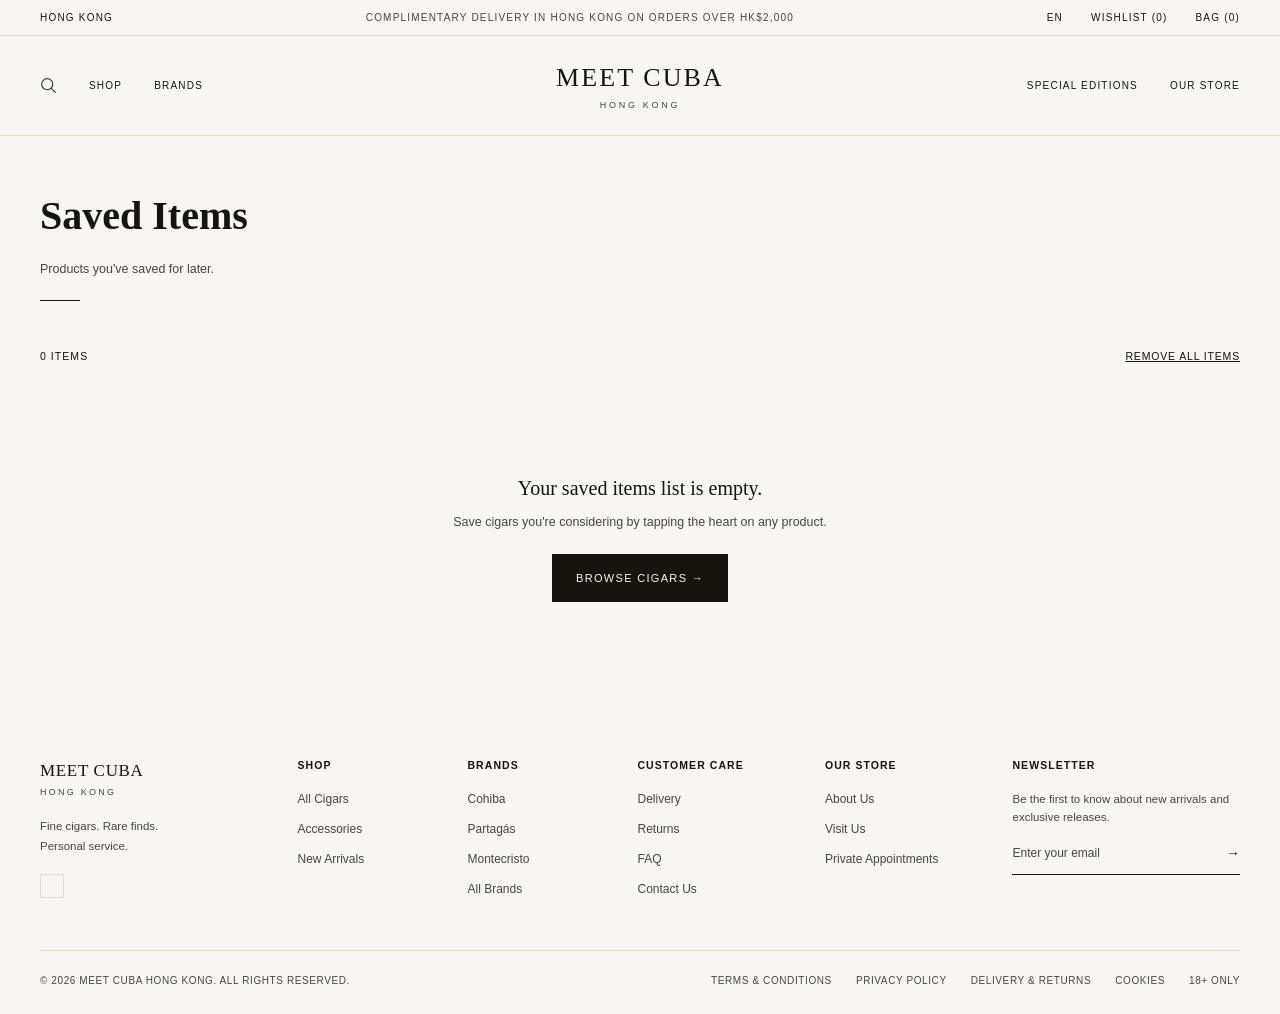
<file: wishlist.html>
<!DOCTYPE html>
<html lang="en">
<head>
<meta charset="UTF-8">
<meta name="viewport" content="width=device-width, initial-scale=1.0">
<title>Saved Items — Meet Cuba, Hong Kong</title>
<link rel="stylesheet" href="mc-footer.css">
<link rel="stylesheet" href="mc-search.css">
<link rel="stylesheet" href="mc-header.css">
<style>
  :root {
    --ink: #17140f;
    --ink-soft: #4a453d;
    --ground: #f8f6f2;
    --ground-alt: #efece5;
    --line: #e2ddd2;
    --placeholder: #eae5da;
    --placeholder-line: #d8d1c1;
    --gold: #8a7440;
  }

  * { box-sizing: border-box; margin: 0; padding: 0; }

  html { overscroll-behavior: none; }

  body {
    overscroll-behavior: none;
    background: var(--ground);
    color: var(--ink);
    font-family: -apple-system, BlinkMacSystemFont, "Helvetica Neue", Arial, sans-serif;
    font-size: 13px;
    line-height: 1.5;
    -webkit-font-smoothing: antialiased;
  }

  a { color: inherit; text-decoration: none; }
  button { font: inherit; color: inherit; background: none; border: none; cursor: pointer; }

  .u-label {
    text-transform: uppercase;
    letter-spacing: 0.12em;
    font-size: 10px;
  }

  section { padding: 0 40px; }

  .btn {
    display: inline-flex;
    align-items: center;
    justify-content: center;
    gap: 8px;
    letter-spacing: 0.12em;
    font-size: 11px;
    padding: 16px 24px;
    transition: opacity 0.2s ease;
  }
  .btn:hover { opacity: 0.8; }
  .btn--primary { background: var(--ink); color: var(--ground); }

  .text-link {
    letter-spacing: 0.1em;
    font-size: 10.5px;
    display: inline-flex;
    align-items: center;
    gap: 6px;
    transition: opacity 0.2s ease;
  }
  .text-link:hover { opacity: 0.65; }

  /* Wishlist header */
  .wishlist-header { padding-top: 50px; padding-bottom: 30px; }
  .wishlist-header__title {
    font-family: Georgia, "Times New Roman", serif;
    font-size: 40px;
    margin-bottom: 14px;
  }
  .wishlist-header__intro { color: var(--ink-soft); font-size: 12.5px; margin-bottom: 22px; }
  .wishlist-header__rule { width: 40px; height: 1px; background: var(--ink); margin-bottom: 18px; }

  .wishlist-count-row {
    display: flex;
    align-items: center;
    justify-content: space-between;
    padding-bottom: 28px;
  }
  .wishlist-count-row__count { letter-spacing: 0.1em; font-size: 10.5px; }
  .wishlist-count-row__clear { letter-spacing: 0.08em; font-size: 10.5px; text-decoration: underline; }
  .wishlist-count-row__clear:hover { opacity: 0.65; }

  /* Grid */
  .wishlist-grid {
    display: grid;
    grid-template-columns: repeat(4, 1fr);
    gap: 28px 20px;
    padding-bottom: 36px;
  }

  .wishlist-card { position: relative; }
  .wishlist-card__remove {
    position: absolute;
    top: 12px; right: 12px;
    width: 26px; height: 26px;
    display: flex;
    align-items: center;
    justify-content: center;
    background: var(--ground);
    border: 1px solid var(--line);
    z-index: 1;
  }
  .wishlist-card__image {
    aspect-ratio: 1 / 1;
    background: var(--placeholder);
    border: 1px solid var(--placeholder-line);
    margin-bottom: 14px;
    display: flex;
    align-items: center;
    justify-content: center;
  }
  .wishlist-card__image-mark { width: 30%; aspect-ratio: 1; border: 1px solid var(--placeholder-line); }
  .wishlist-card__brand { letter-spacing: 0.1em; font-size: 10.5px; font-weight: 600; margin-bottom: 4px; }
  .wishlist-card__name {
    font-family: Georgia, "Times New Roman", serif;
    font-size: 17px;
    margin-bottom: 4px;
  }
  .wishlist-card__spec { color: var(--ink-soft); font-size: 10.5px; margin-bottom: 8px; }
  .wishlist-card__price { font-size: 12.5px; letter-spacing: 0.02em; margin-bottom: 14px; }

  .wishlist-card__row { display: flex; align-items: center; gap: 10px; }
  .wishlist-card__add {
    flex: 1;
    background: var(--ink);
    color: var(--ground);
    padding: 13px;
    letter-spacing: 0.1em;
    font-size: 10.5px;
    text-align: center;
    transition: opacity 0.2s ease;
  }
  .wishlist-card__add:hover { opacity: 0.8; }
  .wishlist-card__more {
    width: 42px; height: 42px;
    flex: none;
    border: 1px solid var(--line);
    display: flex;
    align-items: center;
    justify-content: center;
    font-size: 13px;
  }

  .wishlist-card__unavailable {
    width: 100%;
    border: 1px solid var(--line);
    color: var(--ink-soft);
    padding: 13px;
    letter-spacing: 0.1em;
    font-size: 10.5px;
    text-align: center;
    margin-bottom: 8px;
  }
  .wishlist-card__contact {
    display: block;
    text-align: center;
    text-decoration: underline;
    font-size: 10.5px;
    letter-spacing: 0.05em;
    color: var(--ink-soft);
  }
  .wishlist-card__contact:hover { opacity: 0.65; }

  /* Empty state */
  .wishlist-empty { display: none; text-align: center; padding: 80px 0 100px; }
  .wishlist-empty__title { font-family: Georgia, "Times New Roman", serif; font-size: 20px; margin-bottom: 10px; }
  .wishlist-empty__copy { color: var(--ink-soft); font-size: 12.5px; margin-bottom: 22px; }

  /* Note */
  .wishlist-note {
    display: flex;
    align-items: center;
    justify-content: center;
    gap: 8px;
    padding: 24px 0 60px;
    border-top: 1px solid var(--line);
    color: var(--ink-soft);
    font-size: 11.5px;
  }
  .wishlist-note__icon {
    width: 16px; height: 16px;
    flex: none;
    border-radius: 50%;
    border: 1px solid var(--placeholder-line);
    display: flex;
    align-items: center;
    justify-content: center;
    font-size: 10px;
  }

  /* Bag toggle */
  .bag-toggle { cursor: pointer; }

  /* Cart drawer */
  body.cart-open { overflow: hidden; }

  .cart-overlay {
    position: fixed;
    inset: 0;
    background: rgba(23, 20, 15, 0.45);
    opacity: 0;
    pointer-events: none;
    transition: opacity 0.3s ease;
    z-index: 900;
  }
  body.cart-open .cart-overlay { opacity: 1; pointer-events: auto; }

  .cart-drawer {
    position: fixed;
    top: 0; right: 0;
    height: 100vh;
    width: 460px;
    max-width: 92vw;
    background: var(--ground);
    border-left: 1px solid var(--line);
    transform: translateX(100%);
    transition: transform 0.35s ease;
    z-index: 901;
    display: flex;
    flex-direction: column;
  }
  body.cart-open .cart-drawer { transform: translateX(0); }

  .cart-drawer__header {
    display: flex;
    align-items: center;
    justify-content: space-between;
    padding: 40px 40px 0;
  }
  .cart-drawer__title {
    font-family: Georgia, "Times New Roman", serif;
    text-transform: uppercase;
    letter-spacing: 0.04em;
    font-size: 24px;
  }
  .cart-drawer__close { font-size: 20px; line-height: 1; padding: 4px; }
  .cart-drawer__count {
    padding: 10px 40px 20px;
    margin-top: 6px;
    border-bottom: 1px solid var(--line);
    color: var(--ink-soft);
    letter-spacing: 0.1em;
    font-size: 10.5px;
  }
  .cart-drawer__items { flex: 1; overflow-y: auto; padding: 0 40px; }
  .cart-empty { padding: 60px 0; text-align: center; color: var(--ink-soft); font-size: 12px; }

  .cart-item { display: flex; gap: 20px; padding: 26px 0; border-bottom: 1px solid var(--line); }
  .cart-item__image {
    width: 110px; height: 110px; flex: none;
    background: var(--placeholder);
    border: 1px solid var(--placeholder-line);
    display: flex; align-items: center; justify-content: center;
  }
  .cart-item__image-mark { width: 30%; aspect-ratio: 1; border: 1px solid var(--placeholder-line); }
  .cart-item__body { flex: 1; display: flex; flex-direction: column; }
  .cart-item__brand { letter-spacing: 0.1em; font-size: 10px; font-weight: 600; margin-bottom: 6px; }
  .cart-item__name { font-family: Georgia, "Times New Roman", serif; font-size: 17px; margin-bottom: 4px; }
  .cart-item__spec { color: var(--ink-soft); font-size: 11px; margin-bottom: 16px; }
  .cart-item__row { display: flex; align-items: center; justify-content: space-between; margin-bottom: 12px; }
  .cart-item__price { font-size: 13px; }
  .cart-item__remove {
    align-self: flex-start;
    font-size: 10.5px;
    letter-spacing: 0.05em;
    text-decoration: underline;
    color: var(--ink-soft);
  }

  .cart-qty { display: flex; align-items: center; border: 1px solid var(--line); }
  .cart-qty__btn { width: 28px; height: 28px; display: flex; align-items: center; justify-content: center; font-size: 13px; }
  .cart-qty__value { width: 30px; text-align: center; font-size: 12px; }

  .cart-drawer__footer { padding: 22px 40px 32px; border-top: 1px solid var(--line); }
  .cart-drawer__footer .btn { width: 100%; flex: none; }
  .cart-subtotal-row {
    display: flex; justify-content: space-between;
    letter-spacing: 0.08em; font-size: 12px; font-weight: 600;
    margin-bottom: 20px;
  }
  .cart-delivery {
    display: flex; align-items: center; justify-content: space-between;
    font-size: 11px; color: var(--ink-soft); margin-bottom: 10px;
  }
  .cart-progress { height: 2px; background: var(--line); margin-bottom: 22px; }
  .cart-progress__fill { height: 100%; width: 0%; background: var(--ink); transition: width 0.3s ease; }
  .btn--outline-full {
    display: block;
    width: 100%;
    text-align: center;
    border: 1px solid var(--ink);
    padding: 15px;
    letter-spacing: 0.12em;
    font-size: 11px;
    margin-top: 12px;
    transition: opacity 0.2s ease;
  }
  .btn--outline-full:hover { opacity: 0.7; }
  .cart-secure {
    display: flex; align-items: center; justify-content: center; gap: 6px;
    margin-top: 16px;
    color: var(--ink-soft);
    font-size: 10px;
    letter-spacing: 0.05em;
  }
</style>
</head>
<body>

  <div id="site-header"></div>
  <script src="mc-header.js"></script>

  <div id="site-search"></div>

  <section class="wishlist-header">
    <h1 class="wishlist-header__title">Saved Items</h1>
    <p class="wishlist-header__intro">Products you've saved for later.</p>
    <div class="wishlist-header__rule"></div>
  </section>

  <section>
    <div class="wishlist-count-row">
      <span class="wishlist-count-row__count" id="wishlistCount">0 ITEMS</span>
      <button class="wishlist-count-row__clear" id="wishlistClearAll" type="button">REMOVE ALL ITEMS</button>
    </div>

    <div class="wishlist-grid" id="wishlistGrid"></div>

    <div class="wishlist-empty" id="wishlistEmpty">
      <p class="wishlist-empty__title">Your saved items list is empty.</p>
      <p class="wishlist-empty__copy">Save cigars you're considering by tapping the heart on any product.</p>
      <a class="btn btn--primary" href="shop.html">BROWSE CIGARS →</a>
    </div>

    <div class="wishlist-note" id="wishlistNote" style="display:none;">
      <span class="wishlist-note__icon">i</span>
      <span>Saved items are stored on this device.</span>
    </div>
  </section>

  <div id="site-footer"></div>

  <div class="cart-overlay" id="cartOverlay"></div>
  <aside class="cart-drawer" id="cartDrawer">
    <div class="cart-drawer__header">
      <h2 class="cart-drawer__title">Your Bag</h2>
      <button class="cart-drawer__close" id="cartClose" type="button" aria-label="Close bag">×</button>
    </div>
    <div class="cart-drawer__count" id="cartItemsLabel">0 ITEMS</div>
    <div class="cart-drawer__items" id="cartItems"></div>
    <div class="cart-drawer__footer">
      <div class="cart-subtotal-row">
        <span>SUBTOTAL</span>
        <span id="cartSubtotal">HK$0</span>
      </div>
      <div class="cart-delivery">
        <span id="cartDeliveryText">Add HK$2,000 more for free delivery</span>
        <span id="cartDeliveryCheck" style="display:none;">✓</span>
      </div>
      <div class="cart-progress"><div class="cart-progress__fill" id="cartProgressFill"></div></div>
      <a class="btn btn--primary" href="#">CHECKOUT</a>
      <a class="btn--outline-full" href="#">VIEW BAG</a>
      <div class="cart-secure">🔒 Secure checkout</div>
    </div>
  </aside>
  <script src="mc-cart.js"></script>
  <script src="mc-wishlist.js"></script>
  <script src="mc-footer.js"></script>
  <script src="mc-search.js"></script>
</body>
</html>
</file>
<file: mc-footer.css>
/* Footer (shared across all pages — see footer.js) */
.footer { padding: 56px 40px 26px; }
.footer__top {
  display: grid;
  grid-template-columns: 1.3fr 0.8fr 0.8fr 0.9fr 0.9fr 1.3fr;
  gap: 30px;
  padding-bottom: 40px;
}
.footer__brand-name {
  font-family: Georgia, "Times New Roman", serif;
  font-size: 17px;
  letter-spacing: 0.04em;
}
.footer__brand-sub { font-size: 9px; letter-spacing: 0.25em; color: var(--ink-soft); margin: 2px 0 18px; }
.footer__brand-copy { color: var(--ink-soft); font-size: 11.5px; line-height: 1.7; margin-bottom: 18px; }
.footer__social { width: 24px; height: 24px; border: 1px solid var(--line); }
.footer__col-title { letter-spacing: 0.1em; font-size: 10.5px; font-weight: 600; margin-bottom: 16px; }
.footer__col-link { display: block; color: var(--ink-soft); font-size: 12px; margin-bottom: 12px; }
.footer__newsletter-copy { color: var(--ink-soft); font-size: 11.5px; line-height: 1.6; margin-bottom: 16px; }
.footer__newsletter-form { display: flex; border-bottom: 1px solid var(--ink); padding-bottom: 10px; }
.footer__newsletter-input {
  flex: 1;
  border: none;
  background: none;
  font-size: 12px;
  color: var(--ink);
  outline: none;
}
.footer__newsletter-input::placeholder { color: var(--ink-soft); }
.footer__newsletter-submit { font-size: 14px; }

.footer__bottom {
  display: flex;
  align-items: center;
  justify-content: space-between;
  padding-top: 22px;
  border-top: 1px solid var(--line);
  color: var(--ink-soft);
  letter-spacing: 0.06em;
  font-size: 10px;
}
.footer__bottom-links { display: flex; gap: 24px; }
</file>
<file: mc-search.css>
/* Search overlay (shared across all pages — see search.js) */
body.search-open { overflow: hidden; }

.search-overlay {
  position: fixed;
  left: 0; right: 0; bottom: 0;
  z-index: 850;
  display: none;
}
body.search-open .search-overlay { display: block; }

.search-overlay__backdrop {
  position: absolute;
  inset: 0;
  background: rgba(23, 20, 15, 0.45);
}

.search-overlay__panel {
  position: relative;
  background: var(--ground);
  border-bottom: 1px solid var(--line);
  padding: 44px 40px 50px;
  max-height: 82vh;
  overflow-y: auto;
}

.search-overlay__title {
  font-family: Georgia, "Times New Roman", serif;
  font-size: 34px;
  margin-bottom: 24px;
}

.search-overlay__field {
  display: flex;
  align-items: center;
  gap: 14px;
  border: 1px solid var(--ink);
  padding: 16px 20px;
  margin-bottom: 40px;
}
.search-overlay__icon-search {
  flex: none;
  width: 17px;
  height: 17px;
  background-image: url("data:image/svg+xml,%3Csvg xmlns='http://www.w3.org/2000/svg' viewBox='0 0 20 20' fill='none'%3E%3Ccircle cx='8.5' cy='8.5' r='6.5' stroke='%234a453d' stroke-width='1.4'/%3E%3Cline x1='13.3' y1='13.3' x2='18' y2='18' stroke='%234a453d' stroke-width='1.4' stroke-linecap='round'/%3E%3C/svg%3E");
  background-repeat: no-repeat;
  background-position: center;
  background-size: contain;
}
.search-overlay__input {
  flex: 1;
  border: none;
  background: none;
  font-family: Georgia, "Times New Roman", serif;
  font-size: 18px;
  color: var(--ink);
  outline: none;
}
.search-overlay__input::placeholder { color: var(--ink-soft); font-family: inherit; }
.search-overlay__clear {
  flex: none;
  font-size: 16px;
  color: var(--ink-soft);
  cursor: pointer;
  display: none;
}
.search-overlay__field--has-value .search-overlay__clear { display: block; }

.search-overlay__results {
  display: grid;
  grid-template-columns: 1.6fr 1fr 0.95fr;
  gap: 50px;
}

.search-overlay__col-label {
  letter-spacing: 0.1em;
  font-size: 10.5px;
  color: var(--ink-soft);
  padding-bottom: 14px;
  border-bottom: 1px solid var(--line);
  margin-bottom: 4px;
}

.search-result {
  display: flex;
  align-items: center;
  gap: 16px;
  padding: 16px 0;
  border-bottom: 1px solid var(--line);
  transition: opacity 0.2s ease;
}
.search-result:hover { opacity: 0.65; }
.search-result__image {
  width: 56px; height: 56px;
  flex: none;
  background: var(--placeholder);
  border: 1px solid var(--placeholder-line);
  display: flex; align-items: center; justify-content: center;
}
.search-result__image-mark { width: 30%; aspect-ratio: 1; border: 1px solid var(--placeholder-line); }
.search-result__body { flex: 1; min-width: 0; display: flex; flex-direction: column; }
.search-result__brand { display: block; letter-spacing: 0.08em; font-size: 9.5px; font-weight: 600; margin-bottom: 3px; }
.search-result__name { display: block; font-family: Georgia, "Times New Roman", serif; font-size: 15px; margin-bottom: 3px; }
.search-result__spec { display: block; color: var(--ink-soft); font-size: 10.5px; margin-bottom: 4px; }
.search-result__price { display: block; font-size: 11.5px; }
.search-result__arrow { flex: none; color: var(--ink-soft); font-size: 14px; }

.search-brand-result {
  display: flex;
  align-items: center;
  gap: 14px;
  padding: 14px 0;
  border-bottom: 1px solid var(--line);
  transition: opacity 0.2s ease;
}
.search-brand-result:hover { opacity: 0.65; }
.search-brand-result__icon {
  width: 38px; height: 38px;
  flex: none;
  border-radius: 50%;
  border: 1px solid var(--placeholder-line);
  background: var(--placeholder);
}
.search-brand-result__name { flex: 1; font-family: Georgia, "Times New Roman", serif; font-size: 14px; }
.search-brand-result__arrow { flex: none; color: var(--ink-soft); font-size: 14px; }

.search-overlay__viewall {
  display: inline-flex;
  align-items: center;
  gap: 8px;
  letter-spacing: 0.1em;
  font-size: 10.5px;
  text-decoration: underline;
  margin-top: 18px;
}

.search-suggest-list { list-style: none; margin-bottom: 30px; }
.search-suggest-list:last-child { margin-bottom: 0; }
.search-suggest-list__item { margin-bottom: 4px; }
.search-suggest-list__link {
  display: block;
  padding: 7px 0;
  font-size: 12.5px;
  text-decoration: underline;
  color: var(--ink-soft);
  transition: color 0.2s ease;
}
.search-suggest-list__link:hover { color: var(--ink); }

.search-overlay__empty { color: var(--ink-soft); font-size: 12px; padding: 20px 0; }
</file>
<file: mc-header.css>
/* Topbar + Nav (shared across all pages — see header.js) */
.topbar {
  display: flex;
  align-items: center;
  justify-content: space-between;
  padding: 10px 40px;
  border-bottom: 1px solid var(--line);
}
.topbar__left, .topbar__right { display: flex; align-items: center; gap: 28px; }
.topbar__center { color: var(--ink-soft); }

.nav {
  display: grid;
  grid-template-columns: 1fr auto 1fr;
  align-items: center;
  padding: 22px 40px;
  border-bottom: 1px solid var(--line);
}
.nav__links { display: flex; align-items: center; gap: 32px; }
.nav__links--left { justify-content: flex-start; }
.nav__search-toggle {
  width: 17px;
  height: 17px;
  padding: 0;
  border: none;
  cursor: pointer;
  background-color: transparent;
  background-image: url("data:image/svg+xml,%3Csvg xmlns='http://www.w3.org/2000/svg' viewBox='0 0 20 20' fill='none'%3E%3Ccircle cx='8.5' cy='8.5' r='6.5' stroke='%2317140f' stroke-width='1.4'/%3E%3Cline x1='13.3' y1='13.3' x2='18' y2='18' stroke='%2317140f' stroke-width='1.4' stroke-linecap='round'/%3E%3C/svg%3E");
  background-repeat: no-repeat;
  background-position: center;
  background-size: contain;
  opacity: 0.85;
  transition: opacity 0.2s ease;
}
.nav__search-toggle:hover { opacity: 1; }
.nav__links--right { justify-content: flex-end; }
.nav__link { position: relative; }
.nav__link--active::after {
  content: "";
  position: absolute;
  left: 0; right: 0; bottom: -6px;
  height: 1px;
  background: var(--ink);
}
.nav__logo { display: block; text-align: center; }
.nav__logo-main {
  font-family: Georgia, "Times New Roman", serif;
  font-size: 26px;
  letter-spacing: 0.08em;
}
.nav__logo-sub {
  font-size: 9px;
  letter-spacing: 0.3em;
  color: var(--ink-soft);
  margin-top: 2px;
}
</file>
<file: policy.css>
/* Policy pages (Privacy, Terms, Delivery & Returns, Cookies) — shared chrome, see policy.js */

/* Policy header */
.policy-header { padding-top: 50px; padding-bottom: 40px; }
.policy-header__title {
  font-family: Georgia, "Times New Roman", serif;
  font-size: 44px;
  margin-bottom: 14px;
}
.policy-header__updated { color: var(--ink-soft); font-size: 12px; margin-bottom: 26px; }
.policy-header__intro { max-width: 900px; }
.policy-header__intro p { color: var(--ink-soft); font-size: 12.5px; line-height: 1.8; margin-bottom: 14px; }
.policy-header__intro p:last-child { margin-bottom: 0; }

/* Layout */
.policy-layout {
  display: grid;
  grid-template-columns: 220px 1fr;
  gap: 60px;
  padding-top: 30px;
  padding-bottom: 60px;
}

/* TOC */
.policy-toc__label {
  letter-spacing: 0.12em;
  font-size: 10px;
  color: var(--ink-soft);
  margin-bottom: 18px;
}
.policy-toc { position: sticky; top: 40px; }
.policy-toc__list { list-style: none; }
.policy-toc__item { margin-bottom: 4px; }
.policy-toc__link {
  display: block;
  padding: 8px 0 8px 14px;
  border-left: 1px solid var(--line);
  color: var(--ink-soft);
  font-size: 12px;
  transition: color 0.2s ease, border-color 0.2s ease;
}
.policy-toc__link:hover { color: var(--ink); }
.policy-toc__link--active {
  color: var(--ink);
  font-weight: 600;
  border-left: 1px solid var(--ink);
}

/* Content */
.policy-section { padding: 34px 0; border-top: 1px solid var(--line); }
.policy-section:first-child { padding-top: 0; border-top: none; }
.policy-section__title {
  font-family: Georgia, "Times New Roman", serif;
  font-variant: small-caps;
  letter-spacing: 0.02em;
  font-size: 19px;
  margin-bottom: 14px;
  scroll-margin-top: 40px;
}
.policy-section__subtitle {
  font-size: 12px;
  font-weight: 700;
  letter-spacing: 0.02em;
  margin: 18px 0 8px;
}
.policy-section p { color: var(--ink-soft); font-size: 12.5px; line-height: 1.8; margin-bottom: 12px; }
.policy-section p:last-child { margin-bottom: 0; }
.policy-section ul { margin: 0 0 14px 18px; }
.policy-section ul:last-child { margin-bottom: 0; }
.policy-section li { color: var(--ink-soft); font-size: 12.5px; line-height: 1.8; }
.policy-section strong { color: var(--ink); font-weight: 600; }
.policy-contact {
  display: flex;
  align-items: center;
  gap: 10px;
  margin-top: 16px;
  font-size: 12.5px;
}
.policy-contact__icon { width: 18px; height: 18px; flex: none; border: 1px solid var(--placeholder-line); }

/* Accordion (details/summary) */
.policy-accordion { margin-top: 4px; }
.policy-accordion__summary {
  display: flex;
  align-items: center;
  justify-content: space-between;
  gap: 12px;
  list-style: none;
  cursor: pointer;
  padding: 2px 0;
  font-size: 12.5px;
  text-decoration: underline;
  color: var(--ink-soft);
  transition: color 0.2s ease;
}
.policy-accordion__summary::-webkit-details-marker { display: none; }
.policy-accordion__summary:hover { color: var(--ink); }
.policy-accordion__chevron {
  flex: none;
  width: 11px;
  height: 11px;
  font-size: 0;
  color: transparent;
  background-image: url("data:image/svg+xml,%3Csvg xmlns='http://www.w3.org/2000/svg' viewBox='0 0 16 16' fill='none'%3E%3Cpath d='M4 6l4 4 4-4' stroke='%234a453d' stroke-width='1.5' stroke-linecap='round' stroke-linejoin='round'/%3E%3C/svg%3E");
  background-repeat: no-repeat;
  background-position: center;
  background-size: contain;
  text-decoration: none;
  transition: transform 0.2s ease, background-image 0.2s ease;
}
.policy-accordion__summary:hover .policy-accordion__chevron {
  background-image: url("data:image/svg+xml,%3Csvg xmlns='http://www.w3.org/2000/svg' viewBox='0 0 16 16' fill='none'%3E%3Cpath d='M4 6l4 4 4-4' stroke='%2317140f' stroke-width='1.5' stroke-linecap='round' stroke-linejoin='round'/%3E%3C/svg%3E");
}
.policy-accordion[open] .policy-accordion__chevron { transform: rotate(180deg); }
.policy-accordion__body { padding-top: 14px; }
.policy-accordion__body > *:last-child { margin-bottom: 0; }

/* Table (Cookie Policy inventory) */
.policy-table { width: 100%; border-collapse: collapse; margin: 4px 0 14px; font-size: 12px; }
.policy-table th, .policy-table td { text-align: left; padding: 10px 12px; border-bottom: 1px solid var(--line); color: var(--ink-soft); }
.policy-table th {
  color: var(--ink);
  font-weight: 600;
  letter-spacing: 0.05em;
  font-size: 10px;
  text-transform: uppercase;
  border-bottom: 1px solid var(--ink);
}
</file>
